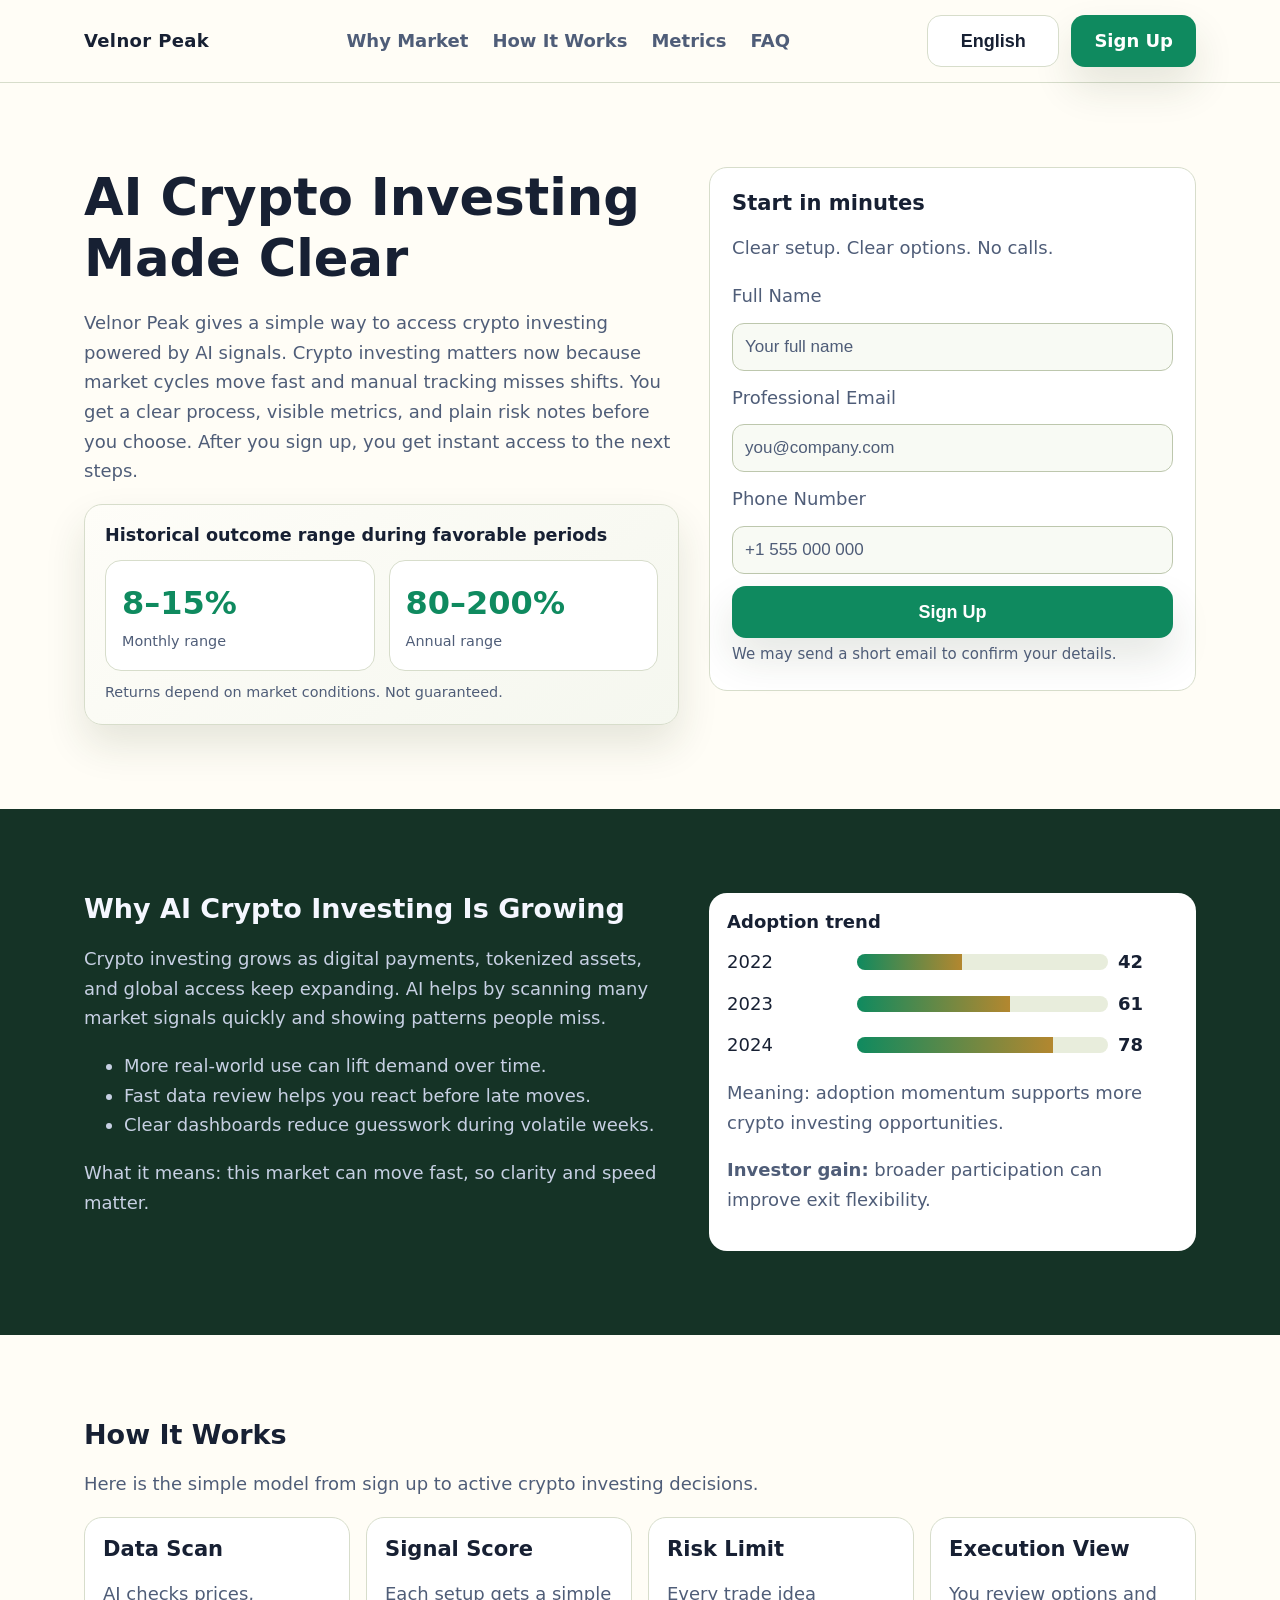
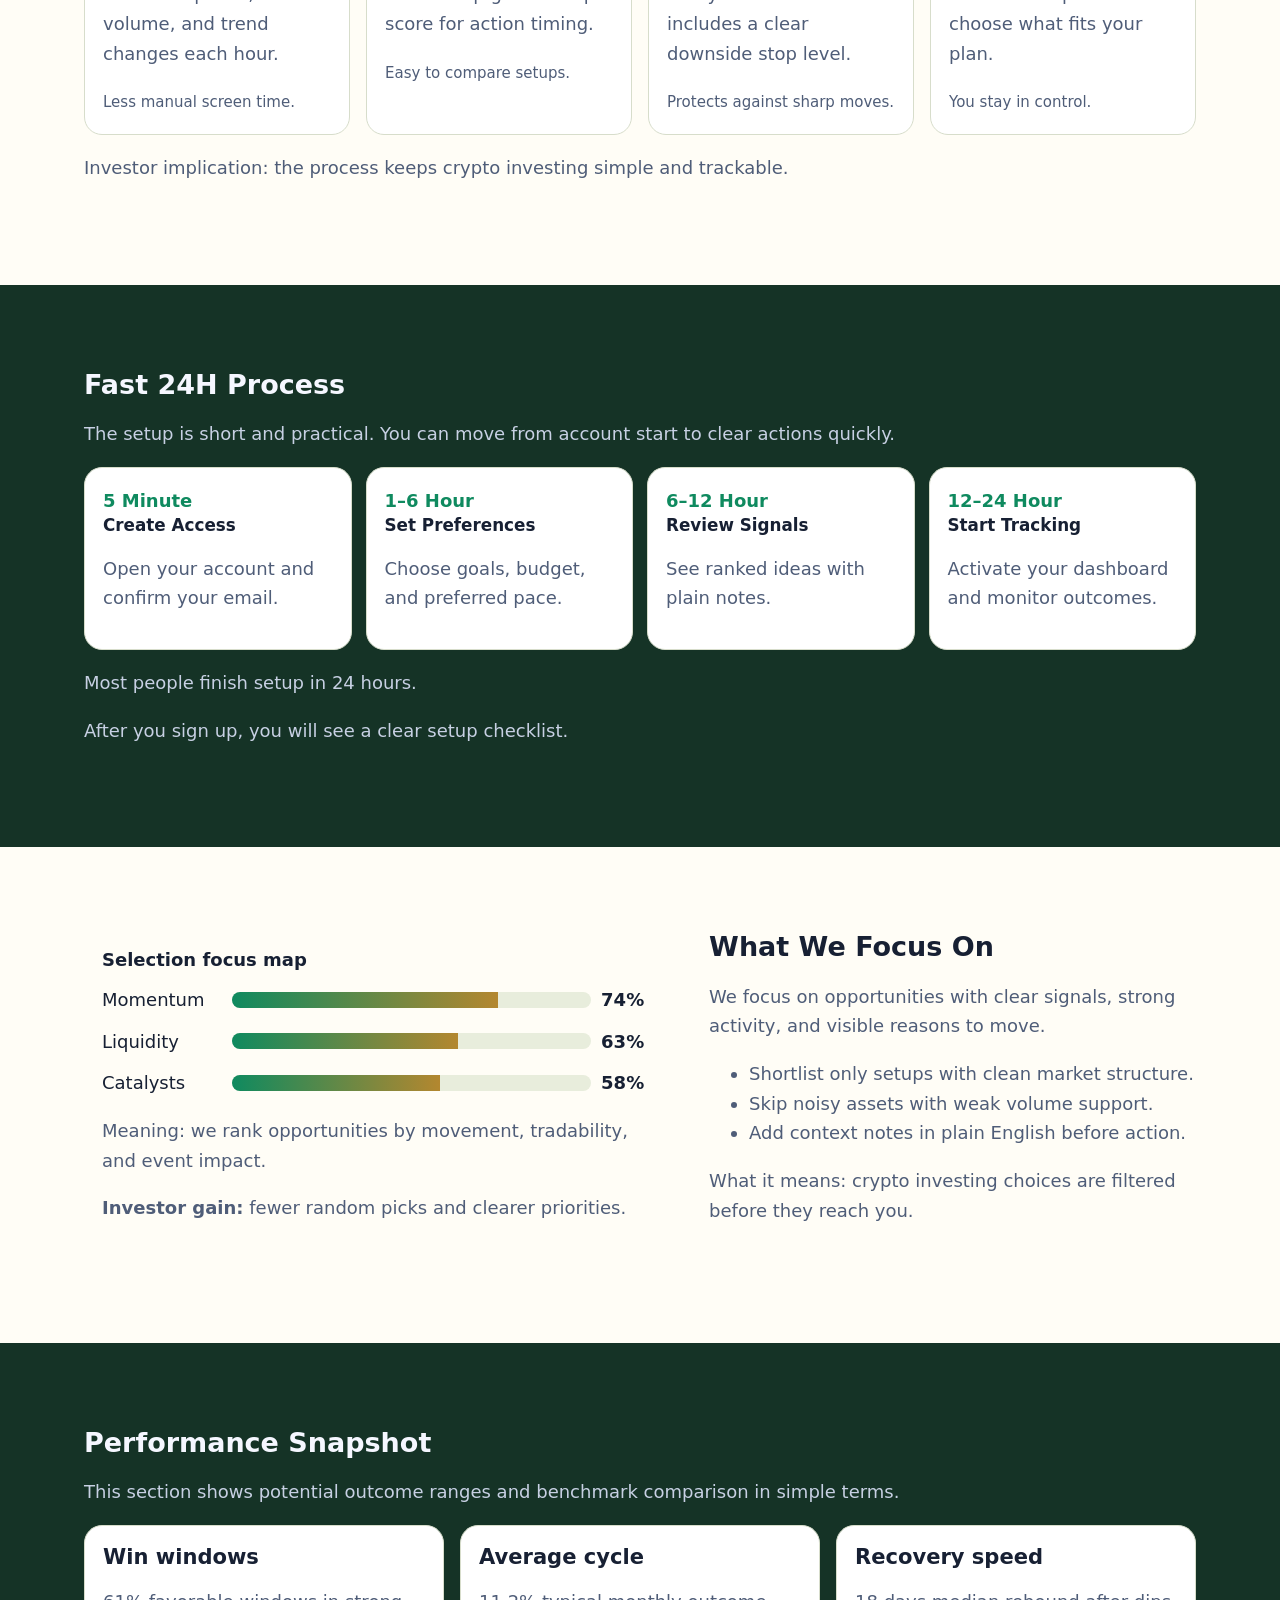
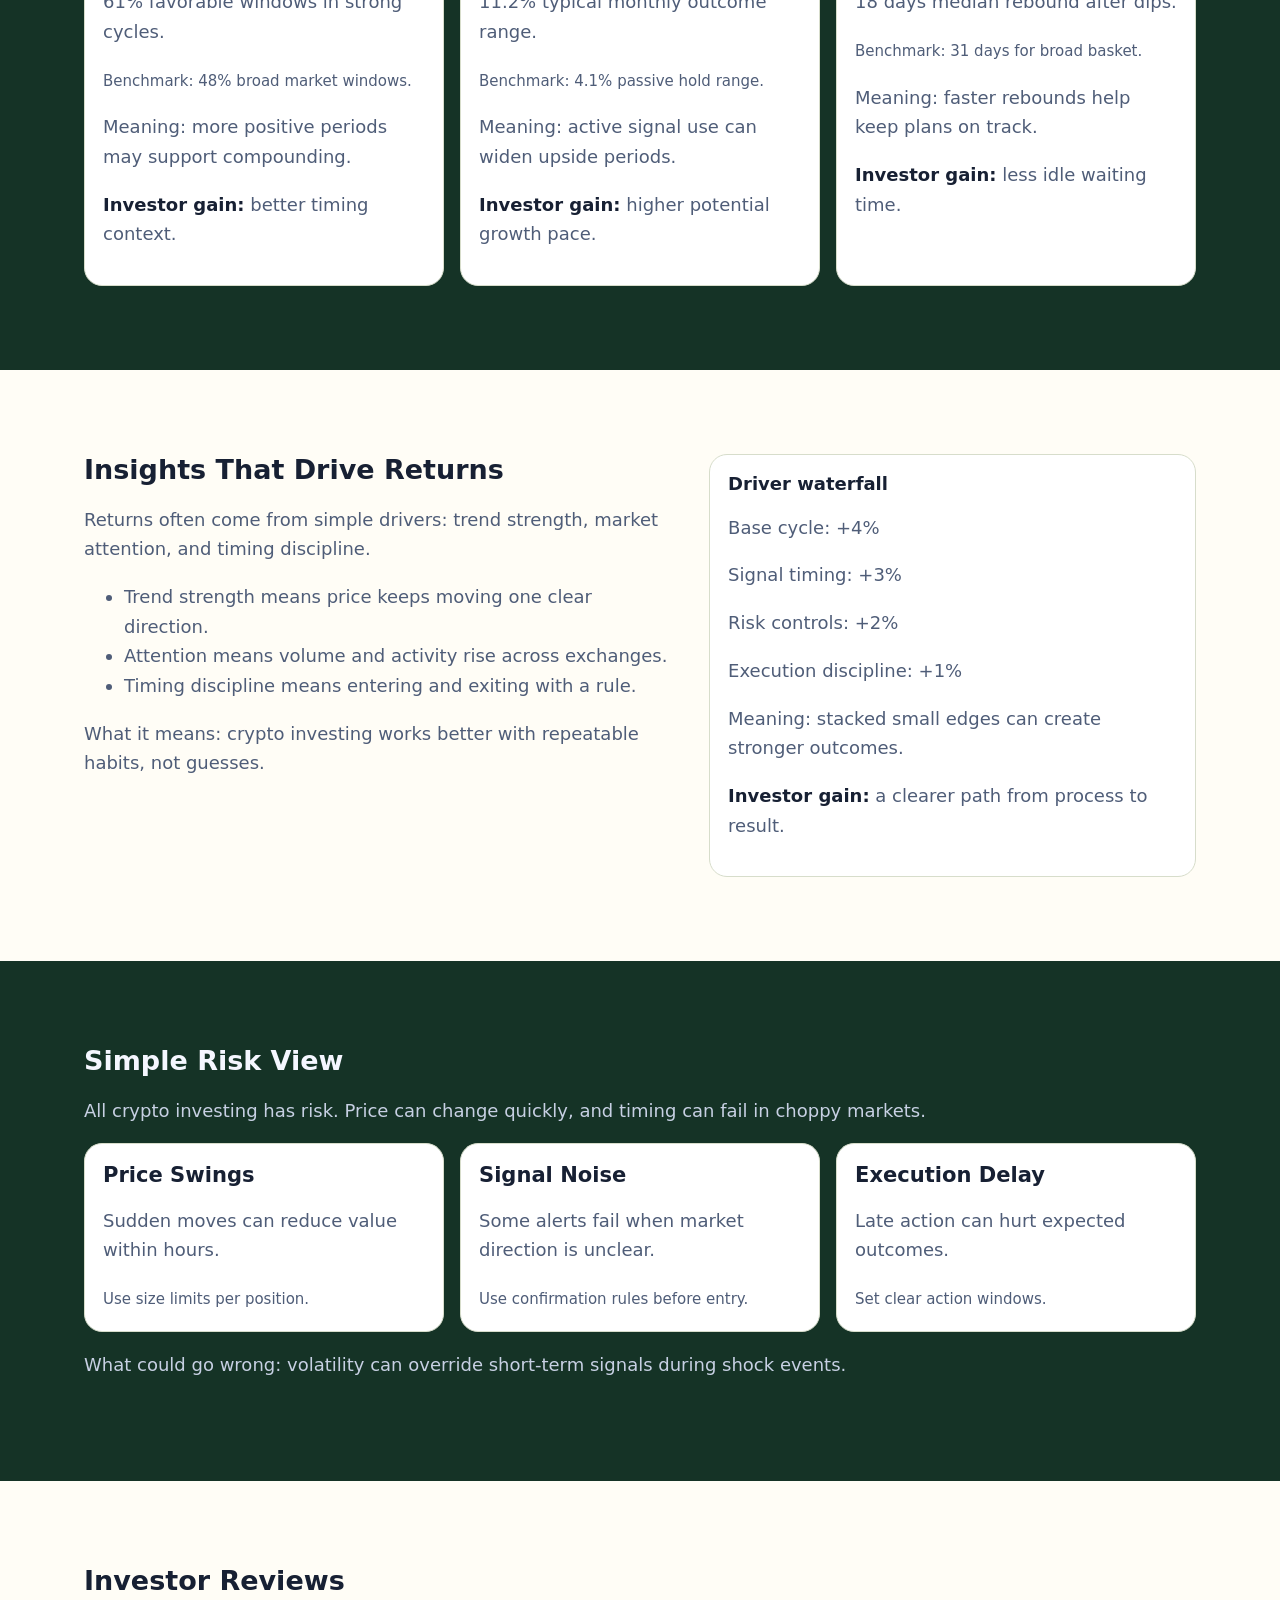
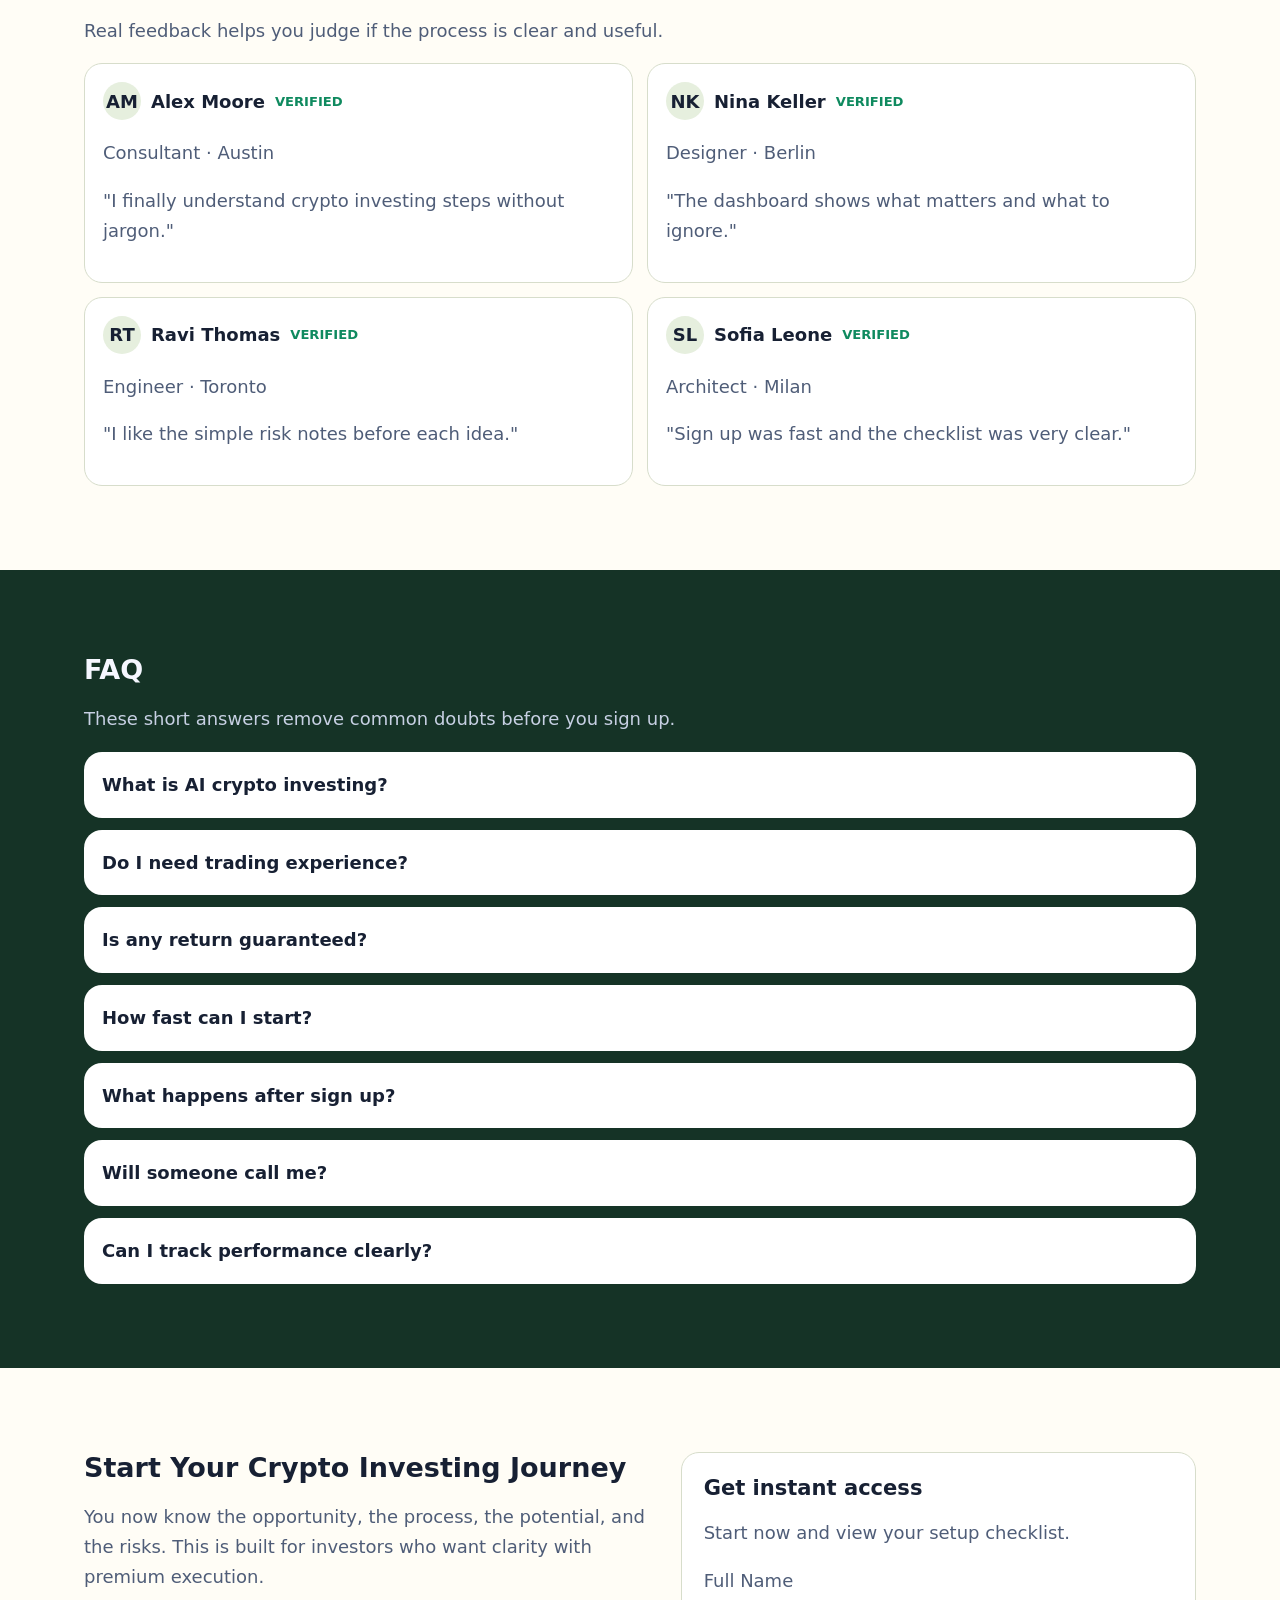
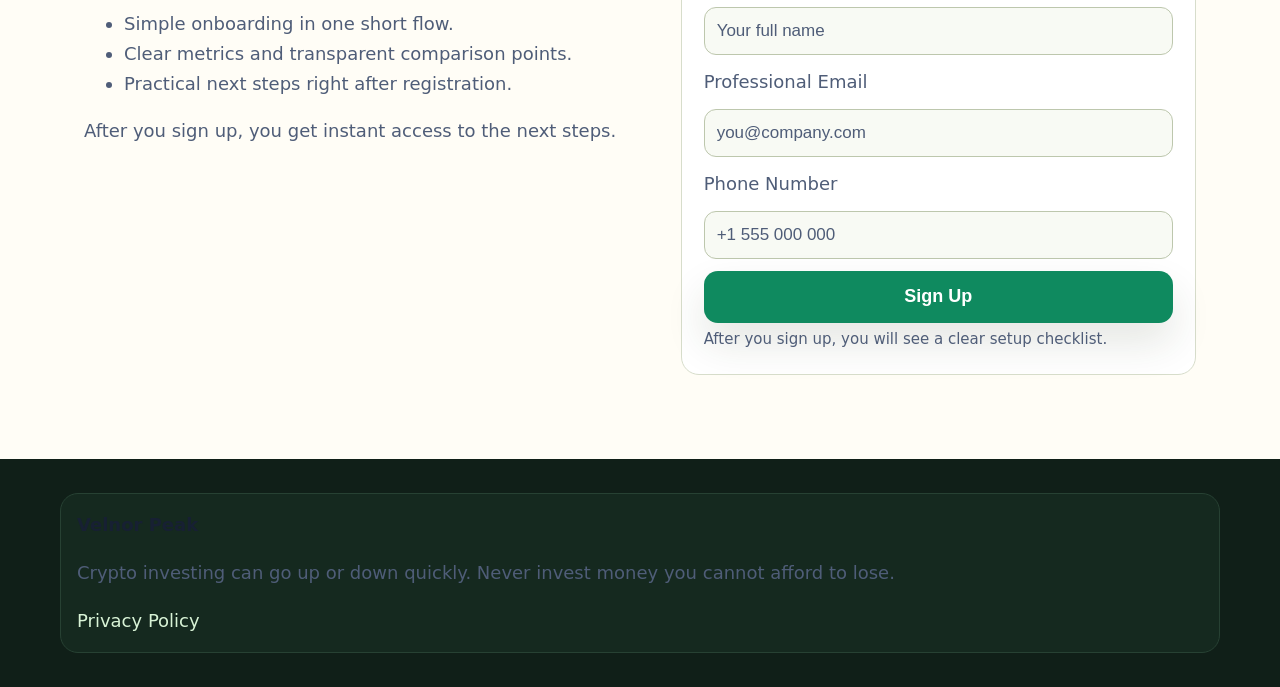
<file: index.html>
<!doctype html>
<html lang="en">
<head>
  <meta charset="UTF-8">
  <meta name="viewport" content="width=device-width, initial-scale=1.0">
  <title>Velnor Peak | AI Crypto Investing for Clear Growth (English)</title>
  <meta name="description" content="English page in English: clear crypto investing steps, risks, metrics, and sign up flow within 24 hours.">
  <link rel="canonical" href="https://velnorpeak.com/">
  <link rel="alternate" hreflang="en" href="https://velnorpeak.com/index.html">
  <link rel="alternate" hreflang="de" href="https://velnorpeak.com/de/index.html">
  <link rel="alternate" hreflang="fr" href="https://velnorpeak.com/fr/index.html">
  <link rel="alternate" hreflang="es" href="https://velnorpeak.com/es/index.html">
  <link rel="alternate" hreflang="it" href="https://velnorpeak.com/it/index.html">
  <link rel="alternate" hreflang="tr" href="https://velnorpeak.com/tr/index.html">
  <link rel="alternate" hreflang="pt" href="https://velnorpeak.com/pt/index.html">
  <link rel="alternate" hreflang="ja" href="https://velnorpeak.com/jp/index.html">
  <link rel="alternate" hreflang="sk" href="https://velnorpeak.com/sk/index.html">
  <link rel="alternate" hreflang="nl-BE" href="https://velnorpeak.com/be/index.html">
  <link rel="alternate" hreflang="x-default" href="https://velnorpeak.com/index.html">
  <meta property="og:title" content="Velnor Peak | AI Crypto Investing for Clear Growth (English)">
  <meta property="og:description" content="English page in English: clear crypto investing steps, risks, metrics, and sign up flow within 24 hours.">
  <meta property="og:type" content="website">
  <meta property="og:url" content="https://velnorpeak.com/">
  <meta property="twitter:card" content="summary_large_image">
  <meta property="twitter:title" content="Velnor Peak | AI Crypto Investing for Clear Growth (English)">
  <meta property="twitter:description" content="English page in English: clear crypto investing steps, risks, metrics, and sign up flow within 24 hours.">
  <link rel="stylesheet" href="assets/style.css">
</head>
<body>
<header class="header">
  <div class="container header-inner">
    <a class="brand" href="index.html">Velnor Peak</a>
    <nav class="nav" aria-label="Primary navigation">
      <a href="#market">Why Market</a><a href="#model">How It Works</a><a href="#metrics">Metrics</a><a href="#faq">FAQ</a>
    </nav>
    <div class="right-tools">
      <div class="lang-wrap">
        <button class="lang-current" aria-expanded="false">English</button>
        <div class="lang-menu">
<a href="index.html"><svg class="flag" viewBox="0 0 20 14" aria-hidden="true"><rect width="20" height="14" fill="#012169"/><rect y="6" width="20" height="2" fill="#fff"/><rect x="9" width="2" height="14" fill="#fff"/></svg>English</a>
<a href="de/index.html"><svg class="flag" viewBox="0 0 20 14" aria-hidden="true"><rect width="20" height="4.7" fill="#111"/><rect y="4.7" width="20" height="4.7" fill="#d00"/><rect y="9.4" width="20" height="4.6" fill="#ffce00"/></svg>Deutsch</a>
<a href="fr/index.html"><svg class="flag" viewBox="0 0 20 14" aria-hidden="true"><rect width="6.6" height="14" fill="#0055a4"/><rect x="6.6" width="6.8" height="14" fill="#fff"/><rect x="13.4" width="6.6" height="14" fill="#ef4135"/></svg>Français</a>
<a href="es/index.html"><svg class="flag" viewBox="0 0 20 14" aria-hidden="true"><rect width="20" height="14" fill="#aa151b"/><rect y="4" width="20" height="6" fill="#f1bf00"/></svg>Español</a>
<a href="it/index.html"><svg class="flag" viewBox="0 0 20 14" aria-hidden="true"><rect width="6.6" height="14" fill="#009246"/><rect x="6.6" width="6.8" height="14" fill="#fff"/><rect x="13.4" width="6.6" height="14" fill="#ce2b37"/></svg>Italiano</a>
<a href="tr/index.html"><svg class="flag" viewBox="0 0 20 14" aria-hidden="true"><rect width="20" height="14" fill="#e30a17"/><circle cx="8" cy="7" r="3.2" fill="#fff"/><circle cx="8.8" cy="7" r="2.5" fill="#e30a17"/></svg>Türkçe</a>
<a href="pt/index.html"><svg class="flag" viewBox="0 0 20 14" aria-hidden="true"><rect width="8" height="14" fill="#046a38"/><rect x="8" width="12" height="14" fill="#da291c"/></svg>Português</a>
<a href="jp/index.html"><svg class="flag" viewBox="0 0 20 14" aria-hidden="true"><rect width="20" height="14" fill="#fff"/><circle cx="10" cy="7" r="3.2" fill="#bc002d"/></svg>日本語</a>
<a href="sk/index.html"><svg class="flag" viewBox="0 0 20 14" aria-hidden="true"><rect width="20" height="4.7" fill="#fff"/><rect y="4.7" width="20" height="4.7" fill="#0b4ea2"/><rect y="9.4" width="20" height="4.6" fill="#ee1c25"/></svg>Slovak</a>
<a href="be/index.html"><svg class="flag" viewBox="0 0 20 14" aria-hidden="true"><rect width="6.6" height="14" fill="#000"/><rect x="6.6" width="6.8" height="14" fill="#ffd90c"/><rect x="13.4" width="6.6" height="14" fill="#ef3340"/></svg>Nederlands (BE)</a>
</div>
      </div>
      <a class="btn" href="#signup-final">Sign Up</a>
      <button id="mobileToggle" class="btn mobile-toggle" aria-label="Open menu">☰</button>
    </div>
  </div>
</header>

<div id="mobileDrawer" class="drawer" aria-hidden="true">
  <div class="drawer-backdrop"></div>
  <div class="drawer-panel">
    <button id="drawerClose" class="icon-btn" aria-label="Close menu">×</button>
    <nav class="drawer-nav" aria-label="Mobile navigation">
      <a href="#market">Why Market</a><a href="#model">How It Works</a><a href="#focus">Focus</a><a href="#metrics">Metrics</a><a href="#reviews">Reviews</a><a href="#faq">FAQ</a>
    </nav>
    <div class="lang-wrap">
      <button class="lang-current" aria-expanded="false">English</button>
      <div class="lang-menu">
<a href="index.html"><svg class="flag" viewBox="0 0 20 14" aria-hidden="true"><rect width="20" height="14" fill="#012169"/><rect y="6" width="20" height="2" fill="#fff"/><rect x="9" width="2" height="14" fill="#fff"/></svg>English</a>
<a href="de/index.html"><svg class="flag" viewBox="0 0 20 14" aria-hidden="true"><rect width="20" height="4.7" fill="#111"/><rect y="4.7" width="20" height="4.7" fill="#d00"/><rect y="9.4" width="20" height="4.6" fill="#ffce00"/></svg>Deutsch</a>
<a href="fr/index.html"><svg class="flag" viewBox="0 0 20 14" aria-hidden="true"><rect width="6.6" height="14" fill="#0055a4"/><rect x="6.6" width="6.8" height="14" fill="#fff"/><rect x="13.4" width="6.6" height="14" fill="#ef4135"/></svg>Français</a>
<a href="es/index.html"><svg class="flag" viewBox="0 0 20 14" aria-hidden="true"><rect width="20" height="14" fill="#aa151b"/><rect y="4" width="20" height="6" fill="#f1bf00"/></svg>Español</a>
<a href="it/index.html"><svg class="flag" viewBox="0 0 20 14" aria-hidden="true"><rect width="6.6" height="14" fill="#009246"/><rect x="6.6" width="6.8" height="14" fill="#fff"/><rect x="13.4" width="6.6" height="14" fill="#ce2b37"/></svg>Italiano</a>
<a href="tr/index.html"><svg class="flag" viewBox="0 0 20 14" aria-hidden="true"><rect width="20" height="14" fill="#e30a17"/><circle cx="8" cy="7" r="3.2" fill="#fff"/><circle cx="8.8" cy="7" r="2.5" fill="#e30a17"/></svg>Türkçe</a>
<a href="pt/index.html"><svg class="flag" viewBox="0 0 20 14" aria-hidden="true"><rect width="8" height="14" fill="#046a38"/><rect x="8" width="12" height="14" fill="#da291c"/></svg>Português</a>
<a href="jp/index.html"><svg class="flag" viewBox="0 0 20 14" aria-hidden="true"><rect width="20" height="14" fill="#fff"/><circle cx="10" cy="7" r="3.2" fill="#bc002d"/></svg>日本語</a>
<a href="sk/index.html"><svg class="flag" viewBox="0 0 20 14" aria-hidden="true"><rect width="20" height="4.7" fill="#fff"/><rect y="4.7" width="20" height="4.7" fill="#0b4ea2"/><rect y="9.4" width="20" height="4.6" fill="#ee1c25"/></svg>Slovak</a>
<a href="be/index.html"><svg class="flag" viewBox="0 0 20 14" aria-hidden="true"><rect width="6.6" height="14" fill="#000"/><rect x="6.6" width="6.8" height="14" fill="#ffd90c"/><rect x="13.4" width="6.6" height="14" fill="#ef3340"/></svg>Nederlands (BE)</a>
</div>
    </div>
    <p></p>
    <a class="btn" href="#signup-final">Sign Up</a>
  </div>
</div>

<main>
<section class="section light hero">
  <div class="container hero-grid reveal">
    <div>
      <h1>AI Crypto Investing Made Clear</h1>
      <p>Velnor Peak gives a simple way to access crypto investing powered by AI signals. Crypto investing matters now because market cycles move fast and manual tracking misses shifts. You get a clear process, visible metrics, and plain risk notes before you choose. After you sign up, you get instant access to the next steps.</p>
      <div class="hero-panel">
        <h4>Historical outcome range during favorable periods</h4>
        <div class="range">
          <div class="range-box"><div class="range-num">8–15%</div><div class="range-label">Monthly range</div></div>
          <div class="range-box"><div class="range-num">80–200%</div><div class="range-label">Annual range</div></div>
        </div>
        <div class="disclaimer">Returns depend on market conditions. Not guaranteed.</div>
      </div>
    </div>
    <form class="form-card" aria-label="Hero signup form">
      <h3 class="form-title">Start in minutes</h3>
      <p class="form-sub">Clear setup. Clear options. No calls.</p>
      <div class="form-stack">
        <label for="name-top">Full Name</label><input id="name-top" name="name" placeholder="Your full name" required>
        <label for="mail-top">Professional Email</label><input id="mail-top" type="email" name="email" placeholder="you@company.com" required>
        <label for="phone-top">Phone Number</label><input id="phone-top" type="tel" name="phone" placeholder="+1 555 000 000" required>
        <button class="btn" type="submit">Sign Up</button>
      </div>
      <small>We may send a short email to confirm your details.</small>
    </form>
  </div>
</section>

<section id="market" class="section dark">
  <div class="container two-col reveal">
    <div>
      <h2>Why AI Crypto Investing Is Growing</h2>
      <p>Crypto investing grows as digital payments, tokenized assets, and global access keep expanding. AI helps by scanning many market signals quickly and showing patterns people miss.</p>
      <ul>
        <li>More real-world use can lift demand over time.</li>
        <li>Fast data review helps you react before late moves.</li>
        <li>Clear dashboards reduce guesswork during volatile weeks.</li>
      </ul>
      <p>What it means: this market can move fast, so clarity and speed matter.</p>
    </div>
    <div class="visual-card">
      <h4>Adoption trend</h4>
      <div class="visual-bars">
        <div class="bar-row"><span>2022</span><div class="bar-track"><div class="bar-fill" style="width:42%"></div></div><strong>42</strong></div>
        <div class="bar-row"><span>2023</span><div class="bar-track"><div class="bar-fill" style="width:61%"></div></div><strong>61</strong></div>
        <div class="bar-row"><span>2024</span><div class="bar-track"><div class="bar-fill" style="width:78%"></div></div><strong>78</strong></div>
      </div>
      <p>Meaning: adoption momentum supports more crypto investing opportunities.</p>
      <p><strong>Investor gain:</strong> broader participation can improve exit flexibility.</p>
    </div>
  </div>
</section>

<section id="model" class="section light">
  <div class="container reveal">
    <h2>How It Works</h2>
    <p>Here is the simple model from sign up to active crypto investing decisions.</p>
    <div class="grid-4">
      <article class="card"><h3>Data Scan</h3><p>AI checks prices, volume, and trend changes each hour.</p><small class="muted">Less manual screen time.</small></article>
      <article class="card"><h3>Signal Score</h3><p>Each setup gets a simple score for action timing.</p><small class="muted">Easy to compare setups.</small></article>
      <article class="card"><h3>Risk Limit</h3><p>Every trade idea includes a clear downside stop level.</p><small class="muted">Protects against sharp moves.</small></article>
      <article class="card"><h3>Execution View</h3><p>You review options and choose what fits your plan.</p><small class="muted">You stay in control.</small></article>
    </div>
    <p>Investor implication: the process keeps crypto investing simple and trackable.</p>
  </div>
</section>

<section class="section dark">
  <div class="container reveal">
    <h2>Fast 24H Process</h2>
    <p>The setup is short and practical. You can move from account start to clear actions quickly.</p>
    <div class="process-grid">
      <article class="process-card card"><div class="time">5 Minute</div><h4>Create Access</h4><p>Open your account and confirm your email.</p></article>
      <article class="process-card card"><div class="time">1–6 Hour</div><h4>Set Preferences</h4><p>Choose goals, budget, and preferred pace.</p></article>
      <article class="process-card card"><div class="time">6–12 Hour</div><h4>Review Signals</h4><p>See ranked ideas with plain notes.</p></article>
      <article class="process-card card"><div class="time">12–24 Hour</div><h4>Start Tracking</h4><p>Activate your dashboard and monitor outcomes.</p></article>
    </div>
    <p>Most people finish setup in 24 hours.</p>
    <p>After you sign up, you will see a clear setup checklist.</p>
  </div>
</section>

<section id="focus" class="section light">
  <div class="container two-col reveal">
    <div class="visual-card">
      <h4>Selection focus map</h4>
      <div class="visual-bars">
        <div class="bar-row"><span>Momentum</span><div class="bar-track"><div class="bar-fill" style="width:74%"></div></div><strong>74%</strong></div>
        <div class="bar-row"><span>Liquidity</span><div class="bar-track"><div class="bar-fill" style="width:63%"></div></div><strong>63%</strong></div>
        <div class="bar-row"><span>Catalysts</span><div class="bar-track"><div class="bar-fill" style="width:58%"></div></div><strong>58%</strong></div>
      </div>
      <p>Meaning: we rank opportunities by movement, tradability, and event impact.</p>
      <p><strong>Investor gain:</strong> fewer random picks and clearer priorities.</p>
    </div>
    <div>
      <h2>What We Focus On</h2>
      <p>We focus on opportunities with clear signals, strong activity, and visible reasons to move.</p>
      <ul>
        <li>Shortlist only setups with clean market structure.</li>
        <li>Skip noisy assets with weak volume support.</li>
        <li>Add context notes in plain English before action.</li>
      </ul>
      <p>What it means: crypto investing choices are filtered before they reach you.</p>
    </div>
  </div>
</section>

<section id="metrics" class="section dark">
  <div class="container reveal">
    <h2>Performance Snapshot</h2>
    <p>This section shows potential outcome ranges and benchmark comparison in simple terms.</p>
    <div class="grid-3">
      <article class="kpi-card card"><h3>Win windows</h3><p>61% favorable windows in strong cycles.</p><small>Benchmark: 48% broad market windows.</small><p>Meaning: more positive periods may support compounding.</p><p><strong>Investor gain:</strong> better timing context.</p></article>
      <article class="kpi-card card"><h3>Average cycle</h3><p>11.2% typical monthly outcome range.</p><small>Benchmark: 4.1% passive hold range.</small><p>Meaning: active signal use can widen upside periods.</p><p><strong>Investor gain:</strong> higher potential growth pace.</p></article>
      <article class="kpi-card card"><h3>Recovery speed</h3><p>18 days median rebound after dips.</p><small>Benchmark: 31 days for broad basket.</small><p>Meaning: faster rebounds help keep plans on track.</p><p><strong>Investor gain:</strong> less idle waiting time.</p></article>
    </div>
  </div>
</section>

<section class="section light">
  <div class="container two-col reveal">
    <div>
      <h2>Insights That Drive Returns</h2>
      <p>Returns often come from simple drivers: trend strength, market attention, and timing discipline.</p>
      <ul>
        <li>Trend strength means price keeps moving one clear direction.</li>
        <li>Attention means volume and activity rise across exchanges.</li>
        <li>Timing discipline means entering and exiting with a rule.</li>
      </ul>
      <p>What it means: crypto investing works better with repeatable habits, not guesses.</p>
    </div>
    <div class="card">
      <h4>Driver waterfall</h4>
      <p>Base cycle: +4%</p>
      <p>Signal timing: +3%</p>
      <p>Risk controls: +2%</p>
      <p>Execution discipline: +1%</p>
      <p>Meaning: stacked small edges can create stronger outcomes.</p>
      <p><strong>Investor gain:</strong> a clearer path from process to result.</p>
    </div>
  </div>
</section>

<section class="section dark">
  <div class="container reveal">
    <h2>Simple Risk View</h2>
    <p>All crypto investing has risk. Price can change quickly, and timing can fail in choppy markets.</p>
    <div class="grid-3">
      <article class="card"><h3>Price Swings</h3><p>Sudden moves can reduce value within hours.</p><small>Use size limits per position.</small></article>
      <article class="card"><h3>Signal Noise</h3><p>Some alerts fail when market direction is unclear.</p><small>Use confirmation rules before entry.</small></article>
      <article class="card"><h3>Execution Delay</h3><p>Late action can hurt expected outcomes.</p><small>Set clear action windows.</small></article>
    </div>
    <p>What could go wrong: volatility can override short-term signals during shock events.</p>
  </div>
</section>

<section id="reviews" class="section light">
  <div class="container reveal">
    <h2>Investor Reviews</h2>
    <p>Real feedback helps you judge if the process is clear and useful.</p>
    <div class="reviews">
      <article class="review-card card"><div class="review-head"><div class="avatar">AM</div><strong>Alex Moore</strong><span class="verified">VERIFIED</span></div><p>Consultant · Austin</p><p>"I finally understand crypto investing steps without jargon."</p></article>
      <article class="review-card card"><div class="review-head"><div class="avatar">NK</div><strong>Nina Keller</strong><span class="verified">VERIFIED</span></div><p>Designer · Berlin</p><p>"The dashboard shows what matters and what to ignore."</p></article>
      <article class="review-card card"><div class="review-head"><div class="avatar">RT</div><strong>Ravi Thomas</strong><span class="verified">VERIFIED</span></div><p>Engineer · Toronto</p><p>"I like the simple risk notes before each idea."</p></article>
      <article class="review-card card"><div class="review-head"><div class="avatar">SL</div><strong>Sofia Leone</strong><span class="verified">VERIFIED</span></div><p>Architect · Milan</p><p>"Sign up was fast and the checklist was very clear."</p></article>
    </div>
  </div>
</section>

<section id="faq" class="section dark">
  <div class="container reveal">
    <h2>FAQ</h2>
    <p>These short answers remove common doubts before you sign up.</p>
    <div class="faq-list">
      <details class="faq-item"><summary>What is AI crypto investing?</summary><div class="faq-content"><p>It uses software to read market data and highlight possible crypto investing moves.</p></div></details>
      <details class="faq-item"><summary>Do I need trading experience?</summary><div class="faq-content"><p>No. The flow is guided and each step uses simple language.</p></div></details>
      <details class="faq-item"><summary>Is any return guaranteed?</summary><div class="faq-content"><p>No. Returns depend on market conditions. Not guaranteed.</p></div></details>
      <details class="faq-item"><summary>How fast can I start?</summary><div class="faq-content"><p>Most people complete setup in 24 hours and can review options right away.</p></div></details>
      <details class="faq-item"><summary>What happens after sign up?</summary><div class="faq-content"><p>After you sign up, you can review the options and choose what to do next.</p></div></details>
      <details class="faq-item"><summary>Will someone call me?</summary><div class="faq-content"><p>No calls are required. We may send a short email to confirm your details.</p></div></details>
      <details class="faq-item"><summary>Can I track performance clearly?</summary><div class="faq-content"><p>Yes. You see transparent metrics, comparisons, and plain-language notes.</p></div></details>
    </div>
  </div>
</section>

<section id="signup-final" class="section light">
  <div class="container final-wrap reveal">
    <div>
      <h2>Start Your Crypto Investing Journey</h2>
      <p>You now know the opportunity, the process, the potential, and the risks. This is built for investors who want clarity with premium execution.</p>
      <ul>
        <li>Simple onboarding in one short flow.</li>
        <li>Clear metrics and transparent comparison points.</li>
        <li>Practical next steps right after registration.</li>
      </ul>
      <p>After you sign up, you get instant access to the next steps.</p>
    </div>
    <form class="form-card" aria-label="Final signup form">
      <h3>Get instant access</h3>
      <p>Start now and view your setup checklist.</p>
      <div class="form-stack">
        <label for="name-bottom">Full Name</label><input id="name-bottom" name="name" placeholder="Your full name" required>
        <label for="mail-bottom">Professional Email</label><input id="mail-bottom" type="email" name="email" placeholder="you@company.com" required>
        <label for="phone-bottom">Phone Number</label><input id="phone-bottom" type="tel" name="phone" placeholder="+1 555 000 000" required>
        <button class="btn" type="submit">Sign Up</button>
      </div>
      <small>After you sign up, you will see a clear setup checklist.</small>
    </form>
  </div>
</section>
</main>

<footer class="footer">
  <div class="container footer-panel">
    <strong>Velnor Peak</strong>
    <p>Crypto investing can go up or down quickly. Never invest money you cannot afford to lose.</p>
    <a href="#" data-open-privacy>Privacy Policy</a>
  </div>
</footer>

<div id="privacyModal" class="modal" role="dialog" aria-modal="true" aria-labelledby="privacyTitle">
  <div class="modal-card">
    <div class="modal-head"><h3 id="privacyTitle">Privacy Policy</h3><button id="privacyCloseX" class="icon-btn" aria-label="Close privacy modal">×</button></div>
    <p><strong>Introduction:</strong> We explain clearly how your data is used and protected.</p>
    <p><strong>Data collection:</strong> We collect your name, email, phone number, and basic usage logs.</p>
    <p><strong>Legal basis:</strong> We process data to provide access, support your account, and meet legal duties.</p>
    <p><strong>Cookies:</strong> Cookies help keep sessions active, remember settings, and measure page performance.</p>
    <p><strong>Retention:</strong> We keep personal data only as long as needed for service and legal obligations.</p>
    <p><strong>Third-party sharing:</strong> We share limited data with trusted providers for hosting, analytics, and email delivery.</p>
    <p><strong>Security:</strong> We use encryption, access controls, and monitoring to reduce unauthorized access risks.</p>
    <p><strong>User rights:</strong> You can request access, correction, deletion, restriction, or portability of your personal data.</p>
    <p><strong>International transfers:</strong> Data may move across countries with safeguards for equivalent protection levels.</p>
    <p><strong>Industry risk disclosure:</strong> Investment data may include market volatility indicators and scenario outcomes.</p>
    <p><strong>Contact:</strong> privacy@velnorpeak.com for any privacy request or complaint.</p>
    <div class="modal-footer"><button id="privacyCloseBtn" class="btn" type="button">Close</button></div>
  </div>
</div>

<script type="application/ld+json">{"@context":"https://schema.org","@type":"Organization","name":"Velnor Peak","url":"https://velnorpeak.com","email":"hello@velnorpeak.com"}</script>
<script type="application/ld+json">{"@context":"https://schema.org","@type":"WebSite","name":"Velnor Peak","url":"https://velnorpeak.com"}</script>
<script type="application/ld+json">{"@context":"https://schema.org","@type":"FAQPage","mainEntity":[{"@type":"Question","name":"What is AI crypto investing?","acceptedAnswer":{"@type":"Answer","text":"It uses software to read market data and highlight possible crypto investing moves."}},{"@type":"Question","name":"Is any return guaranteed?","acceptedAnswer":{"@type":"Answer","text":"No. Returns depend on market conditions. Not guaranteed."}}]}</script>
<script type="application/ld+json">{"@context":"https://schema.org","@type":"Review","itemReviewed":{"@type":"Service","name":"Velnor Peak"},"author":{"@type":"Person","name":"Alex Moore"},"reviewBody":"I finally understand crypto investing steps without jargon."}</script>
<script src="assets/app.js" defer></script>
</body>
</html>
</file>
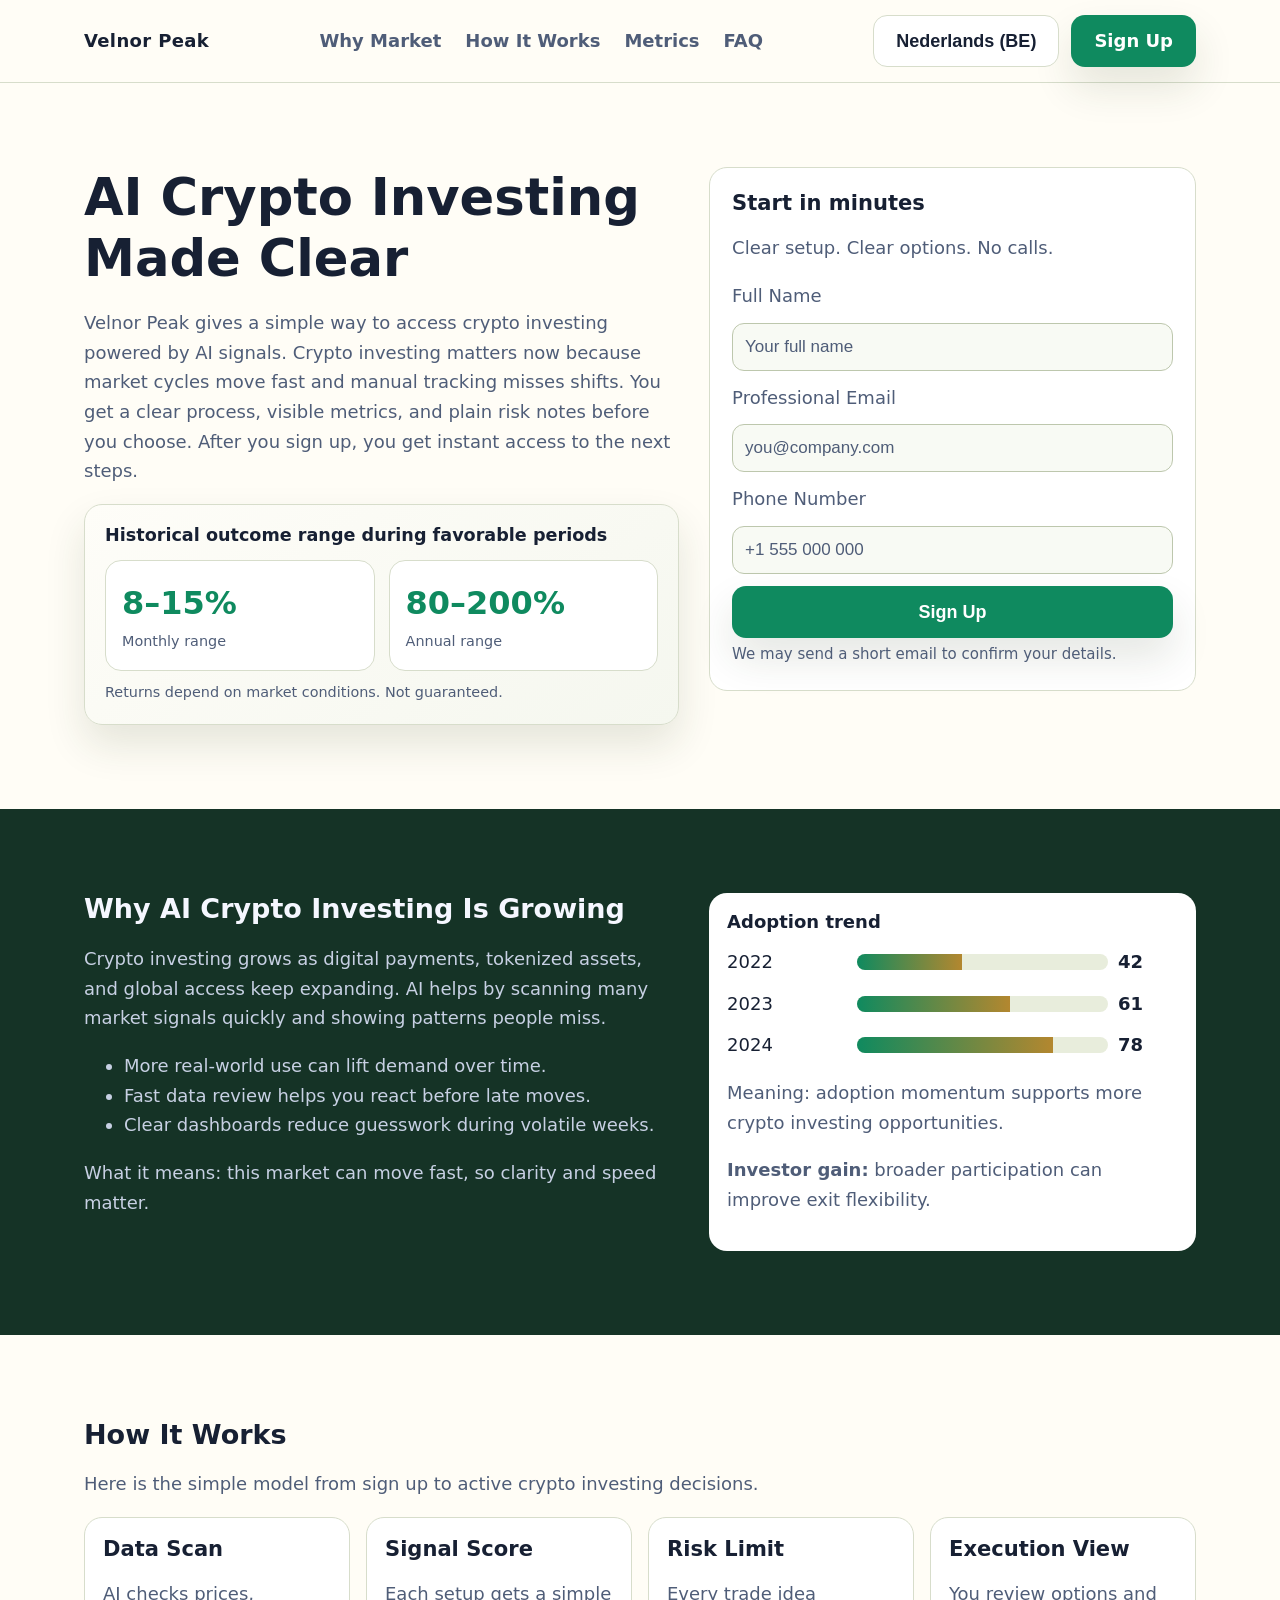
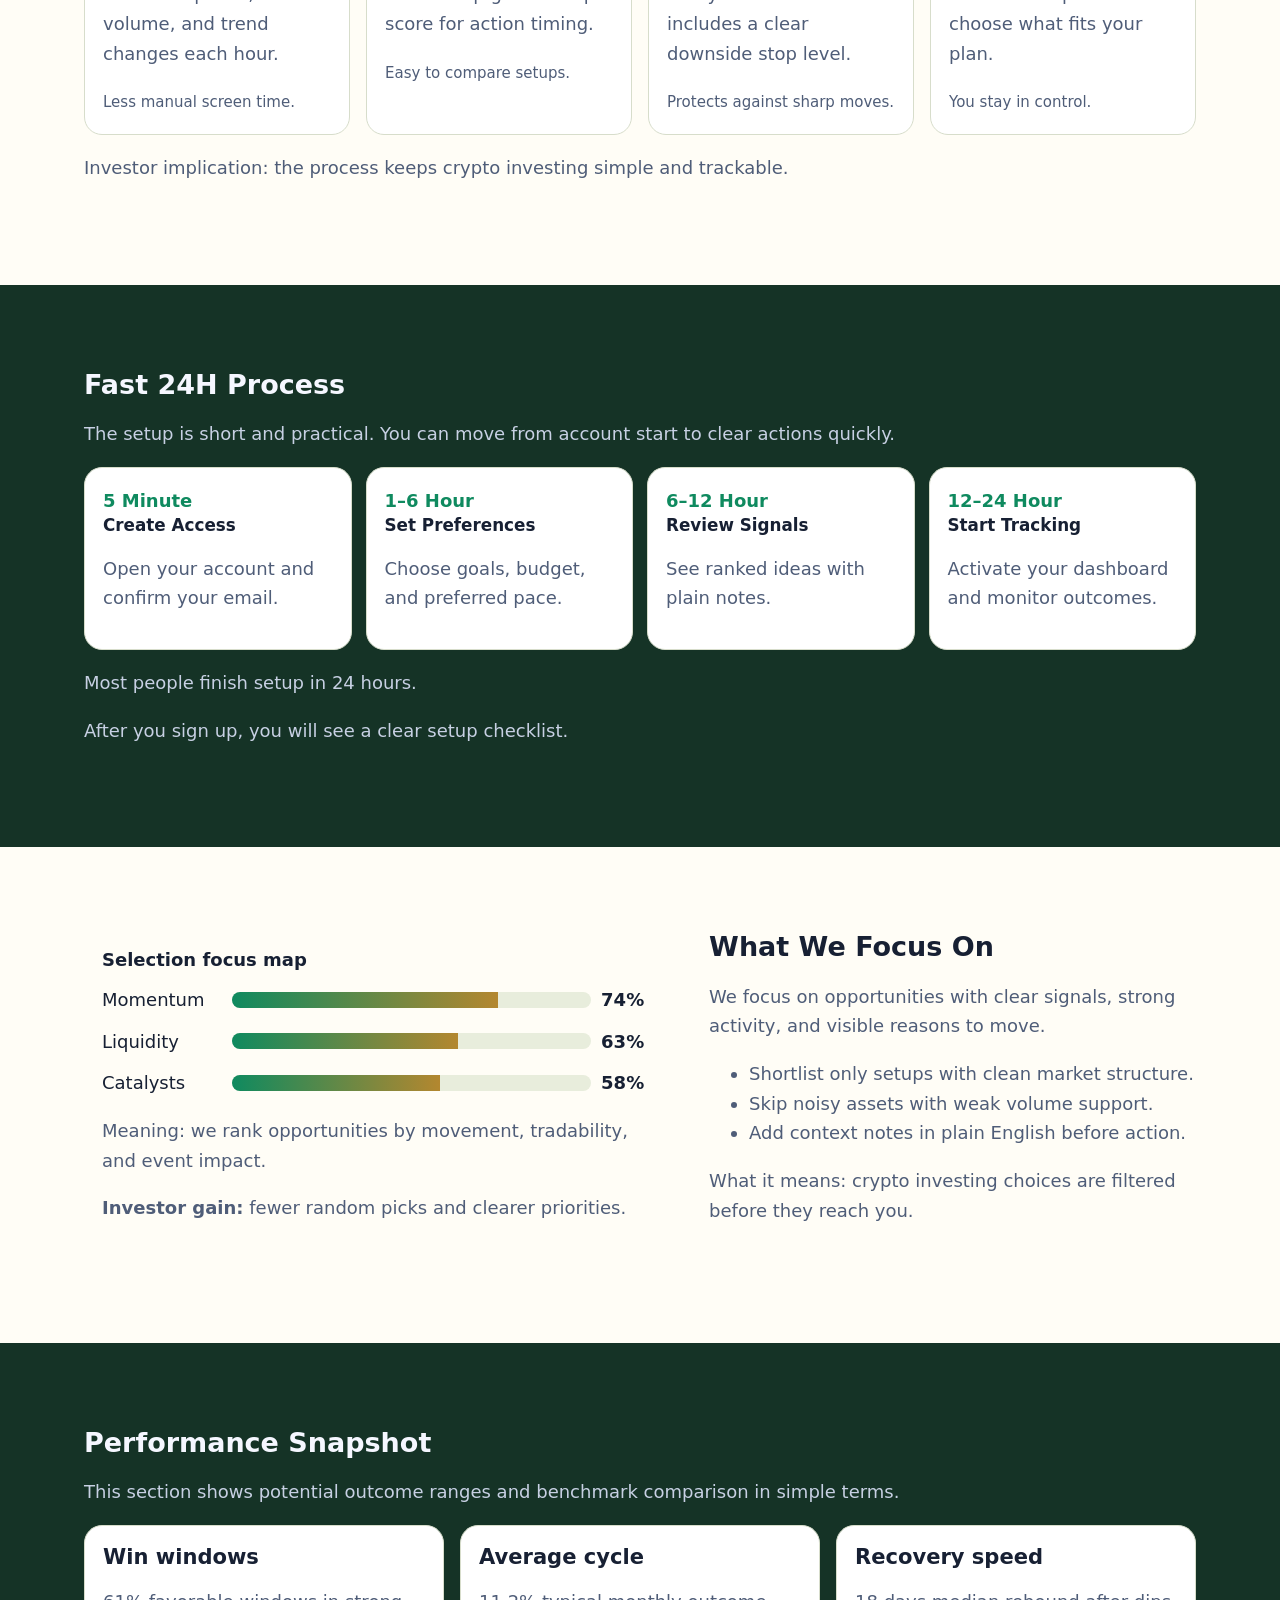
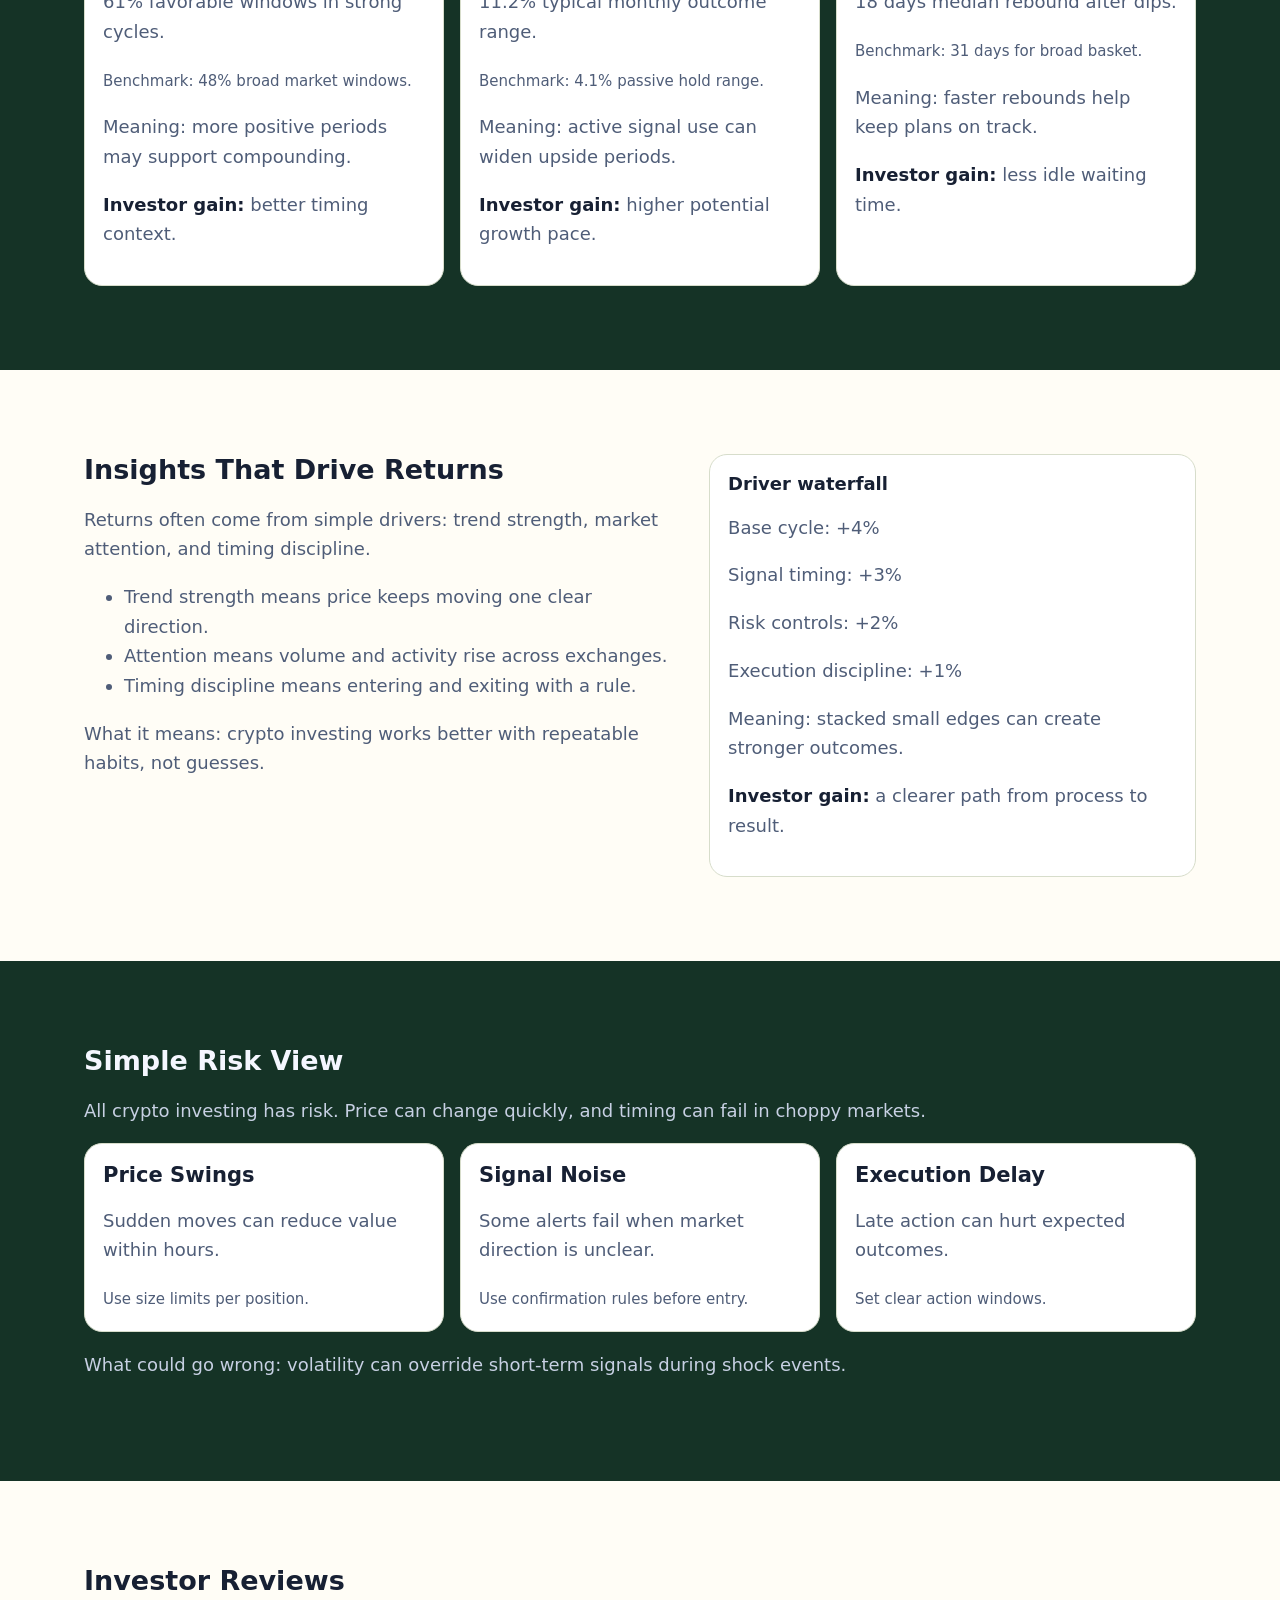
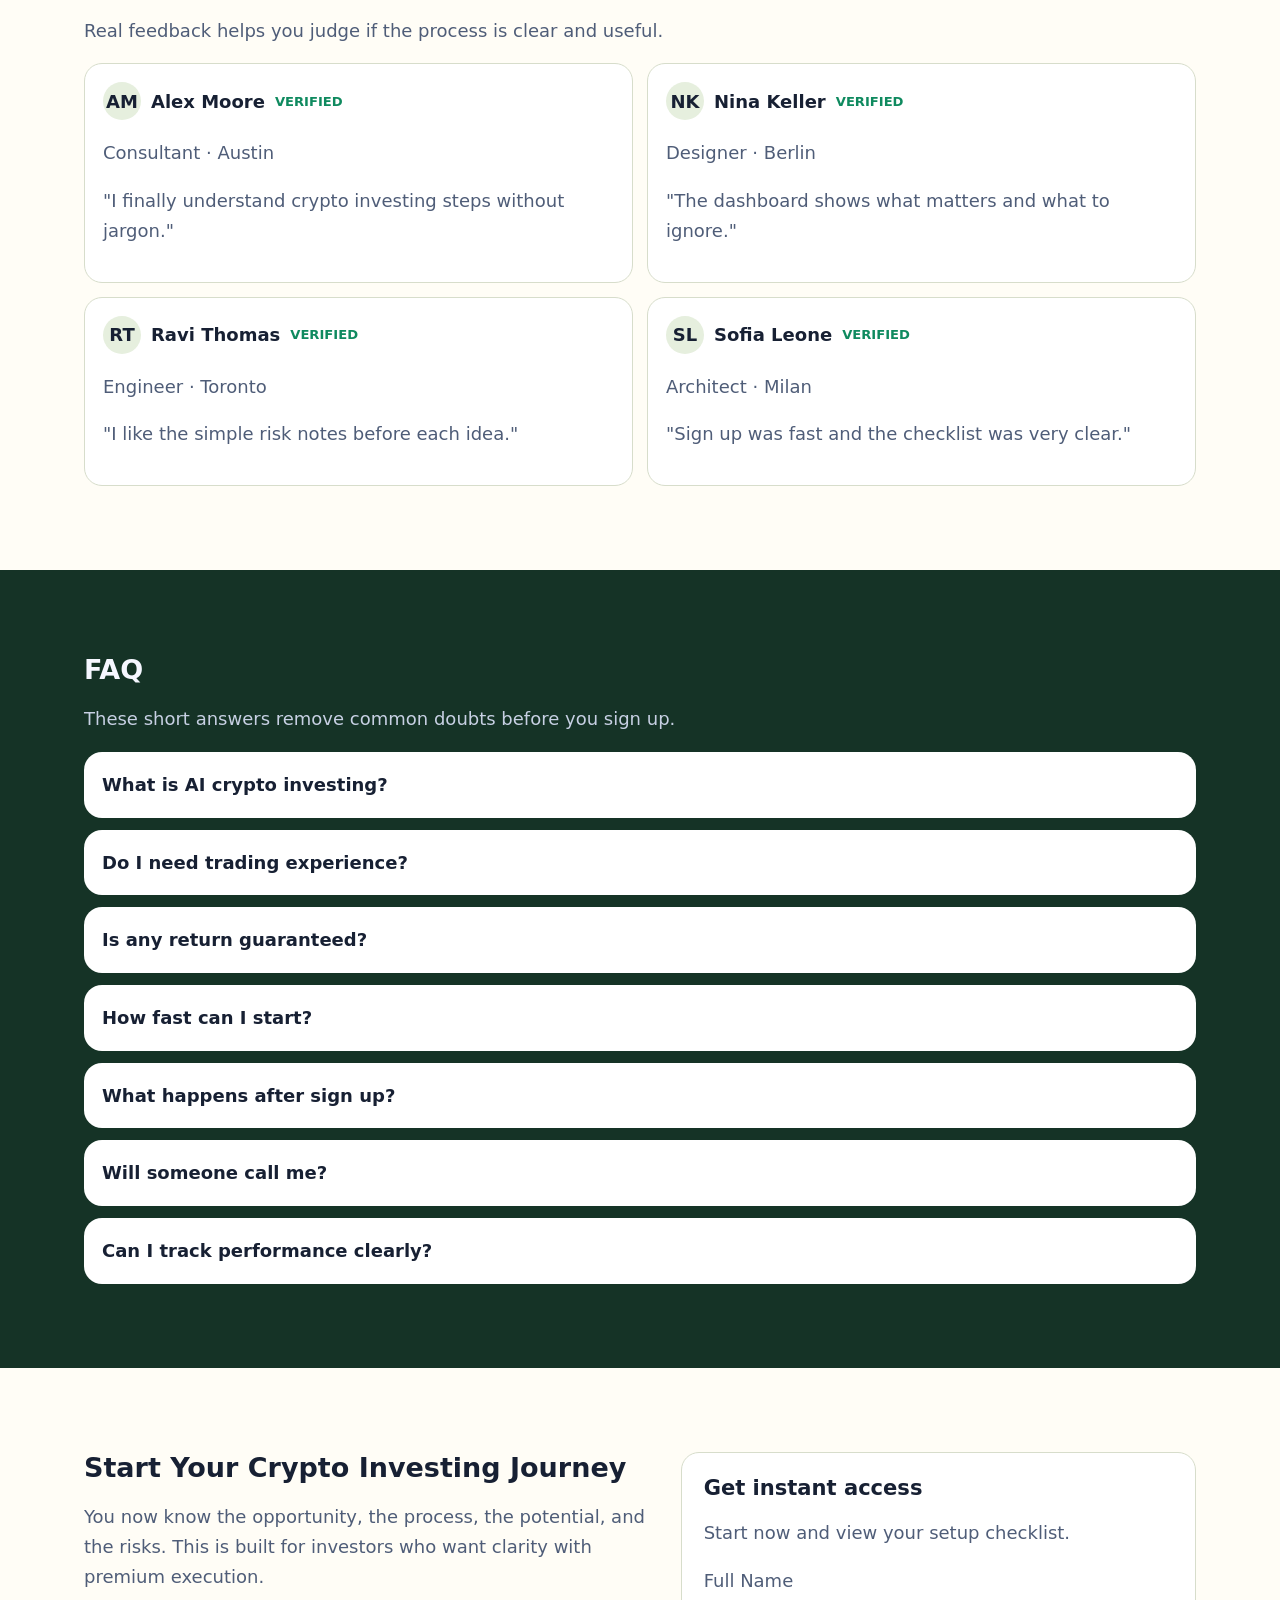
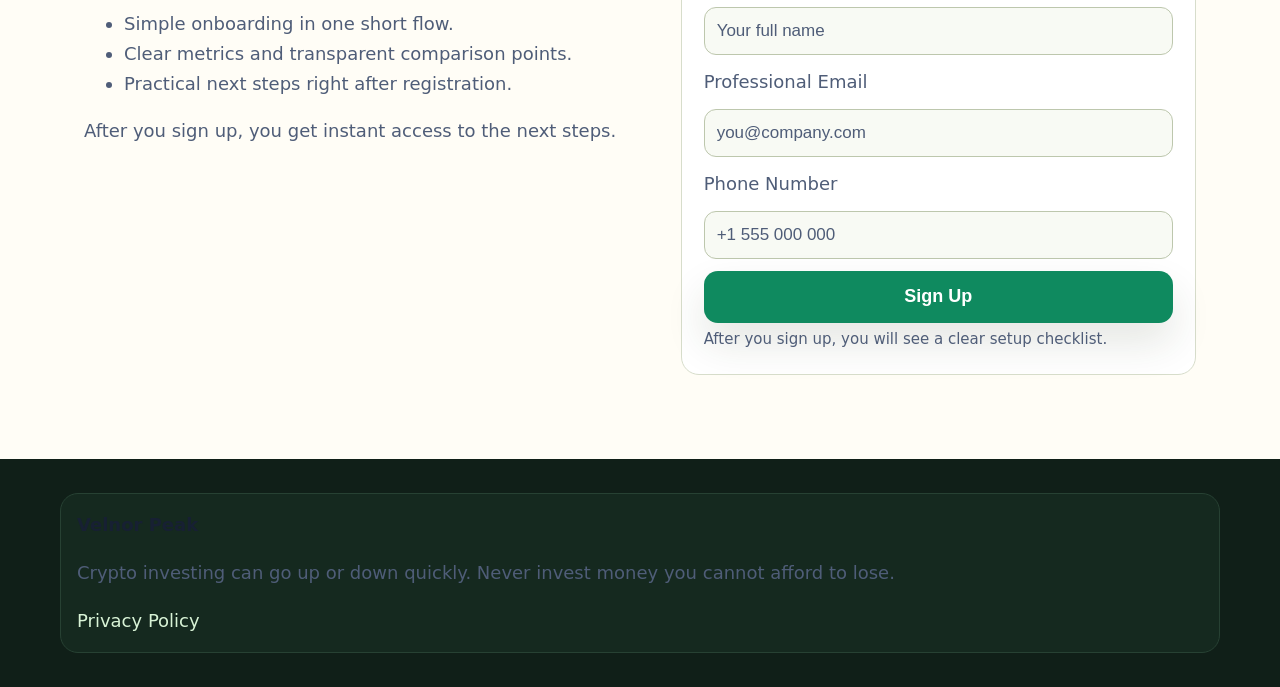
<file: be/index.html>
<!doctype html>
<html lang="en">
<head>
  <meta charset="UTF-8">
  <meta name="viewport" content="width=device-width, initial-scale=1.0">
  <title>Velnor Peak | AI Crypto Investing for Clear Growth (Nederlands (BE))</title>
  <meta name="description" content="Nederlands (BE) page in English: clear crypto investing steps, risks, metrics, and sign up flow within 24 hours.">
  <link rel="canonical" href="https://velnorpeak.com/be/index.html">
  <link rel="alternate" hreflang="en" href="https://velnorpeak.com/index.html">
  <link rel="alternate" hreflang="de" href="https://velnorpeak.com/de/index.html">
  <link rel="alternate" hreflang="fr" href="https://velnorpeak.com/fr/index.html">
  <link rel="alternate" hreflang="es" href="https://velnorpeak.com/es/index.html">
  <link rel="alternate" hreflang="it" href="https://velnorpeak.com/it/index.html">
  <link rel="alternate" hreflang="tr" href="https://velnorpeak.com/tr/index.html">
  <link rel="alternate" hreflang="pt" href="https://velnorpeak.com/pt/index.html">
  <link rel="alternate" hreflang="ja" href="https://velnorpeak.com/jp/index.html">
  <link rel="alternate" hreflang="sk" href="https://velnorpeak.com/sk/index.html">
  <link rel="alternate" hreflang="nl-BE" href="https://velnorpeak.com/be/index.html">
  <link rel="alternate" hreflang="x-default" href="https://velnorpeak.com/index.html">
  <meta property="og:title" content="Velnor Peak | AI Crypto Investing for Clear Growth (Nederlands (BE))">
  <meta property="og:description" content="Nederlands (BE) page in English: clear crypto investing steps, risks, metrics, and sign up flow within 24 hours.">
  <meta property="og:type" content="website">
  <meta property="og:url" content="https://velnorpeak.com/be/index.html">
  <meta property="twitter:card" content="summary_large_image">
  <meta property="twitter:title" content="Velnor Peak | AI Crypto Investing for Clear Growth (Nederlands (BE))">
  <meta property="twitter:description" content="Nederlands (BE) page in English: clear crypto investing steps, risks, metrics, and sign up flow within 24 hours.">
  <link rel="stylesheet" href="../assets/style.css">
</head>
<body>
<header class="header">
  <div class="container header-inner">
    <a class="brand" href="../index.html">Velnor Peak</a>
    <nav class="nav" aria-label="Primary navigation">
      <a href="#market">Why Market</a><a href="#model">How It Works</a><a href="#metrics">Metrics</a><a href="#faq">FAQ</a>
    </nav>
    <div class="right-tools">
      <div class="lang-wrap">
        <button class="lang-current" aria-expanded="false">Nederlands (BE)</button>
        <div class="lang-menu">
<a href="../index.html"><svg class="flag" viewBox="0 0 20 14" aria-hidden="true"><rect width="20" height="14" fill="#012169"/><rect y="6" width="20" height="2" fill="#fff"/><rect x="9" width="2" height="14" fill="#fff"/></svg>English</a>
<a href="../de/index.html"><svg class="flag" viewBox="0 0 20 14" aria-hidden="true"><rect width="20" height="4.7" fill="#111"/><rect y="4.7" width="20" height="4.7" fill="#d00"/><rect y="9.4" width="20" height="4.6" fill="#ffce00"/></svg>Deutsch</a>
<a href="../fr/index.html"><svg class="flag" viewBox="0 0 20 14" aria-hidden="true"><rect width="6.6" height="14" fill="#0055a4"/><rect x="6.6" width="6.8" height="14" fill="#fff"/><rect x="13.4" width="6.6" height="14" fill="#ef4135"/></svg>Français</a>
<a href="../es/index.html"><svg class="flag" viewBox="0 0 20 14" aria-hidden="true"><rect width="20" height="14" fill="#aa151b"/><rect y="4" width="20" height="6" fill="#f1bf00"/></svg>Español</a>
<a href="../it/index.html"><svg class="flag" viewBox="0 0 20 14" aria-hidden="true"><rect width="6.6" height="14" fill="#009246"/><rect x="6.6" width="6.8" height="14" fill="#fff"/><rect x="13.4" width="6.6" height="14" fill="#ce2b37"/></svg>Italiano</a>
<a href="../tr/index.html"><svg class="flag" viewBox="0 0 20 14" aria-hidden="true"><rect width="20" height="14" fill="#e30a17"/><circle cx="8" cy="7" r="3.2" fill="#fff"/><circle cx="8.8" cy="7" r="2.5" fill="#e30a17"/></svg>Türkçe</a>
<a href="../pt/index.html"><svg class="flag" viewBox="0 0 20 14" aria-hidden="true"><rect width="8" height="14" fill="#046a38"/><rect x="8" width="12" height="14" fill="#da291c"/></svg>Português</a>
<a href="../jp/index.html"><svg class="flag" viewBox="0 0 20 14" aria-hidden="true"><rect width="20" height="14" fill="#fff"/><circle cx="10" cy="7" r="3.2" fill="#bc002d"/></svg>日本語</a>
<a href="../sk/index.html"><svg class="flag" viewBox="0 0 20 14" aria-hidden="true"><rect width="20" height="4.7" fill="#fff"/><rect y="4.7" width="20" height="4.7" fill="#0b4ea2"/><rect y="9.4" width="20" height="4.6" fill="#ee1c25"/></svg>Slovak</a>
<a href="../be/index.html"><svg class="flag" viewBox="0 0 20 14" aria-hidden="true"><rect width="6.6" height="14" fill="#000"/><rect x="6.6" width="6.8" height="14" fill="#ffd90c"/><rect x="13.4" width="6.6" height="14" fill="#ef3340"/></svg>Nederlands (BE)</a>
</div>
      </div>
      <a class="btn" href="#signup-final">Sign Up</a>
      <button id="mobileToggle" class="btn mobile-toggle" aria-label="Open menu">☰</button>
    </div>
  </div>
</header>

<div id="mobileDrawer" class="drawer" aria-hidden="true">
  <div class="drawer-backdrop"></div>
  <div class="drawer-panel">
    <button id="drawerClose" class="icon-btn" aria-label="Close menu">×</button>
    <nav class="drawer-nav" aria-label="Mobile navigation">
      <a href="#market">Why Market</a><a href="#model">How It Works</a><a href="#focus">Focus</a><a href="#metrics">Metrics</a><a href="#reviews">Reviews</a><a href="#faq">FAQ</a>
    </nav>
    <div class="lang-wrap">
      <button class="lang-current" aria-expanded="false">Nederlands (BE)</button>
      <div class="lang-menu">
<a href="../index.html"><svg class="flag" viewBox="0 0 20 14" aria-hidden="true"><rect width="20" height="14" fill="#012169"/><rect y="6" width="20" height="2" fill="#fff"/><rect x="9" width="2" height="14" fill="#fff"/></svg>English</a>
<a href="../de/index.html"><svg class="flag" viewBox="0 0 20 14" aria-hidden="true"><rect width="20" height="4.7" fill="#111"/><rect y="4.7" width="20" height="4.7" fill="#d00"/><rect y="9.4" width="20" height="4.6" fill="#ffce00"/></svg>Deutsch</a>
<a href="../fr/index.html"><svg class="flag" viewBox="0 0 20 14" aria-hidden="true"><rect width="6.6" height="14" fill="#0055a4"/><rect x="6.6" width="6.8" height="14" fill="#fff"/><rect x="13.4" width="6.6" height="14" fill="#ef4135"/></svg>Français</a>
<a href="../es/index.html"><svg class="flag" viewBox="0 0 20 14" aria-hidden="true"><rect width="20" height="14" fill="#aa151b"/><rect y="4" width="20" height="6" fill="#f1bf00"/></svg>Español</a>
<a href="../it/index.html"><svg class="flag" viewBox="0 0 20 14" aria-hidden="true"><rect width="6.6" height="14" fill="#009246"/><rect x="6.6" width="6.8" height="14" fill="#fff"/><rect x="13.4" width="6.6" height="14" fill="#ce2b37"/></svg>Italiano</a>
<a href="../tr/index.html"><svg class="flag" viewBox="0 0 20 14" aria-hidden="true"><rect width="20" height="14" fill="#e30a17"/><circle cx="8" cy="7" r="3.2" fill="#fff"/><circle cx="8.8" cy="7" r="2.5" fill="#e30a17"/></svg>Türkçe</a>
<a href="../pt/index.html"><svg class="flag" viewBox="0 0 20 14" aria-hidden="true"><rect width="8" height="14" fill="#046a38"/><rect x="8" width="12" height="14" fill="#da291c"/></svg>Português</a>
<a href="../jp/index.html"><svg class="flag" viewBox="0 0 20 14" aria-hidden="true"><rect width="20" height="14" fill="#fff"/><circle cx="10" cy="7" r="3.2" fill="#bc002d"/></svg>日本語</a>
<a href="../sk/index.html"><svg class="flag" viewBox="0 0 20 14" aria-hidden="true"><rect width="20" height="4.7" fill="#fff"/><rect y="4.7" width="20" height="4.7" fill="#0b4ea2"/><rect y="9.4" width="20" height="4.6" fill="#ee1c25"/></svg>Slovak</a>
<a href="../be/index.html"><svg class="flag" viewBox="0 0 20 14" aria-hidden="true"><rect width="6.6" height="14" fill="#000"/><rect x="6.6" width="6.8" height="14" fill="#ffd90c"/><rect x="13.4" width="6.6" height="14" fill="#ef3340"/></svg>Nederlands (BE)</a>
</div>
    </div>
    <p></p>
    <a class="btn" href="#signup-final">Sign Up</a>
  </div>
</div>

<main>
<section class="section light hero">
  <div class="container hero-grid reveal">
    <div>
      <h1>AI Crypto Investing Made Clear</h1>
      <p>Velnor Peak gives a simple way to access crypto investing powered by AI signals. Crypto investing matters now because market cycles move fast and manual tracking misses shifts. You get a clear process, visible metrics, and plain risk notes before you choose. After you sign up, you get instant access to the next steps.</p>
      <div class="hero-panel">
        <h4>Historical outcome range during favorable periods</h4>
        <div class="range">
          <div class="range-box"><div class="range-num">8–15%</div><div class="range-label">Monthly range</div></div>
          <div class="range-box"><div class="range-num">80–200%</div><div class="range-label">Annual range</div></div>
        </div>
        <div class="disclaimer">Returns depend on market conditions. Not guaranteed.</div>
      </div>
    </div>
    <form class="form-card" aria-label="Hero signup form">
      <h3 class="form-title">Start in minutes</h3>
      <p class="form-sub">Clear setup. Clear options. No calls.</p>
      <div class="form-stack">
        <label for="name-top">Full Name</label><input id="name-top" name="name" placeholder="Your full name" required>
        <label for="mail-top">Professional Email</label><input id="mail-top" type="email" name="email" placeholder="you@company.com" required>
        <label for="phone-top">Phone Number</label><input id="phone-top" type="tel" name="phone" placeholder="+1 555 000 000" required>
        <button class="btn" type="submit">Sign Up</button>
      </div>
      <small>We may send a short email to confirm your details.</small>
    </form>
  </div>
</section>

<section id="market" class="section dark">
  <div class="container two-col reveal">
    <div>
      <h2>Why AI Crypto Investing Is Growing</h2>
      <p>Crypto investing grows as digital payments, tokenized assets, and global access keep expanding. AI helps by scanning many market signals quickly and showing patterns people miss.</p>
      <ul>
        <li>More real-world use can lift demand over time.</li>
        <li>Fast data review helps you react before late moves.</li>
        <li>Clear dashboards reduce guesswork during volatile weeks.</li>
      </ul>
      <p>What it means: this market can move fast, so clarity and speed matter.</p>
    </div>
    <div class="visual-card">
      <h4>Adoption trend</h4>
      <div class="visual-bars">
        <div class="bar-row"><span>2022</span><div class="bar-track"><div class="bar-fill" style="width:42%"></div></div><strong>42</strong></div>
        <div class="bar-row"><span>2023</span><div class="bar-track"><div class="bar-fill" style="width:61%"></div></div><strong>61</strong></div>
        <div class="bar-row"><span>2024</span><div class="bar-track"><div class="bar-fill" style="width:78%"></div></div><strong>78</strong></div>
      </div>
      <p>Meaning: adoption momentum supports more crypto investing opportunities.</p>
      <p><strong>Investor gain:</strong> broader participation can improve exit flexibility.</p>
    </div>
  </div>
</section>

<section id="model" class="section light">
  <div class="container reveal">
    <h2>How It Works</h2>
    <p>Here is the simple model from sign up to active crypto investing decisions.</p>
    <div class="grid-4">
      <article class="card"><h3>Data Scan</h3><p>AI checks prices, volume, and trend changes each hour.</p><small class="muted">Less manual screen time.</small></article>
      <article class="card"><h3>Signal Score</h3><p>Each setup gets a simple score for action timing.</p><small class="muted">Easy to compare setups.</small></article>
      <article class="card"><h3>Risk Limit</h3><p>Every trade idea includes a clear downside stop level.</p><small class="muted">Protects against sharp moves.</small></article>
      <article class="card"><h3>Execution View</h3><p>You review options and choose what fits your plan.</p><small class="muted">You stay in control.</small></article>
    </div>
    <p>Investor implication: the process keeps crypto investing simple and trackable.</p>
  </div>
</section>

<section class="section dark">
  <div class="container reveal">
    <h2>Fast 24H Process</h2>
    <p>The setup is short and practical. You can move from account start to clear actions quickly.</p>
    <div class="process-grid">
      <article class="process-card card"><div class="time">5 Minute</div><h4>Create Access</h4><p>Open your account and confirm your email.</p></article>
      <article class="process-card card"><div class="time">1–6 Hour</div><h4>Set Preferences</h4><p>Choose goals, budget, and preferred pace.</p></article>
      <article class="process-card card"><div class="time">6–12 Hour</div><h4>Review Signals</h4><p>See ranked ideas with plain notes.</p></article>
      <article class="process-card card"><div class="time">12–24 Hour</div><h4>Start Tracking</h4><p>Activate your dashboard and monitor outcomes.</p></article>
    </div>
    <p>Most people finish setup in 24 hours.</p>
    <p>After you sign up, you will see a clear setup checklist.</p>
  </div>
</section>

<section id="focus" class="section light">
  <div class="container two-col reveal">
    <div class="visual-card">
      <h4>Selection focus map</h4>
      <div class="visual-bars">
        <div class="bar-row"><span>Momentum</span><div class="bar-track"><div class="bar-fill" style="width:74%"></div></div><strong>74%</strong></div>
        <div class="bar-row"><span>Liquidity</span><div class="bar-track"><div class="bar-fill" style="width:63%"></div></div><strong>63%</strong></div>
        <div class="bar-row"><span>Catalysts</span><div class="bar-track"><div class="bar-fill" style="width:58%"></div></div><strong>58%</strong></div>
      </div>
      <p>Meaning: we rank opportunities by movement, tradability, and event impact.</p>
      <p><strong>Investor gain:</strong> fewer random picks and clearer priorities.</p>
    </div>
    <div>
      <h2>What We Focus On</h2>
      <p>We focus on opportunities with clear signals, strong activity, and visible reasons to move.</p>
      <ul>
        <li>Shortlist only setups with clean market structure.</li>
        <li>Skip noisy assets with weak volume support.</li>
        <li>Add context notes in plain English before action.</li>
      </ul>
      <p>What it means: crypto investing choices are filtered before they reach you.</p>
    </div>
  </div>
</section>

<section id="metrics" class="section dark">
  <div class="container reveal">
    <h2>Performance Snapshot</h2>
    <p>This section shows potential outcome ranges and benchmark comparison in simple terms.</p>
    <div class="grid-3">
      <article class="kpi-card card"><h3>Win windows</h3><p>61% favorable windows in strong cycles.</p><small>Benchmark: 48% broad market windows.</small><p>Meaning: more positive periods may support compounding.</p><p><strong>Investor gain:</strong> better timing context.</p></article>
      <article class="kpi-card card"><h3>Average cycle</h3><p>11.2% typical monthly outcome range.</p><small>Benchmark: 4.1% passive hold range.</small><p>Meaning: active signal use can widen upside periods.</p><p><strong>Investor gain:</strong> higher potential growth pace.</p></article>
      <article class="kpi-card card"><h3>Recovery speed</h3><p>18 days median rebound after dips.</p><small>Benchmark: 31 days for broad basket.</small><p>Meaning: faster rebounds help keep plans on track.</p><p><strong>Investor gain:</strong> less idle waiting time.</p></article>
    </div>
  </div>
</section>

<section class="section light">
  <div class="container two-col reveal">
    <div>
      <h2>Insights That Drive Returns</h2>
      <p>Returns often come from simple drivers: trend strength, market attention, and timing discipline.</p>
      <ul>
        <li>Trend strength means price keeps moving one clear direction.</li>
        <li>Attention means volume and activity rise across exchanges.</li>
        <li>Timing discipline means entering and exiting with a rule.</li>
      </ul>
      <p>What it means: crypto investing works better with repeatable habits, not guesses.</p>
    </div>
    <div class="card">
      <h4>Driver waterfall</h4>
      <p>Base cycle: +4%</p>
      <p>Signal timing: +3%</p>
      <p>Risk controls: +2%</p>
      <p>Execution discipline: +1%</p>
      <p>Meaning: stacked small edges can create stronger outcomes.</p>
      <p><strong>Investor gain:</strong> a clearer path from process to result.</p>
    </div>
  </div>
</section>

<section class="section dark">
  <div class="container reveal">
    <h2>Simple Risk View</h2>
    <p>All crypto investing has risk. Price can change quickly, and timing can fail in choppy markets.</p>
    <div class="grid-3">
      <article class="card"><h3>Price Swings</h3><p>Sudden moves can reduce value within hours.</p><small>Use size limits per position.</small></article>
      <article class="card"><h3>Signal Noise</h3><p>Some alerts fail when market direction is unclear.</p><small>Use confirmation rules before entry.</small></article>
      <article class="card"><h3>Execution Delay</h3><p>Late action can hurt expected outcomes.</p><small>Set clear action windows.</small></article>
    </div>
    <p>What could go wrong: volatility can override short-term signals during shock events.</p>
  </div>
</section>

<section id="reviews" class="section light">
  <div class="container reveal">
    <h2>Investor Reviews</h2>
    <p>Real feedback helps you judge if the process is clear and useful.</p>
    <div class="reviews">
      <article class="review-card card"><div class="review-head"><div class="avatar">AM</div><strong>Alex Moore</strong><span class="verified">VERIFIED</span></div><p>Consultant · Austin</p><p>"I finally understand crypto investing steps without jargon."</p></article>
      <article class="review-card card"><div class="review-head"><div class="avatar">NK</div><strong>Nina Keller</strong><span class="verified">VERIFIED</span></div><p>Designer · Berlin</p><p>"The dashboard shows what matters and what to ignore."</p></article>
      <article class="review-card card"><div class="review-head"><div class="avatar">RT</div><strong>Ravi Thomas</strong><span class="verified">VERIFIED</span></div><p>Engineer · Toronto</p><p>"I like the simple risk notes before each idea."</p></article>
      <article class="review-card card"><div class="review-head"><div class="avatar">SL</div><strong>Sofia Leone</strong><span class="verified">VERIFIED</span></div><p>Architect · Milan</p><p>"Sign up was fast and the checklist was very clear."</p></article>
    </div>
  </div>
</section>

<section id="faq" class="section dark">
  <div class="container reveal">
    <h2>FAQ</h2>
    <p>These short answers remove common doubts before you sign up.</p>
    <div class="faq-list">
      <details class="faq-item"><summary>What is AI crypto investing?</summary><div class="faq-content"><p>It uses software to read market data and highlight possible crypto investing moves.</p></div></details>
      <details class="faq-item"><summary>Do I need trading experience?</summary><div class="faq-content"><p>No. The flow is guided and each step uses simple language.</p></div></details>
      <details class="faq-item"><summary>Is any return guaranteed?</summary><div class="faq-content"><p>No. Returns depend on market conditions. Not guaranteed.</p></div></details>
      <details class="faq-item"><summary>How fast can I start?</summary><div class="faq-content"><p>Most people complete setup in 24 hours and can review options right away.</p></div></details>
      <details class="faq-item"><summary>What happens after sign up?</summary><div class="faq-content"><p>After you sign up, you can review the options and choose what to do next.</p></div></details>
      <details class="faq-item"><summary>Will someone call me?</summary><div class="faq-content"><p>No calls are required. We may send a short email to confirm your details.</p></div></details>
      <details class="faq-item"><summary>Can I track performance clearly?</summary><div class="faq-content"><p>Yes. You see transparent metrics, comparisons, and plain-language notes.</p></div></details>
    </div>
  </div>
</section>

<section id="signup-final" class="section light">
  <div class="container final-wrap reveal">
    <div>
      <h2>Start Your Crypto Investing Journey</h2>
      <p>You now know the opportunity, the process, the potential, and the risks. This is built for investors who want clarity with premium execution.</p>
      <ul>
        <li>Simple onboarding in one short flow.</li>
        <li>Clear metrics and transparent comparison points.</li>
        <li>Practical next steps right after registration.</li>
      </ul>
      <p>After you sign up, you get instant access to the next steps.</p>
    </div>
    <form class="form-card" aria-label="Final signup form">
      <h3>Get instant access</h3>
      <p>Start now and view your setup checklist.</p>
      <div class="form-stack">
        <label for="name-bottom">Full Name</label><input id="name-bottom" name="name" placeholder="Your full name" required>
        <label for="mail-bottom">Professional Email</label><input id="mail-bottom" type="email" name="email" placeholder="you@company.com" required>
        <label for="phone-bottom">Phone Number</label><input id="phone-bottom" type="tel" name="phone" placeholder="+1 555 000 000" required>
        <button class="btn" type="submit">Sign Up</button>
      </div>
      <small>After you sign up, you will see a clear setup checklist.</small>
    </form>
  </div>
</section>
</main>

<footer class="footer">
  <div class="container footer-panel">
    <strong>Velnor Peak</strong>
    <p>Crypto investing can go up or down quickly. Never invest money you cannot afford to lose.</p>
    <a href="#" data-open-privacy>Privacy Policy</a>
  </div>
</footer>

<div id="privacyModal" class="modal" role="dialog" aria-modal="true" aria-labelledby="privacyTitle">
  <div class="modal-card">
    <div class="modal-head"><h3 id="privacyTitle">Privacy Policy</h3><button id="privacyCloseX" class="icon-btn" aria-label="Close privacy modal">×</button></div>
    <p><strong>Introduction:</strong> We explain clearly how your data is used and protected.</p>
    <p><strong>Data collection:</strong> We collect your name, email, phone number, and basic usage logs.</p>
    <p><strong>Legal basis:</strong> We process data to provide access, support your account, and meet legal duties.</p>
    <p><strong>Cookies:</strong> Cookies help keep sessions active, remember settings, and measure page performance.</p>
    <p><strong>Retention:</strong> We keep personal data only as long as needed for service and legal obligations.</p>
    <p><strong>Third-party sharing:</strong> We share limited data with trusted providers for hosting, analytics, and email delivery.</p>
    <p><strong>Security:</strong> We use encryption, access controls, and monitoring to reduce unauthorized access risks.</p>
    <p><strong>User rights:</strong> You can request access, correction, deletion, restriction, or portability of your personal data.</p>
    <p><strong>International transfers:</strong> Data may move across countries with safeguards for equivalent protection levels.</p>
    <p><strong>Industry risk disclosure:</strong> Investment data may include market volatility indicators and scenario outcomes.</p>
    <p><strong>Contact:</strong> privacy@velnorpeak.com for any privacy request or complaint.</p>
    <div class="modal-footer"><button id="privacyCloseBtn" class="btn" type="button">Close</button></div>
  </div>
</div>

<script type="application/ld+json">{"@context":"https://schema.org","@type":"Organization","name":"Velnor Peak","url":"https://velnorpeak.com","email":"hello@velnorpeak.com"}</script>
<script type="application/ld+json">{"@context":"https://schema.org","@type":"WebSite","name":"Velnor Peak","url":"https://velnorpeak.com"}</script>
<script type="application/ld+json">{"@context":"https://schema.org","@type":"FAQPage","mainEntity":[{"@type":"Question","name":"What is AI crypto investing?","acceptedAnswer":{"@type":"Answer","text":"It uses software to read market data and highlight possible crypto investing moves."}},{"@type":"Question","name":"Is any return guaranteed?","acceptedAnswer":{"@type":"Answer","text":"No. Returns depend on market conditions. Not guaranteed."}}]}</script>
<script type="application/ld+json">{"@context":"https://schema.org","@type":"Review","itemReviewed":{"@type":"Service","name":"Velnor Peak"},"author":{"@type":"Person","name":"Alex Moore"},"reviewBody":"I finally understand crypto investing steps without jargon."}</script>
<script src="../assets/app.js" defer></script>
</body>
</html>
</file>
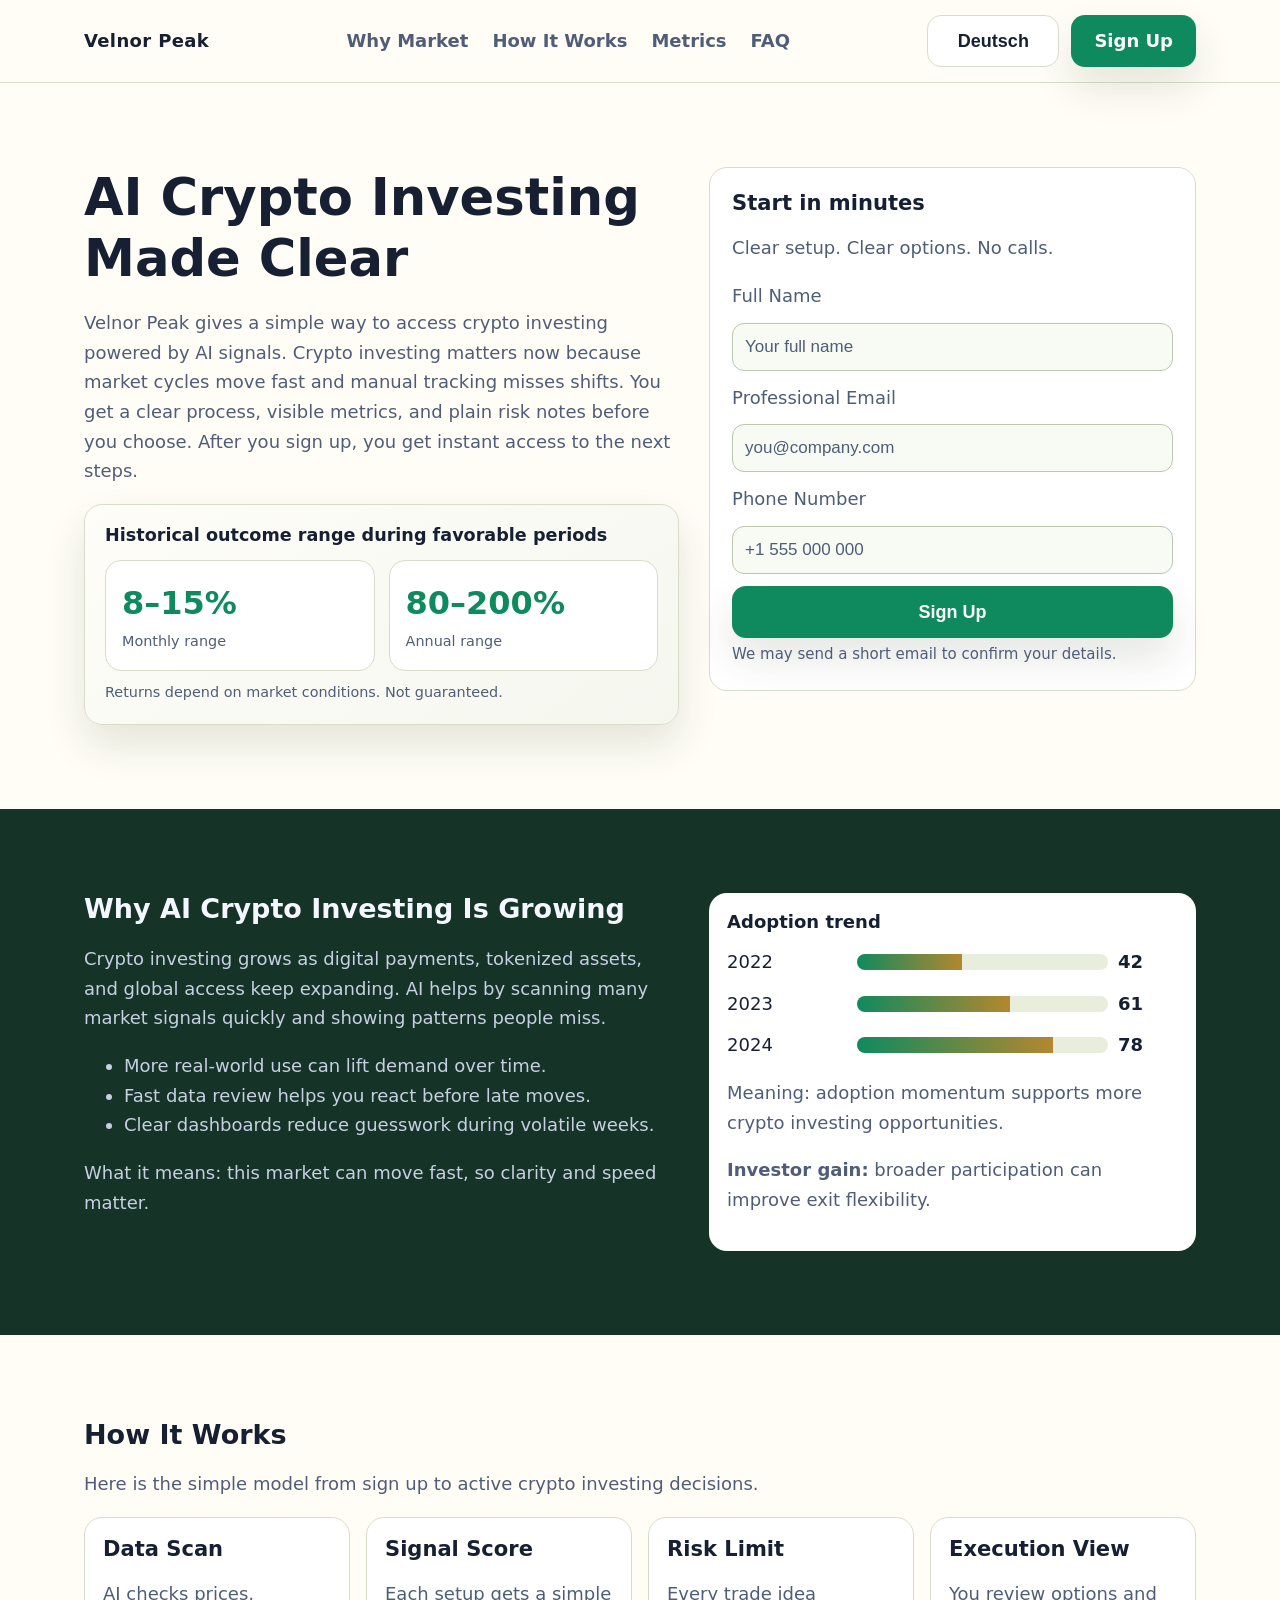
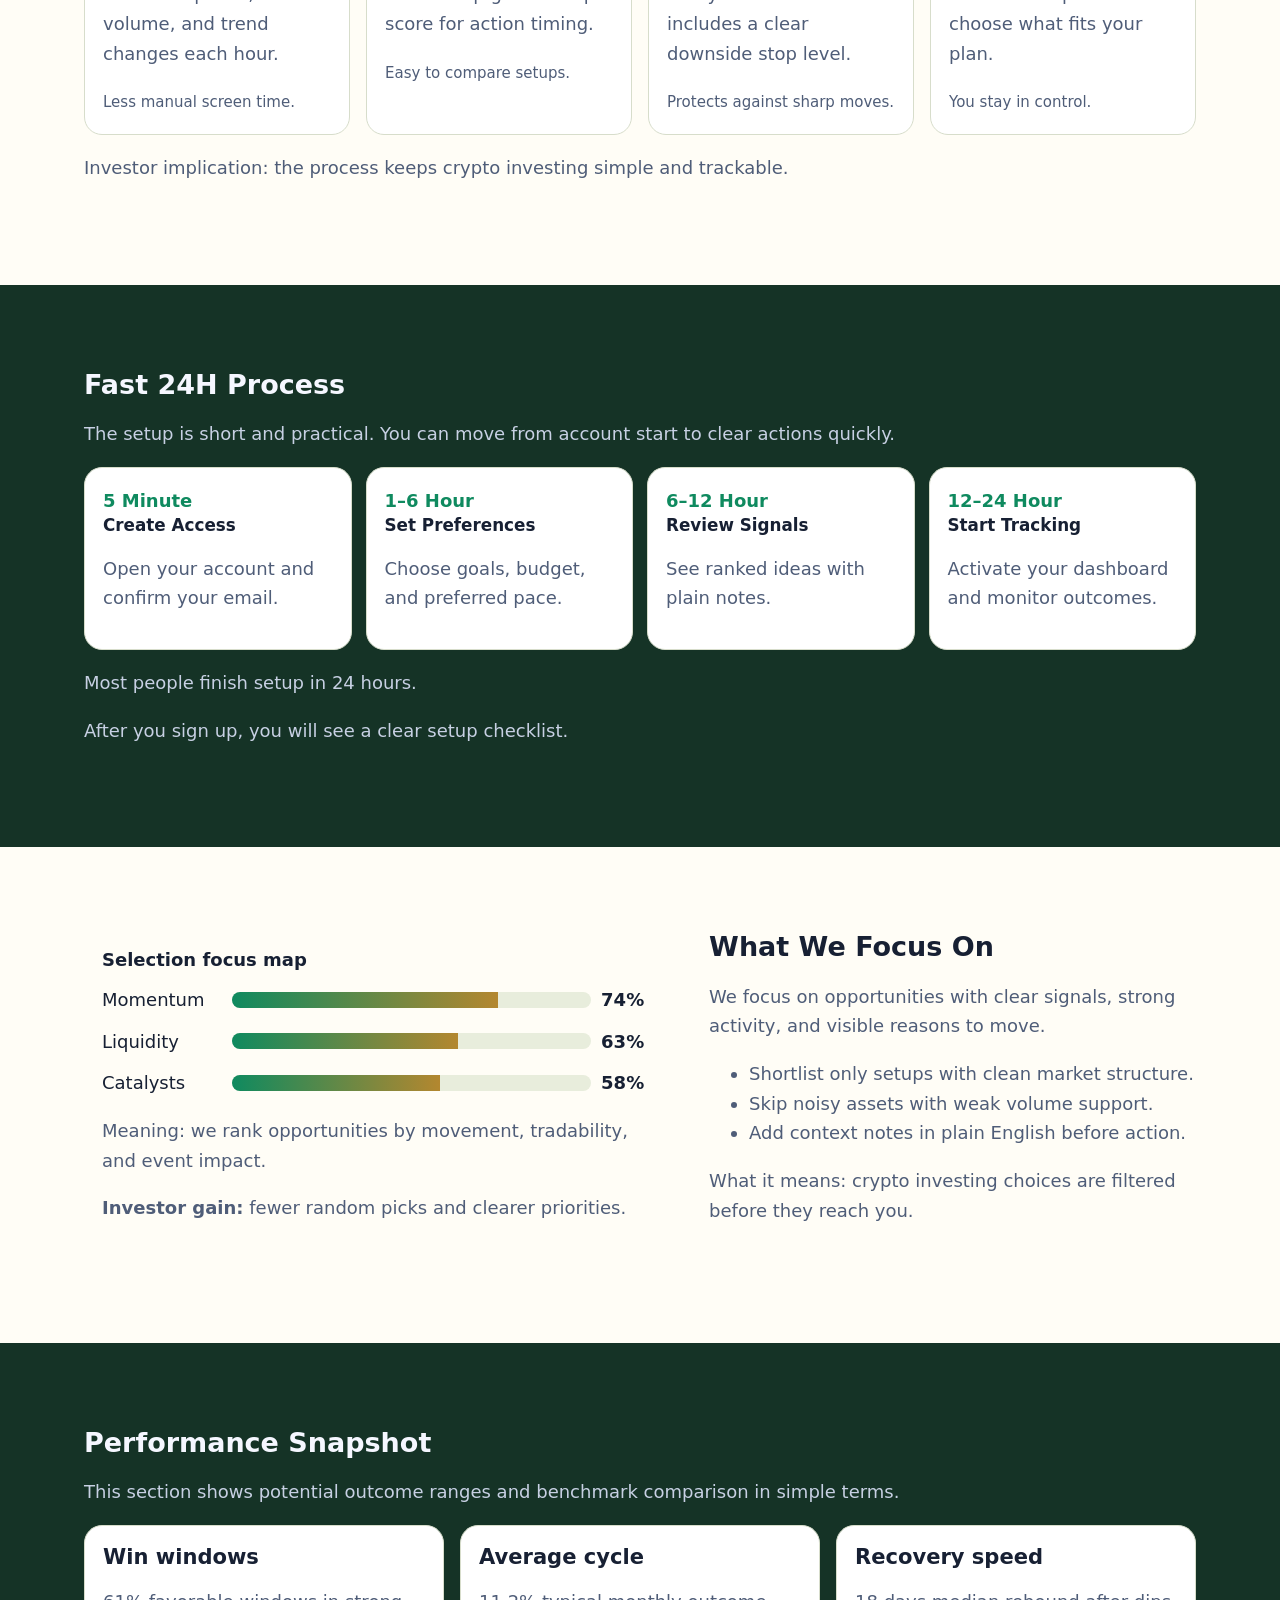
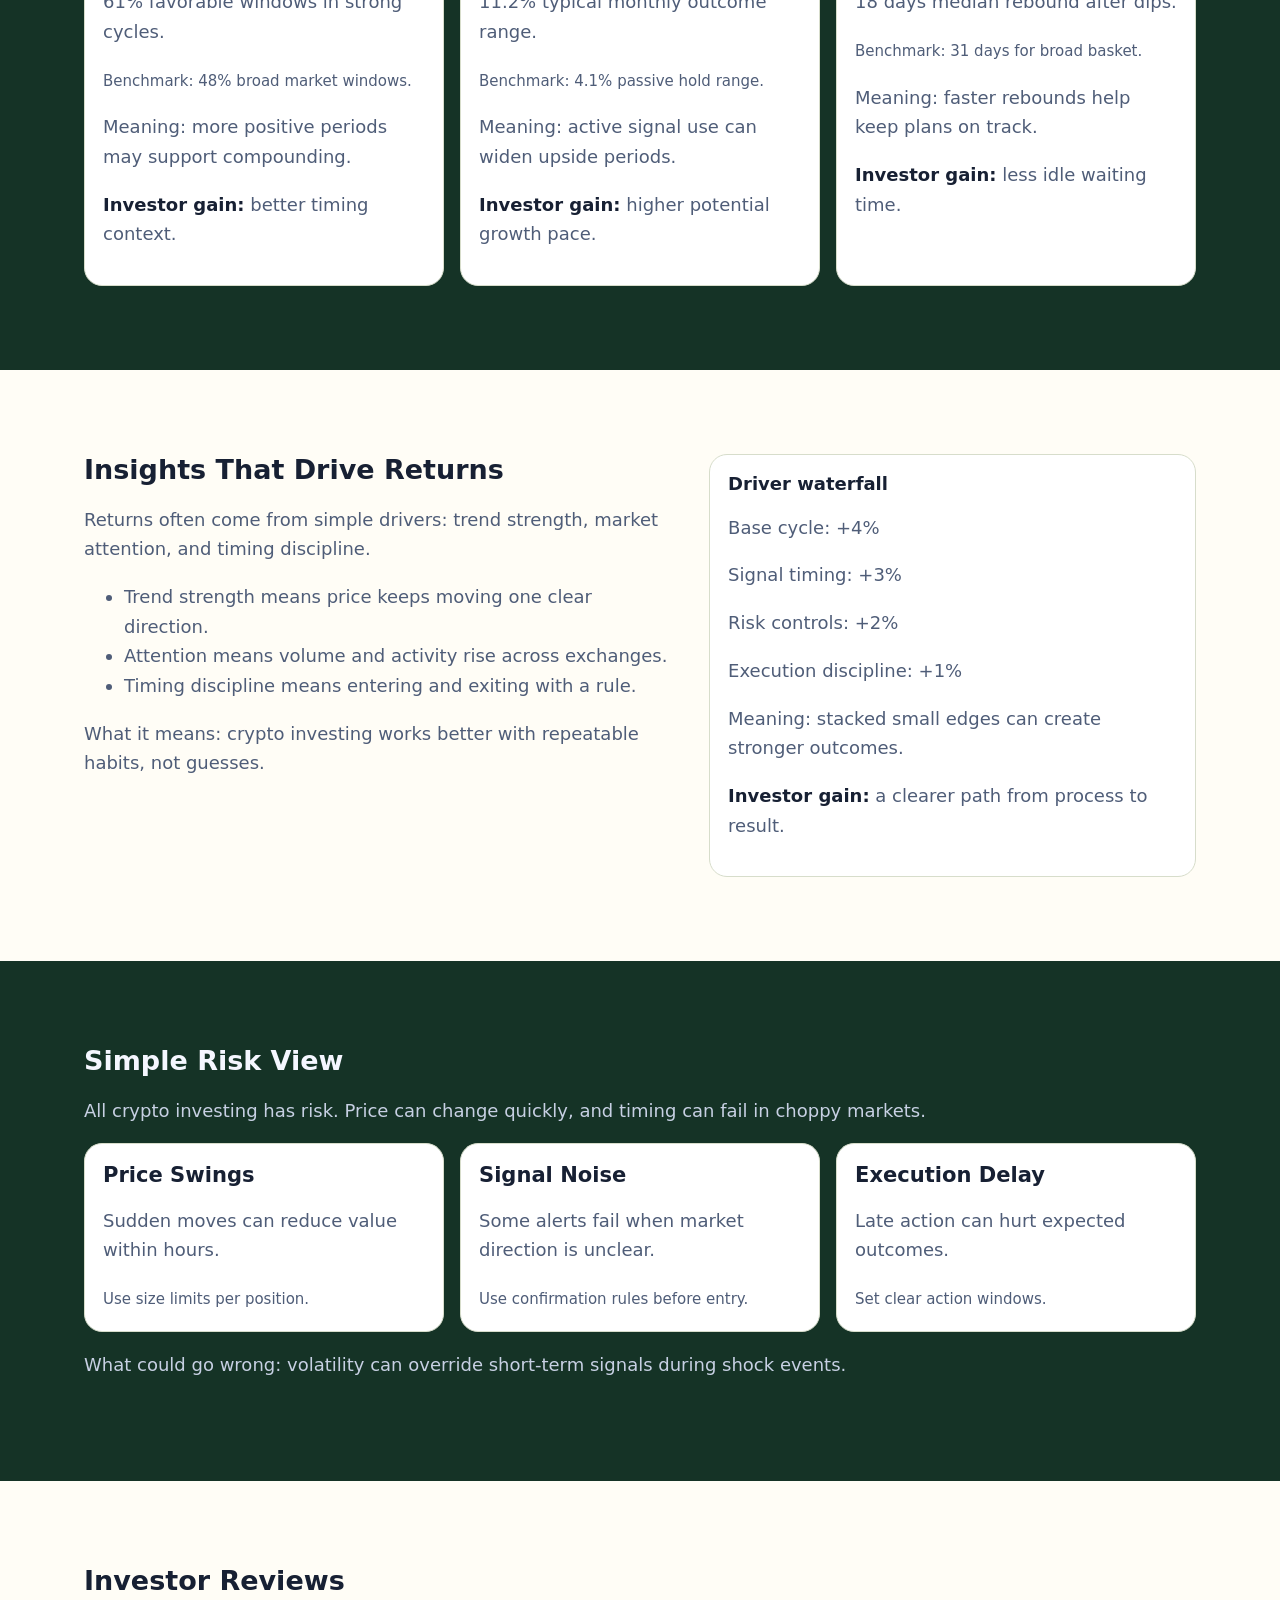
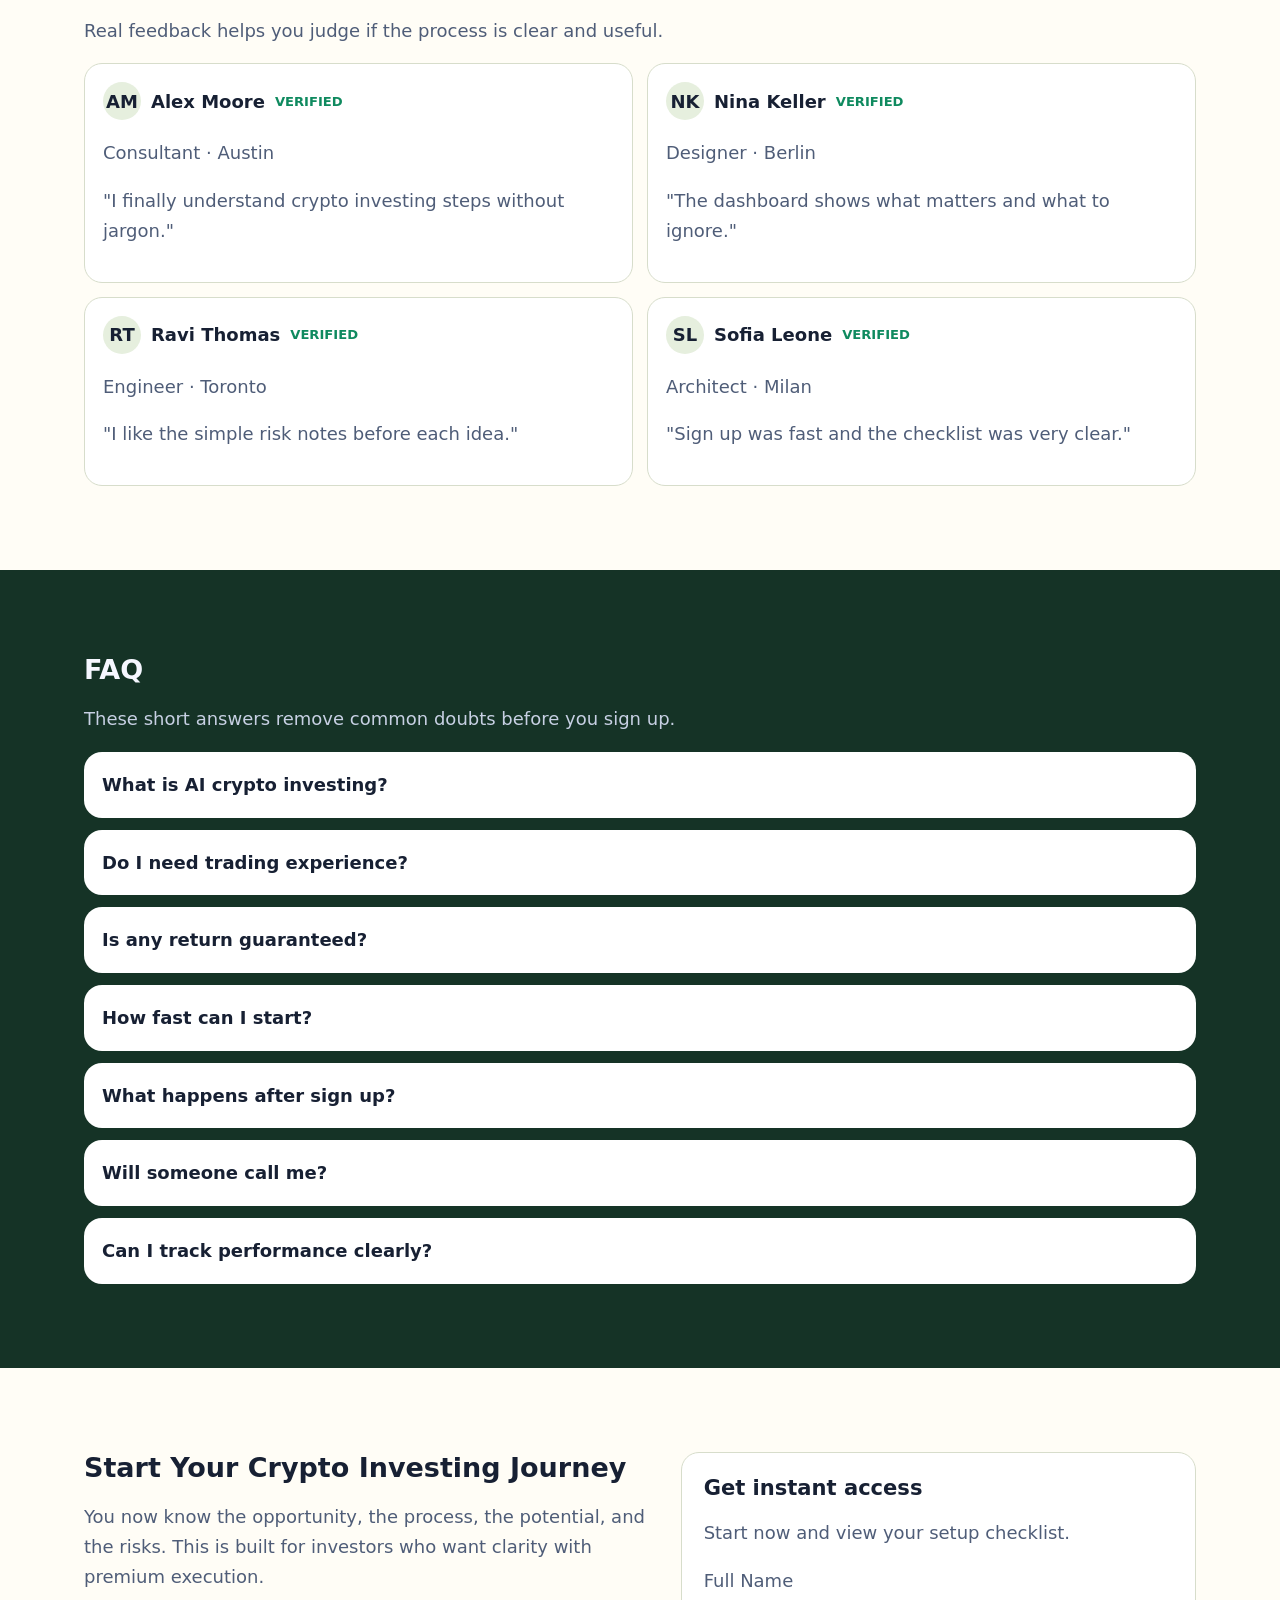
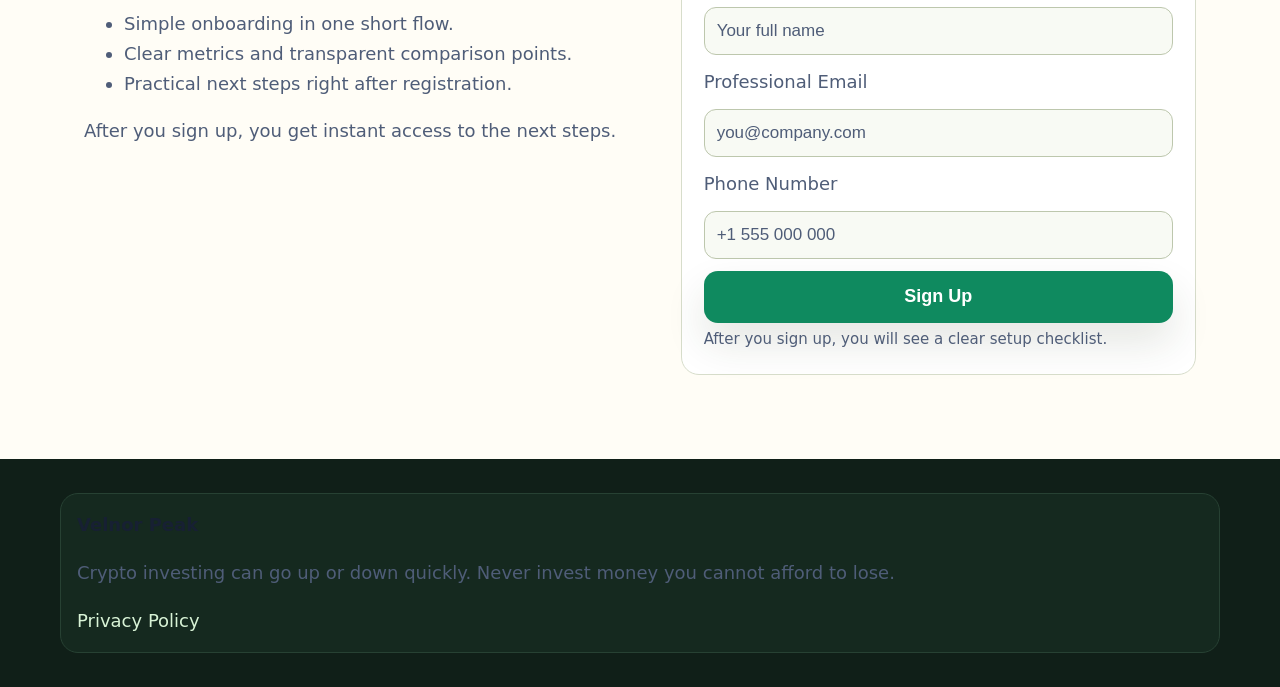
<file: de/index.html>
<!doctype html>
<html lang="en">
<head>
  <meta charset="UTF-8">
  <meta name="viewport" content="width=device-width, initial-scale=1.0">
  <title>Velnor Peak | AI Crypto Investing for Clear Growth (Deutsch)</title>
  <meta name="description" content="Deutsch page in English: clear crypto investing steps, risks, metrics, and sign up flow within 24 hours.">
  <link rel="canonical" href="https://velnorpeak.com/de/index.html">
  <link rel="alternate" hreflang="en" href="https://velnorpeak.com/index.html">
  <link rel="alternate" hreflang="de" href="https://velnorpeak.com/de/index.html">
  <link rel="alternate" hreflang="fr" href="https://velnorpeak.com/fr/index.html">
  <link rel="alternate" hreflang="es" href="https://velnorpeak.com/es/index.html">
  <link rel="alternate" hreflang="it" href="https://velnorpeak.com/it/index.html">
  <link rel="alternate" hreflang="tr" href="https://velnorpeak.com/tr/index.html">
  <link rel="alternate" hreflang="pt" href="https://velnorpeak.com/pt/index.html">
  <link rel="alternate" hreflang="ja" href="https://velnorpeak.com/jp/index.html">
  <link rel="alternate" hreflang="sk" href="https://velnorpeak.com/sk/index.html">
  <link rel="alternate" hreflang="nl-BE" href="https://velnorpeak.com/be/index.html">
  <link rel="alternate" hreflang="x-default" href="https://velnorpeak.com/index.html">
  <meta property="og:title" content="Velnor Peak | AI Crypto Investing for Clear Growth (Deutsch)">
  <meta property="og:description" content="Deutsch page in English: clear crypto investing steps, risks, metrics, and sign up flow within 24 hours.">
  <meta property="og:type" content="website">
  <meta property="og:url" content="https://velnorpeak.com/de/index.html">
  <meta property="twitter:card" content="summary_large_image">
  <meta property="twitter:title" content="Velnor Peak | AI Crypto Investing for Clear Growth (Deutsch)">
  <meta property="twitter:description" content="Deutsch page in English: clear crypto investing steps, risks, metrics, and sign up flow within 24 hours.">
  <link rel="stylesheet" href="../assets/style.css">
</head>
<body>
<header class="header">
  <div class="container header-inner">
    <a class="brand" href="../index.html">Velnor Peak</a>
    <nav class="nav" aria-label="Primary navigation">
      <a href="#market">Why Market</a><a href="#model">How It Works</a><a href="#metrics">Metrics</a><a href="#faq">FAQ</a>
    </nav>
    <div class="right-tools">
      <div class="lang-wrap">
        <button class="lang-current" aria-expanded="false">Deutsch</button>
        <div class="lang-menu">
<a href="../index.html"><svg class="flag" viewBox="0 0 20 14" aria-hidden="true"><rect width="20" height="14" fill="#012169"/><rect y="6" width="20" height="2" fill="#fff"/><rect x="9" width="2" height="14" fill="#fff"/></svg>English</a>
<a href="../de/index.html"><svg class="flag" viewBox="0 0 20 14" aria-hidden="true"><rect width="20" height="4.7" fill="#111"/><rect y="4.7" width="20" height="4.7" fill="#d00"/><rect y="9.4" width="20" height="4.6" fill="#ffce00"/></svg>Deutsch</a>
<a href="../fr/index.html"><svg class="flag" viewBox="0 0 20 14" aria-hidden="true"><rect width="6.6" height="14" fill="#0055a4"/><rect x="6.6" width="6.8" height="14" fill="#fff"/><rect x="13.4" width="6.6" height="14" fill="#ef4135"/></svg>Français</a>
<a href="../es/index.html"><svg class="flag" viewBox="0 0 20 14" aria-hidden="true"><rect width="20" height="14" fill="#aa151b"/><rect y="4" width="20" height="6" fill="#f1bf00"/></svg>Español</a>
<a href="../it/index.html"><svg class="flag" viewBox="0 0 20 14" aria-hidden="true"><rect width="6.6" height="14" fill="#009246"/><rect x="6.6" width="6.8" height="14" fill="#fff"/><rect x="13.4" width="6.6" height="14" fill="#ce2b37"/></svg>Italiano</a>
<a href="../tr/index.html"><svg class="flag" viewBox="0 0 20 14" aria-hidden="true"><rect width="20" height="14" fill="#e30a17"/><circle cx="8" cy="7" r="3.2" fill="#fff"/><circle cx="8.8" cy="7" r="2.5" fill="#e30a17"/></svg>Türkçe</a>
<a href="../pt/index.html"><svg class="flag" viewBox="0 0 20 14" aria-hidden="true"><rect width="8" height="14" fill="#046a38"/><rect x="8" width="12" height="14" fill="#da291c"/></svg>Português</a>
<a href="../jp/index.html"><svg class="flag" viewBox="0 0 20 14" aria-hidden="true"><rect width="20" height="14" fill="#fff"/><circle cx="10" cy="7" r="3.2" fill="#bc002d"/></svg>日本語</a>
<a href="../sk/index.html"><svg class="flag" viewBox="0 0 20 14" aria-hidden="true"><rect width="20" height="4.7" fill="#fff"/><rect y="4.7" width="20" height="4.7" fill="#0b4ea2"/><rect y="9.4" width="20" height="4.6" fill="#ee1c25"/></svg>Slovak</a>
<a href="../be/index.html"><svg class="flag" viewBox="0 0 20 14" aria-hidden="true"><rect width="6.6" height="14" fill="#000"/><rect x="6.6" width="6.8" height="14" fill="#ffd90c"/><rect x="13.4" width="6.6" height="14" fill="#ef3340"/></svg>Nederlands (BE)</a>
</div>
      </div>
      <a class="btn" href="#signup-final">Sign Up</a>
      <button id="mobileToggle" class="btn mobile-toggle" aria-label="Open menu">☰</button>
    </div>
  </div>
</header>

<div id="mobileDrawer" class="drawer" aria-hidden="true">
  <div class="drawer-backdrop"></div>
  <div class="drawer-panel">
    <button id="drawerClose" class="icon-btn" aria-label="Close menu">×</button>
    <nav class="drawer-nav" aria-label="Mobile navigation">
      <a href="#market">Why Market</a><a href="#model">How It Works</a><a href="#focus">Focus</a><a href="#metrics">Metrics</a><a href="#reviews">Reviews</a><a href="#faq">FAQ</a>
    </nav>
    <div class="lang-wrap">
      <button class="lang-current" aria-expanded="false">Deutsch</button>
      <div class="lang-menu">
<a href="../index.html"><svg class="flag" viewBox="0 0 20 14" aria-hidden="true"><rect width="20" height="14" fill="#012169"/><rect y="6" width="20" height="2" fill="#fff"/><rect x="9" width="2" height="14" fill="#fff"/></svg>English</a>
<a href="../de/index.html"><svg class="flag" viewBox="0 0 20 14" aria-hidden="true"><rect width="20" height="4.7" fill="#111"/><rect y="4.7" width="20" height="4.7" fill="#d00"/><rect y="9.4" width="20" height="4.6" fill="#ffce00"/></svg>Deutsch</a>
<a href="../fr/index.html"><svg class="flag" viewBox="0 0 20 14" aria-hidden="true"><rect width="6.6" height="14" fill="#0055a4"/><rect x="6.6" width="6.8" height="14" fill="#fff"/><rect x="13.4" width="6.6" height="14" fill="#ef4135"/></svg>Français</a>
<a href="../es/index.html"><svg class="flag" viewBox="0 0 20 14" aria-hidden="true"><rect width="20" height="14" fill="#aa151b"/><rect y="4" width="20" height="6" fill="#f1bf00"/></svg>Español</a>
<a href="../it/index.html"><svg class="flag" viewBox="0 0 20 14" aria-hidden="true"><rect width="6.6" height="14" fill="#009246"/><rect x="6.6" width="6.8" height="14" fill="#fff"/><rect x="13.4" width="6.6" height="14" fill="#ce2b37"/></svg>Italiano</a>
<a href="../tr/index.html"><svg class="flag" viewBox="0 0 20 14" aria-hidden="true"><rect width="20" height="14" fill="#e30a17"/><circle cx="8" cy="7" r="3.2" fill="#fff"/><circle cx="8.8" cy="7" r="2.5" fill="#e30a17"/></svg>Türkçe</a>
<a href="../pt/index.html"><svg class="flag" viewBox="0 0 20 14" aria-hidden="true"><rect width="8" height="14" fill="#046a38"/><rect x="8" width="12" height="14" fill="#da291c"/></svg>Português</a>
<a href="../jp/index.html"><svg class="flag" viewBox="0 0 20 14" aria-hidden="true"><rect width="20" height="14" fill="#fff"/><circle cx="10" cy="7" r="3.2" fill="#bc002d"/></svg>日本語</a>
<a href="../sk/index.html"><svg class="flag" viewBox="0 0 20 14" aria-hidden="true"><rect width="20" height="4.7" fill="#fff"/><rect y="4.7" width="20" height="4.7" fill="#0b4ea2"/><rect y="9.4" width="20" height="4.6" fill="#ee1c25"/></svg>Slovak</a>
<a href="../be/index.html"><svg class="flag" viewBox="0 0 20 14" aria-hidden="true"><rect width="6.6" height="14" fill="#000"/><rect x="6.6" width="6.8" height="14" fill="#ffd90c"/><rect x="13.4" width="6.6" height="14" fill="#ef3340"/></svg>Nederlands (BE)</a>
</div>
    </div>
    <p></p>
    <a class="btn" href="#signup-final">Sign Up</a>
  </div>
</div>

<main>
<section class="section light hero">
  <div class="container hero-grid reveal">
    <div>
      <h1>AI Crypto Investing Made Clear</h1>
      <p>Velnor Peak gives a simple way to access crypto investing powered by AI signals. Crypto investing matters now because market cycles move fast and manual tracking misses shifts. You get a clear process, visible metrics, and plain risk notes before you choose. After you sign up, you get instant access to the next steps.</p>
      <div class="hero-panel">
        <h4>Historical outcome range during favorable periods</h4>
        <div class="range">
          <div class="range-box"><div class="range-num">8–15%</div><div class="range-label">Monthly range</div></div>
          <div class="range-box"><div class="range-num">80–200%</div><div class="range-label">Annual range</div></div>
        </div>
        <div class="disclaimer">Returns depend on market conditions. Not guaranteed.</div>
      </div>
    </div>
    <form class="form-card" aria-label="Hero signup form">
      <h3 class="form-title">Start in minutes</h3>
      <p class="form-sub">Clear setup. Clear options. No calls.</p>
      <div class="form-stack">
        <label for="name-top">Full Name</label><input id="name-top" name="name" placeholder="Your full name" required>
        <label for="mail-top">Professional Email</label><input id="mail-top" type="email" name="email" placeholder="you@company.com" required>
        <label for="phone-top">Phone Number</label><input id="phone-top" type="tel" name="phone" placeholder="+1 555 000 000" required>
        <button class="btn" type="submit">Sign Up</button>
      </div>
      <small>We may send a short email to confirm your details.</small>
    </form>
  </div>
</section>

<section id="market" class="section dark">
  <div class="container two-col reveal">
    <div>
      <h2>Why AI Crypto Investing Is Growing</h2>
      <p>Crypto investing grows as digital payments, tokenized assets, and global access keep expanding. AI helps by scanning many market signals quickly and showing patterns people miss.</p>
      <ul>
        <li>More real-world use can lift demand over time.</li>
        <li>Fast data review helps you react before late moves.</li>
        <li>Clear dashboards reduce guesswork during volatile weeks.</li>
      </ul>
      <p>What it means: this market can move fast, so clarity and speed matter.</p>
    </div>
    <div class="visual-card">
      <h4>Adoption trend</h4>
      <div class="visual-bars">
        <div class="bar-row"><span>2022</span><div class="bar-track"><div class="bar-fill" style="width:42%"></div></div><strong>42</strong></div>
        <div class="bar-row"><span>2023</span><div class="bar-track"><div class="bar-fill" style="width:61%"></div></div><strong>61</strong></div>
        <div class="bar-row"><span>2024</span><div class="bar-track"><div class="bar-fill" style="width:78%"></div></div><strong>78</strong></div>
      </div>
      <p>Meaning: adoption momentum supports more crypto investing opportunities.</p>
      <p><strong>Investor gain:</strong> broader participation can improve exit flexibility.</p>
    </div>
  </div>
</section>

<section id="model" class="section light">
  <div class="container reveal">
    <h2>How It Works</h2>
    <p>Here is the simple model from sign up to active crypto investing decisions.</p>
    <div class="grid-4">
      <article class="card"><h3>Data Scan</h3><p>AI checks prices, volume, and trend changes each hour.</p><small class="muted">Less manual screen time.</small></article>
      <article class="card"><h3>Signal Score</h3><p>Each setup gets a simple score for action timing.</p><small class="muted">Easy to compare setups.</small></article>
      <article class="card"><h3>Risk Limit</h3><p>Every trade idea includes a clear downside stop level.</p><small class="muted">Protects against sharp moves.</small></article>
      <article class="card"><h3>Execution View</h3><p>You review options and choose what fits your plan.</p><small class="muted">You stay in control.</small></article>
    </div>
    <p>Investor implication: the process keeps crypto investing simple and trackable.</p>
  </div>
</section>

<section class="section dark">
  <div class="container reveal">
    <h2>Fast 24H Process</h2>
    <p>The setup is short and practical. You can move from account start to clear actions quickly.</p>
    <div class="process-grid">
      <article class="process-card card"><div class="time">5 Minute</div><h4>Create Access</h4><p>Open your account and confirm your email.</p></article>
      <article class="process-card card"><div class="time">1–6 Hour</div><h4>Set Preferences</h4><p>Choose goals, budget, and preferred pace.</p></article>
      <article class="process-card card"><div class="time">6–12 Hour</div><h4>Review Signals</h4><p>See ranked ideas with plain notes.</p></article>
      <article class="process-card card"><div class="time">12–24 Hour</div><h4>Start Tracking</h4><p>Activate your dashboard and monitor outcomes.</p></article>
    </div>
    <p>Most people finish setup in 24 hours.</p>
    <p>After you sign up, you will see a clear setup checklist.</p>
  </div>
</section>

<section id="focus" class="section light">
  <div class="container two-col reveal">
    <div class="visual-card">
      <h4>Selection focus map</h4>
      <div class="visual-bars">
        <div class="bar-row"><span>Momentum</span><div class="bar-track"><div class="bar-fill" style="width:74%"></div></div><strong>74%</strong></div>
        <div class="bar-row"><span>Liquidity</span><div class="bar-track"><div class="bar-fill" style="width:63%"></div></div><strong>63%</strong></div>
        <div class="bar-row"><span>Catalysts</span><div class="bar-track"><div class="bar-fill" style="width:58%"></div></div><strong>58%</strong></div>
      </div>
      <p>Meaning: we rank opportunities by movement, tradability, and event impact.</p>
      <p><strong>Investor gain:</strong> fewer random picks and clearer priorities.</p>
    </div>
    <div>
      <h2>What We Focus On</h2>
      <p>We focus on opportunities with clear signals, strong activity, and visible reasons to move.</p>
      <ul>
        <li>Shortlist only setups with clean market structure.</li>
        <li>Skip noisy assets with weak volume support.</li>
        <li>Add context notes in plain English before action.</li>
      </ul>
      <p>What it means: crypto investing choices are filtered before they reach you.</p>
    </div>
  </div>
</section>

<section id="metrics" class="section dark">
  <div class="container reveal">
    <h2>Performance Snapshot</h2>
    <p>This section shows potential outcome ranges and benchmark comparison in simple terms.</p>
    <div class="grid-3">
      <article class="kpi-card card"><h3>Win windows</h3><p>61% favorable windows in strong cycles.</p><small>Benchmark: 48% broad market windows.</small><p>Meaning: more positive periods may support compounding.</p><p><strong>Investor gain:</strong> better timing context.</p></article>
      <article class="kpi-card card"><h3>Average cycle</h3><p>11.2% typical monthly outcome range.</p><small>Benchmark: 4.1% passive hold range.</small><p>Meaning: active signal use can widen upside periods.</p><p><strong>Investor gain:</strong> higher potential growth pace.</p></article>
      <article class="kpi-card card"><h3>Recovery speed</h3><p>18 days median rebound after dips.</p><small>Benchmark: 31 days for broad basket.</small><p>Meaning: faster rebounds help keep plans on track.</p><p><strong>Investor gain:</strong> less idle waiting time.</p></article>
    </div>
  </div>
</section>

<section class="section light">
  <div class="container two-col reveal">
    <div>
      <h2>Insights That Drive Returns</h2>
      <p>Returns often come from simple drivers: trend strength, market attention, and timing discipline.</p>
      <ul>
        <li>Trend strength means price keeps moving one clear direction.</li>
        <li>Attention means volume and activity rise across exchanges.</li>
        <li>Timing discipline means entering and exiting with a rule.</li>
      </ul>
      <p>What it means: crypto investing works better with repeatable habits, not guesses.</p>
    </div>
    <div class="card">
      <h4>Driver waterfall</h4>
      <p>Base cycle: +4%</p>
      <p>Signal timing: +3%</p>
      <p>Risk controls: +2%</p>
      <p>Execution discipline: +1%</p>
      <p>Meaning: stacked small edges can create stronger outcomes.</p>
      <p><strong>Investor gain:</strong> a clearer path from process to result.</p>
    </div>
  </div>
</section>

<section class="section dark">
  <div class="container reveal">
    <h2>Simple Risk View</h2>
    <p>All crypto investing has risk. Price can change quickly, and timing can fail in choppy markets.</p>
    <div class="grid-3">
      <article class="card"><h3>Price Swings</h3><p>Sudden moves can reduce value within hours.</p><small>Use size limits per position.</small></article>
      <article class="card"><h3>Signal Noise</h3><p>Some alerts fail when market direction is unclear.</p><small>Use confirmation rules before entry.</small></article>
      <article class="card"><h3>Execution Delay</h3><p>Late action can hurt expected outcomes.</p><small>Set clear action windows.</small></article>
    </div>
    <p>What could go wrong: volatility can override short-term signals during shock events.</p>
  </div>
</section>

<section id="reviews" class="section light">
  <div class="container reveal">
    <h2>Investor Reviews</h2>
    <p>Real feedback helps you judge if the process is clear and useful.</p>
    <div class="reviews">
      <article class="review-card card"><div class="review-head"><div class="avatar">AM</div><strong>Alex Moore</strong><span class="verified">VERIFIED</span></div><p>Consultant · Austin</p><p>"I finally understand crypto investing steps without jargon."</p></article>
      <article class="review-card card"><div class="review-head"><div class="avatar">NK</div><strong>Nina Keller</strong><span class="verified">VERIFIED</span></div><p>Designer · Berlin</p><p>"The dashboard shows what matters and what to ignore."</p></article>
      <article class="review-card card"><div class="review-head"><div class="avatar">RT</div><strong>Ravi Thomas</strong><span class="verified">VERIFIED</span></div><p>Engineer · Toronto</p><p>"I like the simple risk notes before each idea."</p></article>
      <article class="review-card card"><div class="review-head"><div class="avatar">SL</div><strong>Sofia Leone</strong><span class="verified">VERIFIED</span></div><p>Architect · Milan</p><p>"Sign up was fast and the checklist was very clear."</p></article>
    </div>
  </div>
</section>

<section id="faq" class="section dark">
  <div class="container reveal">
    <h2>FAQ</h2>
    <p>These short answers remove common doubts before you sign up.</p>
    <div class="faq-list">
      <details class="faq-item"><summary>What is AI crypto investing?</summary><div class="faq-content"><p>It uses software to read market data and highlight possible crypto investing moves.</p></div></details>
      <details class="faq-item"><summary>Do I need trading experience?</summary><div class="faq-content"><p>No. The flow is guided and each step uses simple language.</p></div></details>
      <details class="faq-item"><summary>Is any return guaranteed?</summary><div class="faq-content"><p>No. Returns depend on market conditions. Not guaranteed.</p></div></details>
      <details class="faq-item"><summary>How fast can I start?</summary><div class="faq-content"><p>Most people complete setup in 24 hours and can review options right away.</p></div></details>
      <details class="faq-item"><summary>What happens after sign up?</summary><div class="faq-content"><p>After you sign up, you can review the options and choose what to do next.</p></div></details>
      <details class="faq-item"><summary>Will someone call me?</summary><div class="faq-content"><p>No calls are required. We may send a short email to confirm your details.</p></div></details>
      <details class="faq-item"><summary>Can I track performance clearly?</summary><div class="faq-content"><p>Yes. You see transparent metrics, comparisons, and plain-language notes.</p></div></details>
    </div>
  </div>
</section>

<section id="signup-final" class="section light">
  <div class="container final-wrap reveal">
    <div>
      <h2>Start Your Crypto Investing Journey</h2>
      <p>You now know the opportunity, the process, the potential, and the risks. This is built for investors who want clarity with premium execution.</p>
      <ul>
        <li>Simple onboarding in one short flow.</li>
        <li>Clear metrics and transparent comparison points.</li>
        <li>Practical next steps right after registration.</li>
      </ul>
      <p>After you sign up, you get instant access to the next steps.</p>
    </div>
    <form class="form-card" aria-label="Final signup form">
      <h3>Get instant access</h3>
      <p>Start now and view your setup checklist.</p>
      <div class="form-stack">
        <label for="name-bottom">Full Name</label><input id="name-bottom" name="name" placeholder="Your full name" required>
        <label for="mail-bottom">Professional Email</label><input id="mail-bottom" type="email" name="email" placeholder="you@company.com" required>
        <label for="phone-bottom">Phone Number</label><input id="phone-bottom" type="tel" name="phone" placeholder="+1 555 000 000" required>
        <button class="btn" type="submit">Sign Up</button>
      </div>
      <small>After you sign up, you will see a clear setup checklist.</small>
    </form>
  </div>
</section>
</main>

<footer class="footer">
  <div class="container footer-panel">
    <strong>Velnor Peak</strong>
    <p>Crypto investing can go up or down quickly. Never invest money you cannot afford to lose.</p>
    <a href="#" data-open-privacy>Privacy Policy</a>
  </div>
</footer>

<div id="privacyModal" class="modal" role="dialog" aria-modal="true" aria-labelledby="privacyTitle">
  <div class="modal-card">
    <div class="modal-head"><h3 id="privacyTitle">Privacy Policy</h3><button id="privacyCloseX" class="icon-btn" aria-label="Close privacy modal">×</button></div>
    <p><strong>Introduction:</strong> We explain clearly how your data is used and protected.</p>
    <p><strong>Data collection:</strong> We collect your name, email, phone number, and basic usage logs.</p>
    <p><strong>Legal basis:</strong> We process data to provide access, support your account, and meet legal duties.</p>
    <p><strong>Cookies:</strong> Cookies help keep sessions active, remember settings, and measure page performance.</p>
    <p><strong>Retention:</strong> We keep personal data only as long as needed for service and legal obligations.</p>
    <p><strong>Third-party sharing:</strong> We share limited data with trusted providers for hosting, analytics, and email delivery.</p>
    <p><strong>Security:</strong> We use encryption, access controls, and monitoring to reduce unauthorized access risks.</p>
    <p><strong>User rights:</strong> You can request access, correction, deletion, restriction, or portability of your personal data.</p>
    <p><strong>International transfers:</strong> Data may move across countries with safeguards for equivalent protection levels.</p>
    <p><strong>Industry risk disclosure:</strong> Investment data may include market volatility indicators and scenario outcomes.</p>
    <p><strong>Contact:</strong> privacy@velnorpeak.com for any privacy request or complaint.</p>
    <div class="modal-footer"><button id="privacyCloseBtn" class="btn" type="button">Close</button></div>
  </div>
</div>

<script type="application/ld+json">{"@context":"https://schema.org","@type":"Organization","name":"Velnor Peak","url":"https://velnorpeak.com","email":"hello@velnorpeak.com"}</script>
<script type="application/ld+json">{"@context":"https://schema.org","@type":"WebSite","name":"Velnor Peak","url":"https://velnorpeak.com"}</script>
<script type="application/ld+json">{"@context":"https://schema.org","@type":"FAQPage","mainEntity":[{"@type":"Question","name":"What is AI crypto investing?","acceptedAnswer":{"@type":"Answer","text":"It uses software to read market data and highlight possible crypto investing moves."}},{"@type":"Question","name":"Is any return guaranteed?","acceptedAnswer":{"@type":"Answer","text":"No. Returns depend on market conditions. Not guaranteed."}}]}</script>
<script type="application/ld+json">{"@context":"https://schema.org","@type":"Review","itemReviewed":{"@type":"Service","name":"Velnor Peak"},"author":{"@type":"Person","name":"Alex Moore"},"reviewBody":"I finally understand crypto investing steps without jargon."}</script>
<script src="../assets/app.js" defer></script>
</body>
</html>
</file>
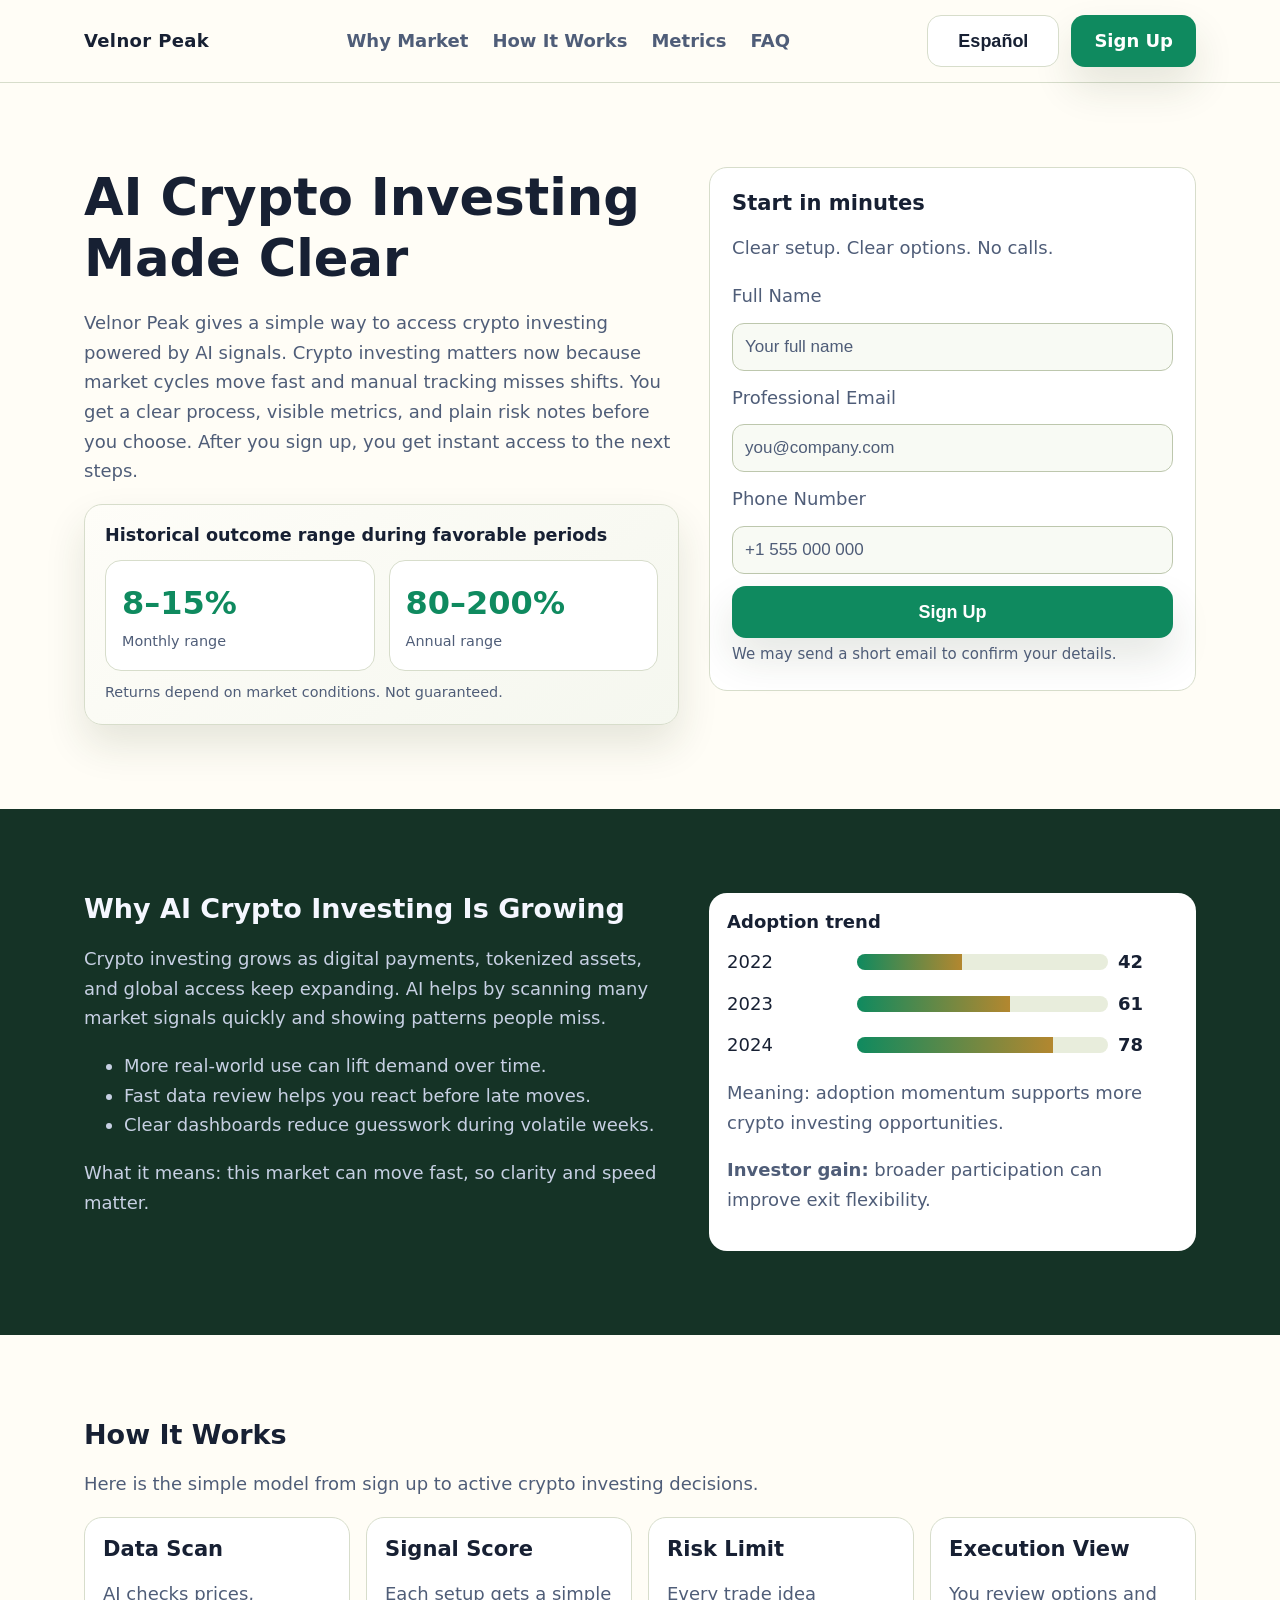
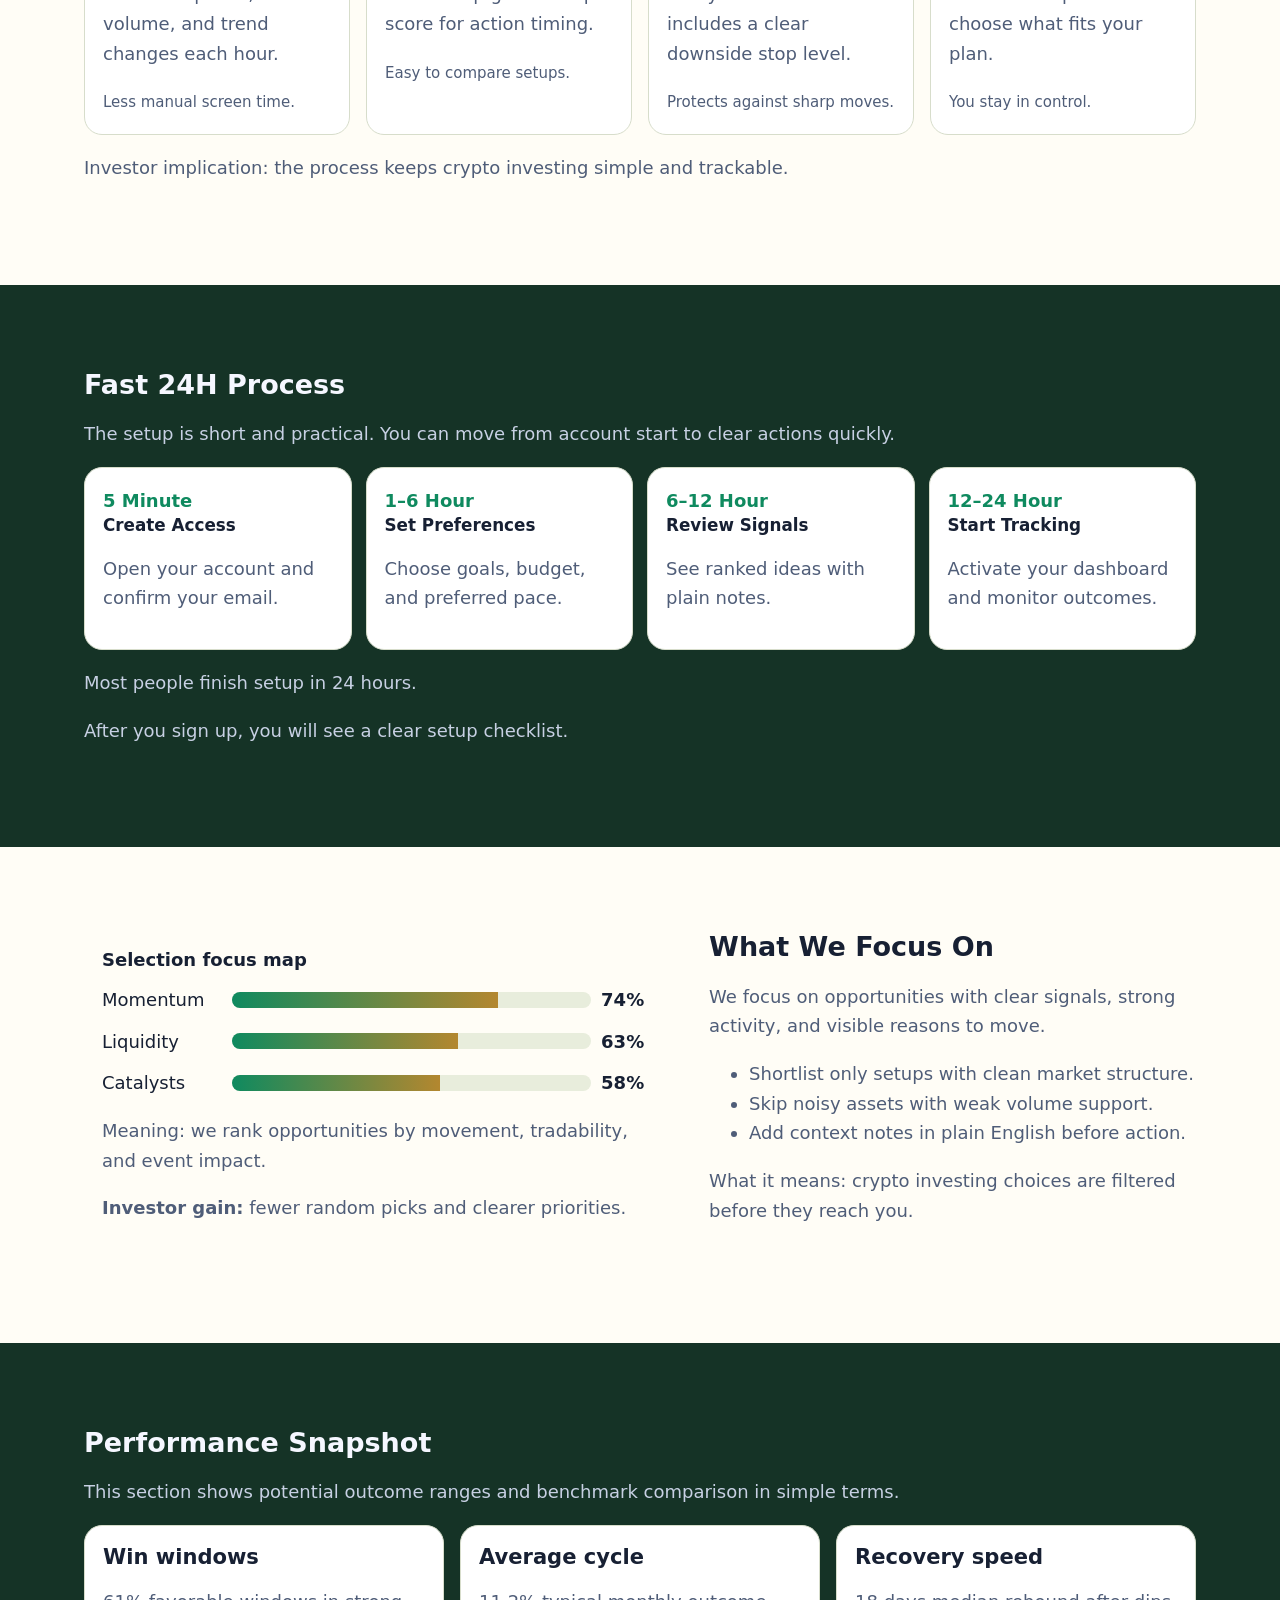
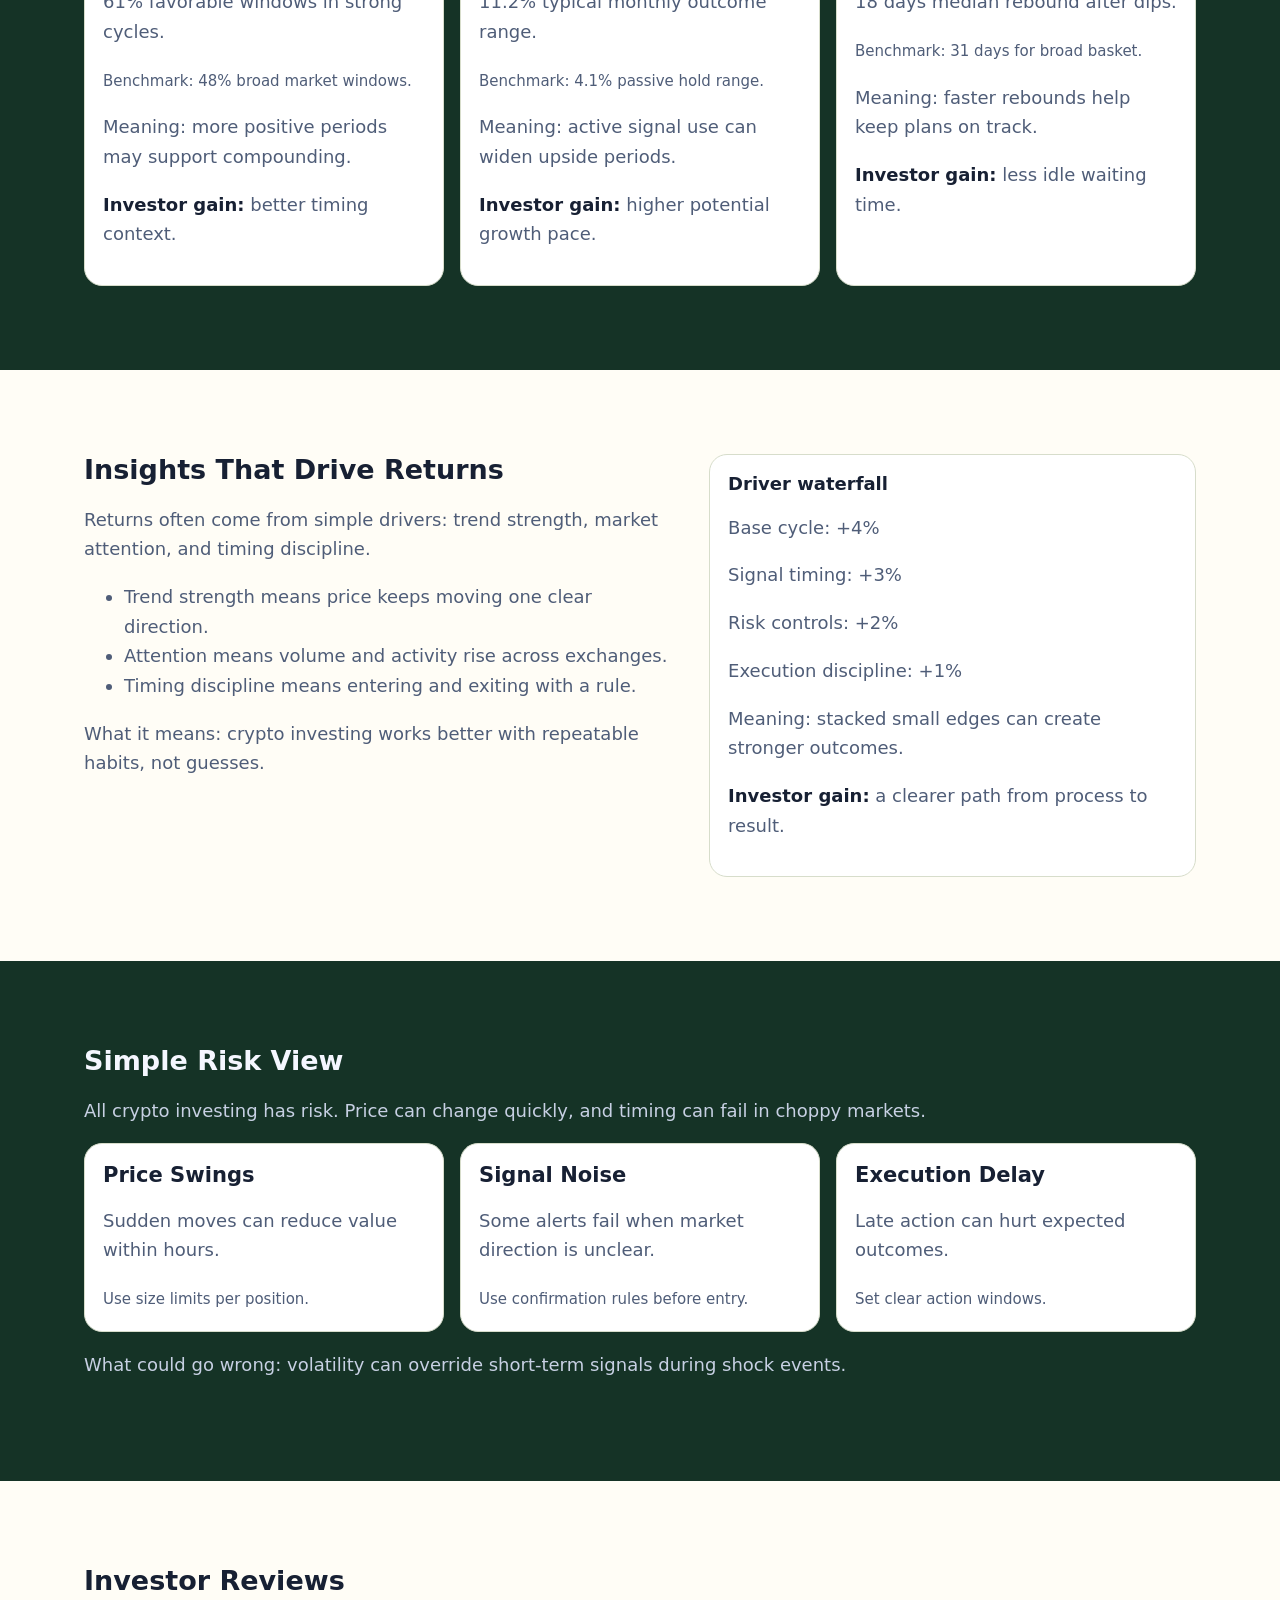
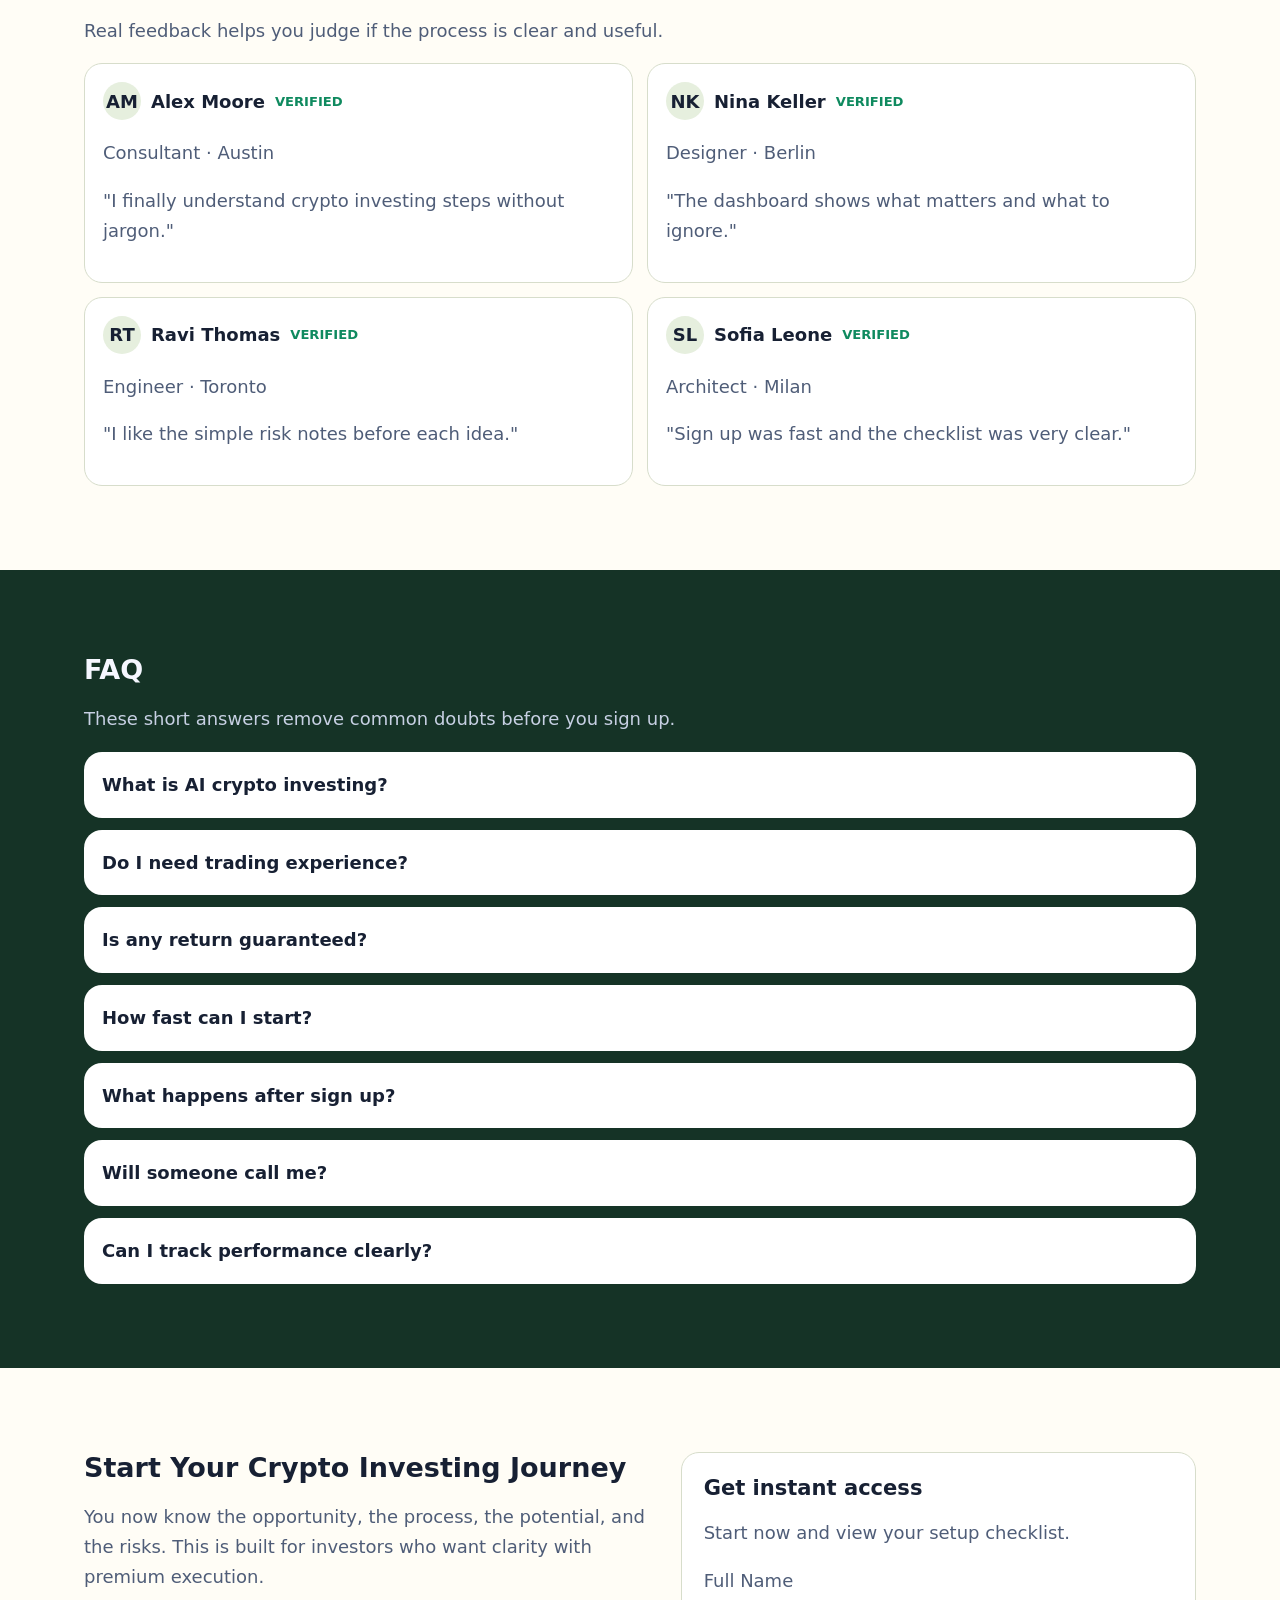
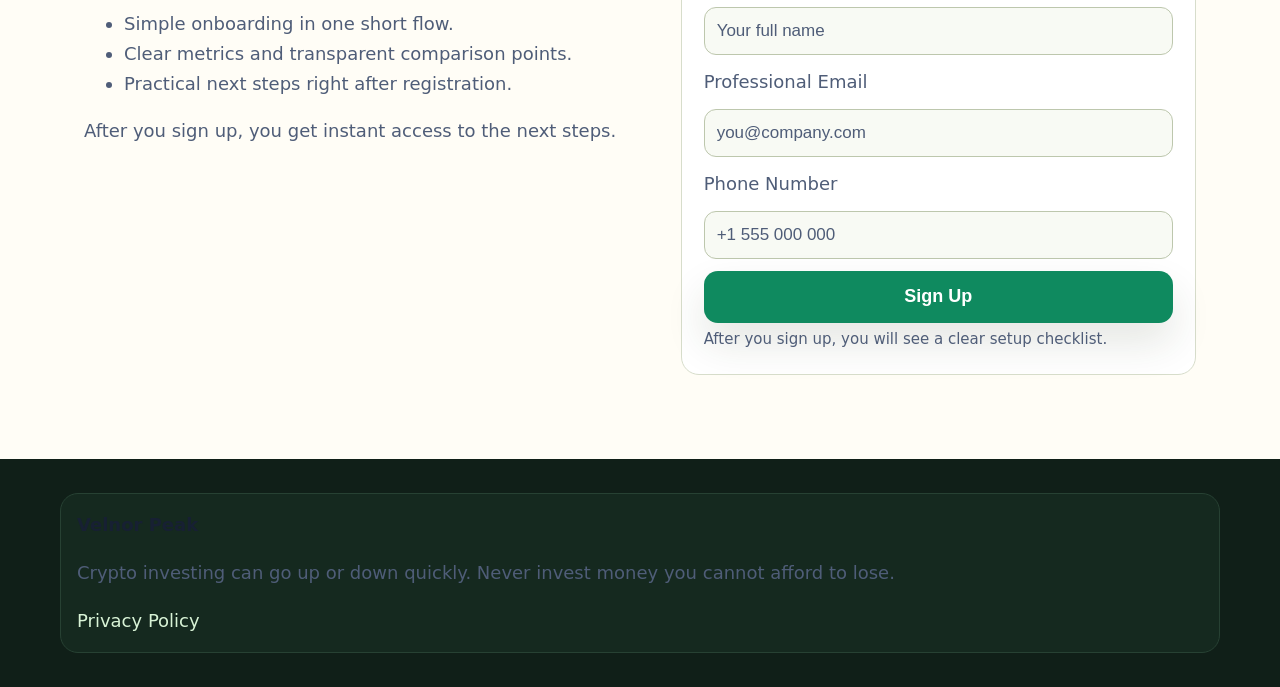
<file: es/index.html>
<!doctype html>
<html lang="en">
<head>
  <meta charset="UTF-8">
  <meta name="viewport" content="width=device-width, initial-scale=1.0">
  <title>Velnor Peak | AI Crypto Investing for Clear Growth (Español)</title>
  <meta name="description" content="Español page in English: clear crypto investing steps, risks, metrics, and sign up flow within 24 hours.">
  <link rel="canonical" href="https://velnorpeak.com/es/index.html">
  <link rel="alternate" hreflang="en" href="https://velnorpeak.com/index.html">
  <link rel="alternate" hreflang="de" href="https://velnorpeak.com/de/index.html">
  <link rel="alternate" hreflang="fr" href="https://velnorpeak.com/fr/index.html">
  <link rel="alternate" hreflang="es" href="https://velnorpeak.com/es/index.html">
  <link rel="alternate" hreflang="it" href="https://velnorpeak.com/it/index.html">
  <link rel="alternate" hreflang="tr" href="https://velnorpeak.com/tr/index.html">
  <link rel="alternate" hreflang="pt" href="https://velnorpeak.com/pt/index.html">
  <link rel="alternate" hreflang="ja" href="https://velnorpeak.com/jp/index.html">
  <link rel="alternate" hreflang="sk" href="https://velnorpeak.com/sk/index.html">
  <link rel="alternate" hreflang="nl-BE" href="https://velnorpeak.com/be/index.html">
  <link rel="alternate" hreflang="x-default" href="https://velnorpeak.com/index.html">
  <meta property="og:title" content="Velnor Peak | AI Crypto Investing for Clear Growth (Español)">
  <meta property="og:description" content="Español page in English: clear crypto investing steps, risks, metrics, and sign up flow within 24 hours.">
  <meta property="og:type" content="website">
  <meta property="og:url" content="https://velnorpeak.com/es/index.html">
  <meta property="twitter:card" content="summary_large_image">
  <meta property="twitter:title" content="Velnor Peak | AI Crypto Investing for Clear Growth (Español)">
  <meta property="twitter:description" content="Español page in English: clear crypto investing steps, risks, metrics, and sign up flow within 24 hours.">
  <link rel="stylesheet" href="../assets/style.css">
</head>
<body>
<header class="header">
  <div class="container header-inner">
    <a class="brand" href="../index.html">Velnor Peak</a>
    <nav class="nav" aria-label="Primary navigation">
      <a href="#market">Why Market</a><a href="#model">How It Works</a><a href="#metrics">Metrics</a><a href="#faq">FAQ</a>
    </nav>
    <div class="right-tools">
      <div class="lang-wrap">
        <button class="lang-current" aria-expanded="false">Español</button>
        <div class="lang-menu">
<a href="../index.html"><svg class="flag" viewBox="0 0 20 14" aria-hidden="true"><rect width="20" height="14" fill="#012169"/><rect y="6" width="20" height="2" fill="#fff"/><rect x="9" width="2" height="14" fill="#fff"/></svg>English</a>
<a href="../de/index.html"><svg class="flag" viewBox="0 0 20 14" aria-hidden="true"><rect width="20" height="4.7" fill="#111"/><rect y="4.7" width="20" height="4.7" fill="#d00"/><rect y="9.4" width="20" height="4.6" fill="#ffce00"/></svg>Deutsch</a>
<a href="../fr/index.html"><svg class="flag" viewBox="0 0 20 14" aria-hidden="true"><rect width="6.6" height="14" fill="#0055a4"/><rect x="6.6" width="6.8" height="14" fill="#fff"/><rect x="13.4" width="6.6" height="14" fill="#ef4135"/></svg>Français</a>
<a href="../es/index.html"><svg class="flag" viewBox="0 0 20 14" aria-hidden="true"><rect width="20" height="14" fill="#aa151b"/><rect y="4" width="20" height="6" fill="#f1bf00"/></svg>Español</a>
<a href="../it/index.html"><svg class="flag" viewBox="0 0 20 14" aria-hidden="true"><rect width="6.6" height="14" fill="#009246"/><rect x="6.6" width="6.8" height="14" fill="#fff"/><rect x="13.4" width="6.6" height="14" fill="#ce2b37"/></svg>Italiano</a>
<a href="../tr/index.html"><svg class="flag" viewBox="0 0 20 14" aria-hidden="true"><rect width="20" height="14" fill="#e30a17"/><circle cx="8" cy="7" r="3.2" fill="#fff"/><circle cx="8.8" cy="7" r="2.5" fill="#e30a17"/></svg>Türkçe</a>
<a href="../pt/index.html"><svg class="flag" viewBox="0 0 20 14" aria-hidden="true"><rect width="8" height="14" fill="#046a38"/><rect x="8" width="12" height="14" fill="#da291c"/></svg>Português</a>
<a href="../jp/index.html"><svg class="flag" viewBox="0 0 20 14" aria-hidden="true"><rect width="20" height="14" fill="#fff"/><circle cx="10" cy="7" r="3.2" fill="#bc002d"/></svg>日本語</a>
<a href="../sk/index.html"><svg class="flag" viewBox="0 0 20 14" aria-hidden="true"><rect width="20" height="4.7" fill="#fff"/><rect y="4.7" width="20" height="4.7" fill="#0b4ea2"/><rect y="9.4" width="20" height="4.6" fill="#ee1c25"/></svg>Slovak</a>
<a href="../be/index.html"><svg class="flag" viewBox="0 0 20 14" aria-hidden="true"><rect width="6.6" height="14" fill="#000"/><rect x="6.6" width="6.8" height="14" fill="#ffd90c"/><rect x="13.4" width="6.6" height="14" fill="#ef3340"/></svg>Nederlands (BE)</a>
</div>
      </div>
      <a class="btn" href="#signup-final">Sign Up</a>
      <button id="mobileToggle" class="btn mobile-toggle" aria-label="Open menu">☰</button>
    </div>
  </div>
</header>

<div id="mobileDrawer" class="drawer" aria-hidden="true">
  <div class="drawer-backdrop"></div>
  <div class="drawer-panel">
    <button id="drawerClose" class="icon-btn" aria-label="Close menu">×</button>
    <nav class="drawer-nav" aria-label="Mobile navigation">
      <a href="#market">Why Market</a><a href="#model">How It Works</a><a href="#focus">Focus</a><a href="#metrics">Metrics</a><a href="#reviews">Reviews</a><a href="#faq">FAQ</a>
    </nav>
    <div class="lang-wrap">
      <button class="lang-current" aria-expanded="false">Español</button>
      <div class="lang-menu">
<a href="../index.html"><svg class="flag" viewBox="0 0 20 14" aria-hidden="true"><rect width="20" height="14" fill="#012169"/><rect y="6" width="20" height="2" fill="#fff"/><rect x="9" width="2" height="14" fill="#fff"/></svg>English</a>
<a href="../de/index.html"><svg class="flag" viewBox="0 0 20 14" aria-hidden="true"><rect width="20" height="4.7" fill="#111"/><rect y="4.7" width="20" height="4.7" fill="#d00"/><rect y="9.4" width="20" height="4.6" fill="#ffce00"/></svg>Deutsch</a>
<a href="../fr/index.html"><svg class="flag" viewBox="0 0 20 14" aria-hidden="true"><rect width="6.6" height="14" fill="#0055a4"/><rect x="6.6" width="6.8" height="14" fill="#fff"/><rect x="13.4" width="6.6" height="14" fill="#ef4135"/></svg>Français</a>
<a href="../es/index.html"><svg class="flag" viewBox="0 0 20 14" aria-hidden="true"><rect width="20" height="14" fill="#aa151b"/><rect y="4" width="20" height="6" fill="#f1bf00"/></svg>Español</a>
<a href="../it/index.html"><svg class="flag" viewBox="0 0 20 14" aria-hidden="true"><rect width="6.6" height="14" fill="#009246"/><rect x="6.6" width="6.8" height="14" fill="#fff"/><rect x="13.4" width="6.6" height="14" fill="#ce2b37"/></svg>Italiano</a>
<a href="../tr/index.html"><svg class="flag" viewBox="0 0 20 14" aria-hidden="true"><rect width="20" height="14" fill="#e30a17"/><circle cx="8" cy="7" r="3.2" fill="#fff"/><circle cx="8.8" cy="7" r="2.5" fill="#e30a17"/></svg>Türkçe</a>
<a href="../pt/index.html"><svg class="flag" viewBox="0 0 20 14" aria-hidden="true"><rect width="8" height="14" fill="#046a38"/><rect x="8" width="12" height="14" fill="#da291c"/></svg>Português</a>
<a href="../jp/index.html"><svg class="flag" viewBox="0 0 20 14" aria-hidden="true"><rect width="20" height="14" fill="#fff"/><circle cx="10" cy="7" r="3.2" fill="#bc002d"/></svg>日本語</a>
<a href="../sk/index.html"><svg class="flag" viewBox="0 0 20 14" aria-hidden="true"><rect width="20" height="4.7" fill="#fff"/><rect y="4.7" width="20" height="4.7" fill="#0b4ea2"/><rect y="9.4" width="20" height="4.6" fill="#ee1c25"/></svg>Slovak</a>
<a href="../be/index.html"><svg class="flag" viewBox="0 0 20 14" aria-hidden="true"><rect width="6.6" height="14" fill="#000"/><rect x="6.6" width="6.8" height="14" fill="#ffd90c"/><rect x="13.4" width="6.6" height="14" fill="#ef3340"/></svg>Nederlands (BE)</a>
</div>
    </div>
    <p></p>
    <a class="btn" href="#signup-final">Sign Up</a>
  </div>
</div>

<main>
<section class="section light hero">
  <div class="container hero-grid reveal">
    <div>
      <h1>AI Crypto Investing Made Clear</h1>
      <p>Velnor Peak gives a simple way to access crypto investing powered by AI signals. Crypto investing matters now because market cycles move fast and manual tracking misses shifts. You get a clear process, visible metrics, and plain risk notes before you choose. After you sign up, you get instant access to the next steps.</p>
      <div class="hero-panel">
        <h4>Historical outcome range during favorable periods</h4>
        <div class="range">
          <div class="range-box"><div class="range-num">8–15%</div><div class="range-label">Monthly range</div></div>
          <div class="range-box"><div class="range-num">80–200%</div><div class="range-label">Annual range</div></div>
        </div>
        <div class="disclaimer">Returns depend on market conditions. Not guaranteed.</div>
      </div>
    </div>
    <form class="form-card" aria-label="Hero signup form">
      <h3 class="form-title">Start in minutes</h3>
      <p class="form-sub">Clear setup. Clear options. No calls.</p>
      <div class="form-stack">
        <label for="name-top">Full Name</label><input id="name-top" name="name" placeholder="Your full name" required>
        <label for="mail-top">Professional Email</label><input id="mail-top" type="email" name="email" placeholder="you@company.com" required>
        <label for="phone-top">Phone Number</label><input id="phone-top" type="tel" name="phone" placeholder="+1 555 000 000" required>
        <button class="btn" type="submit">Sign Up</button>
      </div>
      <small>We may send a short email to confirm your details.</small>
    </form>
  </div>
</section>

<section id="market" class="section dark">
  <div class="container two-col reveal">
    <div>
      <h2>Why AI Crypto Investing Is Growing</h2>
      <p>Crypto investing grows as digital payments, tokenized assets, and global access keep expanding. AI helps by scanning many market signals quickly and showing patterns people miss.</p>
      <ul>
        <li>More real-world use can lift demand over time.</li>
        <li>Fast data review helps you react before late moves.</li>
        <li>Clear dashboards reduce guesswork during volatile weeks.</li>
      </ul>
      <p>What it means: this market can move fast, so clarity and speed matter.</p>
    </div>
    <div class="visual-card">
      <h4>Adoption trend</h4>
      <div class="visual-bars">
        <div class="bar-row"><span>2022</span><div class="bar-track"><div class="bar-fill" style="width:42%"></div></div><strong>42</strong></div>
        <div class="bar-row"><span>2023</span><div class="bar-track"><div class="bar-fill" style="width:61%"></div></div><strong>61</strong></div>
        <div class="bar-row"><span>2024</span><div class="bar-track"><div class="bar-fill" style="width:78%"></div></div><strong>78</strong></div>
      </div>
      <p>Meaning: adoption momentum supports more crypto investing opportunities.</p>
      <p><strong>Investor gain:</strong> broader participation can improve exit flexibility.</p>
    </div>
  </div>
</section>

<section id="model" class="section light">
  <div class="container reveal">
    <h2>How It Works</h2>
    <p>Here is the simple model from sign up to active crypto investing decisions.</p>
    <div class="grid-4">
      <article class="card"><h3>Data Scan</h3><p>AI checks prices, volume, and trend changes each hour.</p><small class="muted">Less manual screen time.</small></article>
      <article class="card"><h3>Signal Score</h3><p>Each setup gets a simple score for action timing.</p><small class="muted">Easy to compare setups.</small></article>
      <article class="card"><h3>Risk Limit</h3><p>Every trade idea includes a clear downside stop level.</p><small class="muted">Protects against sharp moves.</small></article>
      <article class="card"><h3>Execution View</h3><p>You review options and choose what fits your plan.</p><small class="muted">You stay in control.</small></article>
    </div>
    <p>Investor implication: the process keeps crypto investing simple and trackable.</p>
  </div>
</section>

<section class="section dark">
  <div class="container reveal">
    <h2>Fast 24H Process</h2>
    <p>The setup is short and practical. You can move from account start to clear actions quickly.</p>
    <div class="process-grid">
      <article class="process-card card"><div class="time">5 Minute</div><h4>Create Access</h4><p>Open your account and confirm your email.</p></article>
      <article class="process-card card"><div class="time">1–6 Hour</div><h4>Set Preferences</h4><p>Choose goals, budget, and preferred pace.</p></article>
      <article class="process-card card"><div class="time">6–12 Hour</div><h4>Review Signals</h4><p>See ranked ideas with plain notes.</p></article>
      <article class="process-card card"><div class="time">12–24 Hour</div><h4>Start Tracking</h4><p>Activate your dashboard and monitor outcomes.</p></article>
    </div>
    <p>Most people finish setup in 24 hours.</p>
    <p>After you sign up, you will see a clear setup checklist.</p>
  </div>
</section>

<section id="focus" class="section light">
  <div class="container two-col reveal">
    <div class="visual-card">
      <h4>Selection focus map</h4>
      <div class="visual-bars">
        <div class="bar-row"><span>Momentum</span><div class="bar-track"><div class="bar-fill" style="width:74%"></div></div><strong>74%</strong></div>
        <div class="bar-row"><span>Liquidity</span><div class="bar-track"><div class="bar-fill" style="width:63%"></div></div><strong>63%</strong></div>
        <div class="bar-row"><span>Catalysts</span><div class="bar-track"><div class="bar-fill" style="width:58%"></div></div><strong>58%</strong></div>
      </div>
      <p>Meaning: we rank opportunities by movement, tradability, and event impact.</p>
      <p><strong>Investor gain:</strong> fewer random picks and clearer priorities.</p>
    </div>
    <div>
      <h2>What We Focus On</h2>
      <p>We focus on opportunities with clear signals, strong activity, and visible reasons to move.</p>
      <ul>
        <li>Shortlist only setups with clean market structure.</li>
        <li>Skip noisy assets with weak volume support.</li>
        <li>Add context notes in plain English before action.</li>
      </ul>
      <p>What it means: crypto investing choices are filtered before they reach you.</p>
    </div>
  </div>
</section>

<section id="metrics" class="section dark">
  <div class="container reveal">
    <h2>Performance Snapshot</h2>
    <p>This section shows potential outcome ranges and benchmark comparison in simple terms.</p>
    <div class="grid-3">
      <article class="kpi-card card"><h3>Win windows</h3><p>61% favorable windows in strong cycles.</p><small>Benchmark: 48% broad market windows.</small><p>Meaning: more positive periods may support compounding.</p><p><strong>Investor gain:</strong> better timing context.</p></article>
      <article class="kpi-card card"><h3>Average cycle</h3><p>11.2% typical monthly outcome range.</p><small>Benchmark: 4.1% passive hold range.</small><p>Meaning: active signal use can widen upside periods.</p><p><strong>Investor gain:</strong> higher potential growth pace.</p></article>
      <article class="kpi-card card"><h3>Recovery speed</h3><p>18 days median rebound after dips.</p><small>Benchmark: 31 days for broad basket.</small><p>Meaning: faster rebounds help keep plans on track.</p><p><strong>Investor gain:</strong> less idle waiting time.</p></article>
    </div>
  </div>
</section>

<section class="section light">
  <div class="container two-col reveal">
    <div>
      <h2>Insights That Drive Returns</h2>
      <p>Returns often come from simple drivers: trend strength, market attention, and timing discipline.</p>
      <ul>
        <li>Trend strength means price keeps moving one clear direction.</li>
        <li>Attention means volume and activity rise across exchanges.</li>
        <li>Timing discipline means entering and exiting with a rule.</li>
      </ul>
      <p>What it means: crypto investing works better with repeatable habits, not guesses.</p>
    </div>
    <div class="card">
      <h4>Driver waterfall</h4>
      <p>Base cycle: +4%</p>
      <p>Signal timing: +3%</p>
      <p>Risk controls: +2%</p>
      <p>Execution discipline: +1%</p>
      <p>Meaning: stacked small edges can create stronger outcomes.</p>
      <p><strong>Investor gain:</strong> a clearer path from process to result.</p>
    </div>
  </div>
</section>

<section class="section dark">
  <div class="container reveal">
    <h2>Simple Risk View</h2>
    <p>All crypto investing has risk. Price can change quickly, and timing can fail in choppy markets.</p>
    <div class="grid-3">
      <article class="card"><h3>Price Swings</h3><p>Sudden moves can reduce value within hours.</p><small>Use size limits per position.</small></article>
      <article class="card"><h3>Signal Noise</h3><p>Some alerts fail when market direction is unclear.</p><small>Use confirmation rules before entry.</small></article>
      <article class="card"><h3>Execution Delay</h3><p>Late action can hurt expected outcomes.</p><small>Set clear action windows.</small></article>
    </div>
    <p>What could go wrong: volatility can override short-term signals during shock events.</p>
  </div>
</section>

<section id="reviews" class="section light">
  <div class="container reveal">
    <h2>Investor Reviews</h2>
    <p>Real feedback helps you judge if the process is clear and useful.</p>
    <div class="reviews">
      <article class="review-card card"><div class="review-head"><div class="avatar">AM</div><strong>Alex Moore</strong><span class="verified">VERIFIED</span></div><p>Consultant · Austin</p><p>"I finally understand crypto investing steps without jargon."</p></article>
      <article class="review-card card"><div class="review-head"><div class="avatar">NK</div><strong>Nina Keller</strong><span class="verified">VERIFIED</span></div><p>Designer · Berlin</p><p>"The dashboard shows what matters and what to ignore."</p></article>
      <article class="review-card card"><div class="review-head"><div class="avatar">RT</div><strong>Ravi Thomas</strong><span class="verified">VERIFIED</span></div><p>Engineer · Toronto</p><p>"I like the simple risk notes before each idea."</p></article>
      <article class="review-card card"><div class="review-head"><div class="avatar">SL</div><strong>Sofia Leone</strong><span class="verified">VERIFIED</span></div><p>Architect · Milan</p><p>"Sign up was fast and the checklist was very clear."</p></article>
    </div>
  </div>
</section>

<section id="faq" class="section dark">
  <div class="container reveal">
    <h2>FAQ</h2>
    <p>These short answers remove common doubts before you sign up.</p>
    <div class="faq-list">
      <details class="faq-item"><summary>What is AI crypto investing?</summary><div class="faq-content"><p>It uses software to read market data and highlight possible crypto investing moves.</p></div></details>
      <details class="faq-item"><summary>Do I need trading experience?</summary><div class="faq-content"><p>No. The flow is guided and each step uses simple language.</p></div></details>
      <details class="faq-item"><summary>Is any return guaranteed?</summary><div class="faq-content"><p>No. Returns depend on market conditions. Not guaranteed.</p></div></details>
      <details class="faq-item"><summary>How fast can I start?</summary><div class="faq-content"><p>Most people complete setup in 24 hours and can review options right away.</p></div></details>
      <details class="faq-item"><summary>What happens after sign up?</summary><div class="faq-content"><p>After you sign up, you can review the options and choose what to do next.</p></div></details>
      <details class="faq-item"><summary>Will someone call me?</summary><div class="faq-content"><p>No calls are required. We may send a short email to confirm your details.</p></div></details>
      <details class="faq-item"><summary>Can I track performance clearly?</summary><div class="faq-content"><p>Yes. You see transparent metrics, comparisons, and plain-language notes.</p></div></details>
    </div>
  </div>
</section>

<section id="signup-final" class="section light">
  <div class="container final-wrap reveal">
    <div>
      <h2>Start Your Crypto Investing Journey</h2>
      <p>You now know the opportunity, the process, the potential, and the risks. This is built for investors who want clarity with premium execution.</p>
      <ul>
        <li>Simple onboarding in one short flow.</li>
        <li>Clear metrics and transparent comparison points.</li>
        <li>Practical next steps right after registration.</li>
      </ul>
      <p>After you sign up, you get instant access to the next steps.</p>
    </div>
    <form class="form-card" aria-label="Final signup form">
      <h3>Get instant access</h3>
      <p>Start now and view your setup checklist.</p>
      <div class="form-stack">
        <label for="name-bottom">Full Name</label><input id="name-bottom" name="name" placeholder="Your full name" required>
        <label for="mail-bottom">Professional Email</label><input id="mail-bottom" type="email" name="email" placeholder="you@company.com" required>
        <label for="phone-bottom">Phone Number</label><input id="phone-bottom" type="tel" name="phone" placeholder="+1 555 000 000" required>
        <button class="btn" type="submit">Sign Up</button>
      </div>
      <small>After you sign up, you will see a clear setup checklist.</small>
    </form>
  </div>
</section>
</main>

<footer class="footer">
  <div class="container footer-panel">
    <strong>Velnor Peak</strong>
    <p>Crypto investing can go up or down quickly. Never invest money you cannot afford to lose.</p>
    <a href="#" data-open-privacy>Privacy Policy</a>
  </div>
</footer>

<div id="privacyModal" class="modal" role="dialog" aria-modal="true" aria-labelledby="privacyTitle">
  <div class="modal-card">
    <div class="modal-head"><h3 id="privacyTitle">Privacy Policy</h3><button id="privacyCloseX" class="icon-btn" aria-label="Close privacy modal">×</button></div>
    <p><strong>Introduction:</strong> We explain clearly how your data is used and protected.</p>
    <p><strong>Data collection:</strong> We collect your name, email, phone number, and basic usage logs.</p>
    <p><strong>Legal basis:</strong> We process data to provide access, support your account, and meet legal duties.</p>
    <p><strong>Cookies:</strong> Cookies help keep sessions active, remember settings, and measure page performance.</p>
    <p><strong>Retention:</strong> We keep personal data only as long as needed for service and legal obligations.</p>
    <p><strong>Third-party sharing:</strong> We share limited data with trusted providers for hosting, analytics, and email delivery.</p>
    <p><strong>Security:</strong> We use encryption, access controls, and monitoring to reduce unauthorized access risks.</p>
    <p><strong>User rights:</strong> You can request access, correction, deletion, restriction, or portability of your personal data.</p>
    <p><strong>International transfers:</strong> Data may move across countries with safeguards for equivalent protection levels.</p>
    <p><strong>Industry risk disclosure:</strong> Investment data may include market volatility indicators and scenario outcomes.</p>
    <p><strong>Contact:</strong> privacy@velnorpeak.com for any privacy request or complaint.</p>
    <div class="modal-footer"><button id="privacyCloseBtn" class="btn" type="button">Close</button></div>
  </div>
</div>

<script type="application/ld+json">{"@context":"https://schema.org","@type":"Organization","name":"Velnor Peak","url":"https://velnorpeak.com","email":"hello@velnorpeak.com"}</script>
<script type="application/ld+json">{"@context":"https://schema.org","@type":"WebSite","name":"Velnor Peak","url":"https://velnorpeak.com"}</script>
<script type="application/ld+json">{"@context":"https://schema.org","@type":"FAQPage","mainEntity":[{"@type":"Question","name":"What is AI crypto investing?","acceptedAnswer":{"@type":"Answer","text":"It uses software to read market data and highlight possible crypto investing moves."}},{"@type":"Question","name":"Is any return guaranteed?","acceptedAnswer":{"@type":"Answer","text":"No. Returns depend on market conditions. Not guaranteed."}}]}</script>
<script type="application/ld+json">{"@context":"https://schema.org","@type":"Review","itemReviewed":{"@type":"Service","name":"Velnor Peak"},"author":{"@type":"Person","name":"Alex Moore"},"reviewBody":"I finally understand crypto investing steps without jargon."}</script>
<script src="../assets/app.js" defer></script>
</body>
</html>
</file>
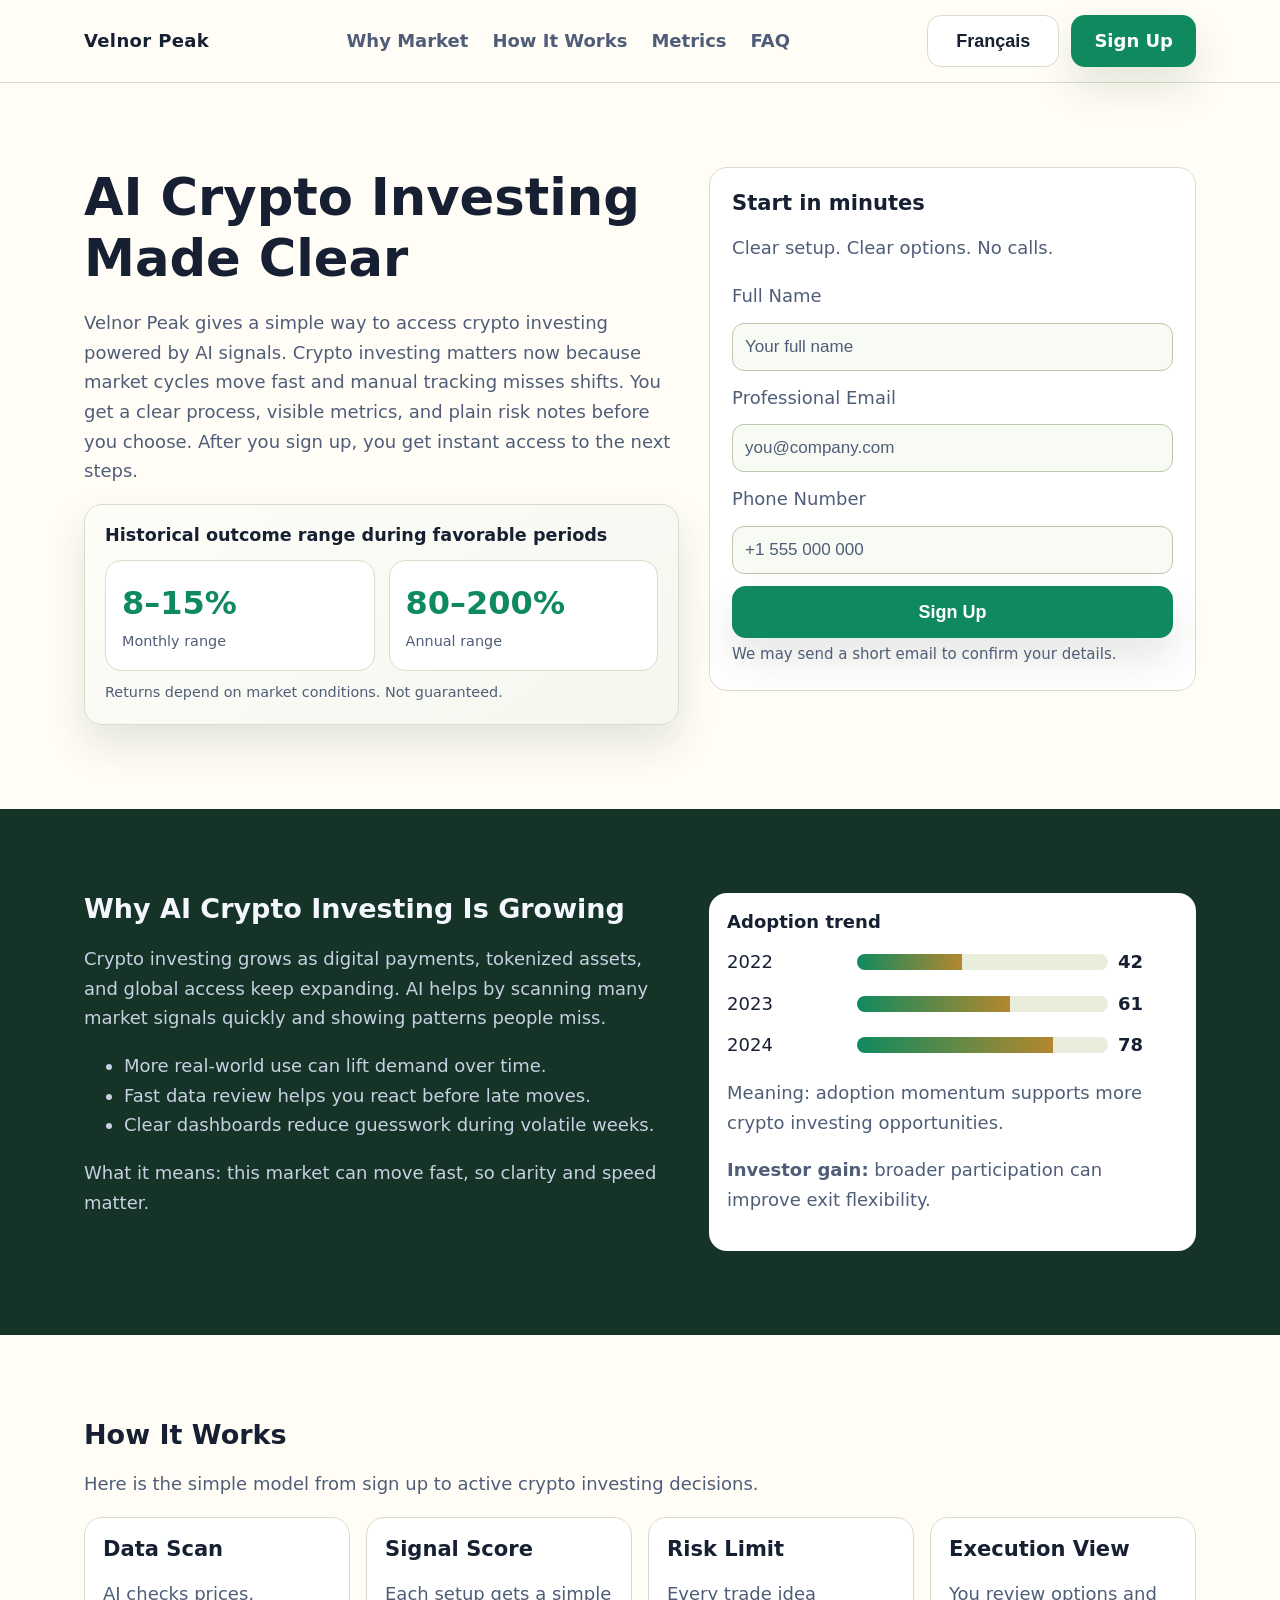
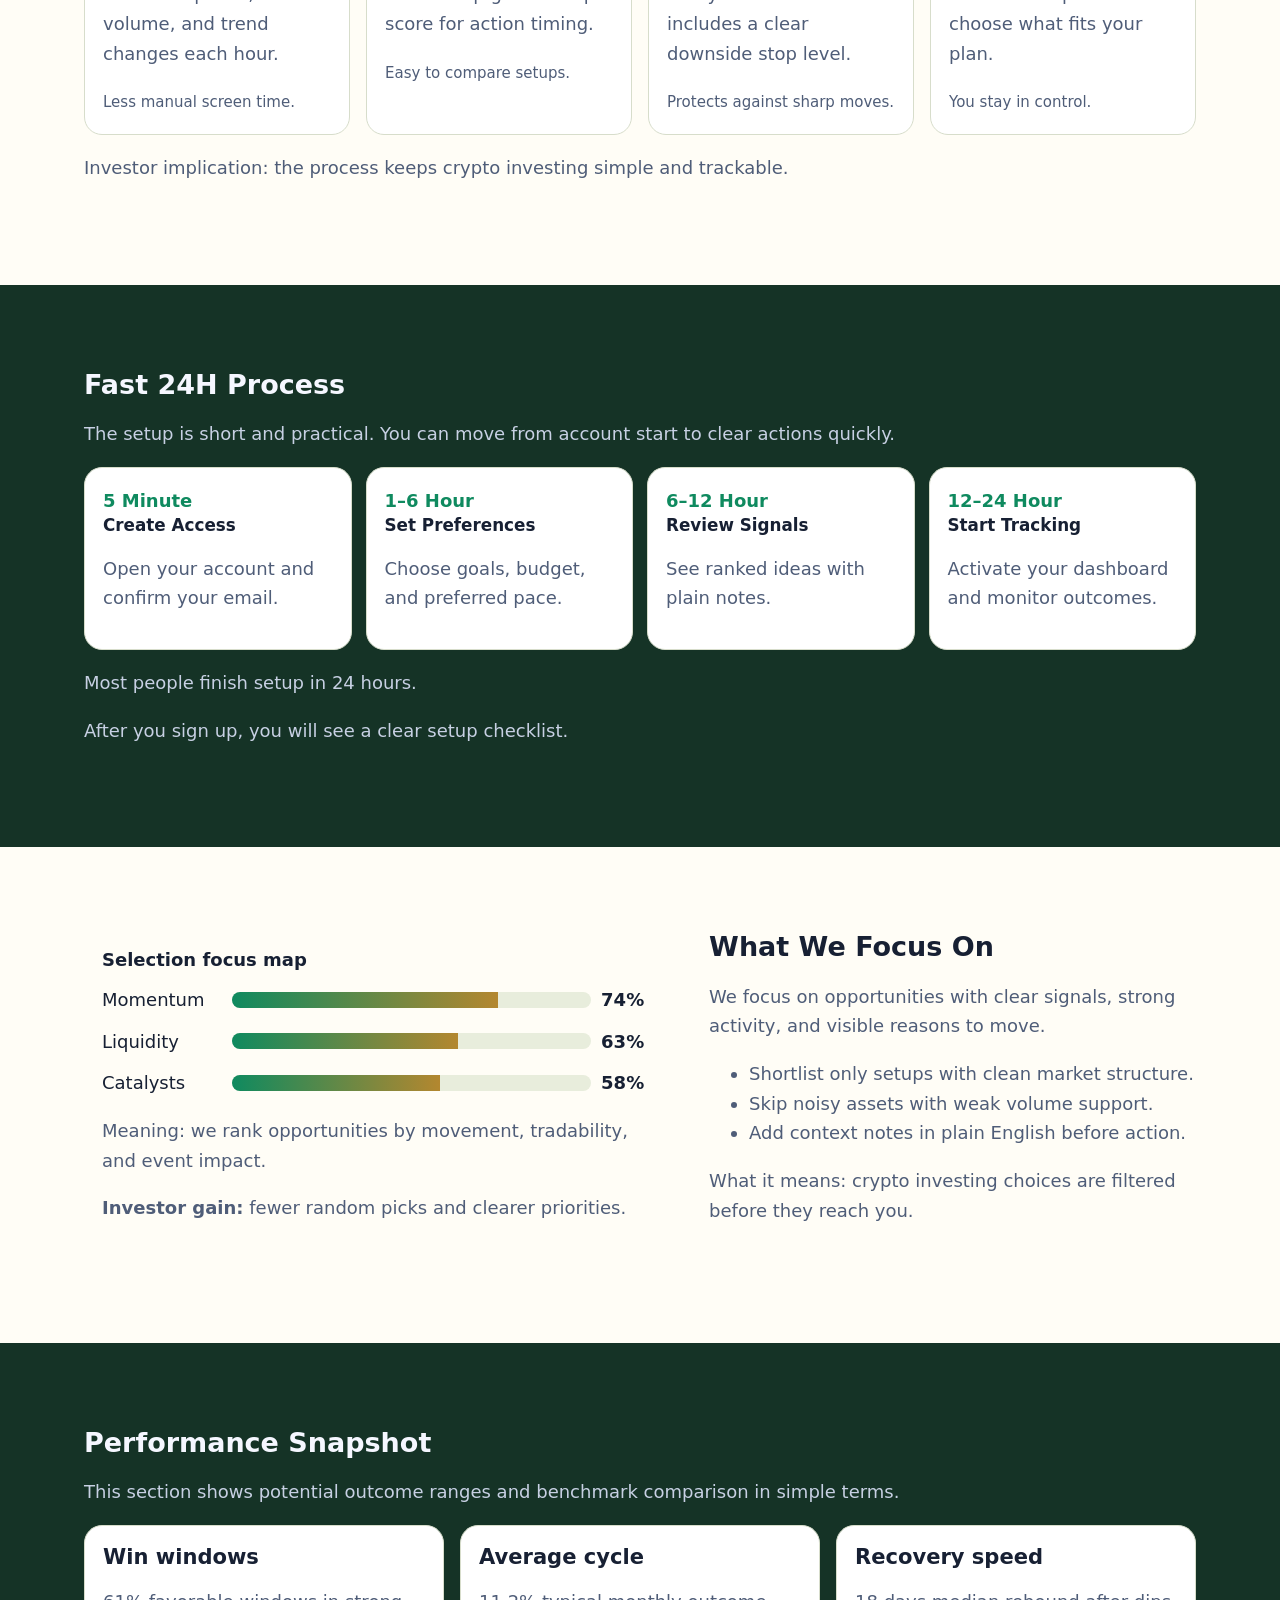
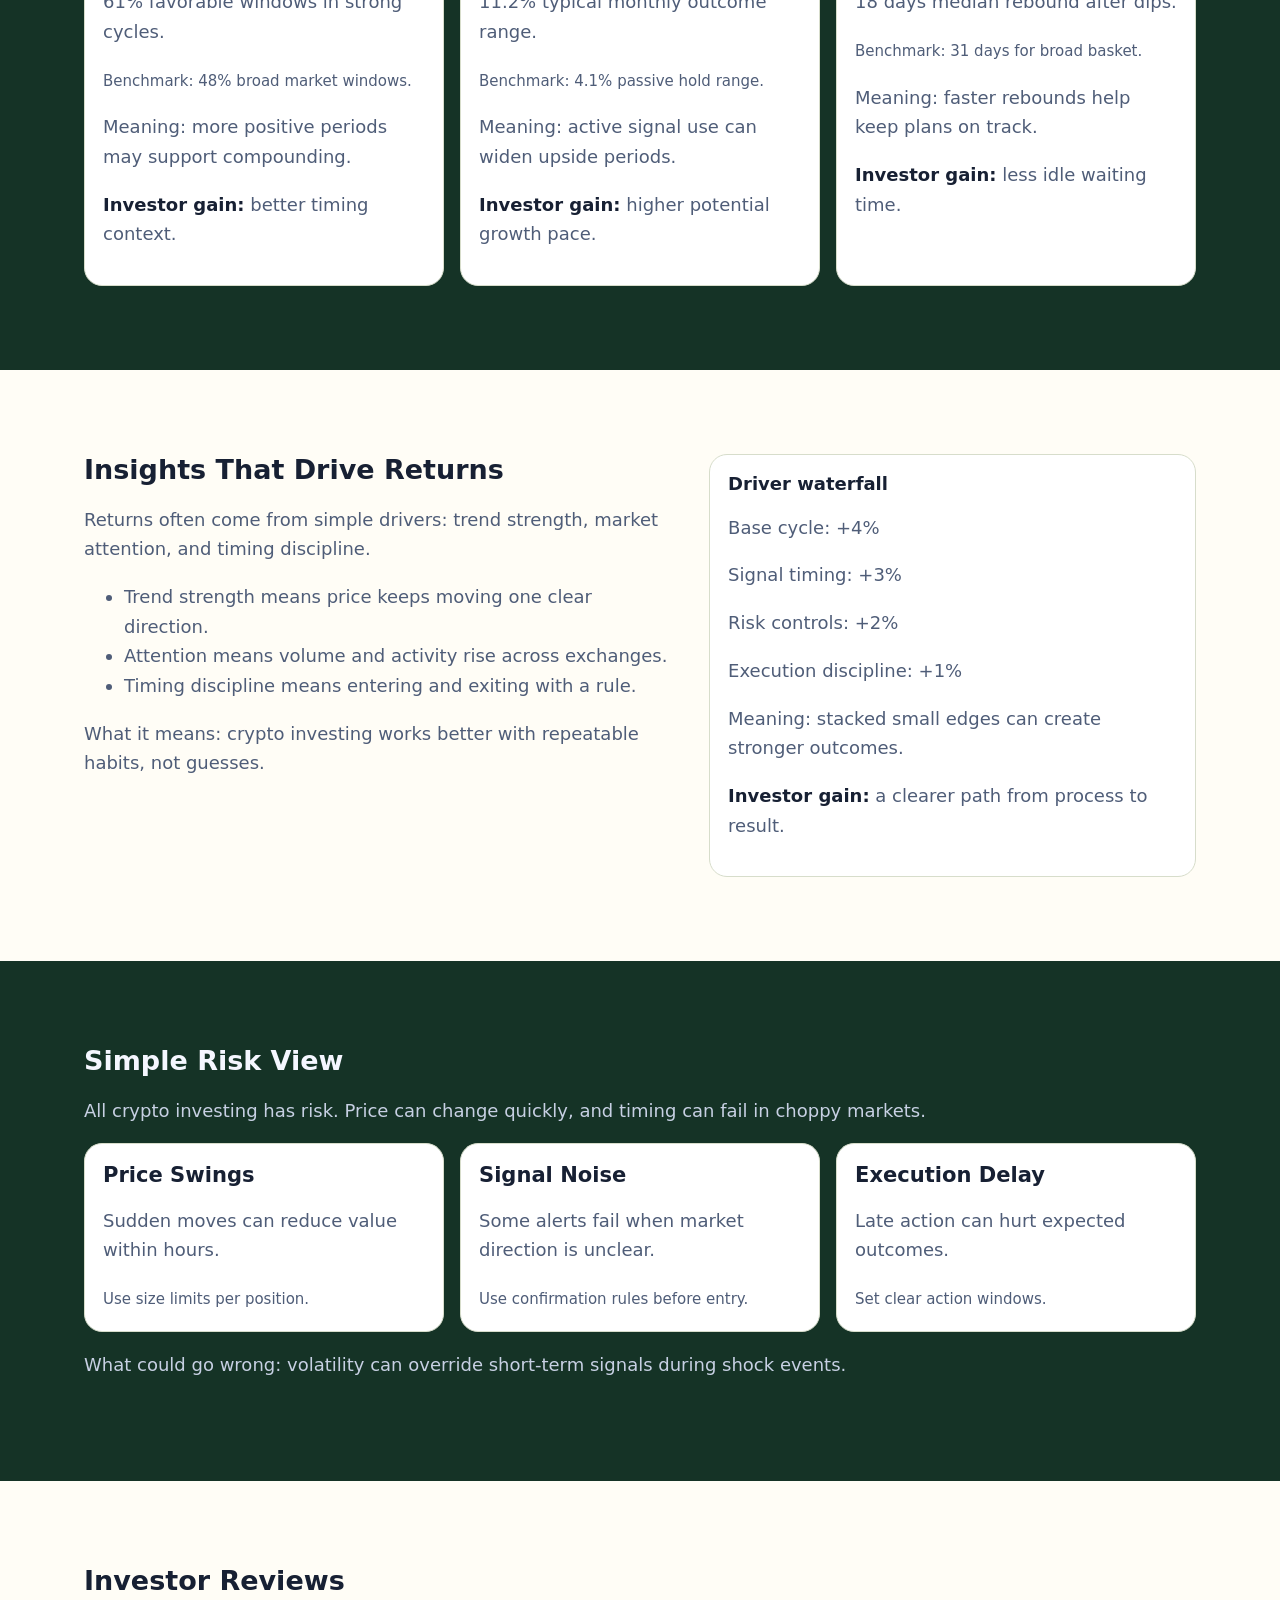
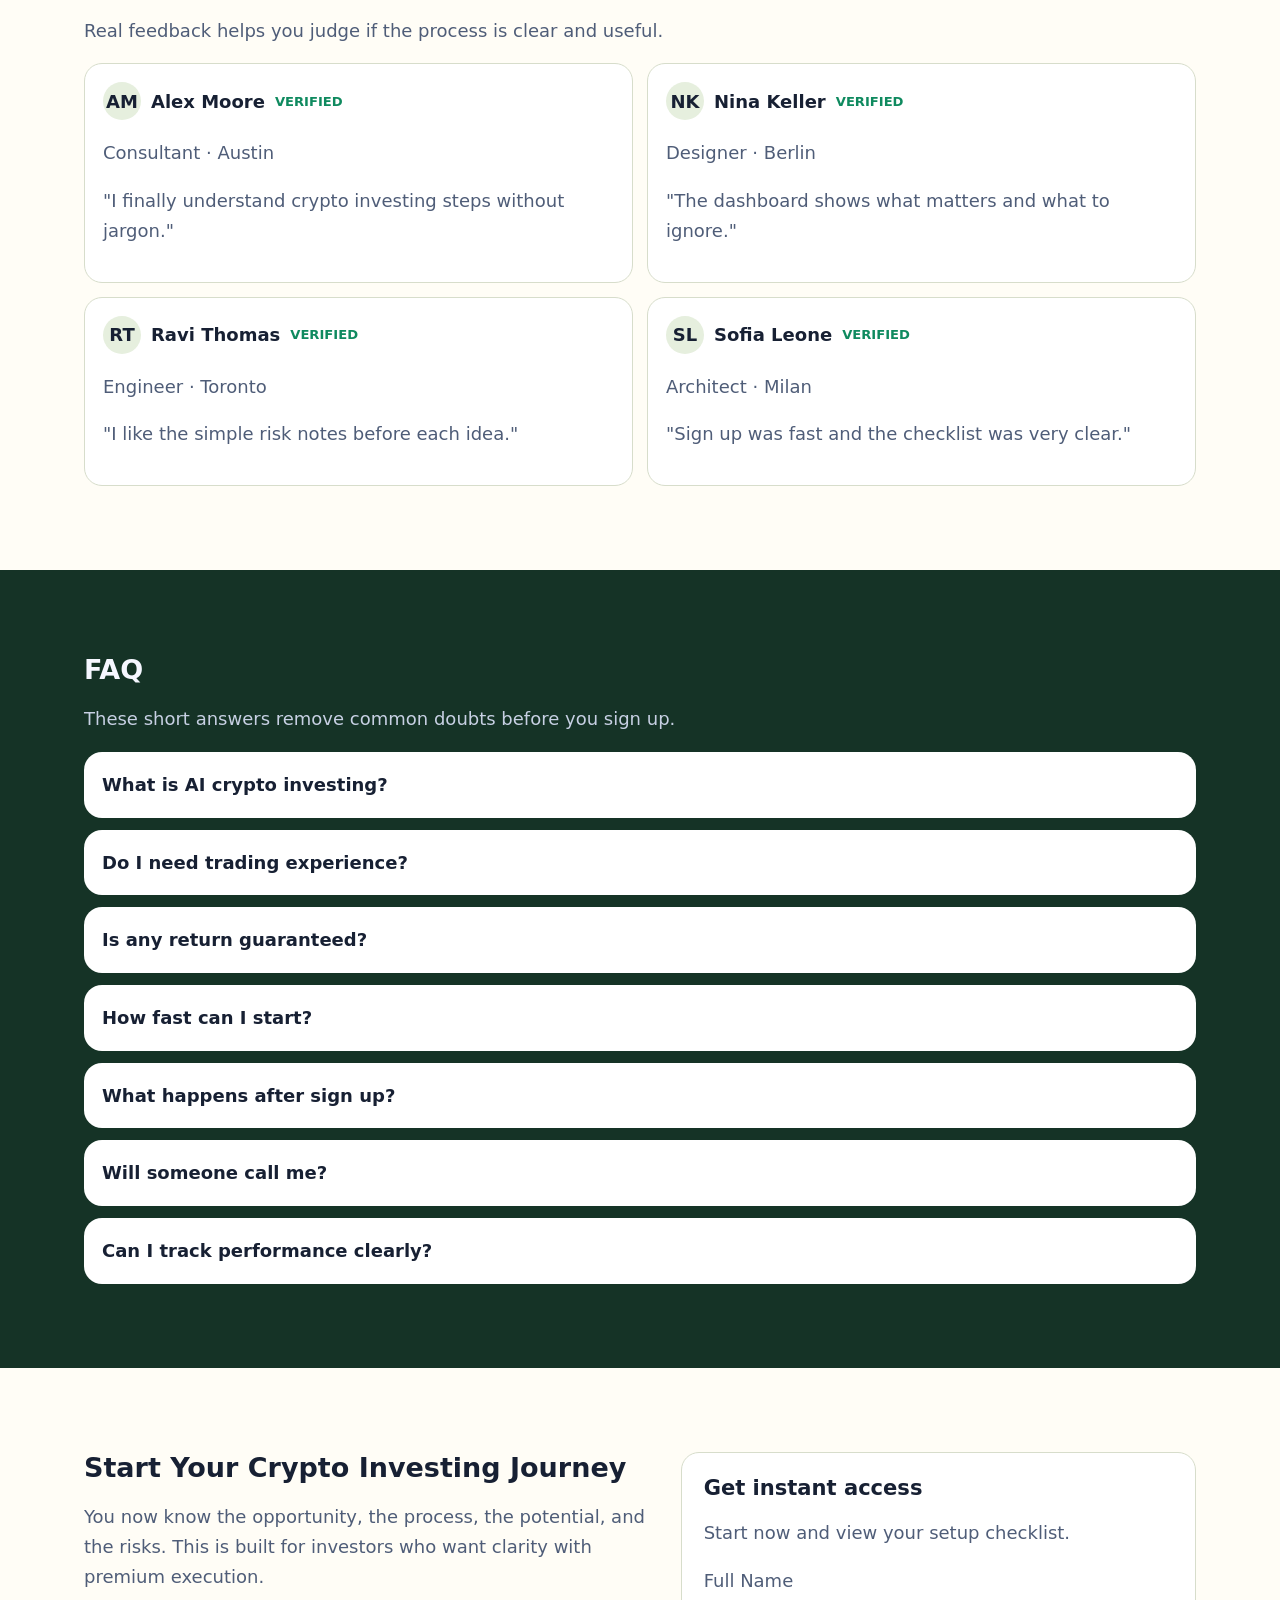
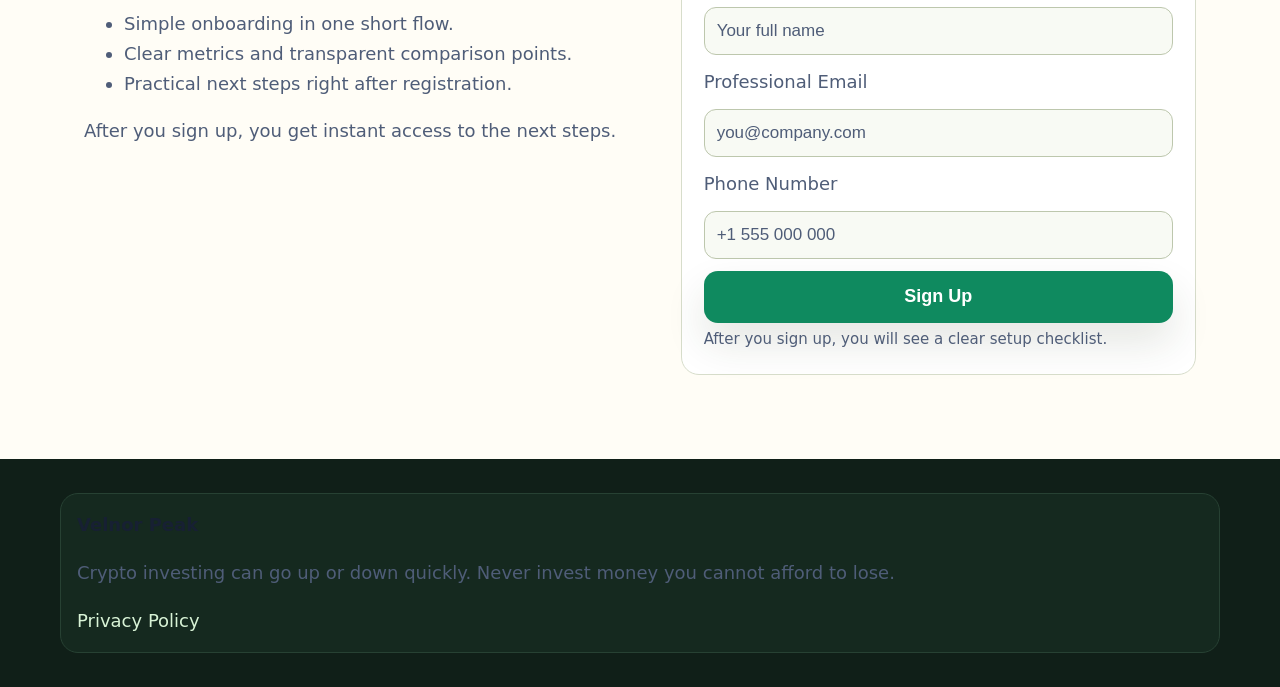
<file: fr/index.html>
<!doctype html>
<html lang="en">
<head>
  <meta charset="UTF-8">
  <meta name="viewport" content="width=device-width, initial-scale=1.0">
  <title>Velnor Peak | AI Crypto Investing for Clear Growth (Français)</title>
  <meta name="description" content="Français page in English: clear crypto investing steps, risks, metrics, and sign up flow within 24 hours.">
  <link rel="canonical" href="https://velnorpeak.com/fr/index.html">
  <link rel="alternate" hreflang="en" href="https://velnorpeak.com/index.html">
  <link rel="alternate" hreflang="de" href="https://velnorpeak.com/de/index.html">
  <link rel="alternate" hreflang="fr" href="https://velnorpeak.com/fr/index.html">
  <link rel="alternate" hreflang="es" href="https://velnorpeak.com/es/index.html">
  <link rel="alternate" hreflang="it" href="https://velnorpeak.com/it/index.html">
  <link rel="alternate" hreflang="tr" href="https://velnorpeak.com/tr/index.html">
  <link rel="alternate" hreflang="pt" href="https://velnorpeak.com/pt/index.html">
  <link rel="alternate" hreflang="ja" href="https://velnorpeak.com/jp/index.html">
  <link rel="alternate" hreflang="sk" href="https://velnorpeak.com/sk/index.html">
  <link rel="alternate" hreflang="nl-BE" href="https://velnorpeak.com/be/index.html">
  <link rel="alternate" hreflang="x-default" href="https://velnorpeak.com/index.html">
  <meta property="og:title" content="Velnor Peak | AI Crypto Investing for Clear Growth (Français)">
  <meta property="og:description" content="Français page in English: clear crypto investing steps, risks, metrics, and sign up flow within 24 hours.">
  <meta property="og:type" content="website">
  <meta property="og:url" content="https://velnorpeak.com/fr/index.html">
  <meta property="twitter:card" content="summary_large_image">
  <meta property="twitter:title" content="Velnor Peak | AI Crypto Investing for Clear Growth (Français)">
  <meta property="twitter:description" content="Français page in English: clear crypto investing steps, risks, metrics, and sign up flow within 24 hours.">
  <link rel="stylesheet" href="../assets/style.css">
</head>
<body>
<header class="header">
  <div class="container header-inner">
    <a class="brand" href="../index.html">Velnor Peak</a>
    <nav class="nav" aria-label="Primary navigation">
      <a href="#market">Why Market</a><a href="#model">How It Works</a><a href="#metrics">Metrics</a><a href="#faq">FAQ</a>
    </nav>
    <div class="right-tools">
      <div class="lang-wrap">
        <button class="lang-current" aria-expanded="false">Français</button>
        <div class="lang-menu">
<a href="../index.html"><svg class="flag" viewBox="0 0 20 14" aria-hidden="true"><rect width="20" height="14" fill="#012169"/><rect y="6" width="20" height="2" fill="#fff"/><rect x="9" width="2" height="14" fill="#fff"/></svg>English</a>
<a href="../de/index.html"><svg class="flag" viewBox="0 0 20 14" aria-hidden="true"><rect width="20" height="4.7" fill="#111"/><rect y="4.7" width="20" height="4.7" fill="#d00"/><rect y="9.4" width="20" height="4.6" fill="#ffce00"/></svg>Deutsch</a>
<a href="../fr/index.html"><svg class="flag" viewBox="0 0 20 14" aria-hidden="true"><rect width="6.6" height="14" fill="#0055a4"/><rect x="6.6" width="6.8" height="14" fill="#fff"/><rect x="13.4" width="6.6" height="14" fill="#ef4135"/></svg>Français</a>
<a href="../es/index.html"><svg class="flag" viewBox="0 0 20 14" aria-hidden="true"><rect width="20" height="14" fill="#aa151b"/><rect y="4" width="20" height="6" fill="#f1bf00"/></svg>Español</a>
<a href="../it/index.html"><svg class="flag" viewBox="0 0 20 14" aria-hidden="true"><rect width="6.6" height="14" fill="#009246"/><rect x="6.6" width="6.8" height="14" fill="#fff"/><rect x="13.4" width="6.6" height="14" fill="#ce2b37"/></svg>Italiano</a>
<a href="../tr/index.html"><svg class="flag" viewBox="0 0 20 14" aria-hidden="true"><rect width="20" height="14" fill="#e30a17"/><circle cx="8" cy="7" r="3.2" fill="#fff"/><circle cx="8.8" cy="7" r="2.5" fill="#e30a17"/></svg>Türkçe</a>
<a href="../pt/index.html"><svg class="flag" viewBox="0 0 20 14" aria-hidden="true"><rect width="8" height="14" fill="#046a38"/><rect x="8" width="12" height="14" fill="#da291c"/></svg>Português</a>
<a href="../jp/index.html"><svg class="flag" viewBox="0 0 20 14" aria-hidden="true"><rect width="20" height="14" fill="#fff"/><circle cx="10" cy="7" r="3.2" fill="#bc002d"/></svg>日本語</a>
<a href="../sk/index.html"><svg class="flag" viewBox="0 0 20 14" aria-hidden="true"><rect width="20" height="4.7" fill="#fff"/><rect y="4.7" width="20" height="4.7" fill="#0b4ea2"/><rect y="9.4" width="20" height="4.6" fill="#ee1c25"/></svg>Slovak</a>
<a href="../be/index.html"><svg class="flag" viewBox="0 0 20 14" aria-hidden="true"><rect width="6.6" height="14" fill="#000"/><rect x="6.6" width="6.8" height="14" fill="#ffd90c"/><rect x="13.4" width="6.6" height="14" fill="#ef3340"/></svg>Nederlands (BE)</a>
</div>
      </div>
      <a class="btn" href="#signup-final">Sign Up</a>
      <button id="mobileToggle" class="btn mobile-toggle" aria-label="Open menu">☰</button>
    </div>
  </div>
</header>

<div id="mobileDrawer" class="drawer" aria-hidden="true">
  <div class="drawer-backdrop"></div>
  <div class="drawer-panel">
    <button id="drawerClose" class="icon-btn" aria-label="Close menu">×</button>
    <nav class="drawer-nav" aria-label="Mobile navigation">
      <a href="#market">Why Market</a><a href="#model">How It Works</a><a href="#focus">Focus</a><a href="#metrics">Metrics</a><a href="#reviews">Reviews</a><a href="#faq">FAQ</a>
    </nav>
    <div class="lang-wrap">
      <button class="lang-current" aria-expanded="false">Français</button>
      <div class="lang-menu">
<a href="../index.html"><svg class="flag" viewBox="0 0 20 14" aria-hidden="true"><rect width="20" height="14" fill="#012169"/><rect y="6" width="20" height="2" fill="#fff"/><rect x="9" width="2" height="14" fill="#fff"/></svg>English</a>
<a href="../de/index.html"><svg class="flag" viewBox="0 0 20 14" aria-hidden="true"><rect width="20" height="4.7" fill="#111"/><rect y="4.7" width="20" height="4.7" fill="#d00"/><rect y="9.4" width="20" height="4.6" fill="#ffce00"/></svg>Deutsch</a>
<a href="../fr/index.html"><svg class="flag" viewBox="0 0 20 14" aria-hidden="true"><rect width="6.6" height="14" fill="#0055a4"/><rect x="6.6" width="6.8" height="14" fill="#fff"/><rect x="13.4" width="6.6" height="14" fill="#ef4135"/></svg>Français</a>
<a href="../es/index.html"><svg class="flag" viewBox="0 0 20 14" aria-hidden="true"><rect width="20" height="14" fill="#aa151b"/><rect y="4" width="20" height="6" fill="#f1bf00"/></svg>Español</a>
<a href="../it/index.html"><svg class="flag" viewBox="0 0 20 14" aria-hidden="true"><rect width="6.6" height="14" fill="#009246"/><rect x="6.6" width="6.8" height="14" fill="#fff"/><rect x="13.4" width="6.6" height="14" fill="#ce2b37"/></svg>Italiano</a>
<a href="../tr/index.html"><svg class="flag" viewBox="0 0 20 14" aria-hidden="true"><rect width="20" height="14" fill="#e30a17"/><circle cx="8" cy="7" r="3.2" fill="#fff"/><circle cx="8.8" cy="7" r="2.5" fill="#e30a17"/></svg>Türkçe</a>
<a href="../pt/index.html"><svg class="flag" viewBox="0 0 20 14" aria-hidden="true"><rect width="8" height="14" fill="#046a38"/><rect x="8" width="12" height="14" fill="#da291c"/></svg>Português</a>
<a href="../jp/index.html"><svg class="flag" viewBox="0 0 20 14" aria-hidden="true"><rect width="20" height="14" fill="#fff"/><circle cx="10" cy="7" r="3.2" fill="#bc002d"/></svg>日本語</a>
<a href="../sk/index.html"><svg class="flag" viewBox="0 0 20 14" aria-hidden="true"><rect width="20" height="4.7" fill="#fff"/><rect y="4.7" width="20" height="4.7" fill="#0b4ea2"/><rect y="9.4" width="20" height="4.6" fill="#ee1c25"/></svg>Slovak</a>
<a href="../be/index.html"><svg class="flag" viewBox="0 0 20 14" aria-hidden="true"><rect width="6.6" height="14" fill="#000"/><rect x="6.6" width="6.8" height="14" fill="#ffd90c"/><rect x="13.4" width="6.6" height="14" fill="#ef3340"/></svg>Nederlands (BE)</a>
</div>
    </div>
    <p></p>
    <a class="btn" href="#signup-final">Sign Up</a>
  </div>
</div>

<main>
<section class="section light hero">
  <div class="container hero-grid reveal">
    <div>
      <h1>AI Crypto Investing Made Clear</h1>
      <p>Velnor Peak gives a simple way to access crypto investing powered by AI signals. Crypto investing matters now because market cycles move fast and manual tracking misses shifts. You get a clear process, visible metrics, and plain risk notes before you choose. After you sign up, you get instant access to the next steps.</p>
      <div class="hero-panel">
        <h4>Historical outcome range during favorable periods</h4>
        <div class="range">
          <div class="range-box"><div class="range-num">8–15%</div><div class="range-label">Monthly range</div></div>
          <div class="range-box"><div class="range-num">80–200%</div><div class="range-label">Annual range</div></div>
        </div>
        <div class="disclaimer">Returns depend on market conditions. Not guaranteed.</div>
      </div>
    </div>
    <form class="form-card" aria-label="Hero signup form">
      <h3 class="form-title">Start in minutes</h3>
      <p class="form-sub">Clear setup. Clear options. No calls.</p>
      <div class="form-stack">
        <label for="name-top">Full Name</label><input id="name-top" name="name" placeholder="Your full name" required>
        <label for="mail-top">Professional Email</label><input id="mail-top" type="email" name="email" placeholder="you@company.com" required>
        <label for="phone-top">Phone Number</label><input id="phone-top" type="tel" name="phone" placeholder="+1 555 000 000" required>
        <button class="btn" type="submit">Sign Up</button>
      </div>
      <small>We may send a short email to confirm your details.</small>
    </form>
  </div>
</section>

<section id="market" class="section dark">
  <div class="container two-col reveal">
    <div>
      <h2>Why AI Crypto Investing Is Growing</h2>
      <p>Crypto investing grows as digital payments, tokenized assets, and global access keep expanding. AI helps by scanning many market signals quickly and showing patterns people miss.</p>
      <ul>
        <li>More real-world use can lift demand over time.</li>
        <li>Fast data review helps you react before late moves.</li>
        <li>Clear dashboards reduce guesswork during volatile weeks.</li>
      </ul>
      <p>What it means: this market can move fast, so clarity and speed matter.</p>
    </div>
    <div class="visual-card">
      <h4>Adoption trend</h4>
      <div class="visual-bars">
        <div class="bar-row"><span>2022</span><div class="bar-track"><div class="bar-fill" style="width:42%"></div></div><strong>42</strong></div>
        <div class="bar-row"><span>2023</span><div class="bar-track"><div class="bar-fill" style="width:61%"></div></div><strong>61</strong></div>
        <div class="bar-row"><span>2024</span><div class="bar-track"><div class="bar-fill" style="width:78%"></div></div><strong>78</strong></div>
      </div>
      <p>Meaning: adoption momentum supports more crypto investing opportunities.</p>
      <p><strong>Investor gain:</strong> broader participation can improve exit flexibility.</p>
    </div>
  </div>
</section>

<section id="model" class="section light">
  <div class="container reveal">
    <h2>How It Works</h2>
    <p>Here is the simple model from sign up to active crypto investing decisions.</p>
    <div class="grid-4">
      <article class="card"><h3>Data Scan</h3><p>AI checks prices, volume, and trend changes each hour.</p><small class="muted">Less manual screen time.</small></article>
      <article class="card"><h3>Signal Score</h3><p>Each setup gets a simple score for action timing.</p><small class="muted">Easy to compare setups.</small></article>
      <article class="card"><h3>Risk Limit</h3><p>Every trade idea includes a clear downside stop level.</p><small class="muted">Protects against sharp moves.</small></article>
      <article class="card"><h3>Execution View</h3><p>You review options and choose what fits your plan.</p><small class="muted">You stay in control.</small></article>
    </div>
    <p>Investor implication: the process keeps crypto investing simple and trackable.</p>
  </div>
</section>

<section class="section dark">
  <div class="container reveal">
    <h2>Fast 24H Process</h2>
    <p>The setup is short and practical. You can move from account start to clear actions quickly.</p>
    <div class="process-grid">
      <article class="process-card card"><div class="time">5 Minute</div><h4>Create Access</h4><p>Open your account and confirm your email.</p></article>
      <article class="process-card card"><div class="time">1–6 Hour</div><h4>Set Preferences</h4><p>Choose goals, budget, and preferred pace.</p></article>
      <article class="process-card card"><div class="time">6–12 Hour</div><h4>Review Signals</h4><p>See ranked ideas with plain notes.</p></article>
      <article class="process-card card"><div class="time">12–24 Hour</div><h4>Start Tracking</h4><p>Activate your dashboard and monitor outcomes.</p></article>
    </div>
    <p>Most people finish setup in 24 hours.</p>
    <p>After you sign up, you will see a clear setup checklist.</p>
  </div>
</section>

<section id="focus" class="section light">
  <div class="container two-col reveal">
    <div class="visual-card">
      <h4>Selection focus map</h4>
      <div class="visual-bars">
        <div class="bar-row"><span>Momentum</span><div class="bar-track"><div class="bar-fill" style="width:74%"></div></div><strong>74%</strong></div>
        <div class="bar-row"><span>Liquidity</span><div class="bar-track"><div class="bar-fill" style="width:63%"></div></div><strong>63%</strong></div>
        <div class="bar-row"><span>Catalysts</span><div class="bar-track"><div class="bar-fill" style="width:58%"></div></div><strong>58%</strong></div>
      </div>
      <p>Meaning: we rank opportunities by movement, tradability, and event impact.</p>
      <p><strong>Investor gain:</strong> fewer random picks and clearer priorities.</p>
    </div>
    <div>
      <h2>What We Focus On</h2>
      <p>We focus on opportunities with clear signals, strong activity, and visible reasons to move.</p>
      <ul>
        <li>Shortlist only setups with clean market structure.</li>
        <li>Skip noisy assets with weak volume support.</li>
        <li>Add context notes in plain English before action.</li>
      </ul>
      <p>What it means: crypto investing choices are filtered before they reach you.</p>
    </div>
  </div>
</section>

<section id="metrics" class="section dark">
  <div class="container reveal">
    <h2>Performance Snapshot</h2>
    <p>This section shows potential outcome ranges and benchmark comparison in simple terms.</p>
    <div class="grid-3">
      <article class="kpi-card card"><h3>Win windows</h3><p>61% favorable windows in strong cycles.</p><small>Benchmark: 48% broad market windows.</small><p>Meaning: more positive periods may support compounding.</p><p><strong>Investor gain:</strong> better timing context.</p></article>
      <article class="kpi-card card"><h3>Average cycle</h3><p>11.2% typical monthly outcome range.</p><small>Benchmark: 4.1% passive hold range.</small><p>Meaning: active signal use can widen upside periods.</p><p><strong>Investor gain:</strong> higher potential growth pace.</p></article>
      <article class="kpi-card card"><h3>Recovery speed</h3><p>18 days median rebound after dips.</p><small>Benchmark: 31 days for broad basket.</small><p>Meaning: faster rebounds help keep plans on track.</p><p><strong>Investor gain:</strong> less idle waiting time.</p></article>
    </div>
  </div>
</section>

<section class="section light">
  <div class="container two-col reveal">
    <div>
      <h2>Insights That Drive Returns</h2>
      <p>Returns often come from simple drivers: trend strength, market attention, and timing discipline.</p>
      <ul>
        <li>Trend strength means price keeps moving one clear direction.</li>
        <li>Attention means volume and activity rise across exchanges.</li>
        <li>Timing discipline means entering and exiting with a rule.</li>
      </ul>
      <p>What it means: crypto investing works better with repeatable habits, not guesses.</p>
    </div>
    <div class="card">
      <h4>Driver waterfall</h4>
      <p>Base cycle: +4%</p>
      <p>Signal timing: +3%</p>
      <p>Risk controls: +2%</p>
      <p>Execution discipline: +1%</p>
      <p>Meaning: stacked small edges can create stronger outcomes.</p>
      <p><strong>Investor gain:</strong> a clearer path from process to result.</p>
    </div>
  </div>
</section>

<section class="section dark">
  <div class="container reveal">
    <h2>Simple Risk View</h2>
    <p>All crypto investing has risk. Price can change quickly, and timing can fail in choppy markets.</p>
    <div class="grid-3">
      <article class="card"><h3>Price Swings</h3><p>Sudden moves can reduce value within hours.</p><small>Use size limits per position.</small></article>
      <article class="card"><h3>Signal Noise</h3><p>Some alerts fail when market direction is unclear.</p><small>Use confirmation rules before entry.</small></article>
      <article class="card"><h3>Execution Delay</h3><p>Late action can hurt expected outcomes.</p><small>Set clear action windows.</small></article>
    </div>
    <p>What could go wrong: volatility can override short-term signals during shock events.</p>
  </div>
</section>

<section id="reviews" class="section light">
  <div class="container reveal">
    <h2>Investor Reviews</h2>
    <p>Real feedback helps you judge if the process is clear and useful.</p>
    <div class="reviews">
      <article class="review-card card"><div class="review-head"><div class="avatar">AM</div><strong>Alex Moore</strong><span class="verified">VERIFIED</span></div><p>Consultant · Austin</p><p>"I finally understand crypto investing steps without jargon."</p></article>
      <article class="review-card card"><div class="review-head"><div class="avatar">NK</div><strong>Nina Keller</strong><span class="verified">VERIFIED</span></div><p>Designer · Berlin</p><p>"The dashboard shows what matters and what to ignore."</p></article>
      <article class="review-card card"><div class="review-head"><div class="avatar">RT</div><strong>Ravi Thomas</strong><span class="verified">VERIFIED</span></div><p>Engineer · Toronto</p><p>"I like the simple risk notes before each idea."</p></article>
      <article class="review-card card"><div class="review-head"><div class="avatar">SL</div><strong>Sofia Leone</strong><span class="verified">VERIFIED</span></div><p>Architect · Milan</p><p>"Sign up was fast and the checklist was very clear."</p></article>
    </div>
  </div>
</section>

<section id="faq" class="section dark">
  <div class="container reveal">
    <h2>FAQ</h2>
    <p>These short answers remove common doubts before you sign up.</p>
    <div class="faq-list">
      <details class="faq-item"><summary>What is AI crypto investing?</summary><div class="faq-content"><p>It uses software to read market data and highlight possible crypto investing moves.</p></div></details>
      <details class="faq-item"><summary>Do I need trading experience?</summary><div class="faq-content"><p>No. The flow is guided and each step uses simple language.</p></div></details>
      <details class="faq-item"><summary>Is any return guaranteed?</summary><div class="faq-content"><p>No. Returns depend on market conditions. Not guaranteed.</p></div></details>
      <details class="faq-item"><summary>How fast can I start?</summary><div class="faq-content"><p>Most people complete setup in 24 hours and can review options right away.</p></div></details>
      <details class="faq-item"><summary>What happens after sign up?</summary><div class="faq-content"><p>After you sign up, you can review the options and choose what to do next.</p></div></details>
      <details class="faq-item"><summary>Will someone call me?</summary><div class="faq-content"><p>No calls are required. We may send a short email to confirm your details.</p></div></details>
      <details class="faq-item"><summary>Can I track performance clearly?</summary><div class="faq-content"><p>Yes. You see transparent metrics, comparisons, and plain-language notes.</p></div></details>
    </div>
  </div>
</section>

<section id="signup-final" class="section light">
  <div class="container final-wrap reveal">
    <div>
      <h2>Start Your Crypto Investing Journey</h2>
      <p>You now know the opportunity, the process, the potential, and the risks. This is built for investors who want clarity with premium execution.</p>
      <ul>
        <li>Simple onboarding in one short flow.</li>
        <li>Clear metrics and transparent comparison points.</li>
        <li>Practical next steps right after registration.</li>
      </ul>
      <p>After you sign up, you get instant access to the next steps.</p>
    </div>
    <form class="form-card" aria-label="Final signup form">
      <h3>Get instant access</h3>
      <p>Start now and view your setup checklist.</p>
      <div class="form-stack">
        <label for="name-bottom">Full Name</label><input id="name-bottom" name="name" placeholder="Your full name" required>
        <label for="mail-bottom">Professional Email</label><input id="mail-bottom" type="email" name="email" placeholder="you@company.com" required>
        <label for="phone-bottom">Phone Number</label><input id="phone-bottom" type="tel" name="phone" placeholder="+1 555 000 000" required>
        <button class="btn" type="submit">Sign Up</button>
      </div>
      <small>After you sign up, you will see a clear setup checklist.</small>
    </form>
  </div>
</section>
</main>

<footer class="footer">
  <div class="container footer-panel">
    <strong>Velnor Peak</strong>
    <p>Crypto investing can go up or down quickly. Never invest money you cannot afford to lose.</p>
    <a href="#" data-open-privacy>Privacy Policy</a>
  </div>
</footer>

<div id="privacyModal" class="modal" role="dialog" aria-modal="true" aria-labelledby="privacyTitle">
  <div class="modal-card">
    <div class="modal-head"><h3 id="privacyTitle">Privacy Policy</h3><button id="privacyCloseX" class="icon-btn" aria-label="Close privacy modal">×</button></div>
    <p><strong>Introduction:</strong> We explain clearly how your data is used and protected.</p>
    <p><strong>Data collection:</strong> We collect your name, email, phone number, and basic usage logs.</p>
    <p><strong>Legal basis:</strong> We process data to provide access, support your account, and meet legal duties.</p>
    <p><strong>Cookies:</strong> Cookies help keep sessions active, remember settings, and measure page performance.</p>
    <p><strong>Retention:</strong> We keep personal data only as long as needed for service and legal obligations.</p>
    <p><strong>Third-party sharing:</strong> We share limited data with trusted providers for hosting, analytics, and email delivery.</p>
    <p><strong>Security:</strong> We use encryption, access controls, and monitoring to reduce unauthorized access risks.</p>
    <p><strong>User rights:</strong> You can request access, correction, deletion, restriction, or portability of your personal data.</p>
    <p><strong>International transfers:</strong> Data may move across countries with safeguards for equivalent protection levels.</p>
    <p><strong>Industry risk disclosure:</strong> Investment data may include market volatility indicators and scenario outcomes.</p>
    <p><strong>Contact:</strong> privacy@velnorpeak.com for any privacy request or complaint.</p>
    <div class="modal-footer"><button id="privacyCloseBtn" class="btn" type="button">Close</button></div>
  </div>
</div>

<script type="application/ld+json">{"@context":"https://schema.org","@type":"Organization","name":"Velnor Peak","url":"https://velnorpeak.com","email":"hello@velnorpeak.com"}</script>
<script type="application/ld+json">{"@context":"https://schema.org","@type":"WebSite","name":"Velnor Peak","url":"https://velnorpeak.com"}</script>
<script type="application/ld+json">{"@context":"https://schema.org","@type":"FAQPage","mainEntity":[{"@type":"Question","name":"What is AI crypto investing?","acceptedAnswer":{"@type":"Answer","text":"It uses software to read market data and highlight possible crypto investing moves."}},{"@type":"Question","name":"Is any return guaranteed?","acceptedAnswer":{"@type":"Answer","text":"No. Returns depend on market conditions. Not guaranteed."}}]}</script>
<script type="application/ld+json">{"@context":"https://schema.org","@type":"Review","itemReviewed":{"@type":"Service","name":"Velnor Peak"},"author":{"@type":"Person","name":"Alex Moore"},"reviewBody":"I finally understand crypto investing steps without jargon."}</script>
<script src="../assets/app.js" defer></script>
</body>
</html>
</file>
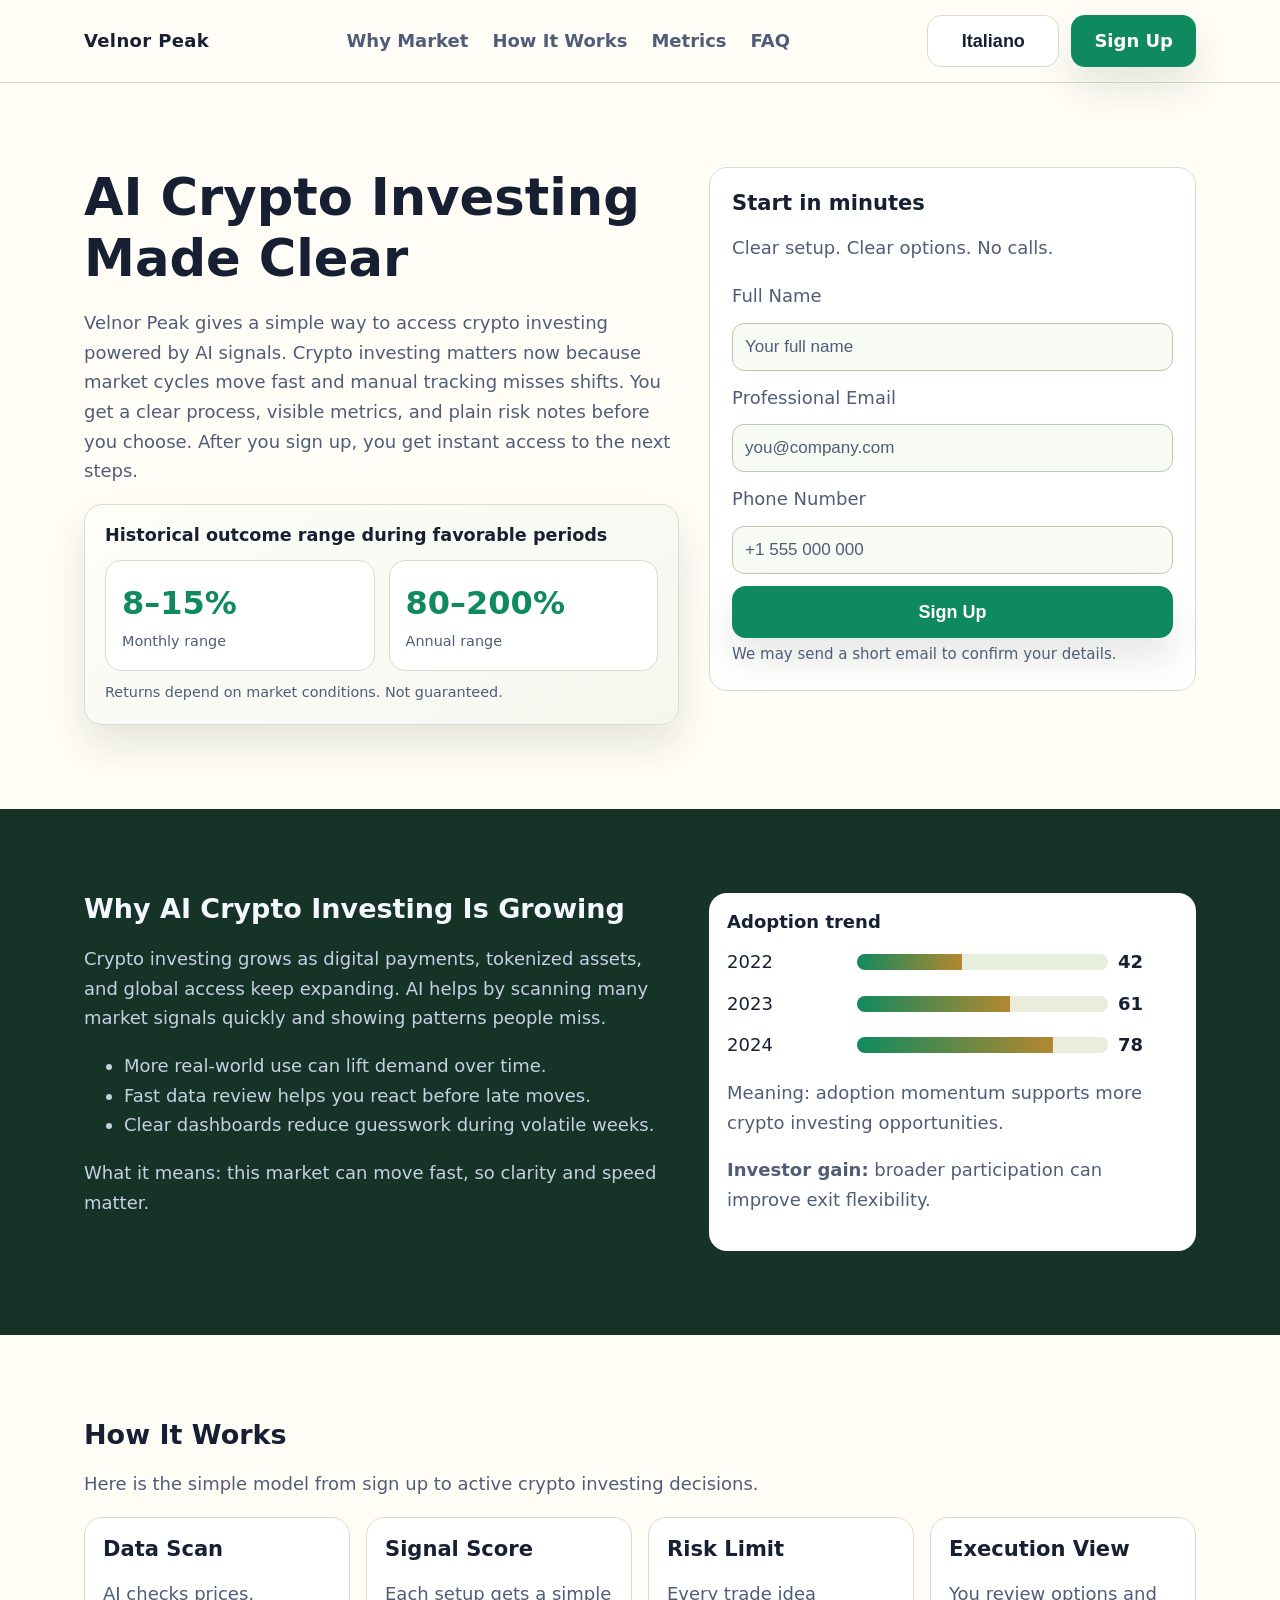
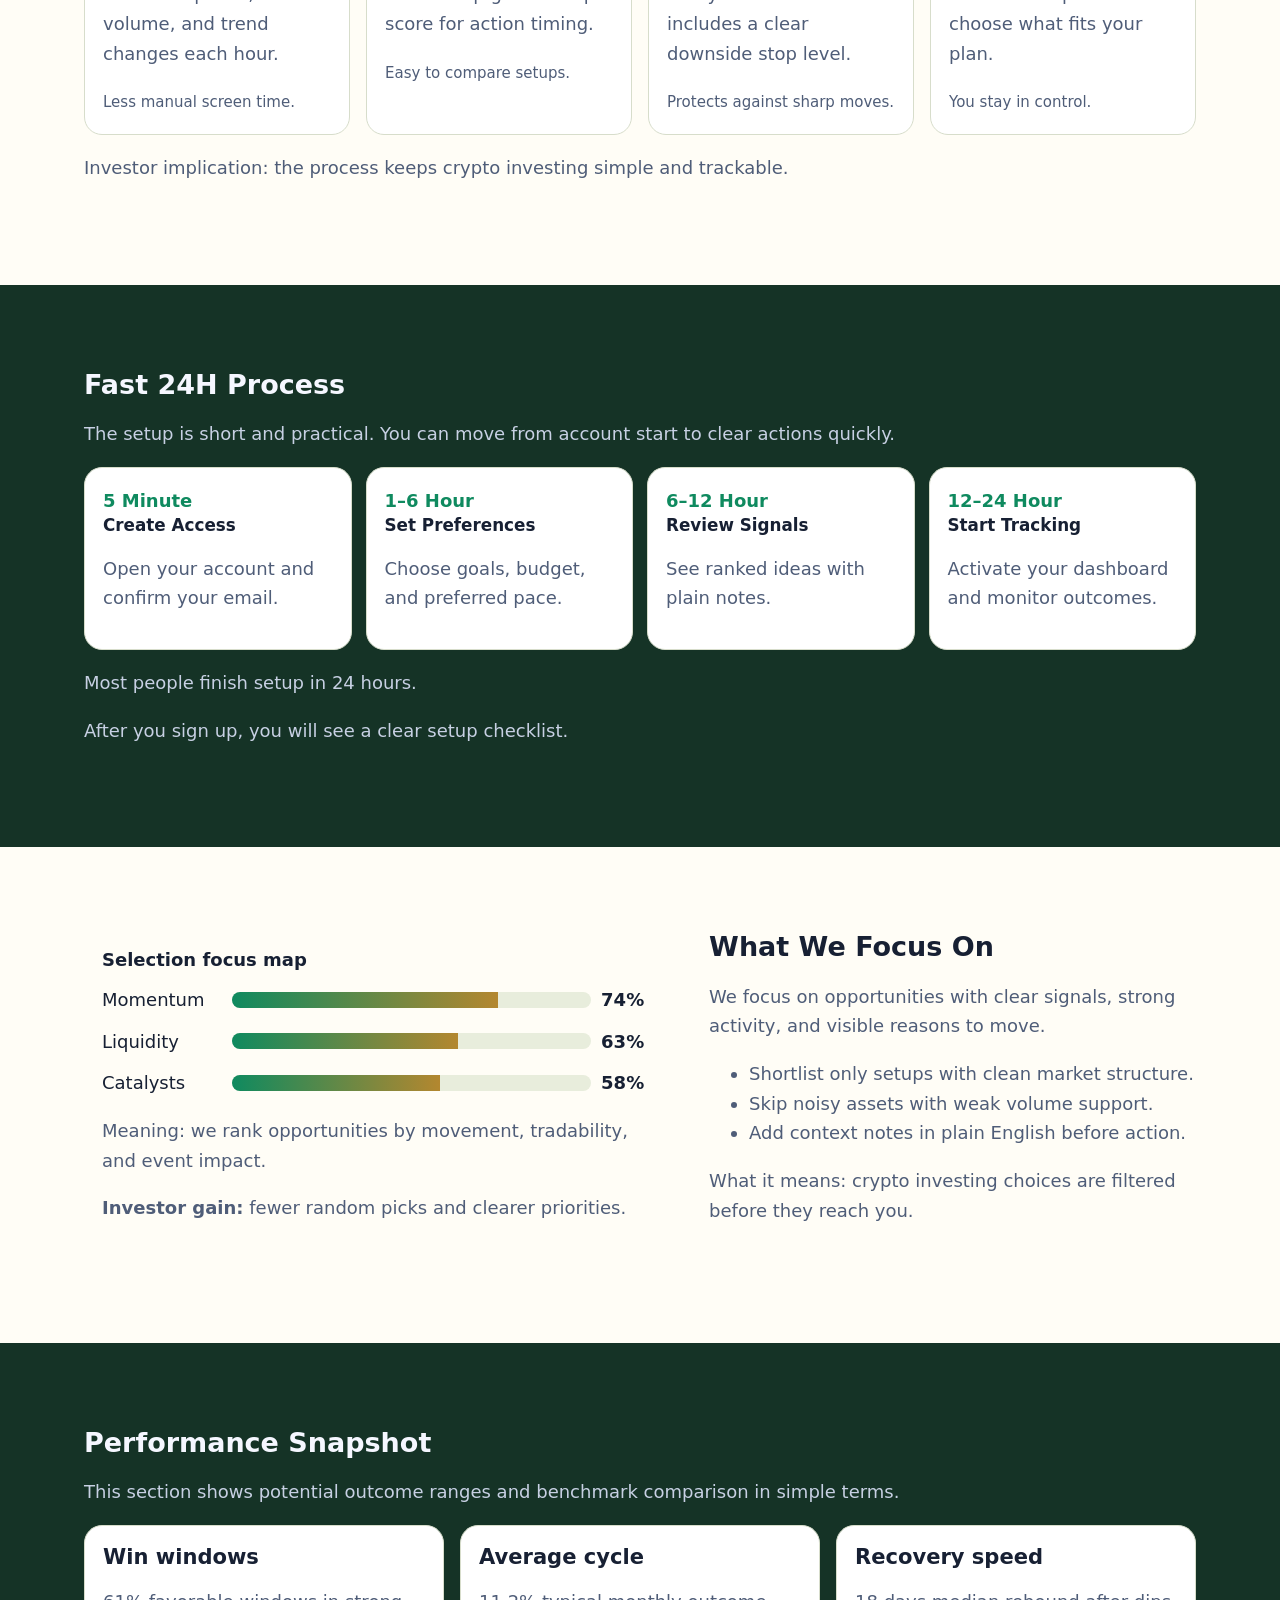
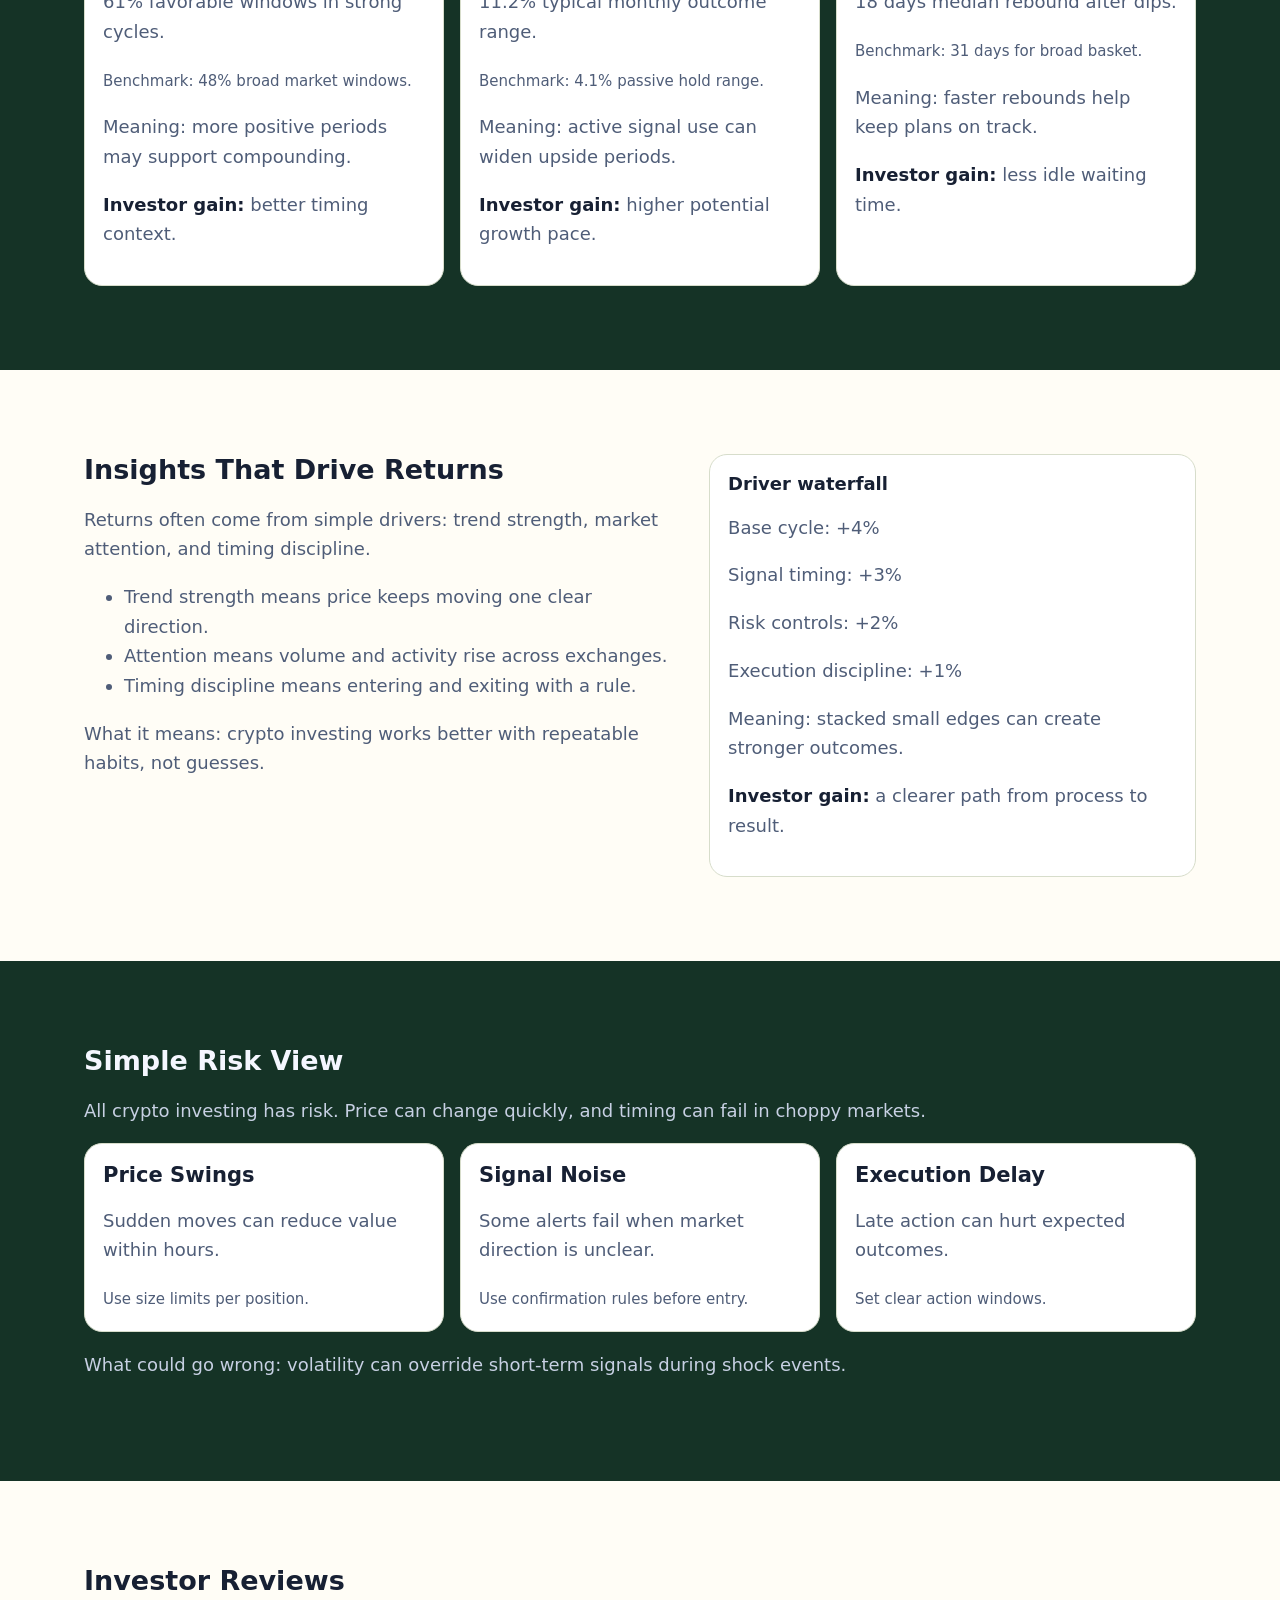
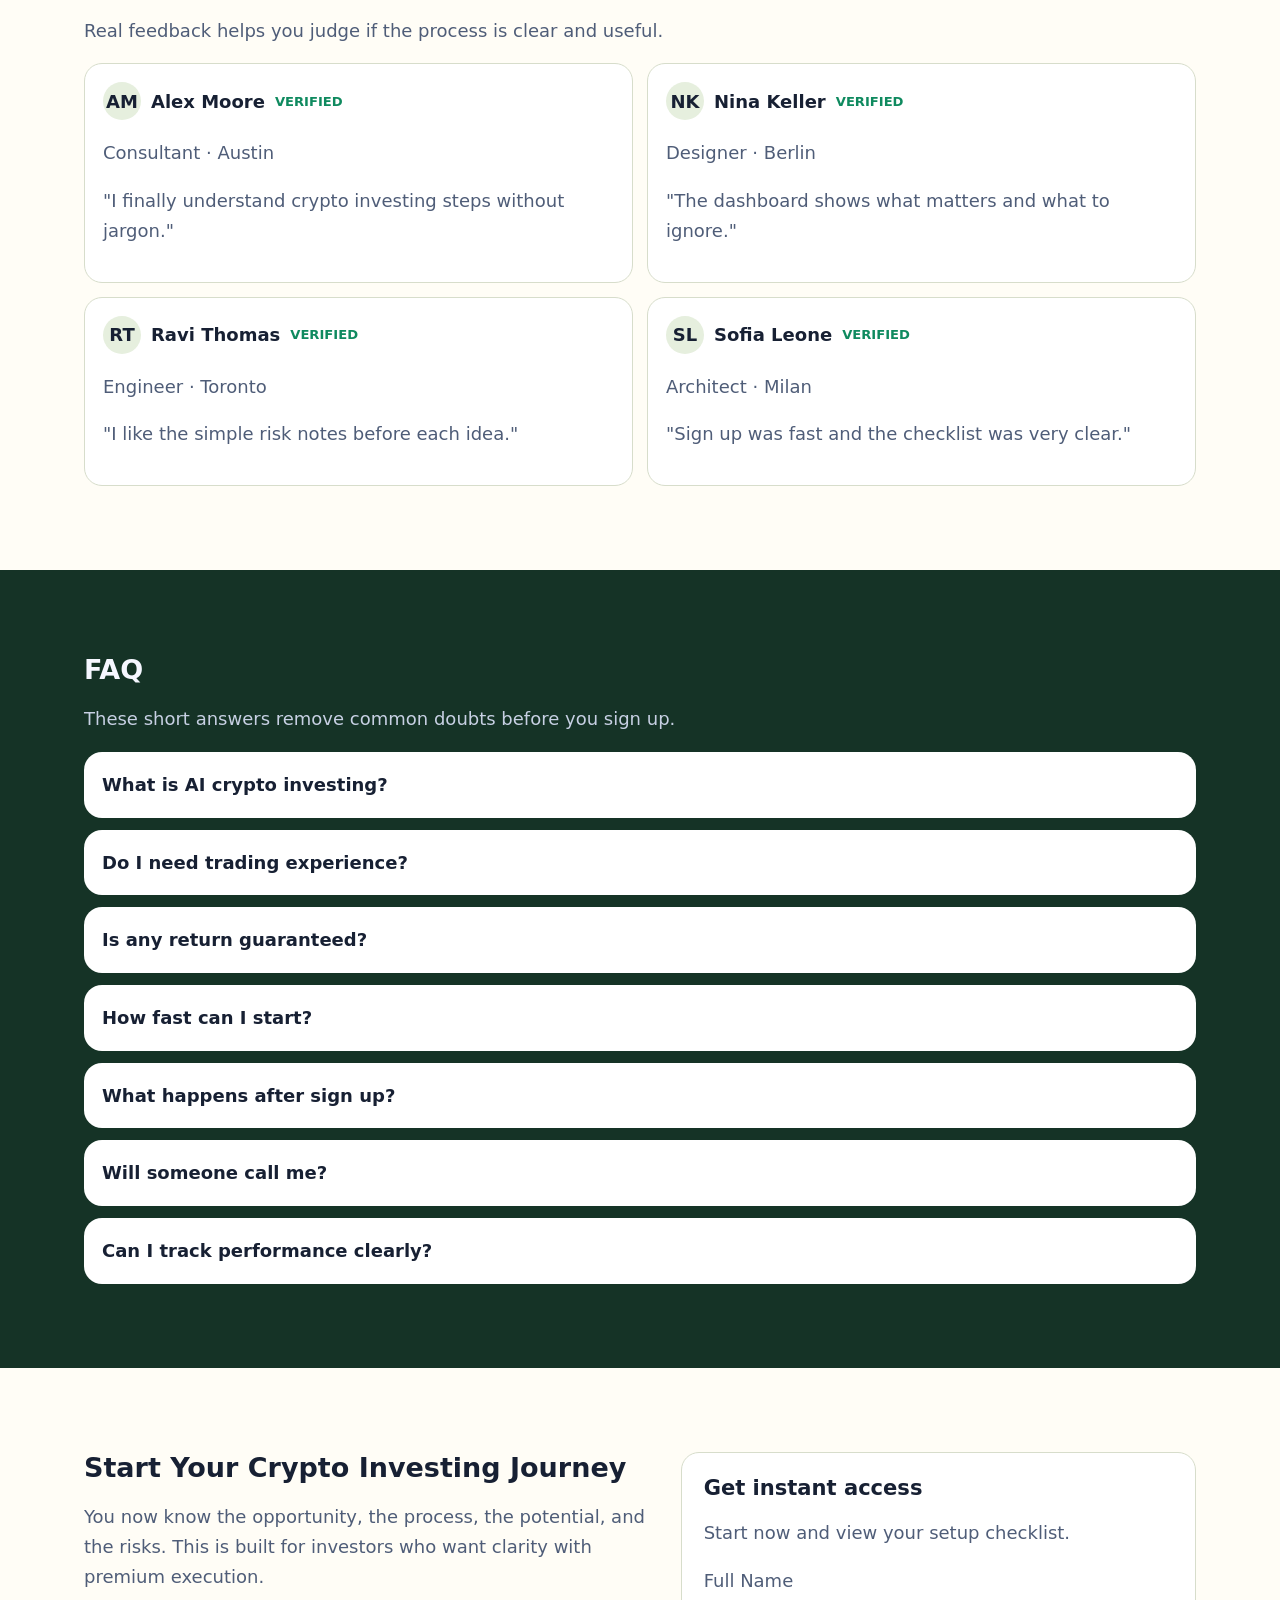
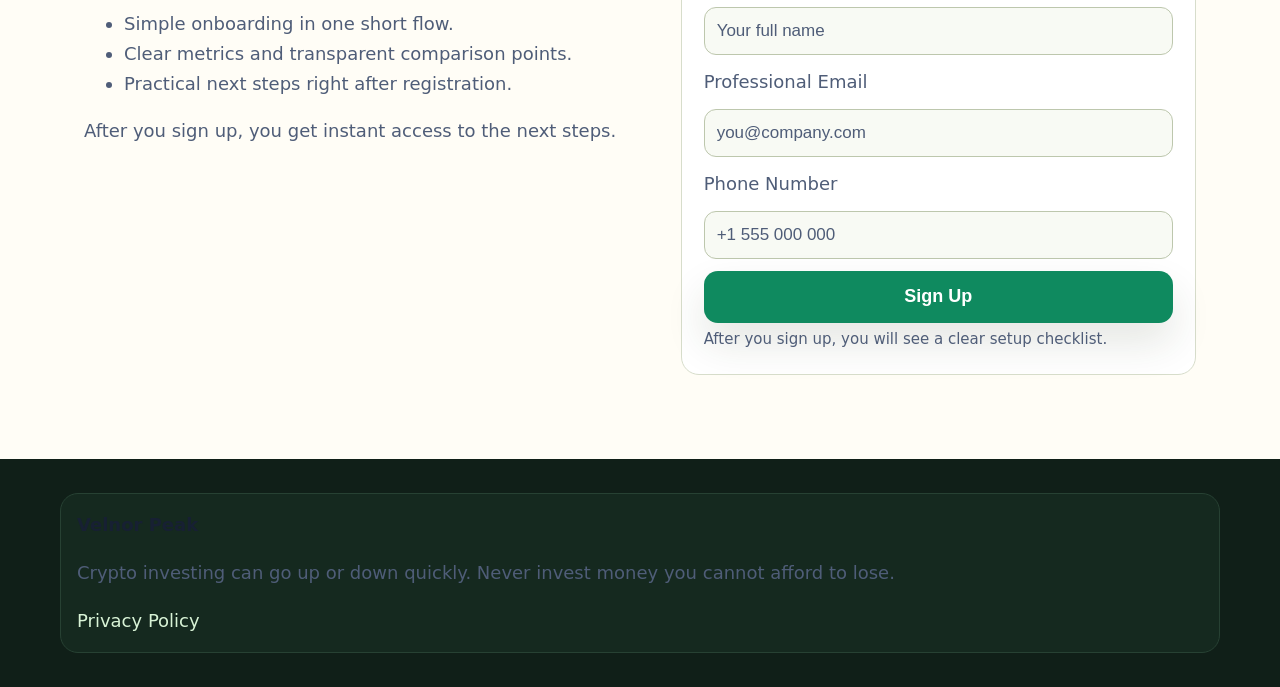
<file: it/index.html>
<!doctype html>
<html lang="en">
<head>
  <meta charset="UTF-8">
  <meta name="viewport" content="width=device-width, initial-scale=1.0">
  <title>Velnor Peak | AI Crypto Investing for Clear Growth (Italiano)</title>
  <meta name="description" content="Italiano page in English: clear crypto investing steps, risks, metrics, and sign up flow within 24 hours.">
  <link rel="canonical" href="https://velnorpeak.com/it/index.html">
  <link rel="alternate" hreflang="en" href="https://velnorpeak.com/index.html">
  <link rel="alternate" hreflang="de" href="https://velnorpeak.com/de/index.html">
  <link rel="alternate" hreflang="fr" href="https://velnorpeak.com/fr/index.html">
  <link rel="alternate" hreflang="es" href="https://velnorpeak.com/es/index.html">
  <link rel="alternate" hreflang="it" href="https://velnorpeak.com/it/index.html">
  <link rel="alternate" hreflang="tr" href="https://velnorpeak.com/tr/index.html">
  <link rel="alternate" hreflang="pt" href="https://velnorpeak.com/pt/index.html">
  <link rel="alternate" hreflang="ja" href="https://velnorpeak.com/jp/index.html">
  <link rel="alternate" hreflang="sk" href="https://velnorpeak.com/sk/index.html">
  <link rel="alternate" hreflang="nl-BE" href="https://velnorpeak.com/be/index.html">
  <link rel="alternate" hreflang="x-default" href="https://velnorpeak.com/index.html">
  <meta property="og:title" content="Velnor Peak | AI Crypto Investing for Clear Growth (Italiano)">
  <meta property="og:description" content="Italiano page in English: clear crypto investing steps, risks, metrics, and sign up flow within 24 hours.">
  <meta property="og:type" content="website">
  <meta property="og:url" content="https://velnorpeak.com/it/index.html">
  <meta property="twitter:card" content="summary_large_image">
  <meta property="twitter:title" content="Velnor Peak | AI Crypto Investing for Clear Growth (Italiano)">
  <meta property="twitter:description" content="Italiano page in English: clear crypto investing steps, risks, metrics, and sign up flow within 24 hours.">
  <link rel="stylesheet" href="../assets/style.css">
</head>
<body>
<header class="header">
  <div class="container header-inner">
    <a class="brand" href="../index.html">Velnor Peak</a>
    <nav class="nav" aria-label="Primary navigation">
      <a href="#market">Why Market</a><a href="#model">How It Works</a><a href="#metrics">Metrics</a><a href="#faq">FAQ</a>
    </nav>
    <div class="right-tools">
      <div class="lang-wrap">
        <button class="lang-current" aria-expanded="false">Italiano</button>
        <div class="lang-menu">
<a href="../index.html"><svg class="flag" viewBox="0 0 20 14" aria-hidden="true"><rect width="20" height="14" fill="#012169"/><rect y="6" width="20" height="2" fill="#fff"/><rect x="9" width="2" height="14" fill="#fff"/></svg>English</a>
<a href="../de/index.html"><svg class="flag" viewBox="0 0 20 14" aria-hidden="true"><rect width="20" height="4.7" fill="#111"/><rect y="4.7" width="20" height="4.7" fill="#d00"/><rect y="9.4" width="20" height="4.6" fill="#ffce00"/></svg>Deutsch</a>
<a href="../fr/index.html"><svg class="flag" viewBox="0 0 20 14" aria-hidden="true"><rect width="6.6" height="14" fill="#0055a4"/><rect x="6.6" width="6.8" height="14" fill="#fff"/><rect x="13.4" width="6.6" height="14" fill="#ef4135"/></svg>Français</a>
<a href="../es/index.html"><svg class="flag" viewBox="0 0 20 14" aria-hidden="true"><rect width="20" height="14" fill="#aa151b"/><rect y="4" width="20" height="6" fill="#f1bf00"/></svg>Español</a>
<a href="../it/index.html"><svg class="flag" viewBox="0 0 20 14" aria-hidden="true"><rect width="6.6" height="14" fill="#009246"/><rect x="6.6" width="6.8" height="14" fill="#fff"/><rect x="13.4" width="6.6" height="14" fill="#ce2b37"/></svg>Italiano</a>
<a href="../tr/index.html"><svg class="flag" viewBox="0 0 20 14" aria-hidden="true"><rect width="20" height="14" fill="#e30a17"/><circle cx="8" cy="7" r="3.2" fill="#fff"/><circle cx="8.8" cy="7" r="2.5" fill="#e30a17"/></svg>Türkçe</a>
<a href="../pt/index.html"><svg class="flag" viewBox="0 0 20 14" aria-hidden="true"><rect width="8" height="14" fill="#046a38"/><rect x="8" width="12" height="14" fill="#da291c"/></svg>Português</a>
<a href="../jp/index.html"><svg class="flag" viewBox="0 0 20 14" aria-hidden="true"><rect width="20" height="14" fill="#fff"/><circle cx="10" cy="7" r="3.2" fill="#bc002d"/></svg>日本語</a>
<a href="../sk/index.html"><svg class="flag" viewBox="0 0 20 14" aria-hidden="true"><rect width="20" height="4.7" fill="#fff"/><rect y="4.7" width="20" height="4.7" fill="#0b4ea2"/><rect y="9.4" width="20" height="4.6" fill="#ee1c25"/></svg>Slovak</a>
<a href="../be/index.html"><svg class="flag" viewBox="0 0 20 14" aria-hidden="true"><rect width="6.6" height="14" fill="#000"/><rect x="6.6" width="6.8" height="14" fill="#ffd90c"/><rect x="13.4" width="6.6" height="14" fill="#ef3340"/></svg>Nederlands (BE)</a>
</div>
      </div>
      <a class="btn" href="#signup-final">Sign Up</a>
      <button id="mobileToggle" class="btn mobile-toggle" aria-label="Open menu">☰</button>
    </div>
  </div>
</header>

<div id="mobileDrawer" class="drawer" aria-hidden="true">
  <div class="drawer-backdrop"></div>
  <div class="drawer-panel">
    <button id="drawerClose" class="icon-btn" aria-label="Close menu">×</button>
    <nav class="drawer-nav" aria-label="Mobile navigation">
      <a href="#market">Why Market</a><a href="#model">How It Works</a><a href="#focus">Focus</a><a href="#metrics">Metrics</a><a href="#reviews">Reviews</a><a href="#faq">FAQ</a>
    </nav>
    <div class="lang-wrap">
      <button class="lang-current" aria-expanded="false">Italiano</button>
      <div class="lang-menu">
<a href="../index.html"><svg class="flag" viewBox="0 0 20 14" aria-hidden="true"><rect width="20" height="14" fill="#012169"/><rect y="6" width="20" height="2" fill="#fff"/><rect x="9" width="2" height="14" fill="#fff"/></svg>English</a>
<a href="../de/index.html"><svg class="flag" viewBox="0 0 20 14" aria-hidden="true"><rect width="20" height="4.7" fill="#111"/><rect y="4.7" width="20" height="4.7" fill="#d00"/><rect y="9.4" width="20" height="4.6" fill="#ffce00"/></svg>Deutsch</a>
<a href="../fr/index.html"><svg class="flag" viewBox="0 0 20 14" aria-hidden="true"><rect width="6.6" height="14" fill="#0055a4"/><rect x="6.6" width="6.8" height="14" fill="#fff"/><rect x="13.4" width="6.6" height="14" fill="#ef4135"/></svg>Français</a>
<a href="../es/index.html"><svg class="flag" viewBox="0 0 20 14" aria-hidden="true"><rect width="20" height="14" fill="#aa151b"/><rect y="4" width="20" height="6" fill="#f1bf00"/></svg>Español</a>
<a href="../it/index.html"><svg class="flag" viewBox="0 0 20 14" aria-hidden="true"><rect width="6.6" height="14" fill="#009246"/><rect x="6.6" width="6.8" height="14" fill="#fff"/><rect x="13.4" width="6.6" height="14" fill="#ce2b37"/></svg>Italiano</a>
<a href="../tr/index.html"><svg class="flag" viewBox="0 0 20 14" aria-hidden="true"><rect width="20" height="14" fill="#e30a17"/><circle cx="8" cy="7" r="3.2" fill="#fff"/><circle cx="8.8" cy="7" r="2.5" fill="#e30a17"/></svg>Türkçe</a>
<a href="../pt/index.html"><svg class="flag" viewBox="0 0 20 14" aria-hidden="true"><rect width="8" height="14" fill="#046a38"/><rect x="8" width="12" height="14" fill="#da291c"/></svg>Português</a>
<a href="../jp/index.html"><svg class="flag" viewBox="0 0 20 14" aria-hidden="true"><rect width="20" height="14" fill="#fff"/><circle cx="10" cy="7" r="3.2" fill="#bc002d"/></svg>日本語</a>
<a href="../sk/index.html"><svg class="flag" viewBox="0 0 20 14" aria-hidden="true"><rect width="20" height="4.7" fill="#fff"/><rect y="4.7" width="20" height="4.7" fill="#0b4ea2"/><rect y="9.4" width="20" height="4.6" fill="#ee1c25"/></svg>Slovak</a>
<a href="../be/index.html"><svg class="flag" viewBox="0 0 20 14" aria-hidden="true"><rect width="6.6" height="14" fill="#000"/><rect x="6.6" width="6.8" height="14" fill="#ffd90c"/><rect x="13.4" width="6.6" height="14" fill="#ef3340"/></svg>Nederlands (BE)</a>
</div>
    </div>
    <p></p>
    <a class="btn" href="#signup-final">Sign Up</a>
  </div>
</div>

<main>
<section class="section light hero">
  <div class="container hero-grid reveal">
    <div>
      <h1>AI Crypto Investing Made Clear</h1>
      <p>Velnor Peak gives a simple way to access crypto investing powered by AI signals. Crypto investing matters now because market cycles move fast and manual tracking misses shifts. You get a clear process, visible metrics, and plain risk notes before you choose. After you sign up, you get instant access to the next steps.</p>
      <div class="hero-panel">
        <h4>Historical outcome range during favorable periods</h4>
        <div class="range">
          <div class="range-box"><div class="range-num">8–15%</div><div class="range-label">Monthly range</div></div>
          <div class="range-box"><div class="range-num">80–200%</div><div class="range-label">Annual range</div></div>
        </div>
        <div class="disclaimer">Returns depend on market conditions. Not guaranteed.</div>
      </div>
    </div>
    <form class="form-card" aria-label="Hero signup form">
      <h3 class="form-title">Start in minutes</h3>
      <p class="form-sub">Clear setup. Clear options. No calls.</p>
      <div class="form-stack">
        <label for="name-top">Full Name</label><input id="name-top" name="name" placeholder="Your full name" required>
        <label for="mail-top">Professional Email</label><input id="mail-top" type="email" name="email" placeholder="you@company.com" required>
        <label for="phone-top">Phone Number</label><input id="phone-top" type="tel" name="phone" placeholder="+1 555 000 000" required>
        <button class="btn" type="submit">Sign Up</button>
      </div>
      <small>We may send a short email to confirm your details.</small>
    </form>
  </div>
</section>

<section id="market" class="section dark">
  <div class="container two-col reveal">
    <div>
      <h2>Why AI Crypto Investing Is Growing</h2>
      <p>Crypto investing grows as digital payments, tokenized assets, and global access keep expanding. AI helps by scanning many market signals quickly and showing patterns people miss.</p>
      <ul>
        <li>More real-world use can lift demand over time.</li>
        <li>Fast data review helps you react before late moves.</li>
        <li>Clear dashboards reduce guesswork during volatile weeks.</li>
      </ul>
      <p>What it means: this market can move fast, so clarity and speed matter.</p>
    </div>
    <div class="visual-card">
      <h4>Adoption trend</h4>
      <div class="visual-bars">
        <div class="bar-row"><span>2022</span><div class="bar-track"><div class="bar-fill" style="width:42%"></div></div><strong>42</strong></div>
        <div class="bar-row"><span>2023</span><div class="bar-track"><div class="bar-fill" style="width:61%"></div></div><strong>61</strong></div>
        <div class="bar-row"><span>2024</span><div class="bar-track"><div class="bar-fill" style="width:78%"></div></div><strong>78</strong></div>
      </div>
      <p>Meaning: adoption momentum supports more crypto investing opportunities.</p>
      <p><strong>Investor gain:</strong> broader participation can improve exit flexibility.</p>
    </div>
  </div>
</section>

<section id="model" class="section light">
  <div class="container reveal">
    <h2>How It Works</h2>
    <p>Here is the simple model from sign up to active crypto investing decisions.</p>
    <div class="grid-4">
      <article class="card"><h3>Data Scan</h3><p>AI checks prices, volume, and trend changes each hour.</p><small class="muted">Less manual screen time.</small></article>
      <article class="card"><h3>Signal Score</h3><p>Each setup gets a simple score for action timing.</p><small class="muted">Easy to compare setups.</small></article>
      <article class="card"><h3>Risk Limit</h3><p>Every trade idea includes a clear downside stop level.</p><small class="muted">Protects against sharp moves.</small></article>
      <article class="card"><h3>Execution View</h3><p>You review options and choose what fits your plan.</p><small class="muted">You stay in control.</small></article>
    </div>
    <p>Investor implication: the process keeps crypto investing simple and trackable.</p>
  </div>
</section>

<section class="section dark">
  <div class="container reveal">
    <h2>Fast 24H Process</h2>
    <p>The setup is short and practical. You can move from account start to clear actions quickly.</p>
    <div class="process-grid">
      <article class="process-card card"><div class="time">5 Minute</div><h4>Create Access</h4><p>Open your account and confirm your email.</p></article>
      <article class="process-card card"><div class="time">1–6 Hour</div><h4>Set Preferences</h4><p>Choose goals, budget, and preferred pace.</p></article>
      <article class="process-card card"><div class="time">6–12 Hour</div><h4>Review Signals</h4><p>See ranked ideas with plain notes.</p></article>
      <article class="process-card card"><div class="time">12–24 Hour</div><h4>Start Tracking</h4><p>Activate your dashboard and monitor outcomes.</p></article>
    </div>
    <p>Most people finish setup in 24 hours.</p>
    <p>After you sign up, you will see a clear setup checklist.</p>
  </div>
</section>

<section id="focus" class="section light">
  <div class="container two-col reveal">
    <div class="visual-card">
      <h4>Selection focus map</h4>
      <div class="visual-bars">
        <div class="bar-row"><span>Momentum</span><div class="bar-track"><div class="bar-fill" style="width:74%"></div></div><strong>74%</strong></div>
        <div class="bar-row"><span>Liquidity</span><div class="bar-track"><div class="bar-fill" style="width:63%"></div></div><strong>63%</strong></div>
        <div class="bar-row"><span>Catalysts</span><div class="bar-track"><div class="bar-fill" style="width:58%"></div></div><strong>58%</strong></div>
      </div>
      <p>Meaning: we rank opportunities by movement, tradability, and event impact.</p>
      <p><strong>Investor gain:</strong> fewer random picks and clearer priorities.</p>
    </div>
    <div>
      <h2>What We Focus On</h2>
      <p>We focus on opportunities with clear signals, strong activity, and visible reasons to move.</p>
      <ul>
        <li>Shortlist only setups with clean market structure.</li>
        <li>Skip noisy assets with weak volume support.</li>
        <li>Add context notes in plain English before action.</li>
      </ul>
      <p>What it means: crypto investing choices are filtered before they reach you.</p>
    </div>
  </div>
</section>

<section id="metrics" class="section dark">
  <div class="container reveal">
    <h2>Performance Snapshot</h2>
    <p>This section shows potential outcome ranges and benchmark comparison in simple terms.</p>
    <div class="grid-3">
      <article class="kpi-card card"><h3>Win windows</h3><p>61% favorable windows in strong cycles.</p><small>Benchmark: 48% broad market windows.</small><p>Meaning: more positive periods may support compounding.</p><p><strong>Investor gain:</strong> better timing context.</p></article>
      <article class="kpi-card card"><h3>Average cycle</h3><p>11.2% typical monthly outcome range.</p><small>Benchmark: 4.1% passive hold range.</small><p>Meaning: active signal use can widen upside periods.</p><p><strong>Investor gain:</strong> higher potential growth pace.</p></article>
      <article class="kpi-card card"><h3>Recovery speed</h3><p>18 days median rebound after dips.</p><small>Benchmark: 31 days for broad basket.</small><p>Meaning: faster rebounds help keep plans on track.</p><p><strong>Investor gain:</strong> less idle waiting time.</p></article>
    </div>
  </div>
</section>

<section class="section light">
  <div class="container two-col reveal">
    <div>
      <h2>Insights That Drive Returns</h2>
      <p>Returns often come from simple drivers: trend strength, market attention, and timing discipline.</p>
      <ul>
        <li>Trend strength means price keeps moving one clear direction.</li>
        <li>Attention means volume and activity rise across exchanges.</li>
        <li>Timing discipline means entering and exiting with a rule.</li>
      </ul>
      <p>What it means: crypto investing works better with repeatable habits, not guesses.</p>
    </div>
    <div class="card">
      <h4>Driver waterfall</h4>
      <p>Base cycle: +4%</p>
      <p>Signal timing: +3%</p>
      <p>Risk controls: +2%</p>
      <p>Execution discipline: +1%</p>
      <p>Meaning: stacked small edges can create stronger outcomes.</p>
      <p><strong>Investor gain:</strong> a clearer path from process to result.</p>
    </div>
  </div>
</section>

<section class="section dark">
  <div class="container reveal">
    <h2>Simple Risk View</h2>
    <p>All crypto investing has risk. Price can change quickly, and timing can fail in choppy markets.</p>
    <div class="grid-3">
      <article class="card"><h3>Price Swings</h3><p>Sudden moves can reduce value within hours.</p><small>Use size limits per position.</small></article>
      <article class="card"><h3>Signal Noise</h3><p>Some alerts fail when market direction is unclear.</p><small>Use confirmation rules before entry.</small></article>
      <article class="card"><h3>Execution Delay</h3><p>Late action can hurt expected outcomes.</p><small>Set clear action windows.</small></article>
    </div>
    <p>What could go wrong: volatility can override short-term signals during shock events.</p>
  </div>
</section>

<section id="reviews" class="section light">
  <div class="container reveal">
    <h2>Investor Reviews</h2>
    <p>Real feedback helps you judge if the process is clear and useful.</p>
    <div class="reviews">
      <article class="review-card card"><div class="review-head"><div class="avatar">AM</div><strong>Alex Moore</strong><span class="verified">VERIFIED</span></div><p>Consultant · Austin</p><p>"I finally understand crypto investing steps without jargon."</p></article>
      <article class="review-card card"><div class="review-head"><div class="avatar">NK</div><strong>Nina Keller</strong><span class="verified">VERIFIED</span></div><p>Designer · Berlin</p><p>"The dashboard shows what matters and what to ignore."</p></article>
      <article class="review-card card"><div class="review-head"><div class="avatar">RT</div><strong>Ravi Thomas</strong><span class="verified">VERIFIED</span></div><p>Engineer · Toronto</p><p>"I like the simple risk notes before each idea."</p></article>
      <article class="review-card card"><div class="review-head"><div class="avatar">SL</div><strong>Sofia Leone</strong><span class="verified">VERIFIED</span></div><p>Architect · Milan</p><p>"Sign up was fast and the checklist was very clear."</p></article>
    </div>
  </div>
</section>

<section id="faq" class="section dark">
  <div class="container reveal">
    <h2>FAQ</h2>
    <p>These short answers remove common doubts before you sign up.</p>
    <div class="faq-list">
      <details class="faq-item"><summary>What is AI crypto investing?</summary><div class="faq-content"><p>It uses software to read market data and highlight possible crypto investing moves.</p></div></details>
      <details class="faq-item"><summary>Do I need trading experience?</summary><div class="faq-content"><p>No. The flow is guided and each step uses simple language.</p></div></details>
      <details class="faq-item"><summary>Is any return guaranteed?</summary><div class="faq-content"><p>No. Returns depend on market conditions. Not guaranteed.</p></div></details>
      <details class="faq-item"><summary>How fast can I start?</summary><div class="faq-content"><p>Most people complete setup in 24 hours and can review options right away.</p></div></details>
      <details class="faq-item"><summary>What happens after sign up?</summary><div class="faq-content"><p>After you sign up, you can review the options and choose what to do next.</p></div></details>
      <details class="faq-item"><summary>Will someone call me?</summary><div class="faq-content"><p>No calls are required. We may send a short email to confirm your details.</p></div></details>
      <details class="faq-item"><summary>Can I track performance clearly?</summary><div class="faq-content"><p>Yes. You see transparent metrics, comparisons, and plain-language notes.</p></div></details>
    </div>
  </div>
</section>

<section id="signup-final" class="section light">
  <div class="container final-wrap reveal">
    <div>
      <h2>Start Your Crypto Investing Journey</h2>
      <p>You now know the opportunity, the process, the potential, and the risks. This is built for investors who want clarity with premium execution.</p>
      <ul>
        <li>Simple onboarding in one short flow.</li>
        <li>Clear metrics and transparent comparison points.</li>
        <li>Practical next steps right after registration.</li>
      </ul>
      <p>After you sign up, you get instant access to the next steps.</p>
    </div>
    <form class="form-card" aria-label="Final signup form">
      <h3>Get instant access</h3>
      <p>Start now and view your setup checklist.</p>
      <div class="form-stack">
        <label for="name-bottom">Full Name</label><input id="name-bottom" name="name" placeholder="Your full name" required>
        <label for="mail-bottom">Professional Email</label><input id="mail-bottom" type="email" name="email" placeholder="you@company.com" required>
        <label for="phone-bottom">Phone Number</label><input id="phone-bottom" type="tel" name="phone" placeholder="+1 555 000 000" required>
        <button class="btn" type="submit">Sign Up</button>
      </div>
      <small>After you sign up, you will see a clear setup checklist.</small>
    </form>
  </div>
</section>
</main>

<footer class="footer">
  <div class="container footer-panel">
    <strong>Velnor Peak</strong>
    <p>Crypto investing can go up or down quickly. Never invest money you cannot afford to lose.</p>
    <a href="#" data-open-privacy>Privacy Policy</a>
  </div>
</footer>

<div id="privacyModal" class="modal" role="dialog" aria-modal="true" aria-labelledby="privacyTitle">
  <div class="modal-card">
    <div class="modal-head"><h3 id="privacyTitle">Privacy Policy</h3><button id="privacyCloseX" class="icon-btn" aria-label="Close privacy modal">×</button></div>
    <p><strong>Introduction:</strong> We explain clearly how your data is used and protected.</p>
    <p><strong>Data collection:</strong> We collect your name, email, phone number, and basic usage logs.</p>
    <p><strong>Legal basis:</strong> We process data to provide access, support your account, and meet legal duties.</p>
    <p><strong>Cookies:</strong> Cookies help keep sessions active, remember settings, and measure page performance.</p>
    <p><strong>Retention:</strong> We keep personal data only as long as needed for service and legal obligations.</p>
    <p><strong>Third-party sharing:</strong> We share limited data with trusted providers for hosting, analytics, and email delivery.</p>
    <p><strong>Security:</strong> We use encryption, access controls, and monitoring to reduce unauthorized access risks.</p>
    <p><strong>User rights:</strong> You can request access, correction, deletion, restriction, or portability of your personal data.</p>
    <p><strong>International transfers:</strong> Data may move across countries with safeguards for equivalent protection levels.</p>
    <p><strong>Industry risk disclosure:</strong> Investment data may include market volatility indicators and scenario outcomes.</p>
    <p><strong>Contact:</strong> privacy@velnorpeak.com for any privacy request or complaint.</p>
    <div class="modal-footer"><button id="privacyCloseBtn" class="btn" type="button">Close</button></div>
  </div>
</div>

<script type="application/ld+json">{"@context":"https://schema.org","@type":"Organization","name":"Velnor Peak","url":"https://velnorpeak.com","email":"hello@velnorpeak.com"}</script>
<script type="application/ld+json">{"@context":"https://schema.org","@type":"WebSite","name":"Velnor Peak","url":"https://velnorpeak.com"}</script>
<script type="application/ld+json">{"@context":"https://schema.org","@type":"FAQPage","mainEntity":[{"@type":"Question","name":"What is AI crypto investing?","acceptedAnswer":{"@type":"Answer","text":"It uses software to read market data and highlight possible crypto investing moves."}},{"@type":"Question","name":"Is any return guaranteed?","acceptedAnswer":{"@type":"Answer","text":"No. Returns depend on market conditions. Not guaranteed."}}]}</script>
<script type="application/ld+json">{"@context":"https://schema.org","@type":"Review","itemReviewed":{"@type":"Service","name":"Velnor Peak"},"author":{"@type":"Person","name":"Alex Moore"},"reviewBody":"I finally understand crypto investing steps without jargon."}</script>
<script src="../assets/app.js" defer></script>
</body>
</html>
</file>
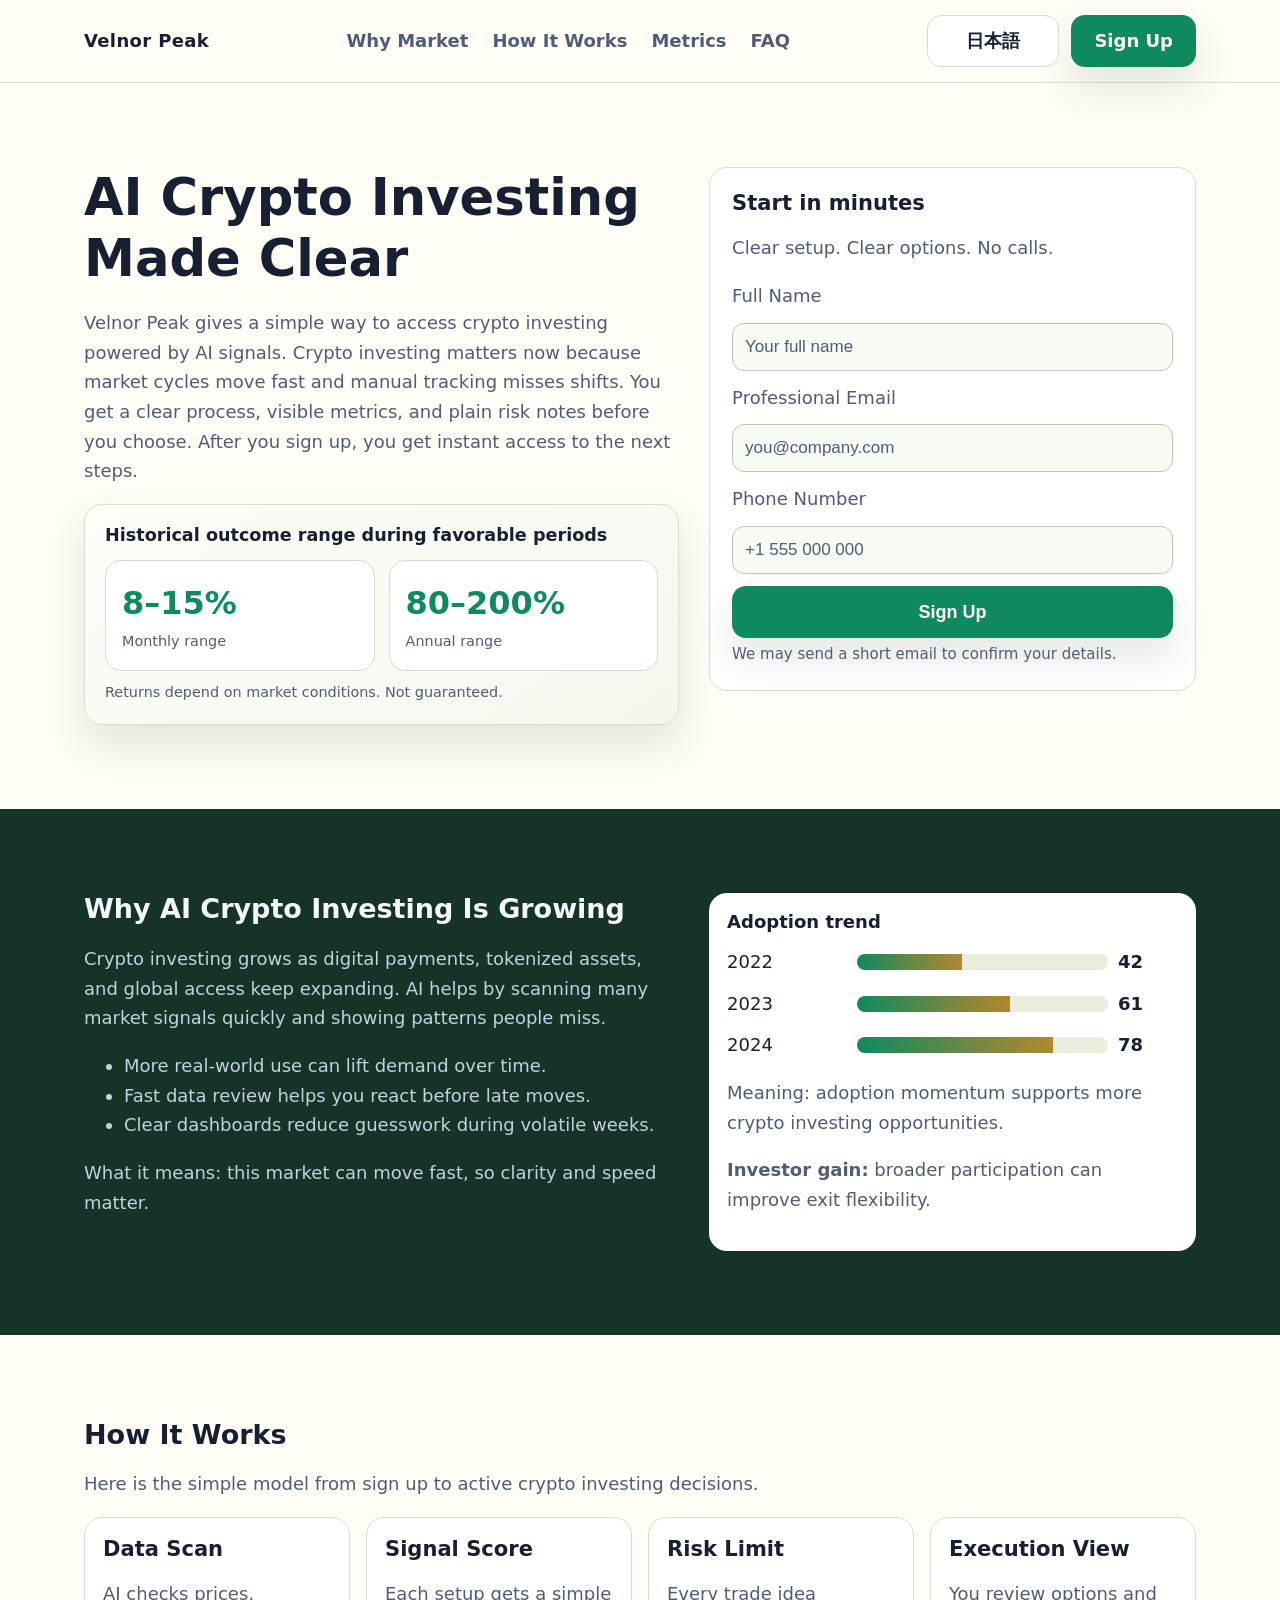
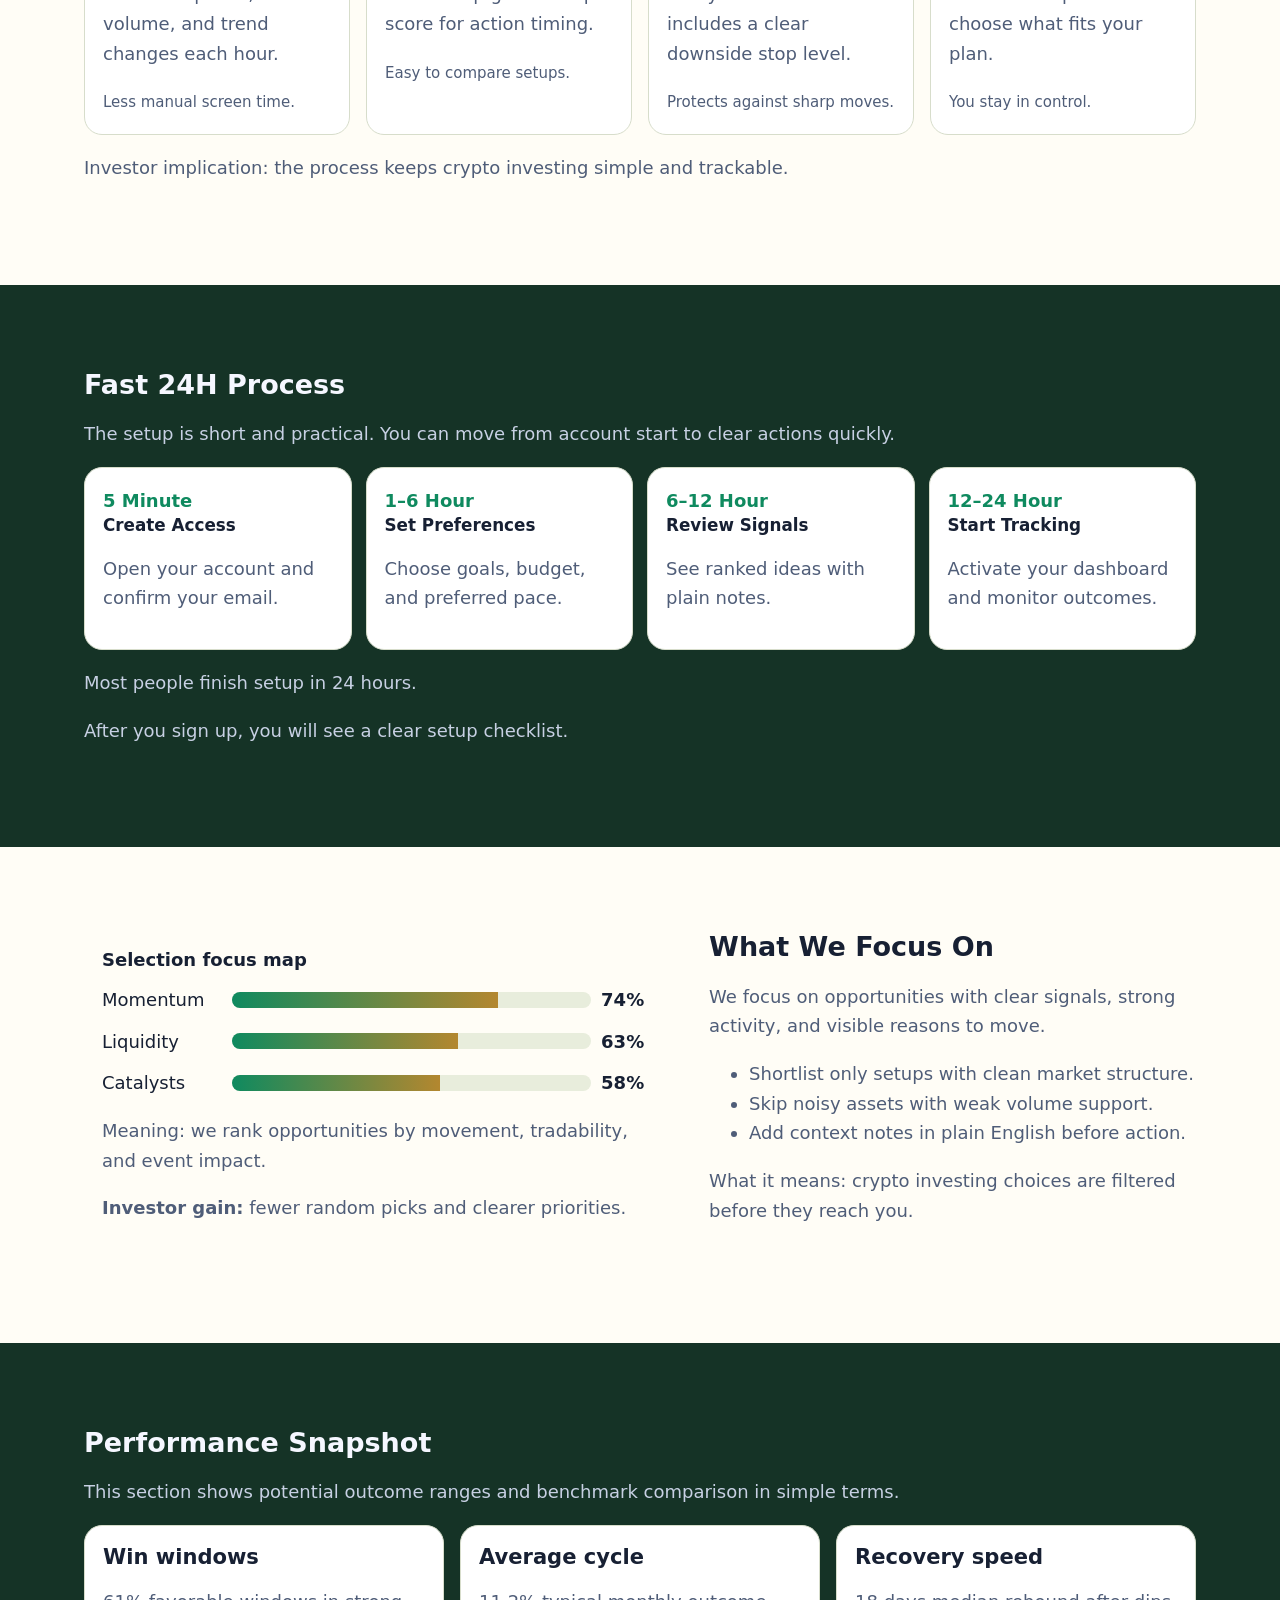
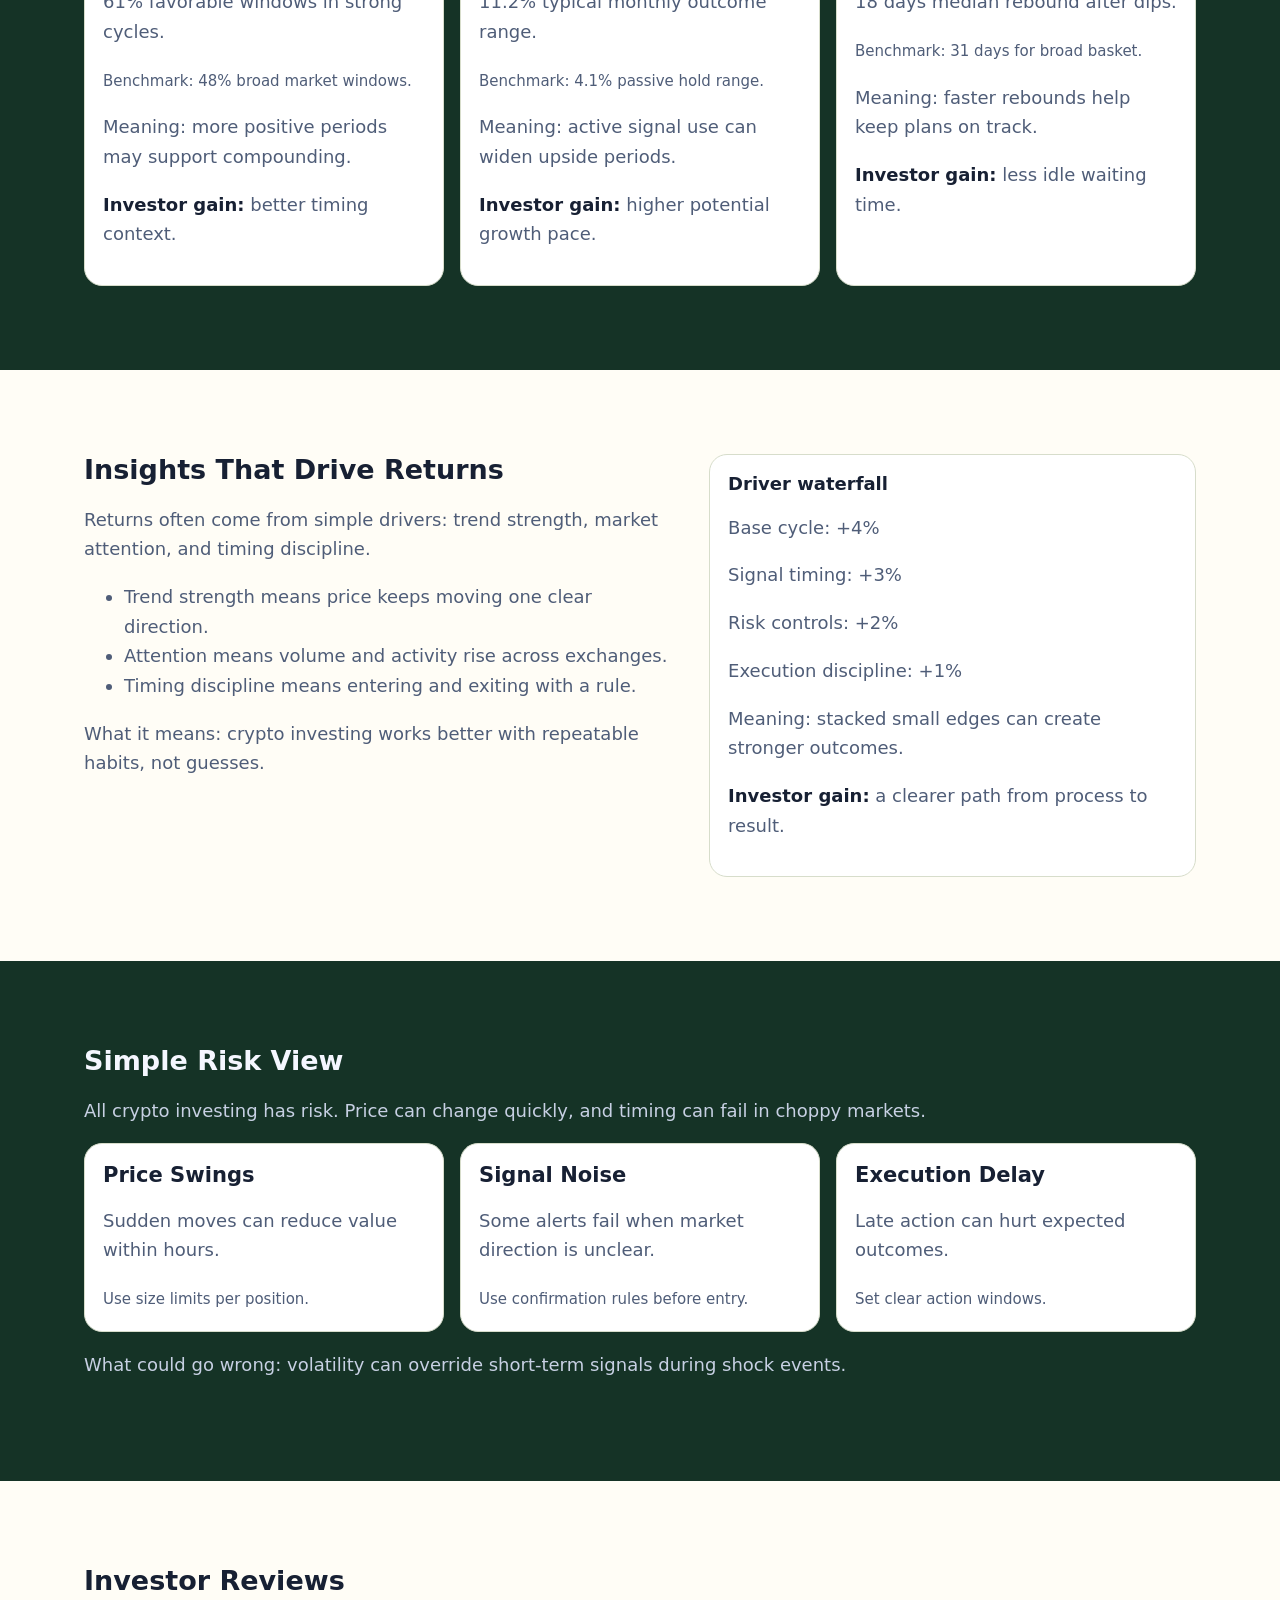
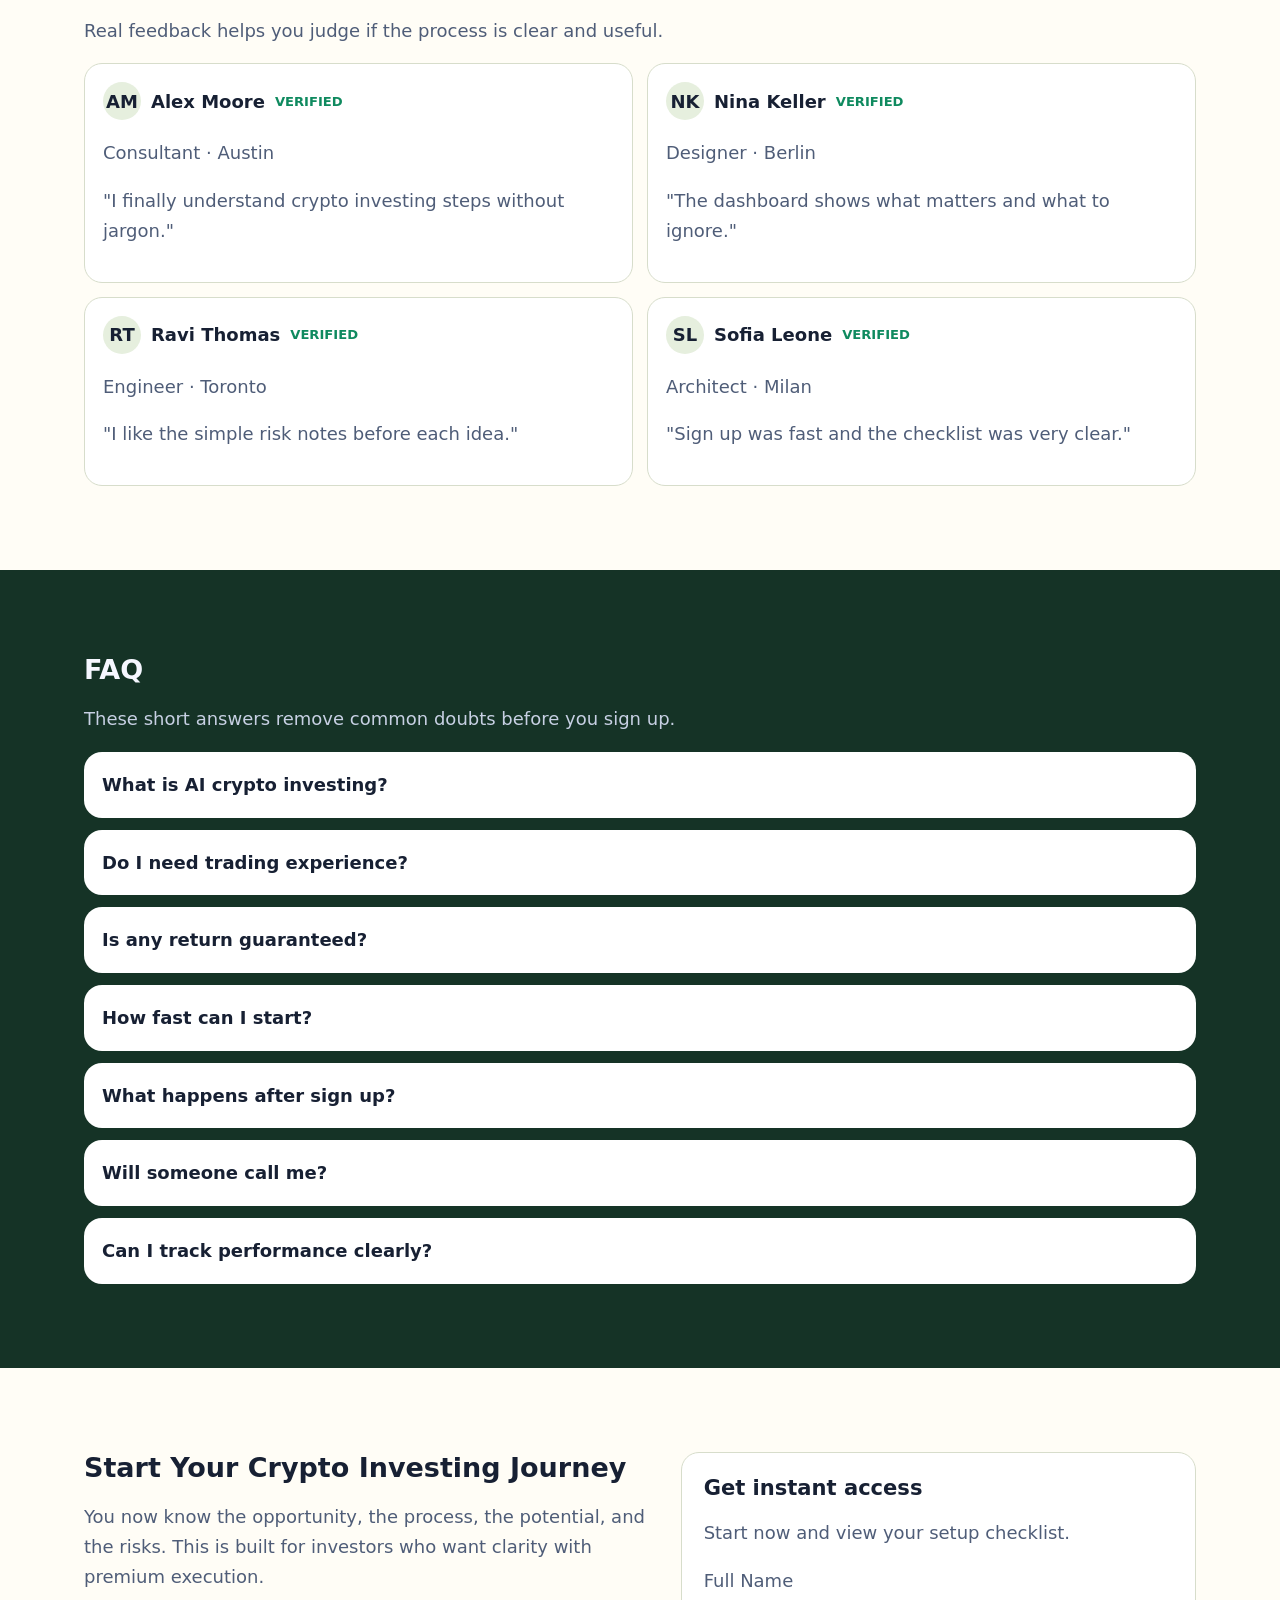
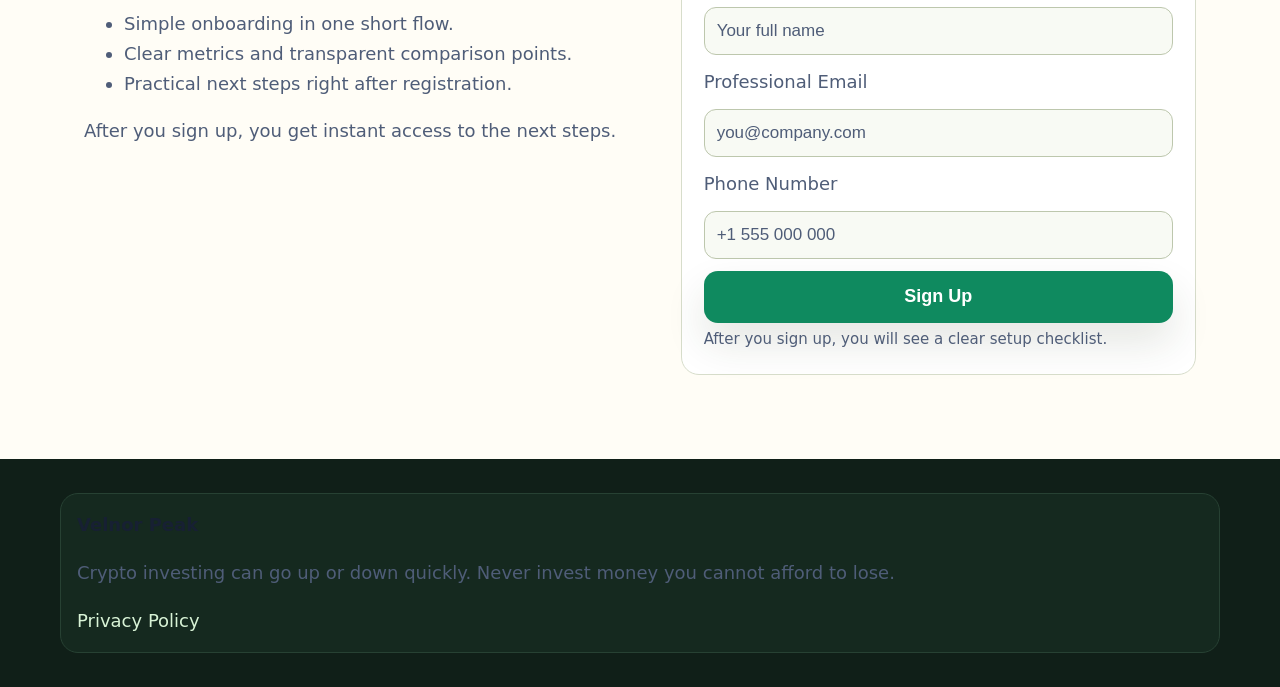
<file: jp/index.html>
<!doctype html>
<html lang="en">
<head>
  <meta charset="UTF-8">
  <meta name="viewport" content="width=device-width, initial-scale=1.0">
  <title>Velnor Peak | AI Crypto Investing for Clear Growth (日本語)</title>
  <meta name="description" content="日本語 page in English: clear crypto investing steps, risks, metrics, and sign up flow within 24 hours.">
  <link rel="canonical" href="https://velnorpeak.com/jp/index.html">
  <link rel="alternate" hreflang="en" href="https://velnorpeak.com/index.html">
  <link rel="alternate" hreflang="de" href="https://velnorpeak.com/de/index.html">
  <link rel="alternate" hreflang="fr" href="https://velnorpeak.com/fr/index.html">
  <link rel="alternate" hreflang="es" href="https://velnorpeak.com/es/index.html">
  <link rel="alternate" hreflang="it" href="https://velnorpeak.com/it/index.html">
  <link rel="alternate" hreflang="tr" href="https://velnorpeak.com/tr/index.html">
  <link rel="alternate" hreflang="pt" href="https://velnorpeak.com/pt/index.html">
  <link rel="alternate" hreflang="ja" href="https://velnorpeak.com/jp/index.html">
  <link rel="alternate" hreflang="sk" href="https://velnorpeak.com/sk/index.html">
  <link rel="alternate" hreflang="nl-BE" href="https://velnorpeak.com/be/index.html">
  <link rel="alternate" hreflang="x-default" href="https://velnorpeak.com/index.html">
  <meta property="og:title" content="Velnor Peak | AI Crypto Investing for Clear Growth (日本語)">
  <meta property="og:description" content="日本語 page in English: clear crypto investing steps, risks, metrics, and sign up flow within 24 hours.">
  <meta property="og:type" content="website">
  <meta property="og:url" content="https://velnorpeak.com/jp/index.html">
  <meta property="twitter:card" content="summary_large_image">
  <meta property="twitter:title" content="Velnor Peak | AI Crypto Investing for Clear Growth (日本語)">
  <meta property="twitter:description" content="日本語 page in English: clear crypto investing steps, risks, metrics, and sign up flow within 24 hours.">
  <link rel="stylesheet" href="../assets/style.css">
</head>
<body>
<header class="header">
  <div class="container header-inner">
    <a class="brand" href="../index.html">Velnor Peak</a>
    <nav class="nav" aria-label="Primary navigation">
      <a href="#market">Why Market</a><a href="#model">How It Works</a><a href="#metrics">Metrics</a><a href="#faq">FAQ</a>
    </nav>
    <div class="right-tools">
      <div class="lang-wrap">
        <button class="lang-current" aria-expanded="false">日本語</button>
        <div class="lang-menu">
<a href="../index.html"><svg class="flag" viewBox="0 0 20 14" aria-hidden="true"><rect width="20" height="14" fill="#012169"/><rect y="6" width="20" height="2" fill="#fff"/><rect x="9" width="2" height="14" fill="#fff"/></svg>English</a>
<a href="../de/index.html"><svg class="flag" viewBox="0 0 20 14" aria-hidden="true"><rect width="20" height="4.7" fill="#111"/><rect y="4.7" width="20" height="4.7" fill="#d00"/><rect y="9.4" width="20" height="4.6" fill="#ffce00"/></svg>Deutsch</a>
<a href="../fr/index.html"><svg class="flag" viewBox="0 0 20 14" aria-hidden="true"><rect width="6.6" height="14" fill="#0055a4"/><rect x="6.6" width="6.8" height="14" fill="#fff"/><rect x="13.4" width="6.6" height="14" fill="#ef4135"/></svg>Français</a>
<a href="../es/index.html"><svg class="flag" viewBox="0 0 20 14" aria-hidden="true"><rect width="20" height="14" fill="#aa151b"/><rect y="4" width="20" height="6" fill="#f1bf00"/></svg>Español</a>
<a href="../it/index.html"><svg class="flag" viewBox="0 0 20 14" aria-hidden="true"><rect width="6.6" height="14" fill="#009246"/><rect x="6.6" width="6.8" height="14" fill="#fff"/><rect x="13.4" width="6.6" height="14" fill="#ce2b37"/></svg>Italiano</a>
<a href="../tr/index.html"><svg class="flag" viewBox="0 0 20 14" aria-hidden="true"><rect width="20" height="14" fill="#e30a17"/><circle cx="8" cy="7" r="3.2" fill="#fff"/><circle cx="8.8" cy="7" r="2.5" fill="#e30a17"/></svg>Türkçe</a>
<a href="../pt/index.html"><svg class="flag" viewBox="0 0 20 14" aria-hidden="true"><rect width="8" height="14" fill="#046a38"/><rect x="8" width="12" height="14" fill="#da291c"/></svg>Português</a>
<a href="../jp/index.html"><svg class="flag" viewBox="0 0 20 14" aria-hidden="true"><rect width="20" height="14" fill="#fff"/><circle cx="10" cy="7" r="3.2" fill="#bc002d"/></svg>日本語</a>
<a href="../sk/index.html"><svg class="flag" viewBox="0 0 20 14" aria-hidden="true"><rect width="20" height="4.7" fill="#fff"/><rect y="4.7" width="20" height="4.7" fill="#0b4ea2"/><rect y="9.4" width="20" height="4.6" fill="#ee1c25"/></svg>Slovak</a>
<a href="../be/index.html"><svg class="flag" viewBox="0 0 20 14" aria-hidden="true"><rect width="6.6" height="14" fill="#000"/><rect x="6.6" width="6.8" height="14" fill="#ffd90c"/><rect x="13.4" width="6.6" height="14" fill="#ef3340"/></svg>Nederlands (BE)</a>
</div>
      </div>
      <a class="btn" href="#signup-final">Sign Up</a>
      <button id="mobileToggle" class="btn mobile-toggle" aria-label="Open menu">☰</button>
    </div>
  </div>
</header>

<div id="mobileDrawer" class="drawer" aria-hidden="true">
  <div class="drawer-backdrop"></div>
  <div class="drawer-panel">
    <button id="drawerClose" class="icon-btn" aria-label="Close menu">×</button>
    <nav class="drawer-nav" aria-label="Mobile navigation">
      <a href="#market">Why Market</a><a href="#model">How It Works</a><a href="#focus">Focus</a><a href="#metrics">Metrics</a><a href="#reviews">Reviews</a><a href="#faq">FAQ</a>
    </nav>
    <div class="lang-wrap">
      <button class="lang-current" aria-expanded="false">日本語</button>
      <div class="lang-menu">
<a href="../index.html"><svg class="flag" viewBox="0 0 20 14" aria-hidden="true"><rect width="20" height="14" fill="#012169"/><rect y="6" width="20" height="2" fill="#fff"/><rect x="9" width="2" height="14" fill="#fff"/></svg>English</a>
<a href="../de/index.html"><svg class="flag" viewBox="0 0 20 14" aria-hidden="true"><rect width="20" height="4.7" fill="#111"/><rect y="4.7" width="20" height="4.7" fill="#d00"/><rect y="9.4" width="20" height="4.6" fill="#ffce00"/></svg>Deutsch</a>
<a href="../fr/index.html"><svg class="flag" viewBox="0 0 20 14" aria-hidden="true"><rect width="6.6" height="14" fill="#0055a4"/><rect x="6.6" width="6.8" height="14" fill="#fff"/><rect x="13.4" width="6.6" height="14" fill="#ef4135"/></svg>Français</a>
<a href="../es/index.html"><svg class="flag" viewBox="0 0 20 14" aria-hidden="true"><rect width="20" height="14" fill="#aa151b"/><rect y="4" width="20" height="6" fill="#f1bf00"/></svg>Español</a>
<a href="../it/index.html"><svg class="flag" viewBox="0 0 20 14" aria-hidden="true"><rect width="6.6" height="14" fill="#009246"/><rect x="6.6" width="6.8" height="14" fill="#fff"/><rect x="13.4" width="6.6" height="14" fill="#ce2b37"/></svg>Italiano</a>
<a href="../tr/index.html"><svg class="flag" viewBox="0 0 20 14" aria-hidden="true"><rect width="20" height="14" fill="#e30a17"/><circle cx="8" cy="7" r="3.2" fill="#fff"/><circle cx="8.8" cy="7" r="2.5" fill="#e30a17"/></svg>Türkçe</a>
<a href="../pt/index.html"><svg class="flag" viewBox="0 0 20 14" aria-hidden="true"><rect width="8" height="14" fill="#046a38"/><rect x="8" width="12" height="14" fill="#da291c"/></svg>Português</a>
<a href="../jp/index.html"><svg class="flag" viewBox="0 0 20 14" aria-hidden="true"><rect width="20" height="14" fill="#fff"/><circle cx="10" cy="7" r="3.2" fill="#bc002d"/></svg>日本語</a>
<a href="../sk/index.html"><svg class="flag" viewBox="0 0 20 14" aria-hidden="true"><rect width="20" height="4.7" fill="#fff"/><rect y="4.7" width="20" height="4.7" fill="#0b4ea2"/><rect y="9.4" width="20" height="4.6" fill="#ee1c25"/></svg>Slovak</a>
<a href="../be/index.html"><svg class="flag" viewBox="0 0 20 14" aria-hidden="true"><rect width="6.6" height="14" fill="#000"/><rect x="6.6" width="6.8" height="14" fill="#ffd90c"/><rect x="13.4" width="6.6" height="14" fill="#ef3340"/></svg>Nederlands (BE)</a>
</div>
    </div>
    <p></p>
    <a class="btn" href="#signup-final">Sign Up</a>
  </div>
</div>

<main>
<section class="section light hero">
  <div class="container hero-grid reveal">
    <div>
      <h1>AI Crypto Investing Made Clear</h1>
      <p>Velnor Peak gives a simple way to access crypto investing powered by AI signals. Crypto investing matters now because market cycles move fast and manual tracking misses shifts. You get a clear process, visible metrics, and plain risk notes before you choose. After you sign up, you get instant access to the next steps.</p>
      <div class="hero-panel">
        <h4>Historical outcome range during favorable periods</h4>
        <div class="range">
          <div class="range-box"><div class="range-num">8–15%</div><div class="range-label">Monthly range</div></div>
          <div class="range-box"><div class="range-num">80–200%</div><div class="range-label">Annual range</div></div>
        </div>
        <div class="disclaimer">Returns depend on market conditions. Not guaranteed.</div>
      </div>
    </div>
    <form class="form-card" aria-label="Hero signup form">
      <h3 class="form-title">Start in minutes</h3>
      <p class="form-sub">Clear setup. Clear options. No calls.</p>
      <div class="form-stack">
        <label for="name-top">Full Name</label><input id="name-top" name="name" placeholder="Your full name" required>
        <label for="mail-top">Professional Email</label><input id="mail-top" type="email" name="email" placeholder="you@company.com" required>
        <label for="phone-top">Phone Number</label><input id="phone-top" type="tel" name="phone" placeholder="+1 555 000 000" required>
        <button class="btn" type="submit">Sign Up</button>
      </div>
      <small>We may send a short email to confirm your details.</small>
    </form>
  </div>
</section>

<section id="market" class="section dark">
  <div class="container two-col reveal">
    <div>
      <h2>Why AI Crypto Investing Is Growing</h2>
      <p>Crypto investing grows as digital payments, tokenized assets, and global access keep expanding. AI helps by scanning many market signals quickly and showing patterns people miss.</p>
      <ul>
        <li>More real-world use can lift demand over time.</li>
        <li>Fast data review helps you react before late moves.</li>
        <li>Clear dashboards reduce guesswork during volatile weeks.</li>
      </ul>
      <p>What it means: this market can move fast, so clarity and speed matter.</p>
    </div>
    <div class="visual-card">
      <h4>Adoption trend</h4>
      <div class="visual-bars">
        <div class="bar-row"><span>2022</span><div class="bar-track"><div class="bar-fill" style="width:42%"></div></div><strong>42</strong></div>
        <div class="bar-row"><span>2023</span><div class="bar-track"><div class="bar-fill" style="width:61%"></div></div><strong>61</strong></div>
        <div class="bar-row"><span>2024</span><div class="bar-track"><div class="bar-fill" style="width:78%"></div></div><strong>78</strong></div>
      </div>
      <p>Meaning: adoption momentum supports more crypto investing opportunities.</p>
      <p><strong>Investor gain:</strong> broader participation can improve exit flexibility.</p>
    </div>
  </div>
</section>

<section id="model" class="section light">
  <div class="container reveal">
    <h2>How It Works</h2>
    <p>Here is the simple model from sign up to active crypto investing decisions.</p>
    <div class="grid-4">
      <article class="card"><h3>Data Scan</h3><p>AI checks prices, volume, and trend changes each hour.</p><small class="muted">Less manual screen time.</small></article>
      <article class="card"><h3>Signal Score</h3><p>Each setup gets a simple score for action timing.</p><small class="muted">Easy to compare setups.</small></article>
      <article class="card"><h3>Risk Limit</h3><p>Every trade idea includes a clear downside stop level.</p><small class="muted">Protects against sharp moves.</small></article>
      <article class="card"><h3>Execution View</h3><p>You review options and choose what fits your plan.</p><small class="muted">You stay in control.</small></article>
    </div>
    <p>Investor implication: the process keeps crypto investing simple and trackable.</p>
  </div>
</section>

<section class="section dark">
  <div class="container reveal">
    <h2>Fast 24H Process</h2>
    <p>The setup is short and practical. You can move from account start to clear actions quickly.</p>
    <div class="process-grid">
      <article class="process-card card"><div class="time">5 Minute</div><h4>Create Access</h4><p>Open your account and confirm your email.</p></article>
      <article class="process-card card"><div class="time">1–6 Hour</div><h4>Set Preferences</h4><p>Choose goals, budget, and preferred pace.</p></article>
      <article class="process-card card"><div class="time">6–12 Hour</div><h4>Review Signals</h4><p>See ranked ideas with plain notes.</p></article>
      <article class="process-card card"><div class="time">12–24 Hour</div><h4>Start Tracking</h4><p>Activate your dashboard and monitor outcomes.</p></article>
    </div>
    <p>Most people finish setup in 24 hours.</p>
    <p>After you sign up, you will see a clear setup checklist.</p>
  </div>
</section>

<section id="focus" class="section light">
  <div class="container two-col reveal">
    <div class="visual-card">
      <h4>Selection focus map</h4>
      <div class="visual-bars">
        <div class="bar-row"><span>Momentum</span><div class="bar-track"><div class="bar-fill" style="width:74%"></div></div><strong>74%</strong></div>
        <div class="bar-row"><span>Liquidity</span><div class="bar-track"><div class="bar-fill" style="width:63%"></div></div><strong>63%</strong></div>
        <div class="bar-row"><span>Catalysts</span><div class="bar-track"><div class="bar-fill" style="width:58%"></div></div><strong>58%</strong></div>
      </div>
      <p>Meaning: we rank opportunities by movement, tradability, and event impact.</p>
      <p><strong>Investor gain:</strong> fewer random picks and clearer priorities.</p>
    </div>
    <div>
      <h2>What We Focus On</h2>
      <p>We focus on opportunities with clear signals, strong activity, and visible reasons to move.</p>
      <ul>
        <li>Shortlist only setups with clean market structure.</li>
        <li>Skip noisy assets with weak volume support.</li>
        <li>Add context notes in plain English before action.</li>
      </ul>
      <p>What it means: crypto investing choices are filtered before they reach you.</p>
    </div>
  </div>
</section>

<section id="metrics" class="section dark">
  <div class="container reveal">
    <h2>Performance Snapshot</h2>
    <p>This section shows potential outcome ranges and benchmark comparison in simple terms.</p>
    <div class="grid-3">
      <article class="kpi-card card"><h3>Win windows</h3><p>61% favorable windows in strong cycles.</p><small>Benchmark: 48% broad market windows.</small><p>Meaning: more positive periods may support compounding.</p><p><strong>Investor gain:</strong> better timing context.</p></article>
      <article class="kpi-card card"><h3>Average cycle</h3><p>11.2% typical monthly outcome range.</p><small>Benchmark: 4.1% passive hold range.</small><p>Meaning: active signal use can widen upside periods.</p><p><strong>Investor gain:</strong> higher potential growth pace.</p></article>
      <article class="kpi-card card"><h3>Recovery speed</h3><p>18 days median rebound after dips.</p><small>Benchmark: 31 days for broad basket.</small><p>Meaning: faster rebounds help keep plans on track.</p><p><strong>Investor gain:</strong> less idle waiting time.</p></article>
    </div>
  </div>
</section>

<section class="section light">
  <div class="container two-col reveal">
    <div>
      <h2>Insights That Drive Returns</h2>
      <p>Returns often come from simple drivers: trend strength, market attention, and timing discipline.</p>
      <ul>
        <li>Trend strength means price keeps moving one clear direction.</li>
        <li>Attention means volume and activity rise across exchanges.</li>
        <li>Timing discipline means entering and exiting with a rule.</li>
      </ul>
      <p>What it means: crypto investing works better with repeatable habits, not guesses.</p>
    </div>
    <div class="card">
      <h4>Driver waterfall</h4>
      <p>Base cycle: +4%</p>
      <p>Signal timing: +3%</p>
      <p>Risk controls: +2%</p>
      <p>Execution discipline: +1%</p>
      <p>Meaning: stacked small edges can create stronger outcomes.</p>
      <p><strong>Investor gain:</strong> a clearer path from process to result.</p>
    </div>
  </div>
</section>

<section class="section dark">
  <div class="container reveal">
    <h2>Simple Risk View</h2>
    <p>All crypto investing has risk. Price can change quickly, and timing can fail in choppy markets.</p>
    <div class="grid-3">
      <article class="card"><h3>Price Swings</h3><p>Sudden moves can reduce value within hours.</p><small>Use size limits per position.</small></article>
      <article class="card"><h3>Signal Noise</h3><p>Some alerts fail when market direction is unclear.</p><small>Use confirmation rules before entry.</small></article>
      <article class="card"><h3>Execution Delay</h3><p>Late action can hurt expected outcomes.</p><small>Set clear action windows.</small></article>
    </div>
    <p>What could go wrong: volatility can override short-term signals during shock events.</p>
  </div>
</section>

<section id="reviews" class="section light">
  <div class="container reveal">
    <h2>Investor Reviews</h2>
    <p>Real feedback helps you judge if the process is clear and useful.</p>
    <div class="reviews">
      <article class="review-card card"><div class="review-head"><div class="avatar">AM</div><strong>Alex Moore</strong><span class="verified">VERIFIED</span></div><p>Consultant · Austin</p><p>"I finally understand crypto investing steps without jargon."</p></article>
      <article class="review-card card"><div class="review-head"><div class="avatar">NK</div><strong>Nina Keller</strong><span class="verified">VERIFIED</span></div><p>Designer · Berlin</p><p>"The dashboard shows what matters and what to ignore."</p></article>
      <article class="review-card card"><div class="review-head"><div class="avatar">RT</div><strong>Ravi Thomas</strong><span class="verified">VERIFIED</span></div><p>Engineer · Toronto</p><p>"I like the simple risk notes before each idea."</p></article>
      <article class="review-card card"><div class="review-head"><div class="avatar">SL</div><strong>Sofia Leone</strong><span class="verified">VERIFIED</span></div><p>Architect · Milan</p><p>"Sign up was fast and the checklist was very clear."</p></article>
    </div>
  </div>
</section>

<section id="faq" class="section dark">
  <div class="container reveal">
    <h2>FAQ</h2>
    <p>These short answers remove common doubts before you sign up.</p>
    <div class="faq-list">
      <details class="faq-item"><summary>What is AI crypto investing?</summary><div class="faq-content"><p>It uses software to read market data and highlight possible crypto investing moves.</p></div></details>
      <details class="faq-item"><summary>Do I need trading experience?</summary><div class="faq-content"><p>No. The flow is guided and each step uses simple language.</p></div></details>
      <details class="faq-item"><summary>Is any return guaranteed?</summary><div class="faq-content"><p>No. Returns depend on market conditions. Not guaranteed.</p></div></details>
      <details class="faq-item"><summary>How fast can I start?</summary><div class="faq-content"><p>Most people complete setup in 24 hours and can review options right away.</p></div></details>
      <details class="faq-item"><summary>What happens after sign up?</summary><div class="faq-content"><p>After you sign up, you can review the options and choose what to do next.</p></div></details>
      <details class="faq-item"><summary>Will someone call me?</summary><div class="faq-content"><p>No calls are required. We may send a short email to confirm your details.</p></div></details>
      <details class="faq-item"><summary>Can I track performance clearly?</summary><div class="faq-content"><p>Yes. You see transparent metrics, comparisons, and plain-language notes.</p></div></details>
    </div>
  </div>
</section>

<section id="signup-final" class="section light">
  <div class="container final-wrap reveal">
    <div>
      <h2>Start Your Crypto Investing Journey</h2>
      <p>You now know the opportunity, the process, the potential, and the risks. This is built for investors who want clarity with premium execution.</p>
      <ul>
        <li>Simple onboarding in one short flow.</li>
        <li>Clear metrics and transparent comparison points.</li>
        <li>Practical next steps right after registration.</li>
      </ul>
      <p>After you sign up, you get instant access to the next steps.</p>
    </div>
    <form class="form-card" aria-label="Final signup form">
      <h3>Get instant access</h3>
      <p>Start now and view your setup checklist.</p>
      <div class="form-stack">
        <label for="name-bottom">Full Name</label><input id="name-bottom" name="name" placeholder="Your full name" required>
        <label for="mail-bottom">Professional Email</label><input id="mail-bottom" type="email" name="email" placeholder="you@company.com" required>
        <label for="phone-bottom">Phone Number</label><input id="phone-bottom" type="tel" name="phone" placeholder="+1 555 000 000" required>
        <button class="btn" type="submit">Sign Up</button>
      </div>
      <small>After you sign up, you will see a clear setup checklist.</small>
    </form>
  </div>
</section>
</main>

<footer class="footer">
  <div class="container footer-panel">
    <strong>Velnor Peak</strong>
    <p>Crypto investing can go up or down quickly. Never invest money you cannot afford to lose.</p>
    <a href="#" data-open-privacy>Privacy Policy</a>
  </div>
</footer>

<div id="privacyModal" class="modal" role="dialog" aria-modal="true" aria-labelledby="privacyTitle">
  <div class="modal-card">
    <div class="modal-head"><h3 id="privacyTitle">Privacy Policy</h3><button id="privacyCloseX" class="icon-btn" aria-label="Close privacy modal">×</button></div>
    <p><strong>Introduction:</strong> We explain clearly how your data is used and protected.</p>
    <p><strong>Data collection:</strong> We collect your name, email, phone number, and basic usage logs.</p>
    <p><strong>Legal basis:</strong> We process data to provide access, support your account, and meet legal duties.</p>
    <p><strong>Cookies:</strong> Cookies help keep sessions active, remember settings, and measure page performance.</p>
    <p><strong>Retention:</strong> We keep personal data only as long as needed for service and legal obligations.</p>
    <p><strong>Third-party sharing:</strong> We share limited data with trusted providers for hosting, analytics, and email delivery.</p>
    <p><strong>Security:</strong> We use encryption, access controls, and monitoring to reduce unauthorized access risks.</p>
    <p><strong>User rights:</strong> You can request access, correction, deletion, restriction, or portability of your personal data.</p>
    <p><strong>International transfers:</strong> Data may move across countries with safeguards for equivalent protection levels.</p>
    <p><strong>Industry risk disclosure:</strong> Investment data may include market volatility indicators and scenario outcomes.</p>
    <p><strong>Contact:</strong> privacy@velnorpeak.com for any privacy request or complaint.</p>
    <div class="modal-footer"><button id="privacyCloseBtn" class="btn" type="button">Close</button></div>
  </div>
</div>

<script type="application/ld+json">{"@context":"https://schema.org","@type":"Organization","name":"Velnor Peak","url":"https://velnorpeak.com","email":"hello@velnorpeak.com"}</script>
<script type="application/ld+json">{"@context":"https://schema.org","@type":"WebSite","name":"Velnor Peak","url":"https://velnorpeak.com"}</script>
<script type="application/ld+json">{"@context":"https://schema.org","@type":"FAQPage","mainEntity":[{"@type":"Question","name":"What is AI crypto investing?","acceptedAnswer":{"@type":"Answer","text":"It uses software to read market data and highlight possible crypto investing moves."}},{"@type":"Question","name":"Is any return guaranteed?","acceptedAnswer":{"@type":"Answer","text":"No. Returns depend on market conditions. Not guaranteed."}}]}</script>
<script type="application/ld+json">{"@context":"https://schema.org","@type":"Review","itemReviewed":{"@type":"Service","name":"Velnor Peak"},"author":{"@type":"Person","name":"Alex Moore"},"reviewBody":"I finally understand crypto investing steps without jargon."}</script>
<script src="../assets/app.js" defer></script>
</body>
</html>
</file>
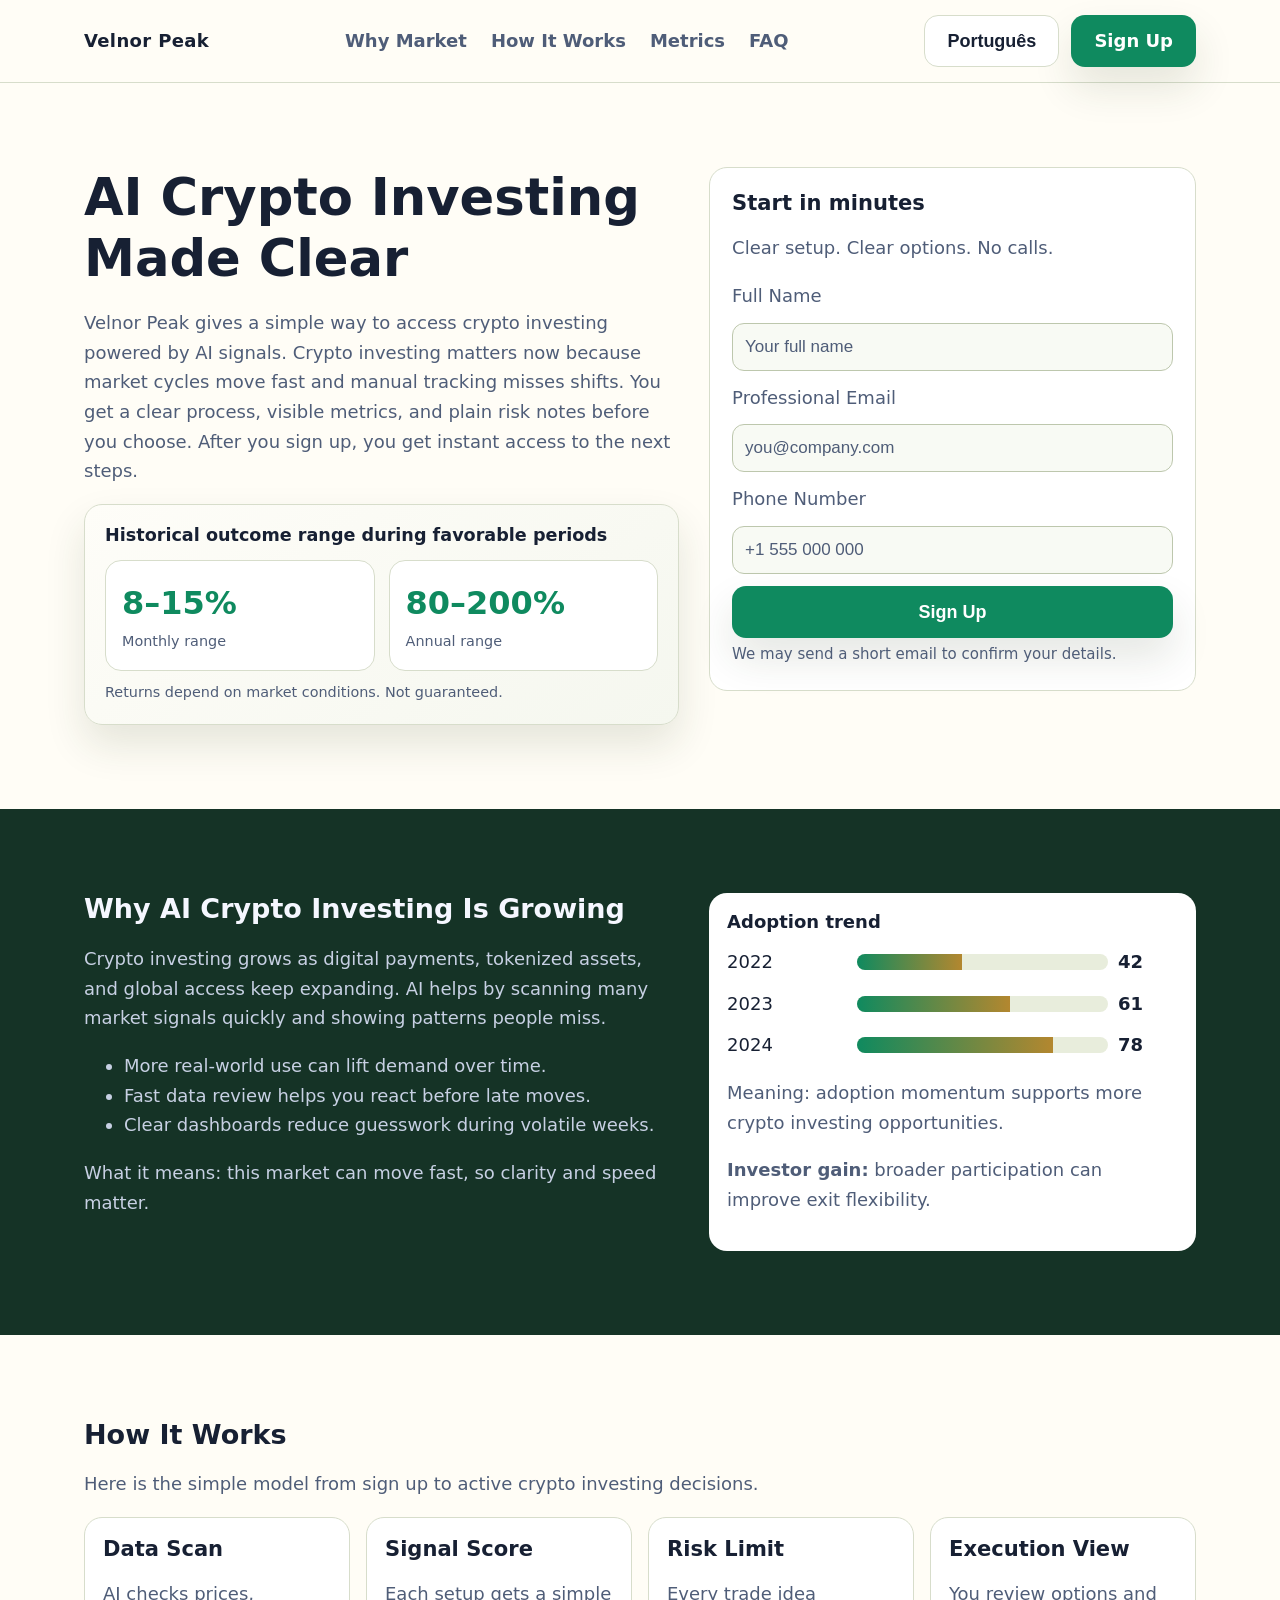
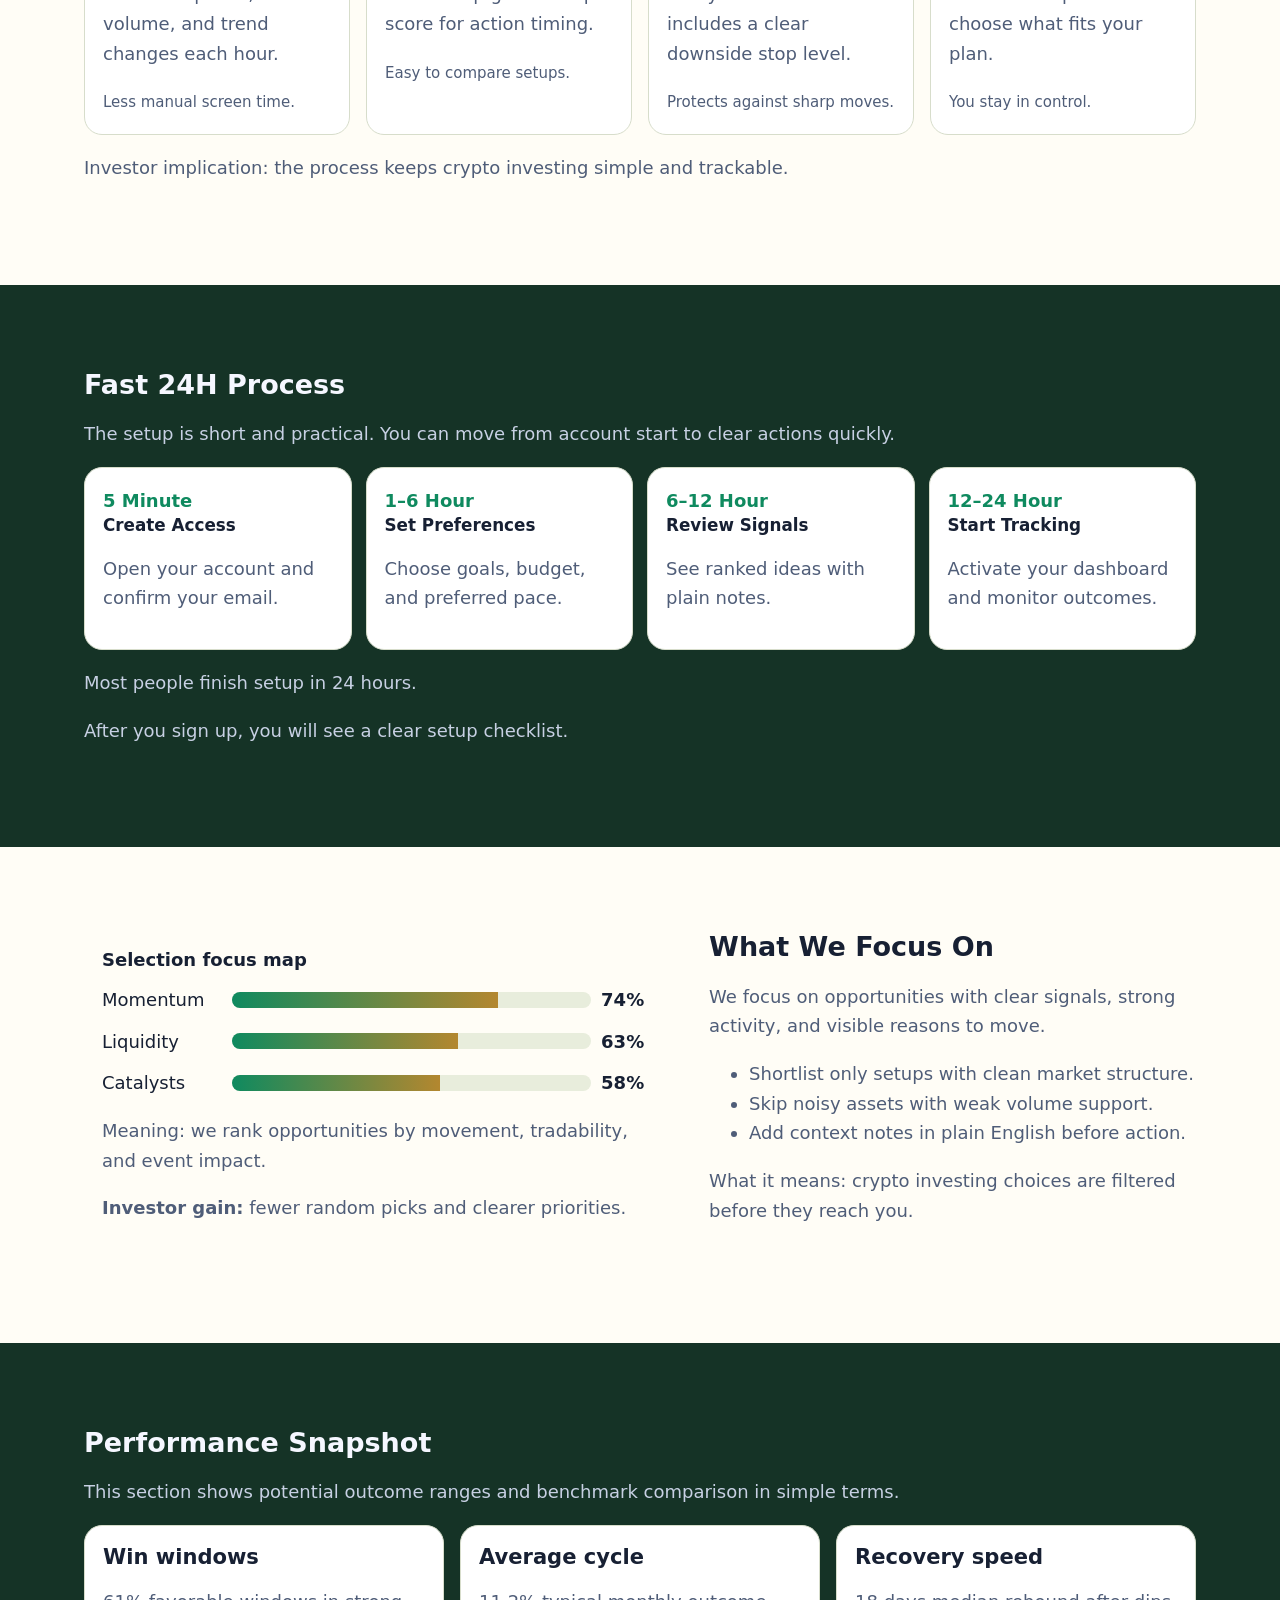
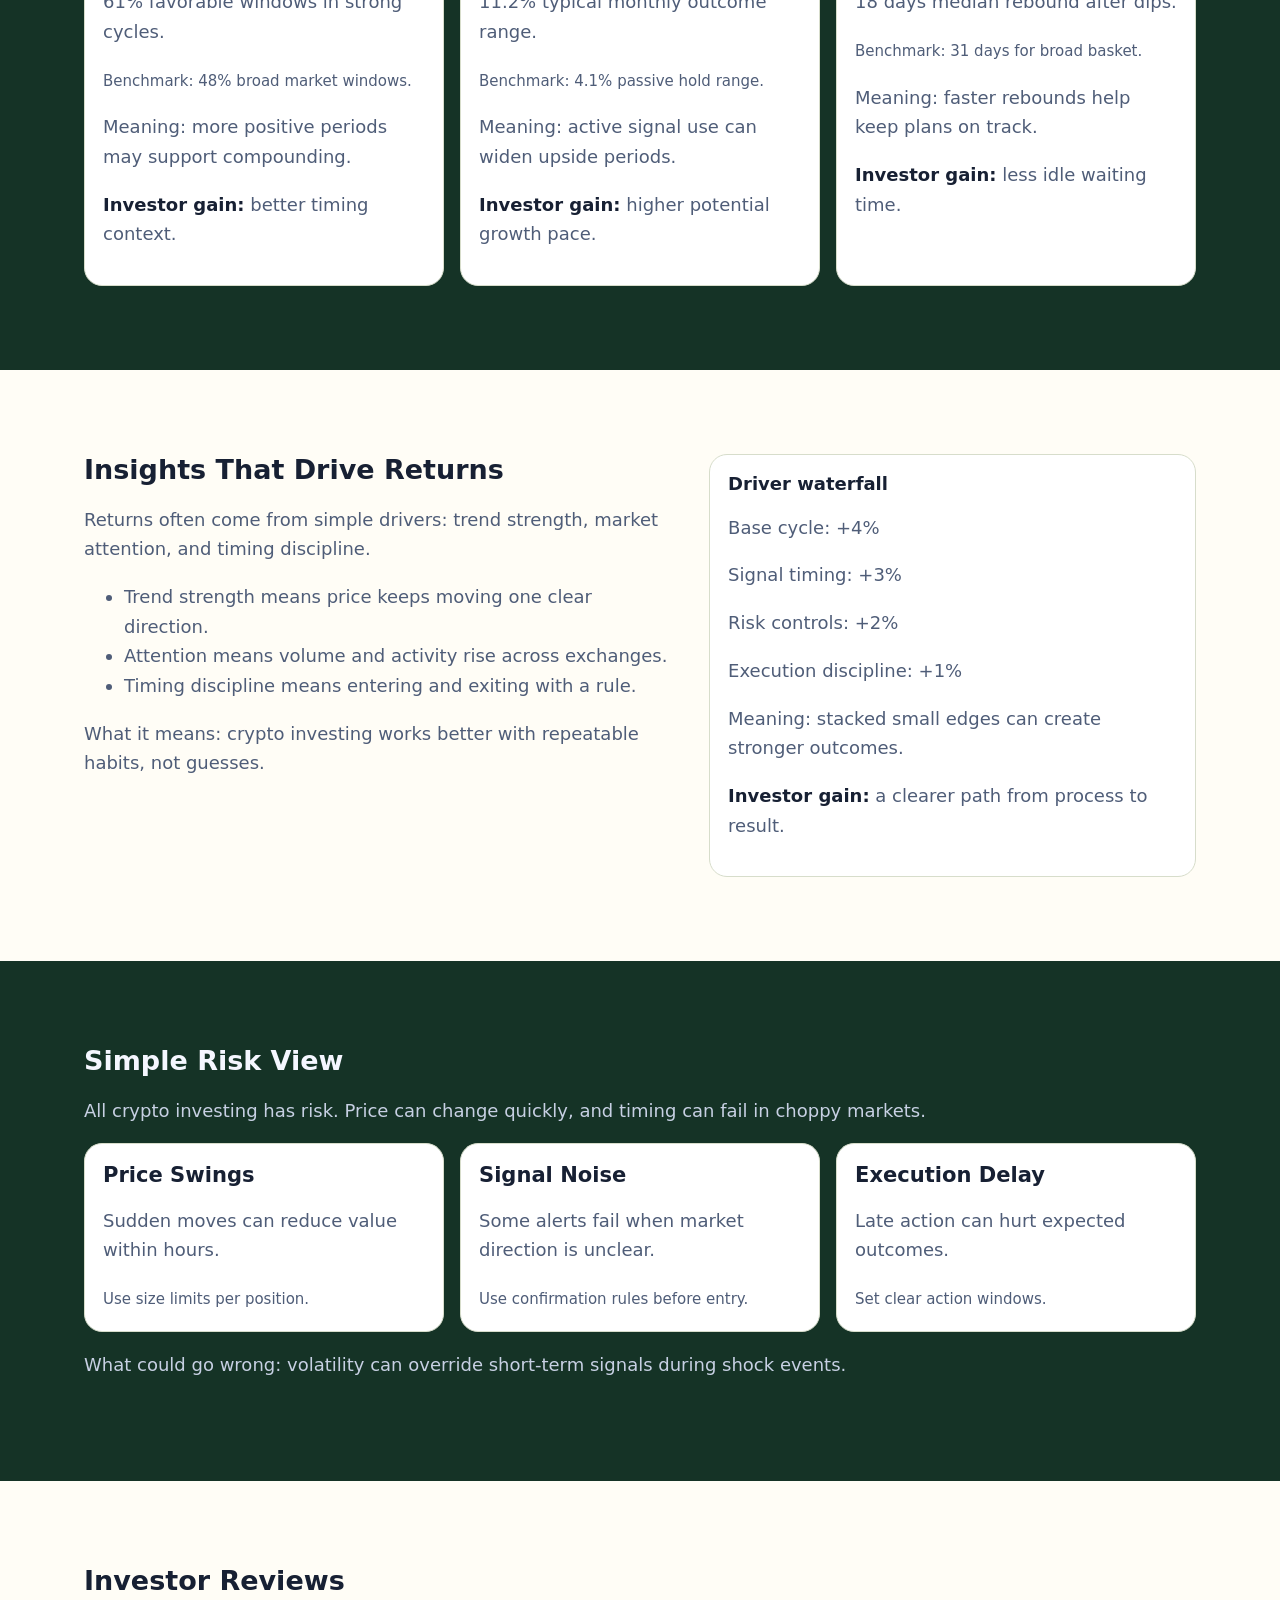
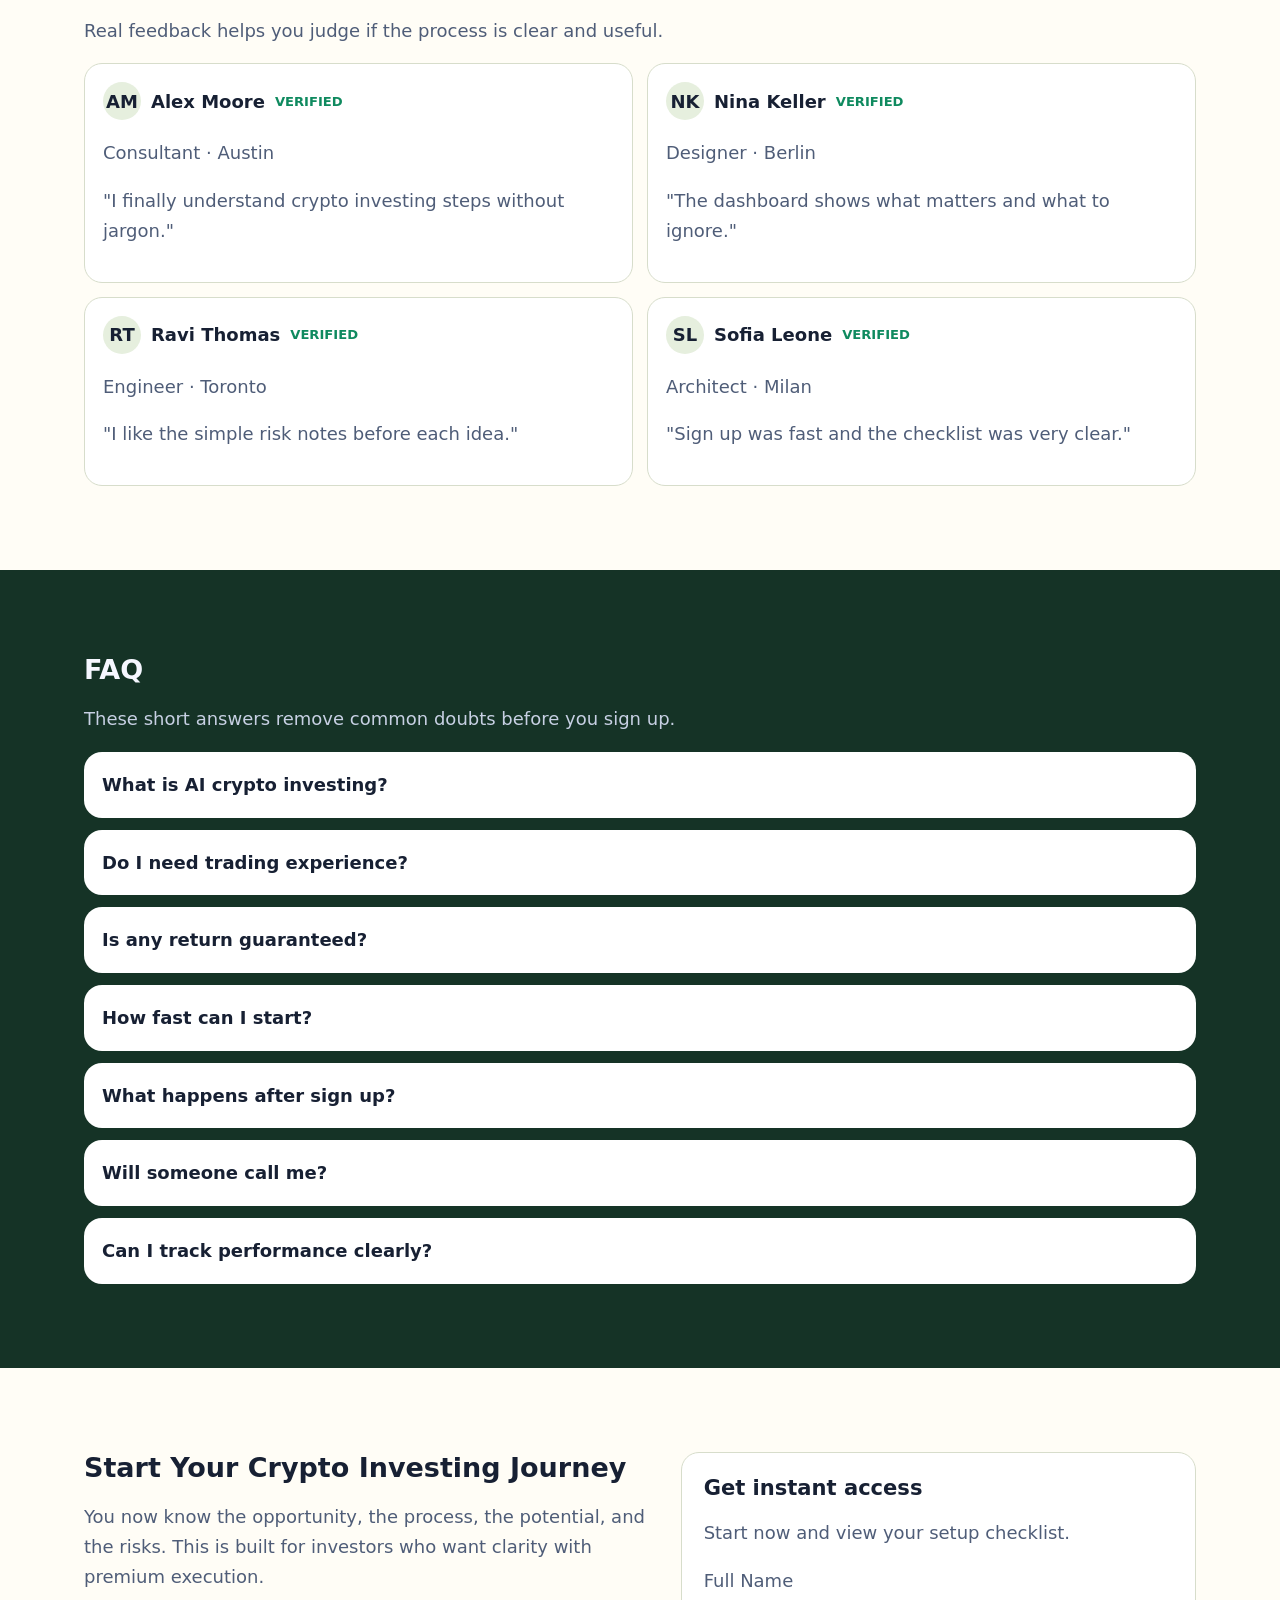
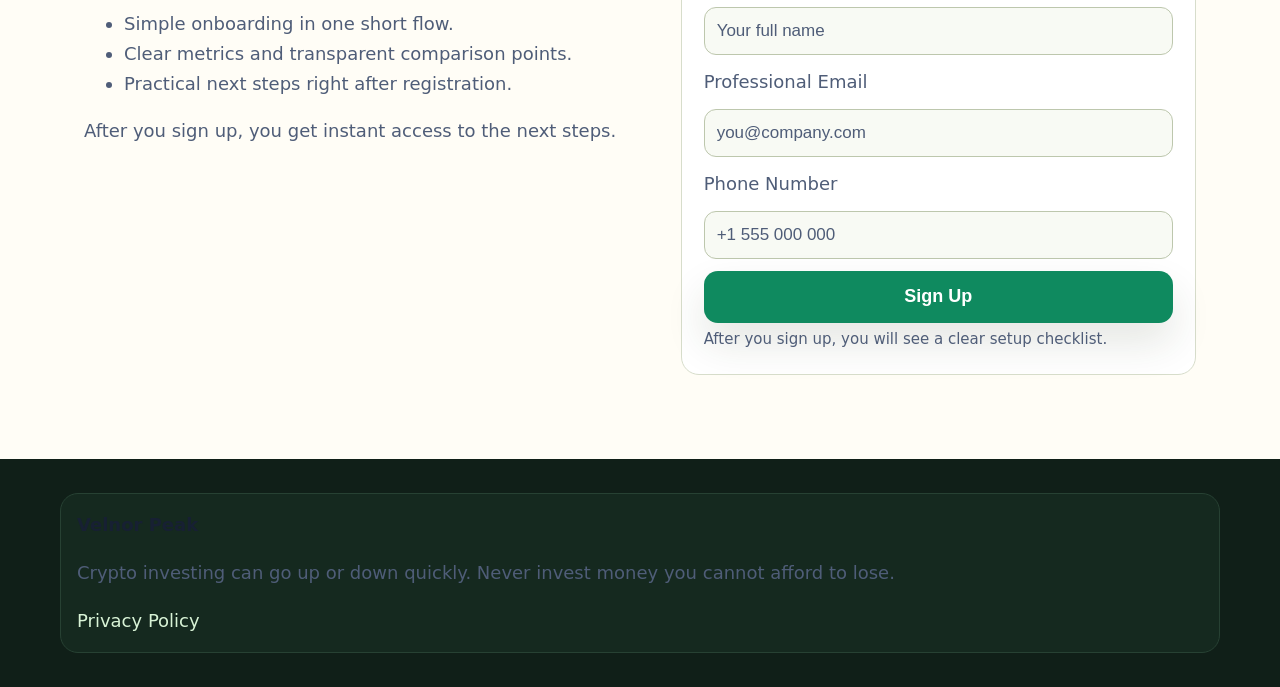
<file: pt/index.html>
<!doctype html>
<html lang="en">
<head>
  <meta charset="UTF-8">
  <meta name="viewport" content="width=device-width, initial-scale=1.0">
  <title>Velnor Peak | AI Crypto Investing for Clear Growth (Português)</title>
  <meta name="description" content="Português page in English: clear crypto investing steps, risks, metrics, and sign up flow within 24 hours.">
  <link rel="canonical" href="https://velnorpeak.com/pt/index.html">
  <link rel="alternate" hreflang="en" href="https://velnorpeak.com/index.html">
  <link rel="alternate" hreflang="de" href="https://velnorpeak.com/de/index.html">
  <link rel="alternate" hreflang="fr" href="https://velnorpeak.com/fr/index.html">
  <link rel="alternate" hreflang="es" href="https://velnorpeak.com/es/index.html">
  <link rel="alternate" hreflang="it" href="https://velnorpeak.com/it/index.html">
  <link rel="alternate" hreflang="tr" href="https://velnorpeak.com/tr/index.html">
  <link rel="alternate" hreflang="pt" href="https://velnorpeak.com/pt/index.html">
  <link rel="alternate" hreflang="ja" href="https://velnorpeak.com/jp/index.html">
  <link rel="alternate" hreflang="sk" href="https://velnorpeak.com/sk/index.html">
  <link rel="alternate" hreflang="nl-BE" href="https://velnorpeak.com/be/index.html">
  <link rel="alternate" hreflang="x-default" href="https://velnorpeak.com/index.html">
  <meta property="og:title" content="Velnor Peak | AI Crypto Investing for Clear Growth (Português)">
  <meta property="og:description" content="Português page in English: clear crypto investing steps, risks, metrics, and sign up flow within 24 hours.">
  <meta property="og:type" content="website">
  <meta property="og:url" content="https://velnorpeak.com/pt/index.html">
  <meta property="twitter:card" content="summary_large_image">
  <meta property="twitter:title" content="Velnor Peak | AI Crypto Investing for Clear Growth (Português)">
  <meta property="twitter:description" content="Português page in English: clear crypto investing steps, risks, metrics, and sign up flow within 24 hours.">
  <link rel="stylesheet" href="../assets/style.css">
</head>
<body>
<header class="header">
  <div class="container header-inner">
    <a class="brand" href="../index.html">Velnor Peak</a>
    <nav class="nav" aria-label="Primary navigation">
      <a href="#market">Why Market</a><a href="#model">How It Works</a><a href="#metrics">Metrics</a><a href="#faq">FAQ</a>
    </nav>
    <div class="right-tools">
      <div class="lang-wrap">
        <button class="lang-current" aria-expanded="false">Português</button>
        <div class="lang-menu">
<a href="../index.html"><svg class="flag" viewBox="0 0 20 14" aria-hidden="true"><rect width="20" height="14" fill="#012169"/><rect y="6" width="20" height="2" fill="#fff"/><rect x="9" width="2" height="14" fill="#fff"/></svg>English</a>
<a href="../de/index.html"><svg class="flag" viewBox="0 0 20 14" aria-hidden="true"><rect width="20" height="4.7" fill="#111"/><rect y="4.7" width="20" height="4.7" fill="#d00"/><rect y="9.4" width="20" height="4.6" fill="#ffce00"/></svg>Deutsch</a>
<a href="../fr/index.html"><svg class="flag" viewBox="0 0 20 14" aria-hidden="true"><rect width="6.6" height="14" fill="#0055a4"/><rect x="6.6" width="6.8" height="14" fill="#fff"/><rect x="13.4" width="6.6" height="14" fill="#ef4135"/></svg>Français</a>
<a href="../es/index.html"><svg class="flag" viewBox="0 0 20 14" aria-hidden="true"><rect width="20" height="14" fill="#aa151b"/><rect y="4" width="20" height="6" fill="#f1bf00"/></svg>Español</a>
<a href="../it/index.html"><svg class="flag" viewBox="0 0 20 14" aria-hidden="true"><rect width="6.6" height="14" fill="#009246"/><rect x="6.6" width="6.8" height="14" fill="#fff"/><rect x="13.4" width="6.6" height="14" fill="#ce2b37"/></svg>Italiano</a>
<a href="../tr/index.html"><svg class="flag" viewBox="0 0 20 14" aria-hidden="true"><rect width="20" height="14" fill="#e30a17"/><circle cx="8" cy="7" r="3.2" fill="#fff"/><circle cx="8.8" cy="7" r="2.5" fill="#e30a17"/></svg>Türkçe</a>
<a href="../pt/index.html"><svg class="flag" viewBox="0 0 20 14" aria-hidden="true"><rect width="8" height="14" fill="#046a38"/><rect x="8" width="12" height="14" fill="#da291c"/></svg>Português</a>
<a href="../jp/index.html"><svg class="flag" viewBox="0 0 20 14" aria-hidden="true"><rect width="20" height="14" fill="#fff"/><circle cx="10" cy="7" r="3.2" fill="#bc002d"/></svg>日本語</a>
<a href="../sk/index.html"><svg class="flag" viewBox="0 0 20 14" aria-hidden="true"><rect width="20" height="4.7" fill="#fff"/><rect y="4.7" width="20" height="4.7" fill="#0b4ea2"/><rect y="9.4" width="20" height="4.6" fill="#ee1c25"/></svg>Slovak</a>
<a href="../be/index.html"><svg class="flag" viewBox="0 0 20 14" aria-hidden="true"><rect width="6.6" height="14" fill="#000"/><rect x="6.6" width="6.8" height="14" fill="#ffd90c"/><rect x="13.4" width="6.6" height="14" fill="#ef3340"/></svg>Nederlands (BE)</a>
</div>
      </div>
      <a class="btn" href="#signup-final">Sign Up</a>
      <button id="mobileToggle" class="btn mobile-toggle" aria-label="Open menu">☰</button>
    </div>
  </div>
</header>

<div id="mobileDrawer" class="drawer" aria-hidden="true">
  <div class="drawer-backdrop"></div>
  <div class="drawer-panel">
    <button id="drawerClose" class="icon-btn" aria-label="Close menu">×</button>
    <nav class="drawer-nav" aria-label="Mobile navigation">
      <a href="#market">Why Market</a><a href="#model">How It Works</a><a href="#focus">Focus</a><a href="#metrics">Metrics</a><a href="#reviews">Reviews</a><a href="#faq">FAQ</a>
    </nav>
    <div class="lang-wrap">
      <button class="lang-current" aria-expanded="false">Português</button>
      <div class="lang-menu">
<a href="../index.html"><svg class="flag" viewBox="0 0 20 14" aria-hidden="true"><rect width="20" height="14" fill="#012169"/><rect y="6" width="20" height="2" fill="#fff"/><rect x="9" width="2" height="14" fill="#fff"/></svg>English</a>
<a href="../de/index.html"><svg class="flag" viewBox="0 0 20 14" aria-hidden="true"><rect width="20" height="4.7" fill="#111"/><rect y="4.7" width="20" height="4.7" fill="#d00"/><rect y="9.4" width="20" height="4.6" fill="#ffce00"/></svg>Deutsch</a>
<a href="../fr/index.html"><svg class="flag" viewBox="0 0 20 14" aria-hidden="true"><rect width="6.6" height="14" fill="#0055a4"/><rect x="6.6" width="6.8" height="14" fill="#fff"/><rect x="13.4" width="6.6" height="14" fill="#ef4135"/></svg>Français</a>
<a href="../es/index.html"><svg class="flag" viewBox="0 0 20 14" aria-hidden="true"><rect width="20" height="14" fill="#aa151b"/><rect y="4" width="20" height="6" fill="#f1bf00"/></svg>Español</a>
<a href="../it/index.html"><svg class="flag" viewBox="0 0 20 14" aria-hidden="true"><rect width="6.6" height="14" fill="#009246"/><rect x="6.6" width="6.8" height="14" fill="#fff"/><rect x="13.4" width="6.6" height="14" fill="#ce2b37"/></svg>Italiano</a>
<a href="../tr/index.html"><svg class="flag" viewBox="0 0 20 14" aria-hidden="true"><rect width="20" height="14" fill="#e30a17"/><circle cx="8" cy="7" r="3.2" fill="#fff"/><circle cx="8.8" cy="7" r="2.5" fill="#e30a17"/></svg>Türkçe</a>
<a href="../pt/index.html"><svg class="flag" viewBox="0 0 20 14" aria-hidden="true"><rect width="8" height="14" fill="#046a38"/><rect x="8" width="12" height="14" fill="#da291c"/></svg>Português</a>
<a href="../jp/index.html"><svg class="flag" viewBox="0 0 20 14" aria-hidden="true"><rect width="20" height="14" fill="#fff"/><circle cx="10" cy="7" r="3.2" fill="#bc002d"/></svg>日本語</a>
<a href="../sk/index.html"><svg class="flag" viewBox="0 0 20 14" aria-hidden="true"><rect width="20" height="4.7" fill="#fff"/><rect y="4.7" width="20" height="4.7" fill="#0b4ea2"/><rect y="9.4" width="20" height="4.6" fill="#ee1c25"/></svg>Slovak</a>
<a href="../be/index.html"><svg class="flag" viewBox="0 0 20 14" aria-hidden="true"><rect width="6.6" height="14" fill="#000"/><rect x="6.6" width="6.8" height="14" fill="#ffd90c"/><rect x="13.4" width="6.6" height="14" fill="#ef3340"/></svg>Nederlands (BE)</a>
</div>
    </div>
    <p></p>
    <a class="btn" href="#signup-final">Sign Up</a>
  </div>
</div>

<main>
<section class="section light hero">
  <div class="container hero-grid reveal">
    <div>
      <h1>AI Crypto Investing Made Clear</h1>
      <p>Velnor Peak gives a simple way to access crypto investing powered by AI signals. Crypto investing matters now because market cycles move fast and manual tracking misses shifts. You get a clear process, visible metrics, and plain risk notes before you choose. After you sign up, you get instant access to the next steps.</p>
      <div class="hero-panel">
        <h4>Historical outcome range during favorable periods</h4>
        <div class="range">
          <div class="range-box"><div class="range-num">8–15%</div><div class="range-label">Monthly range</div></div>
          <div class="range-box"><div class="range-num">80–200%</div><div class="range-label">Annual range</div></div>
        </div>
        <div class="disclaimer">Returns depend on market conditions. Not guaranteed.</div>
      </div>
    </div>
    <form class="form-card" aria-label="Hero signup form">
      <h3 class="form-title">Start in minutes</h3>
      <p class="form-sub">Clear setup. Clear options. No calls.</p>
      <div class="form-stack">
        <label for="name-top">Full Name</label><input id="name-top" name="name" placeholder="Your full name" required>
        <label for="mail-top">Professional Email</label><input id="mail-top" type="email" name="email" placeholder="you@company.com" required>
        <label for="phone-top">Phone Number</label><input id="phone-top" type="tel" name="phone" placeholder="+1 555 000 000" required>
        <button class="btn" type="submit">Sign Up</button>
      </div>
      <small>We may send a short email to confirm your details.</small>
    </form>
  </div>
</section>

<section id="market" class="section dark">
  <div class="container two-col reveal">
    <div>
      <h2>Why AI Crypto Investing Is Growing</h2>
      <p>Crypto investing grows as digital payments, tokenized assets, and global access keep expanding. AI helps by scanning many market signals quickly and showing patterns people miss.</p>
      <ul>
        <li>More real-world use can lift demand over time.</li>
        <li>Fast data review helps you react before late moves.</li>
        <li>Clear dashboards reduce guesswork during volatile weeks.</li>
      </ul>
      <p>What it means: this market can move fast, so clarity and speed matter.</p>
    </div>
    <div class="visual-card">
      <h4>Adoption trend</h4>
      <div class="visual-bars">
        <div class="bar-row"><span>2022</span><div class="bar-track"><div class="bar-fill" style="width:42%"></div></div><strong>42</strong></div>
        <div class="bar-row"><span>2023</span><div class="bar-track"><div class="bar-fill" style="width:61%"></div></div><strong>61</strong></div>
        <div class="bar-row"><span>2024</span><div class="bar-track"><div class="bar-fill" style="width:78%"></div></div><strong>78</strong></div>
      </div>
      <p>Meaning: adoption momentum supports more crypto investing opportunities.</p>
      <p><strong>Investor gain:</strong> broader participation can improve exit flexibility.</p>
    </div>
  </div>
</section>

<section id="model" class="section light">
  <div class="container reveal">
    <h2>How It Works</h2>
    <p>Here is the simple model from sign up to active crypto investing decisions.</p>
    <div class="grid-4">
      <article class="card"><h3>Data Scan</h3><p>AI checks prices, volume, and trend changes each hour.</p><small class="muted">Less manual screen time.</small></article>
      <article class="card"><h3>Signal Score</h3><p>Each setup gets a simple score for action timing.</p><small class="muted">Easy to compare setups.</small></article>
      <article class="card"><h3>Risk Limit</h3><p>Every trade idea includes a clear downside stop level.</p><small class="muted">Protects against sharp moves.</small></article>
      <article class="card"><h3>Execution View</h3><p>You review options and choose what fits your plan.</p><small class="muted">You stay in control.</small></article>
    </div>
    <p>Investor implication: the process keeps crypto investing simple and trackable.</p>
  </div>
</section>

<section class="section dark">
  <div class="container reveal">
    <h2>Fast 24H Process</h2>
    <p>The setup is short and practical. You can move from account start to clear actions quickly.</p>
    <div class="process-grid">
      <article class="process-card card"><div class="time">5 Minute</div><h4>Create Access</h4><p>Open your account and confirm your email.</p></article>
      <article class="process-card card"><div class="time">1–6 Hour</div><h4>Set Preferences</h4><p>Choose goals, budget, and preferred pace.</p></article>
      <article class="process-card card"><div class="time">6–12 Hour</div><h4>Review Signals</h4><p>See ranked ideas with plain notes.</p></article>
      <article class="process-card card"><div class="time">12–24 Hour</div><h4>Start Tracking</h4><p>Activate your dashboard and monitor outcomes.</p></article>
    </div>
    <p>Most people finish setup in 24 hours.</p>
    <p>After you sign up, you will see a clear setup checklist.</p>
  </div>
</section>

<section id="focus" class="section light">
  <div class="container two-col reveal">
    <div class="visual-card">
      <h4>Selection focus map</h4>
      <div class="visual-bars">
        <div class="bar-row"><span>Momentum</span><div class="bar-track"><div class="bar-fill" style="width:74%"></div></div><strong>74%</strong></div>
        <div class="bar-row"><span>Liquidity</span><div class="bar-track"><div class="bar-fill" style="width:63%"></div></div><strong>63%</strong></div>
        <div class="bar-row"><span>Catalysts</span><div class="bar-track"><div class="bar-fill" style="width:58%"></div></div><strong>58%</strong></div>
      </div>
      <p>Meaning: we rank opportunities by movement, tradability, and event impact.</p>
      <p><strong>Investor gain:</strong> fewer random picks and clearer priorities.</p>
    </div>
    <div>
      <h2>What We Focus On</h2>
      <p>We focus on opportunities with clear signals, strong activity, and visible reasons to move.</p>
      <ul>
        <li>Shortlist only setups with clean market structure.</li>
        <li>Skip noisy assets with weak volume support.</li>
        <li>Add context notes in plain English before action.</li>
      </ul>
      <p>What it means: crypto investing choices are filtered before they reach you.</p>
    </div>
  </div>
</section>

<section id="metrics" class="section dark">
  <div class="container reveal">
    <h2>Performance Snapshot</h2>
    <p>This section shows potential outcome ranges and benchmark comparison in simple terms.</p>
    <div class="grid-3">
      <article class="kpi-card card"><h3>Win windows</h3><p>61% favorable windows in strong cycles.</p><small>Benchmark: 48% broad market windows.</small><p>Meaning: more positive periods may support compounding.</p><p><strong>Investor gain:</strong> better timing context.</p></article>
      <article class="kpi-card card"><h3>Average cycle</h3><p>11.2% typical monthly outcome range.</p><small>Benchmark: 4.1% passive hold range.</small><p>Meaning: active signal use can widen upside periods.</p><p><strong>Investor gain:</strong> higher potential growth pace.</p></article>
      <article class="kpi-card card"><h3>Recovery speed</h3><p>18 days median rebound after dips.</p><small>Benchmark: 31 days for broad basket.</small><p>Meaning: faster rebounds help keep plans on track.</p><p><strong>Investor gain:</strong> less idle waiting time.</p></article>
    </div>
  </div>
</section>

<section class="section light">
  <div class="container two-col reveal">
    <div>
      <h2>Insights That Drive Returns</h2>
      <p>Returns often come from simple drivers: trend strength, market attention, and timing discipline.</p>
      <ul>
        <li>Trend strength means price keeps moving one clear direction.</li>
        <li>Attention means volume and activity rise across exchanges.</li>
        <li>Timing discipline means entering and exiting with a rule.</li>
      </ul>
      <p>What it means: crypto investing works better with repeatable habits, not guesses.</p>
    </div>
    <div class="card">
      <h4>Driver waterfall</h4>
      <p>Base cycle: +4%</p>
      <p>Signal timing: +3%</p>
      <p>Risk controls: +2%</p>
      <p>Execution discipline: +1%</p>
      <p>Meaning: stacked small edges can create stronger outcomes.</p>
      <p><strong>Investor gain:</strong> a clearer path from process to result.</p>
    </div>
  </div>
</section>

<section class="section dark">
  <div class="container reveal">
    <h2>Simple Risk View</h2>
    <p>All crypto investing has risk. Price can change quickly, and timing can fail in choppy markets.</p>
    <div class="grid-3">
      <article class="card"><h3>Price Swings</h3><p>Sudden moves can reduce value within hours.</p><small>Use size limits per position.</small></article>
      <article class="card"><h3>Signal Noise</h3><p>Some alerts fail when market direction is unclear.</p><small>Use confirmation rules before entry.</small></article>
      <article class="card"><h3>Execution Delay</h3><p>Late action can hurt expected outcomes.</p><small>Set clear action windows.</small></article>
    </div>
    <p>What could go wrong: volatility can override short-term signals during shock events.</p>
  </div>
</section>

<section id="reviews" class="section light">
  <div class="container reveal">
    <h2>Investor Reviews</h2>
    <p>Real feedback helps you judge if the process is clear and useful.</p>
    <div class="reviews">
      <article class="review-card card"><div class="review-head"><div class="avatar">AM</div><strong>Alex Moore</strong><span class="verified">VERIFIED</span></div><p>Consultant · Austin</p><p>"I finally understand crypto investing steps without jargon."</p></article>
      <article class="review-card card"><div class="review-head"><div class="avatar">NK</div><strong>Nina Keller</strong><span class="verified">VERIFIED</span></div><p>Designer · Berlin</p><p>"The dashboard shows what matters and what to ignore."</p></article>
      <article class="review-card card"><div class="review-head"><div class="avatar">RT</div><strong>Ravi Thomas</strong><span class="verified">VERIFIED</span></div><p>Engineer · Toronto</p><p>"I like the simple risk notes before each idea."</p></article>
      <article class="review-card card"><div class="review-head"><div class="avatar">SL</div><strong>Sofia Leone</strong><span class="verified">VERIFIED</span></div><p>Architect · Milan</p><p>"Sign up was fast and the checklist was very clear."</p></article>
    </div>
  </div>
</section>

<section id="faq" class="section dark">
  <div class="container reveal">
    <h2>FAQ</h2>
    <p>These short answers remove common doubts before you sign up.</p>
    <div class="faq-list">
      <details class="faq-item"><summary>What is AI crypto investing?</summary><div class="faq-content"><p>It uses software to read market data and highlight possible crypto investing moves.</p></div></details>
      <details class="faq-item"><summary>Do I need trading experience?</summary><div class="faq-content"><p>No. The flow is guided and each step uses simple language.</p></div></details>
      <details class="faq-item"><summary>Is any return guaranteed?</summary><div class="faq-content"><p>No. Returns depend on market conditions. Not guaranteed.</p></div></details>
      <details class="faq-item"><summary>How fast can I start?</summary><div class="faq-content"><p>Most people complete setup in 24 hours and can review options right away.</p></div></details>
      <details class="faq-item"><summary>What happens after sign up?</summary><div class="faq-content"><p>After you sign up, you can review the options and choose what to do next.</p></div></details>
      <details class="faq-item"><summary>Will someone call me?</summary><div class="faq-content"><p>No calls are required. We may send a short email to confirm your details.</p></div></details>
      <details class="faq-item"><summary>Can I track performance clearly?</summary><div class="faq-content"><p>Yes. You see transparent metrics, comparisons, and plain-language notes.</p></div></details>
    </div>
  </div>
</section>

<section id="signup-final" class="section light">
  <div class="container final-wrap reveal">
    <div>
      <h2>Start Your Crypto Investing Journey</h2>
      <p>You now know the opportunity, the process, the potential, and the risks. This is built for investors who want clarity with premium execution.</p>
      <ul>
        <li>Simple onboarding in one short flow.</li>
        <li>Clear metrics and transparent comparison points.</li>
        <li>Practical next steps right after registration.</li>
      </ul>
      <p>After you sign up, you get instant access to the next steps.</p>
    </div>
    <form class="form-card" aria-label="Final signup form">
      <h3>Get instant access</h3>
      <p>Start now and view your setup checklist.</p>
      <div class="form-stack">
        <label for="name-bottom">Full Name</label><input id="name-bottom" name="name" placeholder="Your full name" required>
        <label for="mail-bottom">Professional Email</label><input id="mail-bottom" type="email" name="email" placeholder="you@company.com" required>
        <label for="phone-bottom">Phone Number</label><input id="phone-bottom" type="tel" name="phone" placeholder="+1 555 000 000" required>
        <button class="btn" type="submit">Sign Up</button>
      </div>
      <small>After you sign up, you will see a clear setup checklist.</small>
    </form>
  </div>
</section>
</main>

<footer class="footer">
  <div class="container footer-panel">
    <strong>Velnor Peak</strong>
    <p>Crypto investing can go up or down quickly. Never invest money you cannot afford to lose.</p>
    <a href="#" data-open-privacy>Privacy Policy</a>
  </div>
</footer>

<div id="privacyModal" class="modal" role="dialog" aria-modal="true" aria-labelledby="privacyTitle">
  <div class="modal-card">
    <div class="modal-head"><h3 id="privacyTitle">Privacy Policy</h3><button id="privacyCloseX" class="icon-btn" aria-label="Close privacy modal">×</button></div>
    <p><strong>Introduction:</strong> We explain clearly how your data is used and protected.</p>
    <p><strong>Data collection:</strong> We collect your name, email, phone number, and basic usage logs.</p>
    <p><strong>Legal basis:</strong> We process data to provide access, support your account, and meet legal duties.</p>
    <p><strong>Cookies:</strong> Cookies help keep sessions active, remember settings, and measure page performance.</p>
    <p><strong>Retention:</strong> We keep personal data only as long as needed for service and legal obligations.</p>
    <p><strong>Third-party sharing:</strong> We share limited data with trusted providers for hosting, analytics, and email delivery.</p>
    <p><strong>Security:</strong> We use encryption, access controls, and monitoring to reduce unauthorized access risks.</p>
    <p><strong>User rights:</strong> You can request access, correction, deletion, restriction, or portability of your personal data.</p>
    <p><strong>International transfers:</strong> Data may move across countries with safeguards for equivalent protection levels.</p>
    <p><strong>Industry risk disclosure:</strong> Investment data may include market volatility indicators and scenario outcomes.</p>
    <p><strong>Contact:</strong> privacy@velnorpeak.com for any privacy request or complaint.</p>
    <div class="modal-footer"><button id="privacyCloseBtn" class="btn" type="button">Close</button></div>
  </div>
</div>

<script type="application/ld+json">{"@context":"https://schema.org","@type":"Organization","name":"Velnor Peak","url":"https://velnorpeak.com","email":"hello@velnorpeak.com"}</script>
<script type="application/ld+json">{"@context":"https://schema.org","@type":"WebSite","name":"Velnor Peak","url":"https://velnorpeak.com"}</script>
<script type="application/ld+json">{"@context":"https://schema.org","@type":"FAQPage","mainEntity":[{"@type":"Question","name":"What is AI crypto investing?","acceptedAnswer":{"@type":"Answer","text":"It uses software to read market data and highlight possible crypto investing moves."}},{"@type":"Question","name":"Is any return guaranteed?","acceptedAnswer":{"@type":"Answer","text":"No. Returns depend on market conditions. Not guaranteed."}}]}</script>
<script type="application/ld+json">{"@context":"https://schema.org","@type":"Review","itemReviewed":{"@type":"Service","name":"Velnor Peak"},"author":{"@type":"Person","name":"Alex Moore"},"reviewBody":"I finally understand crypto investing steps without jargon."}</script>
<script src="../assets/app.js" defer></script>
</body>
</html>
</file>
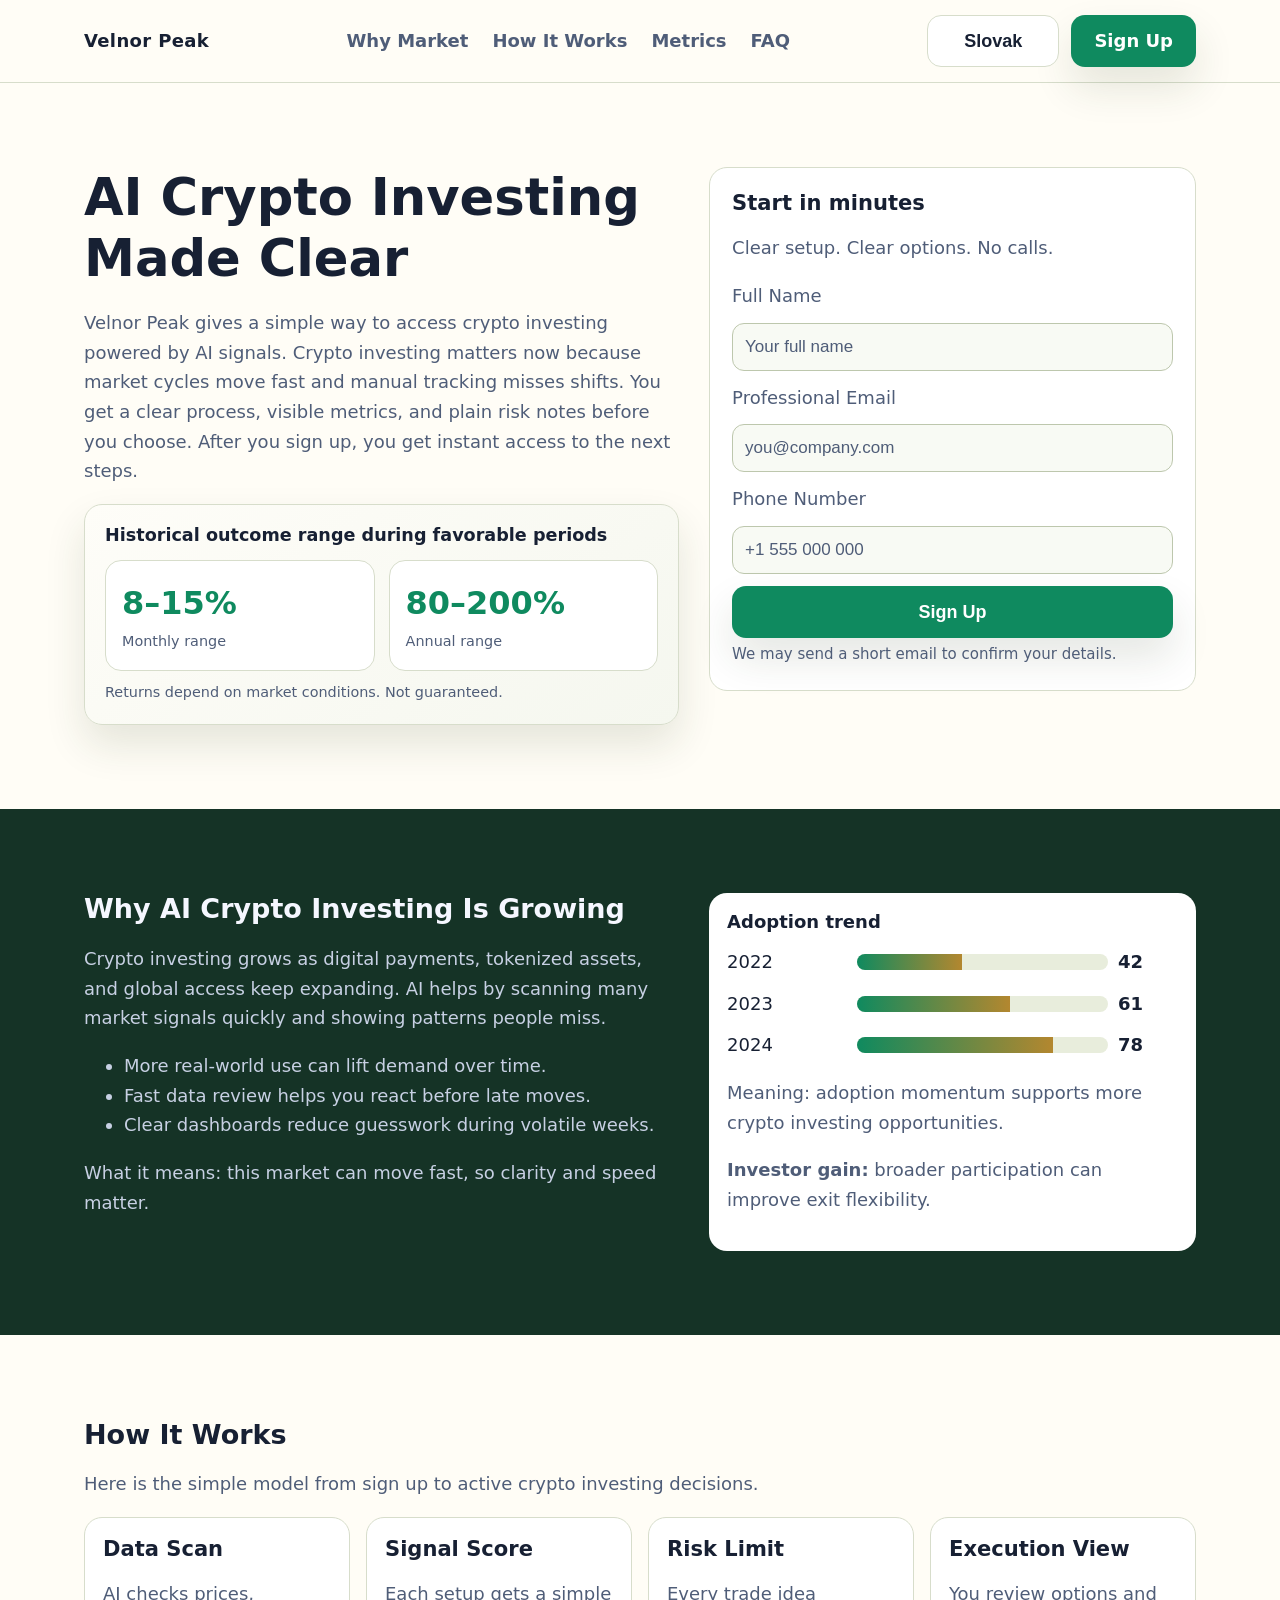
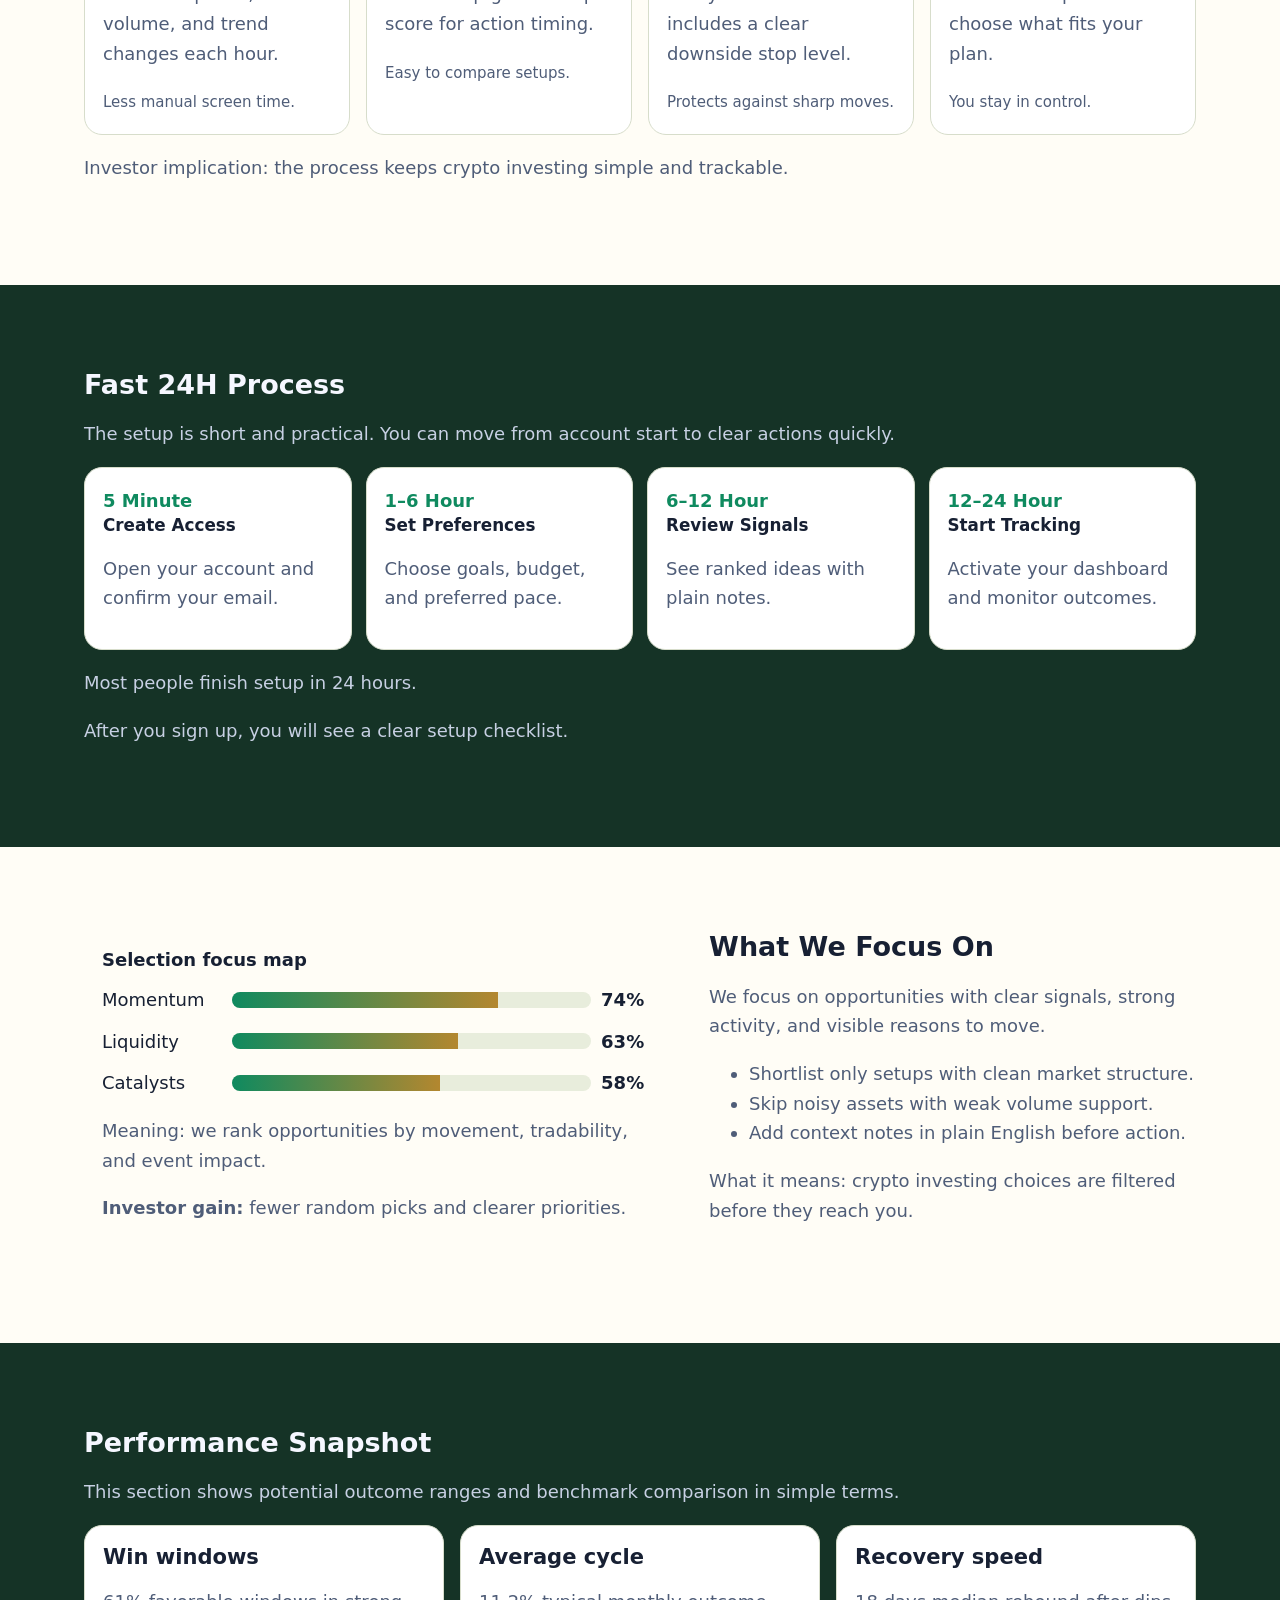
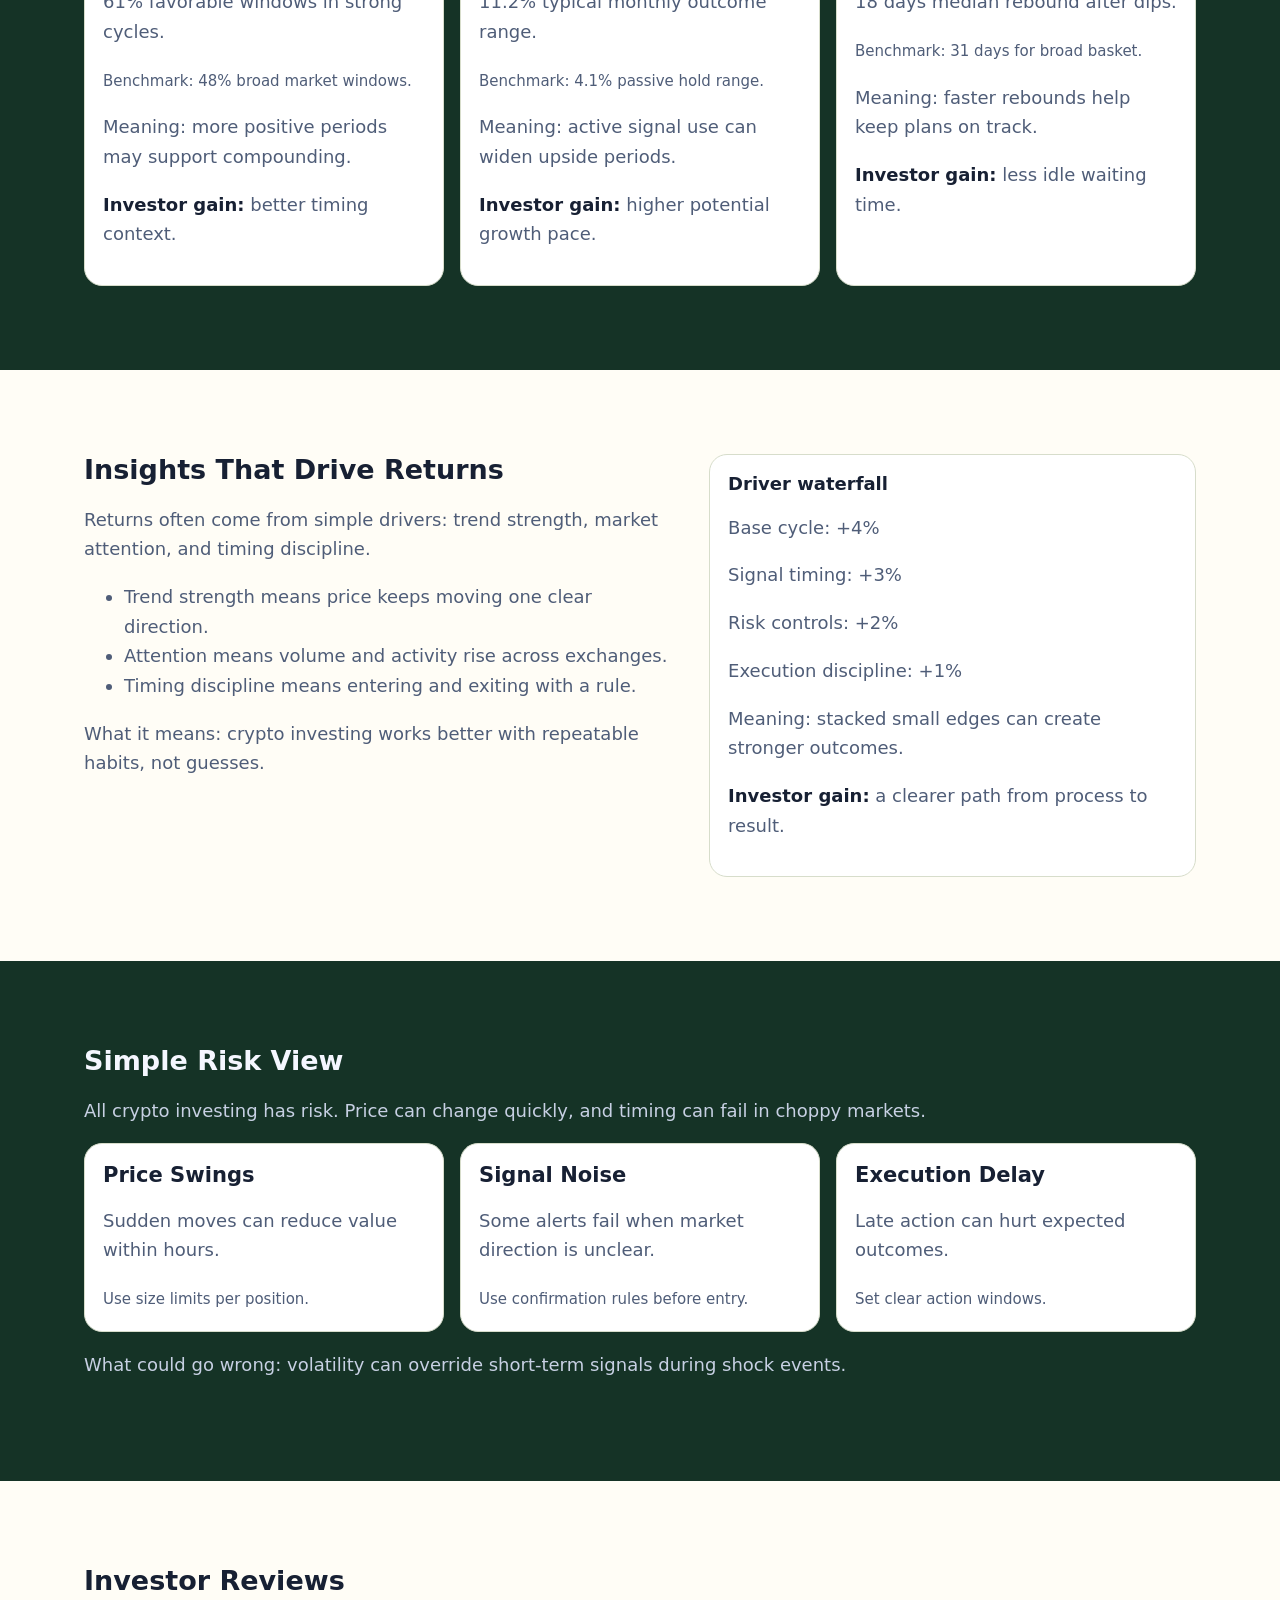
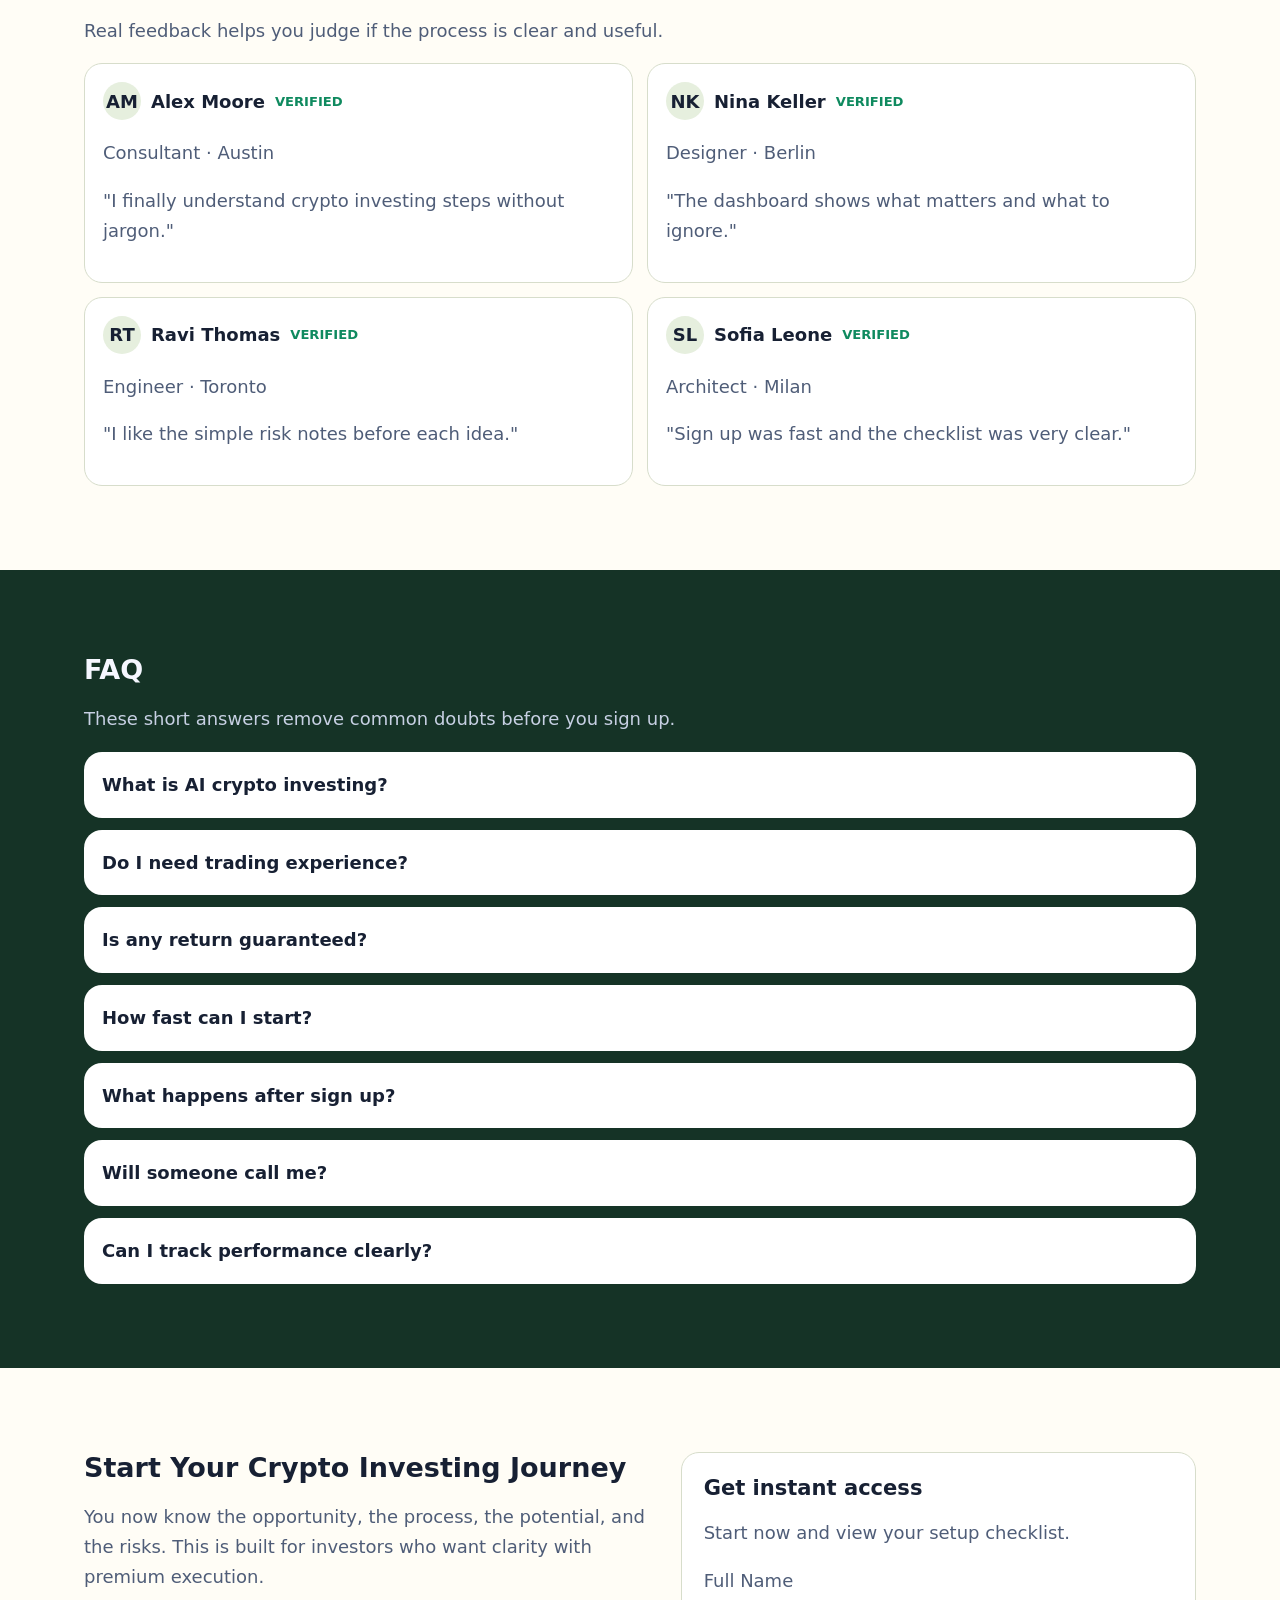
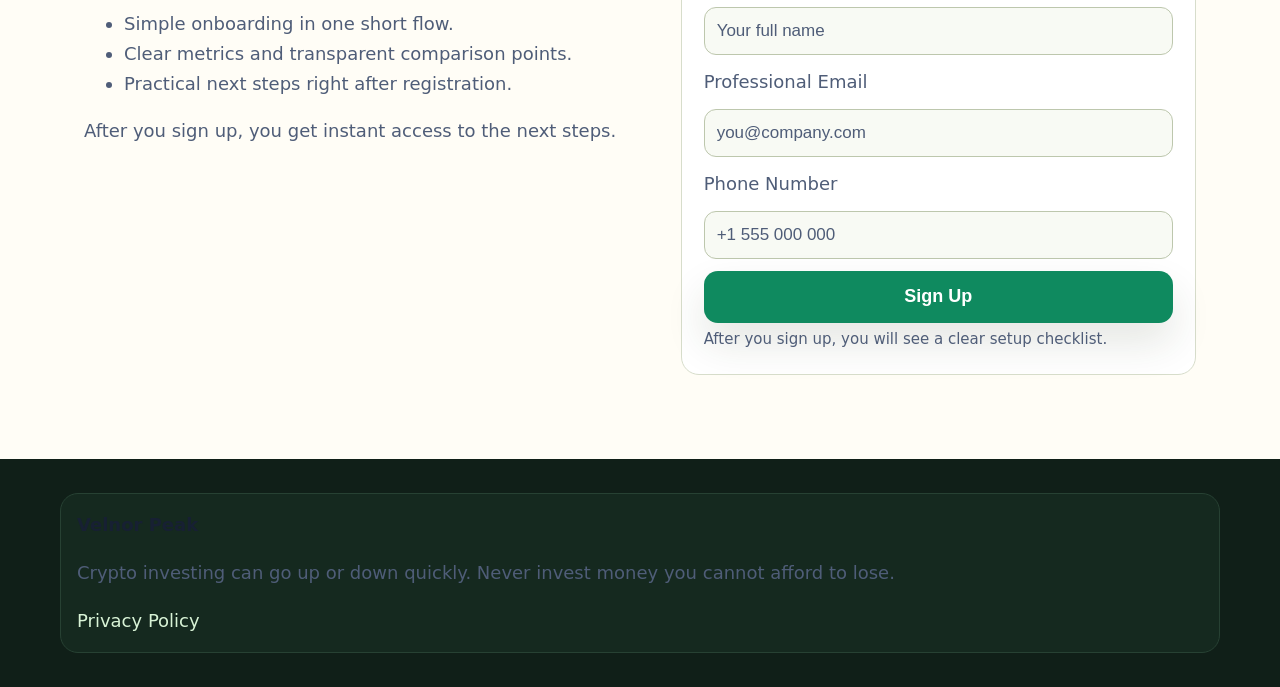
<file: sk/index.html>
<!doctype html>
<html lang="en">
<head>
  <meta charset="UTF-8">
  <meta name="viewport" content="width=device-width, initial-scale=1.0">
  <title>Velnor Peak | AI Crypto Investing for Clear Growth (Slovak)</title>
  <meta name="description" content="Slovak page in English: clear crypto investing steps, risks, metrics, and sign up flow within 24 hours.">
  <link rel="canonical" href="https://velnorpeak.com/sk/index.html">
  <link rel="alternate" hreflang="en" href="https://velnorpeak.com/index.html">
  <link rel="alternate" hreflang="de" href="https://velnorpeak.com/de/index.html">
  <link rel="alternate" hreflang="fr" href="https://velnorpeak.com/fr/index.html">
  <link rel="alternate" hreflang="es" href="https://velnorpeak.com/es/index.html">
  <link rel="alternate" hreflang="it" href="https://velnorpeak.com/it/index.html">
  <link rel="alternate" hreflang="tr" href="https://velnorpeak.com/tr/index.html">
  <link rel="alternate" hreflang="pt" href="https://velnorpeak.com/pt/index.html">
  <link rel="alternate" hreflang="ja" href="https://velnorpeak.com/jp/index.html">
  <link rel="alternate" hreflang="sk" href="https://velnorpeak.com/sk/index.html">
  <link rel="alternate" hreflang="nl-BE" href="https://velnorpeak.com/be/index.html">
  <link rel="alternate" hreflang="x-default" href="https://velnorpeak.com/index.html">
  <meta property="og:title" content="Velnor Peak | AI Crypto Investing for Clear Growth (Slovak)">
  <meta property="og:description" content="Slovak page in English: clear crypto investing steps, risks, metrics, and sign up flow within 24 hours.">
  <meta property="og:type" content="website">
  <meta property="og:url" content="https://velnorpeak.com/sk/index.html">
  <meta property="twitter:card" content="summary_large_image">
  <meta property="twitter:title" content="Velnor Peak | AI Crypto Investing for Clear Growth (Slovak)">
  <meta property="twitter:description" content="Slovak page in English: clear crypto investing steps, risks, metrics, and sign up flow within 24 hours.">
  <link rel="stylesheet" href="../assets/style.css">
</head>
<body>
<header class="header">
  <div class="container header-inner">
    <a class="brand" href="../index.html">Velnor Peak</a>
    <nav class="nav" aria-label="Primary navigation">
      <a href="#market">Why Market</a><a href="#model">How It Works</a><a href="#metrics">Metrics</a><a href="#faq">FAQ</a>
    </nav>
    <div class="right-tools">
      <div class="lang-wrap">
        <button class="lang-current" aria-expanded="false">Slovak</button>
        <div class="lang-menu">
<a href="../index.html"><svg class="flag" viewBox="0 0 20 14" aria-hidden="true"><rect width="20" height="14" fill="#012169"/><rect y="6" width="20" height="2" fill="#fff"/><rect x="9" width="2" height="14" fill="#fff"/></svg>English</a>
<a href="../de/index.html"><svg class="flag" viewBox="0 0 20 14" aria-hidden="true"><rect width="20" height="4.7" fill="#111"/><rect y="4.7" width="20" height="4.7" fill="#d00"/><rect y="9.4" width="20" height="4.6" fill="#ffce00"/></svg>Deutsch</a>
<a href="../fr/index.html"><svg class="flag" viewBox="0 0 20 14" aria-hidden="true"><rect width="6.6" height="14" fill="#0055a4"/><rect x="6.6" width="6.8" height="14" fill="#fff"/><rect x="13.4" width="6.6" height="14" fill="#ef4135"/></svg>Français</a>
<a href="../es/index.html"><svg class="flag" viewBox="0 0 20 14" aria-hidden="true"><rect width="20" height="14" fill="#aa151b"/><rect y="4" width="20" height="6" fill="#f1bf00"/></svg>Español</a>
<a href="../it/index.html"><svg class="flag" viewBox="0 0 20 14" aria-hidden="true"><rect width="6.6" height="14" fill="#009246"/><rect x="6.6" width="6.8" height="14" fill="#fff"/><rect x="13.4" width="6.6" height="14" fill="#ce2b37"/></svg>Italiano</a>
<a href="../tr/index.html"><svg class="flag" viewBox="0 0 20 14" aria-hidden="true"><rect width="20" height="14" fill="#e30a17"/><circle cx="8" cy="7" r="3.2" fill="#fff"/><circle cx="8.8" cy="7" r="2.5" fill="#e30a17"/></svg>Türkçe</a>
<a href="../pt/index.html"><svg class="flag" viewBox="0 0 20 14" aria-hidden="true"><rect width="8" height="14" fill="#046a38"/><rect x="8" width="12" height="14" fill="#da291c"/></svg>Português</a>
<a href="../jp/index.html"><svg class="flag" viewBox="0 0 20 14" aria-hidden="true"><rect width="20" height="14" fill="#fff"/><circle cx="10" cy="7" r="3.2" fill="#bc002d"/></svg>日本語</a>
<a href="../sk/index.html"><svg class="flag" viewBox="0 0 20 14" aria-hidden="true"><rect width="20" height="4.7" fill="#fff"/><rect y="4.7" width="20" height="4.7" fill="#0b4ea2"/><rect y="9.4" width="20" height="4.6" fill="#ee1c25"/></svg>Slovak</a>
<a href="../be/index.html"><svg class="flag" viewBox="0 0 20 14" aria-hidden="true"><rect width="6.6" height="14" fill="#000"/><rect x="6.6" width="6.8" height="14" fill="#ffd90c"/><rect x="13.4" width="6.6" height="14" fill="#ef3340"/></svg>Nederlands (BE)</a>
</div>
      </div>
      <a class="btn" href="#signup-final">Sign Up</a>
      <button id="mobileToggle" class="btn mobile-toggle" aria-label="Open menu">☰</button>
    </div>
  </div>
</header>

<div id="mobileDrawer" class="drawer" aria-hidden="true">
  <div class="drawer-backdrop"></div>
  <div class="drawer-panel">
    <button id="drawerClose" class="icon-btn" aria-label="Close menu">×</button>
    <nav class="drawer-nav" aria-label="Mobile navigation">
      <a href="#market">Why Market</a><a href="#model">How It Works</a><a href="#focus">Focus</a><a href="#metrics">Metrics</a><a href="#reviews">Reviews</a><a href="#faq">FAQ</a>
    </nav>
    <div class="lang-wrap">
      <button class="lang-current" aria-expanded="false">Slovak</button>
      <div class="lang-menu">
<a href="../index.html"><svg class="flag" viewBox="0 0 20 14" aria-hidden="true"><rect width="20" height="14" fill="#012169"/><rect y="6" width="20" height="2" fill="#fff"/><rect x="9" width="2" height="14" fill="#fff"/></svg>English</a>
<a href="../de/index.html"><svg class="flag" viewBox="0 0 20 14" aria-hidden="true"><rect width="20" height="4.7" fill="#111"/><rect y="4.7" width="20" height="4.7" fill="#d00"/><rect y="9.4" width="20" height="4.6" fill="#ffce00"/></svg>Deutsch</a>
<a href="../fr/index.html"><svg class="flag" viewBox="0 0 20 14" aria-hidden="true"><rect width="6.6" height="14" fill="#0055a4"/><rect x="6.6" width="6.8" height="14" fill="#fff"/><rect x="13.4" width="6.6" height="14" fill="#ef4135"/></svg>Français</a>
<a href="../es/index.html"><svg class="flag" viewBox="0 0 20 14" aria-hidden="true"><rect width="20" height="14" fill="#aa151b"/><rect y="4" width="20" height="6" fill="#f1bf00"/></svg>Español</a>
<a href="../it/index.html"><svg class="flag" viewBox="0 0 20 14" aria-hidden="true"><rect width="6.6" height="14" fill="#009246"/><rect x="6.6" width="6.8" height="14" fill="#fff"/><rect x="13.4" width="6.6" height="14" fill="#ce2b37"/></svg>Italiano</a>
<a href="../tr/index.html"><svg class="flag" viewBox="0 0 20 14" aria-hidden="true"><rect width="20" height="14" fill="#e30a17"/><circle cx="8" cy="7" r="3.2" fill="#fff"/><circle cx="8.8" cy="7" r="2.5" fill="#e30a17"/></svg>Türkçe</a>
<a href="../pt/index.html"><svg class="flag" viewBox="0 0 20 14" aria-hidden="true"><rect width="8" height="14" fill="#046a38"/><rect x="8" width="12" height="14" fill="#da291c"/></svg>Português</a>
<a href="../jp/index.html"><svg class="flag" viewBox="0 0 20 14" aria-hidden="true"><rect width="20" height="14" fill="#fff"/><circle cx="10" cy="7" r="3.2" fill="#bc002d"/></svg>日本語</a>
<a href="../sk/index.html"><svg class="flag" viewBox="0 0 20 14" aria-hidden="true"><rect width="20" height="4.7" fill="#fff"/><rect y="4.7" width="20" height="4.7" fill="#0b4ea2"/><rect y="9.4" width="20" height="4.6" fill="#ee1c25"/></svg>Slovak</a>
<a href="../be/index.html"><svg class="flag" viewBox="0 0 20 14" aria-hidden="true"><rect width="6.6" height="14" fill="#000"/><rect x="6.6" width="6.8" height="14" fill="#ffd90c"/><rect x="13.4" width="6.6" height="14" fill="#ef3340"/></svg>Nederlands (BE)</a>
</div>
    </div>
    <p></p>
    <a class="btn" href="#signup-final">Sign Up</a>
  </div>
</div>

<main>
<section class="section light hero">
  <div class="container hero-grid reveal">
    <div>
      <h1>AI Crypto Investing Made Clear</h1>
      <p>Velnor Peak gives a simple way to access crypto investing powered by AI signals. Crypto investing matters now because market cycles move fast and manual tracking misses shifts. You get a clear process, visible metrics, and plain risk notes before you choose. After you sign up, you get instant access to the next steps.</p>
      <div class="hero-panel">
        <h4>Historical outcome range during favorable periods</h4>
        <div class="range">
          <div class="range-box"><div class="range-num">8–15%</div><div class="range-label">Monthly range</div></div>
          <div class="range-box"><div class="range-num">80–200%</div><div class="range-label">Annual range</div></div>
        </div>
        <div class="disclaimer">Returns depend on market conditions. Not guaranteed.</div>
      </div>
    </div>
    <form class="form-card" aria-label="Hero signup form">
      <h3 class="form-title">Start in minutes</h3>
      <p class="form-sub">Clear setup. Clear options. No calls.</p>
      <div class="form-stack">
        <label for="name-top">Full Name</label><input id="name-top" name="name" placeholder="Your full name" required>
        <label for="mail-top">Professional Email</label><input id="mail-top" type="email" name="email" placeholder="you@company.com" required>
        <label for="phone-top">Phone Number</label><input id="phone-top" type="tel" name="phone" placeholder="+1 555 000 000" required>
        <button class="btn" type="submit">Sign Up</button>
      </div>
      <small>We may send a short email to confirm your details.</small>
    </form>
  </div>
</section>

<section id="market" class="section dark">
  <div class="container two-col reveal">
    <div>
      <h2>Why AI Crypto Investing Is Growing</h2>
      <p>Crypto investing grows as digital payments, tokenized assets, and global access keep expanding. AI helps by scanning many market signals quickly and showing patterns people miss.</p>
      <ul>
        <li>More real-world use can lift demand over time.</li>
        <li>Fast data review helps you react before late moves.</li>
        <li>Clear dashboards reduce guesswork during volatile weeks.</li>
      </ul>
      <p>What it means: this market can move fast, so clarity and speed matter.</p>
    </div>
    <div class="visual-card">
      <h4>Adoption trend</h4>
      <div class="visual-bars">
        <div class="bar-row"><span>2022</span><div class="bar-track"><div class="bar-fill" style="width:42%"></div></div><strong>42</strong></div>
        <div class="bar-row"><span>2023</span><div class="bar-track"><div class="bar-fill" style="width:61%"></div></div><strong>61</strong></div>
        <div class="bar-row"><span>2024</span><div class="bar-track"><div class="bar-fill" style="width:78%"></div></div><strong>78</strong></div>
      </div>
      <p>Meaning: adoption momentum supports more crypto investing opportunities.</p>
      <p><strong>Investor gain:</strong> broader participation can improve exit flexibility.</p>
    </div>
  </div>
</section>

<section id="model" class="section light">
  <div class="container reveal">
    <h2>How It Works</h2>
    <p>Here is the simple model from sign up to active crypto investing decisions.</p>
    <div class="grid-4">
      <article class="card"><h3>Data Scan</h3><p>AI checks prices, volume, and trend changes each hour.</p><small class="muted">Less manual screen time.</small></article>
      <article class="card"><h3>Signal Score</h3><p>Each setup gets a simple score for action timing.</p><small class="muted">Easy to compare setups.</small></article>
      <article class="card"><h3>Risk Limit</h3><p>Every trade idea includes a clear downside stop level.</p><small class="muted">Protects against sharp moves.</small></article>
      <article class="card"><h3>Execution View</h3><p>You review options and choose what fits your plan.</p><small class="muted">You stay in control.</small></article>
    </div>
    <p>Investor implication: the process keeps crypto investing simple and trackable.</p>
  </div>
</section>

<section class="section dark">
  <div class="container reveal">
    <h2>Fast 24H Process</h2>
    <p>The setup is short and practical. You can move from account start to clear actions quickly.</p>
    <div class="process-grid">
      <article class="process-card card"><div class="time">5 Minute</div><h4>Create Access</h4><p>Open your account and confirm your email.</p></article>
      <article class="process-card card"><div class="time">1–6 Hour</div><h4>Set Preferences</h4><p>Choose goals, budget, and preferred pace.</p></article>
      <article class="process-card card"><div class="time">6–12 Hour</div><h4>Review Signals</h4><p>See ranked ideas with plain notes.</p></article>
      <article class="process-card card"><div class="time">12–24 Hour</div><h4>Start Tracking</h4><p>Activate your dashboard and monitor outcomes.</p></article>
    </div>
    <p>Most people finish setup in 24 hours.</p>
    <p>After you sign up, you will see a clear setup checklist.</p>
  </div>
</section>

<section id="focus" class="section light">
  <div class="container two-col reveal">
    <div class="visual-card">
      <h4>Selection focus map</h4>
      <div class="visual-bars">
        <div class="bar-row"><span>Momentum</span><div class="bar-track"><div class="bar-fill" style="width:74%"></div></div><strong>74%</strong></div>
        <div class="bar-row"><span>Liquidity</span><div class="bar-track"><div class="bar-fill" style="width:63%"></div></div><strong>63%</strong></div>
        <div class="bar-row"><span>Catalysts</span><div class="bar-track"><div class="bar-fill" style="width:58%"></div></div><strong>58%</strong></div>
      </div>
      <p>Meaning: we rank opportunities by movement, tradability, and event impact.</p>
      <p><strong>Investor gain:</strong> fewer random picks and clearer priorities.</p>
    </div>
    <div>
      <h2>What We Focus On</h2>
      <p>We focus on opportunities with clear signals, strong activity, and visible reasons to move.</p>
      <ul>
        <li>Shortlist only setups with clean market structure.</li>
        <li>Skip noisy assets with weak volume support.</li>
        <li>Add context notes in plain English before action.</li>
      </ul>
      <p>What it means: crypto investing choices are filtered before they reach you.</p>
    </div>
  </div>
</section>

<section id="metrics" class="section dark">
  <div class="container reveal">
    <h2>Performance Snapshot</h2>
    <p>This section shows potential outcome ranges and benchmark comparison in simple terms.</p>
    <div class="grid-3">
      <article class="kpi-card card"><h3>Win windows</h3><p>61% favorable windows in strong cycles.</p><small>Benchmark: 48% broad market windows.</small><p>Meaning: more positive periods may support compounding.</p><p><strong>Investor gain:</strong> better timing context.</p></article>
      <article class="kpi-card card"><h3>Average cycle</h3><p>11.2% typical monthly outcome range.</p><small>Benchmark: 4.1% passive hold range.</small><p>Meaning: active signal use can widen upside periods.</p><p><strong>Investor gain:</strong> higher potential growth pace.</p></article>
      <article class="kpi-card card"><h3>Recovery speed</h3><p>18 days median rebound after dips.</p><small>Benchmark: 31 days for broad basket.</small><p>Meaning: faster rebounds help keep plans on track.</p><p><strong>Investor gain:</strong> less idle waiting time.</p></article>
    </div>
  </div>
</section>

<section class="section light">
  <div class="container two-col reveal">
    <div>
      <h2>Insights That Drive Returns</h2>
      <p>Returns often come from simple drivers: trend strength, market attention, and timing discipline.</p>
      <ul>
        <li>Trend strength means price keeps moving one clear direction.</li>
        <li>Attention means volume and activity rise across exchanges.</li>
        <li>Timing discipline means entering and exiting with a rule.</li>
      </ul>
      <p>What it means: crypto investing works better with repeatable habits, not guesses.</p>
    </div>
    <div class="card">
      <h4>Driver waterfall</h4>
      <p>Base cycle: +4%</p>
      <p>Signal timing: +3%</p>
      <p>Risk controls: +2%</p>
      <p>Execution discipline: +1%</p>
      <p>Meaning: stacked small edges can create stronger outcomes.</p>
      <p><strong>Investor gain:</strong> a clearer path from process to result.</p>
    </div>
  </div>
</section>

<section class="section dark">
  <div class="container reveal">
    <h2>Simple Risk View</h2>
    <p>All crypto investing has risk. Price can change quickly, and timing can fail in choppy markets.</p>
    <div class="grid-3">
      <article class="card"><h3>Price Swings</h3><p>Sudden moves can reduce value within hours.</p><small>Use size limits per position.</small></article>
      <article class="card"><h3>Signal Noise</h3><p>Some alerts fail when market direction is unclear.</p><small>Use confirmation rules before entry.</small></article>
      <article class="card"><h3>Execution Delay</h3><p>Late action can hurt expected outcomes.</p><small>Set clear action windows.</small></article>
    </div>
    <p>What could go wrong: volatility can override short-term signals during shock events.</p>
  </div>
</section>

<section id="reviews" class="section light">
  <div class="container reveal">
    <h2>Investor Reviews</h2>
    <p>Real feedback helps you judge if the process is clear and useful.</p>
    <div class="reviews">
      <article class="review-card card"><div class="review-head"><div class="avatar">AM</div><strong>Alex Moore</strong><span class="verified">VERIFIED</span></div><p>Consultant · Austin</p><p>"I finally understand crypto investing steps without jargon."</p></article>
      <article class="review-card card"><div class="review-head"><div class="avatar">NK</div><strong>Nina Keller</strong><span class="verified">VERIFIED</span></div><p>Designer · Berlin</p><p>"The dashboard shows what matters and what to ignore."</p></article>
      <article class="review-card card"><div class="review-head"><div class="avatar">RT</div><strong>Ravi Thomas</strong><span class="verified">VERIFIED</span></div><p>Engineer · Toronto</p><p>"I like the simple risk notes before each idea."</p></article>
      <article class="review-card card"><div class="review-head"><div class="avatar">SL</div><strong>Sofia Leone</strong><span class="verified">VERIFIED</span></div><p>Architect · Milan</p><p>"Sign up was fast and the checklist was very clear."</p></article>
    </div>
  </div>
</section>

<section id="faq" class="section dark">
  <div class="container reveal">
    <h2>FAQ</h2>
    <p>These short answers remove common doubts before you sign up.</p>
    <div class="faq-list">
      <details class="faq-item"><summary>What is AI crypto investing?</summary><div class="faq-content"><p>It uses software to read market data and highlight possible crypto investing moves.</p></div></details>
      <details class="faq-item"><summary>Do I need trading experience?</summary><div class="faq-content"><p>No. The flow is guided and each step uses simple language.</p></div></details>
      <details class="faq-item"><summary>Is any return guaranteed?</summary><div class="faq-content"><p>No. Returns depend on market conditions. Not guaranteed.</p></div></details>
      <details class="faq-item"><summary>How fast can I start?</summary><div class="faq-content"><p>Most people complete setup in 24 hours and can review options right away.</p></div></details>
      <details class="faq-item"><summary>What happens after sign up?</summary><div class="faq-content"><p>After you sign up, you can review the options and choose what to do next.</p></div></details>
      <details class="faq-item"><summary>Will someone call me?</summary><div class="faq-content"><p>No calls are required. We may send a short email to confirm your details.</p></div></details>
      <details class="faq-item"><summary>Can I track performance clearly?</summary><div class="faq-content"><p>Yes. You see transparent metrics, comparisons, and plain-language notes.</p></div></details>
    </div>
  </div>
</section>

<section id="signup-final" class="section light">
  <div class="container final-wrap reveal">
    <div>
      <h2>Start Your Crypto Investing Journey</h2>
      <p>You now know the opportunity, the process, the potential, and the risks. This is built for investors who want clarity with premium execution.</p>
      <ul>
        <li>Simple onboarding in one short flow.</li>
        <li>Clear metrics and transparent comparison points.</li>
        <li>Practical next steps right after registration.</li>
      </ul>
      <p>After you sign up, you get instant access to the next steps.</p>
    </div>
    <form class="form-card" aria-label="Final signup form">
      <h3>Get instant access</h3>
      <p>Start now and view your setup checklist.</p>
      <div class="form-stack">
        <label for="name-bottom">Full Name</label><input id="name-bottom" name="name" placeholder="Your full name" required>
        <label for="mail-bottom">Professional Email</label><input id="mail-bottom" type="email" name="email" placeholder="you@company.com" required>
        <label for="phone-bottom">Phone Number</label><input id="phone-bottom" type="tel" name="phone" placeholder="+1 555 000 000" required>
        <button class="btn" type="submit">Sign Up</button>
      </div>
      <small>After you sign up, you will see a clear setup checklist.</small>
    </form>
  </div>
</section>
</main>

<footer class="footer">
  <div class="container footer-panel">
    <strong>Velnor Peak</strong>
    <p>Crypto investing can go up or down quickly. Never invest money you cannot afford to lose.</p>
    <a href="#" data-open-privacy>Privacy Policy</a>
  </div>
</footer>

<div id="privacyModal" class="modal" role="dialog" aria-modal="true" aria-labelledby="privacyTitle">
  <div class="modal-card">
    <div class="modal-head"><h3 id="privacyTitle">Privacy Policy</h3><button id="privacyCloseX" class="icon-btn" aria-label="Close privacy modal">×</button></div>
    <p><strong>Introduction:</strong> We explain clearly how your data is used and protected.</p>
    <p><strong>Data collection:</strong> We collect your name, email, phone number, and basic usage logs.</p>
    <p><strong>Legal basis:</strong> We process data to provide access, support your account, and meet legal duties.</p>
    <p><strong>Cookies:</strong> Cookies help keep sessions active, remember settings, and measure page performance.</p>
    <p><strong>Retention:</strong> We keep personal data only as long as needed for service and legal obligations.</p>
    <p><strong>Third-party sharing:</strong> We share limited data with trusted providers for hosting, analytics, and email delivery.</p>
    <p><strong>Security:</strong> We use encryption, access controls, and monitoring to reduce unauthorized access risks.</p>
    <p><strong>User rights:</strong> You can request access, correction, deletion, restriction, or portability of your personal data.</p>
    <p><strong>International transfers:</strong> Data may move across countries with safeguards for equivalent protection levels.</p>
    <p><strong>Industry risk disclosure:</strong> Investment data may include market volatility indicators and scenario outcomes.</p>
    <p><strong>Contact:</strong> privacy@velnorpeak.com for any privacy request or complaint.</p>
    <div class="modal-footer"><button id="privacyCloseBtn" class="btn" type="button">Close</button></div>
  </div>
</div>

<script type="application/ld+json">{"@context":"https://schema.org","@type":"Organization","name":"Velnor Peak","url":"https://velnorpeak.com","email":"hello@velnorpeak.com"}</script>
<script type="application/ld+json">{"@context":"https://schema.org","@type":"WebSite","name":"Velnor Peak","url":"https://velnorpeak.com"}</script>
<script type="application/ld+json">{"@context":"https://schema.org","@type":"FAQPage","mainEntity":[{"@type":"Question","name":"What is AI crypto investing?","acceptedAnswer":{"@type":"Answer","text":"It uses software to read market data and highlight possible crypto investing moves."}},{"@type":"Question","name":"Is any return guaranteed?","acceptedAnswer":{"@type":"Answer","text":"No. Returns depend on market conditions. Not guaranteed."}}]}</script>
<script type="application/ld+json">{"@context":"https://schema.org","@type":"Review","itemReviewed":{"@type":"Service","name":"Velnor Peak"},"author":{"@type":"Person","name":"Alex Moore"},"reviewBody":"I finally understand crypto investing steps without jargon."}</script>
<script src="../assets/app.js" defer></script>
</body>
</html>
</file>
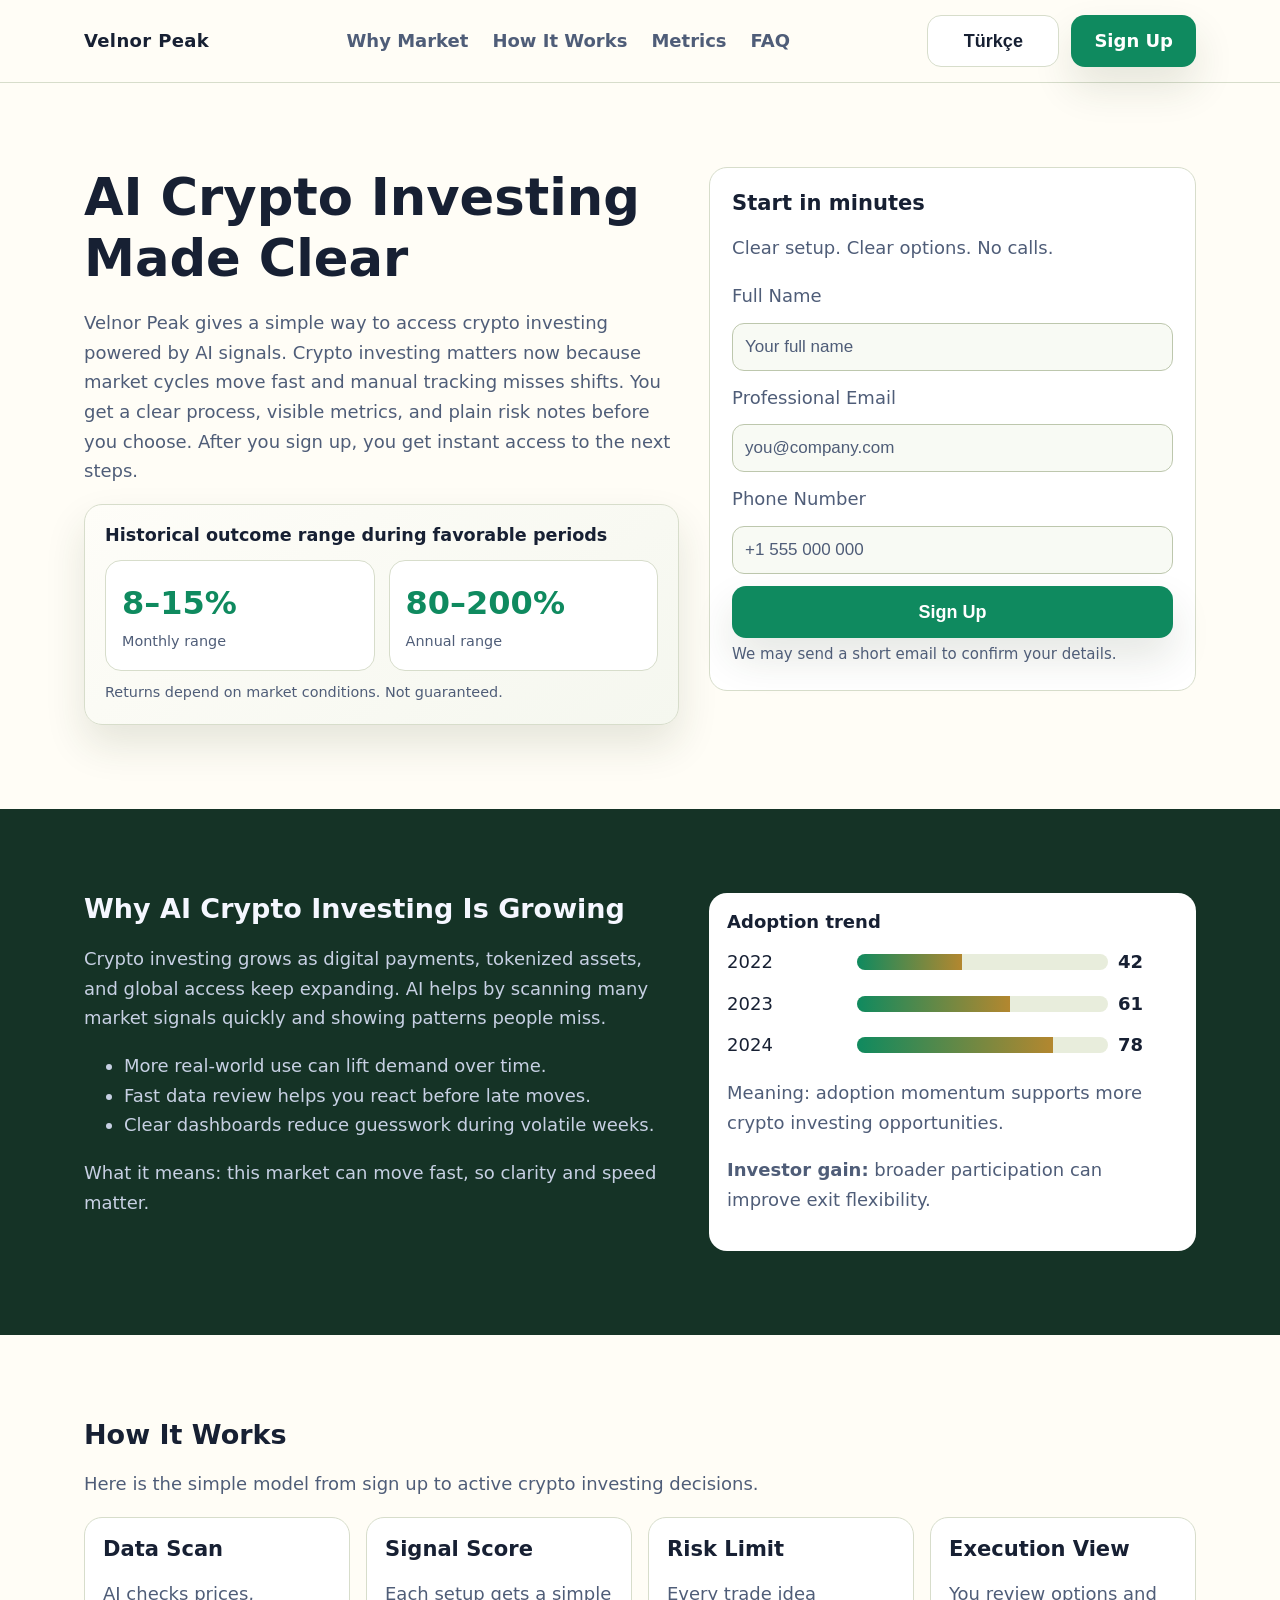
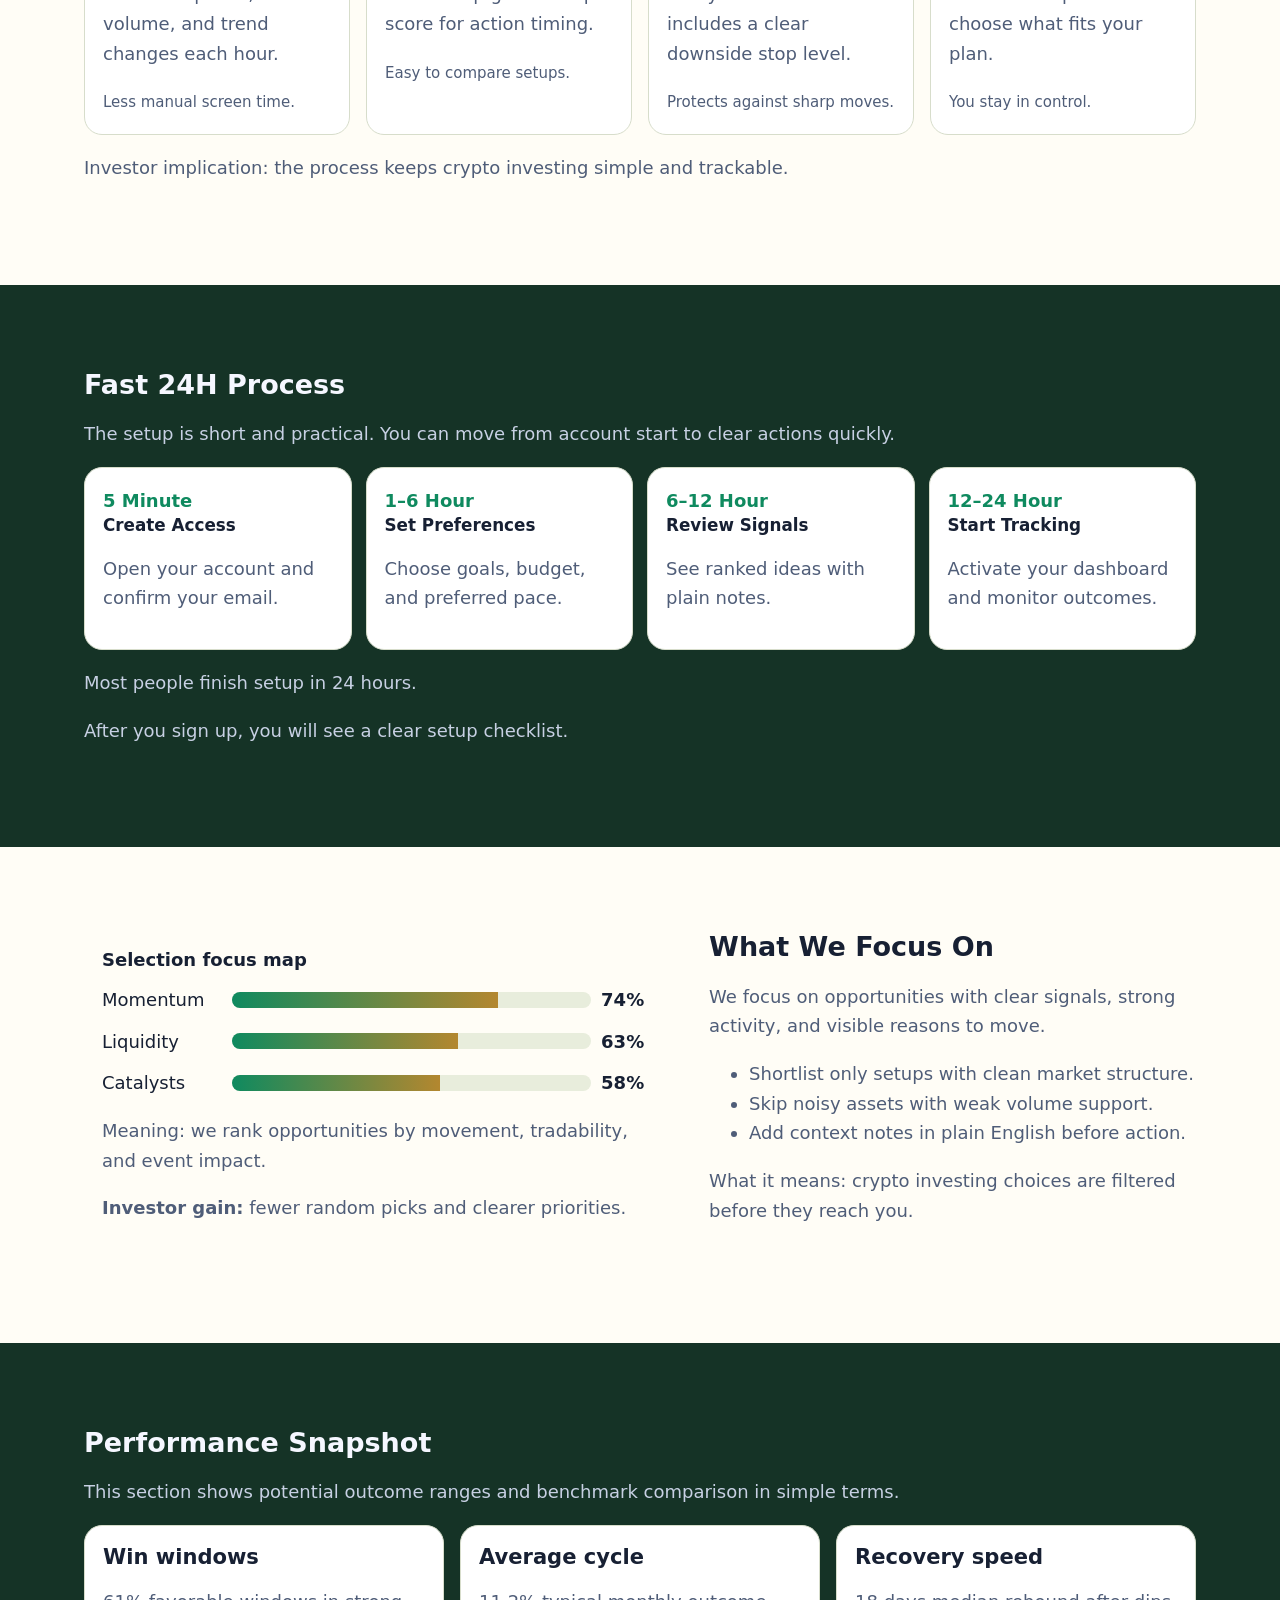
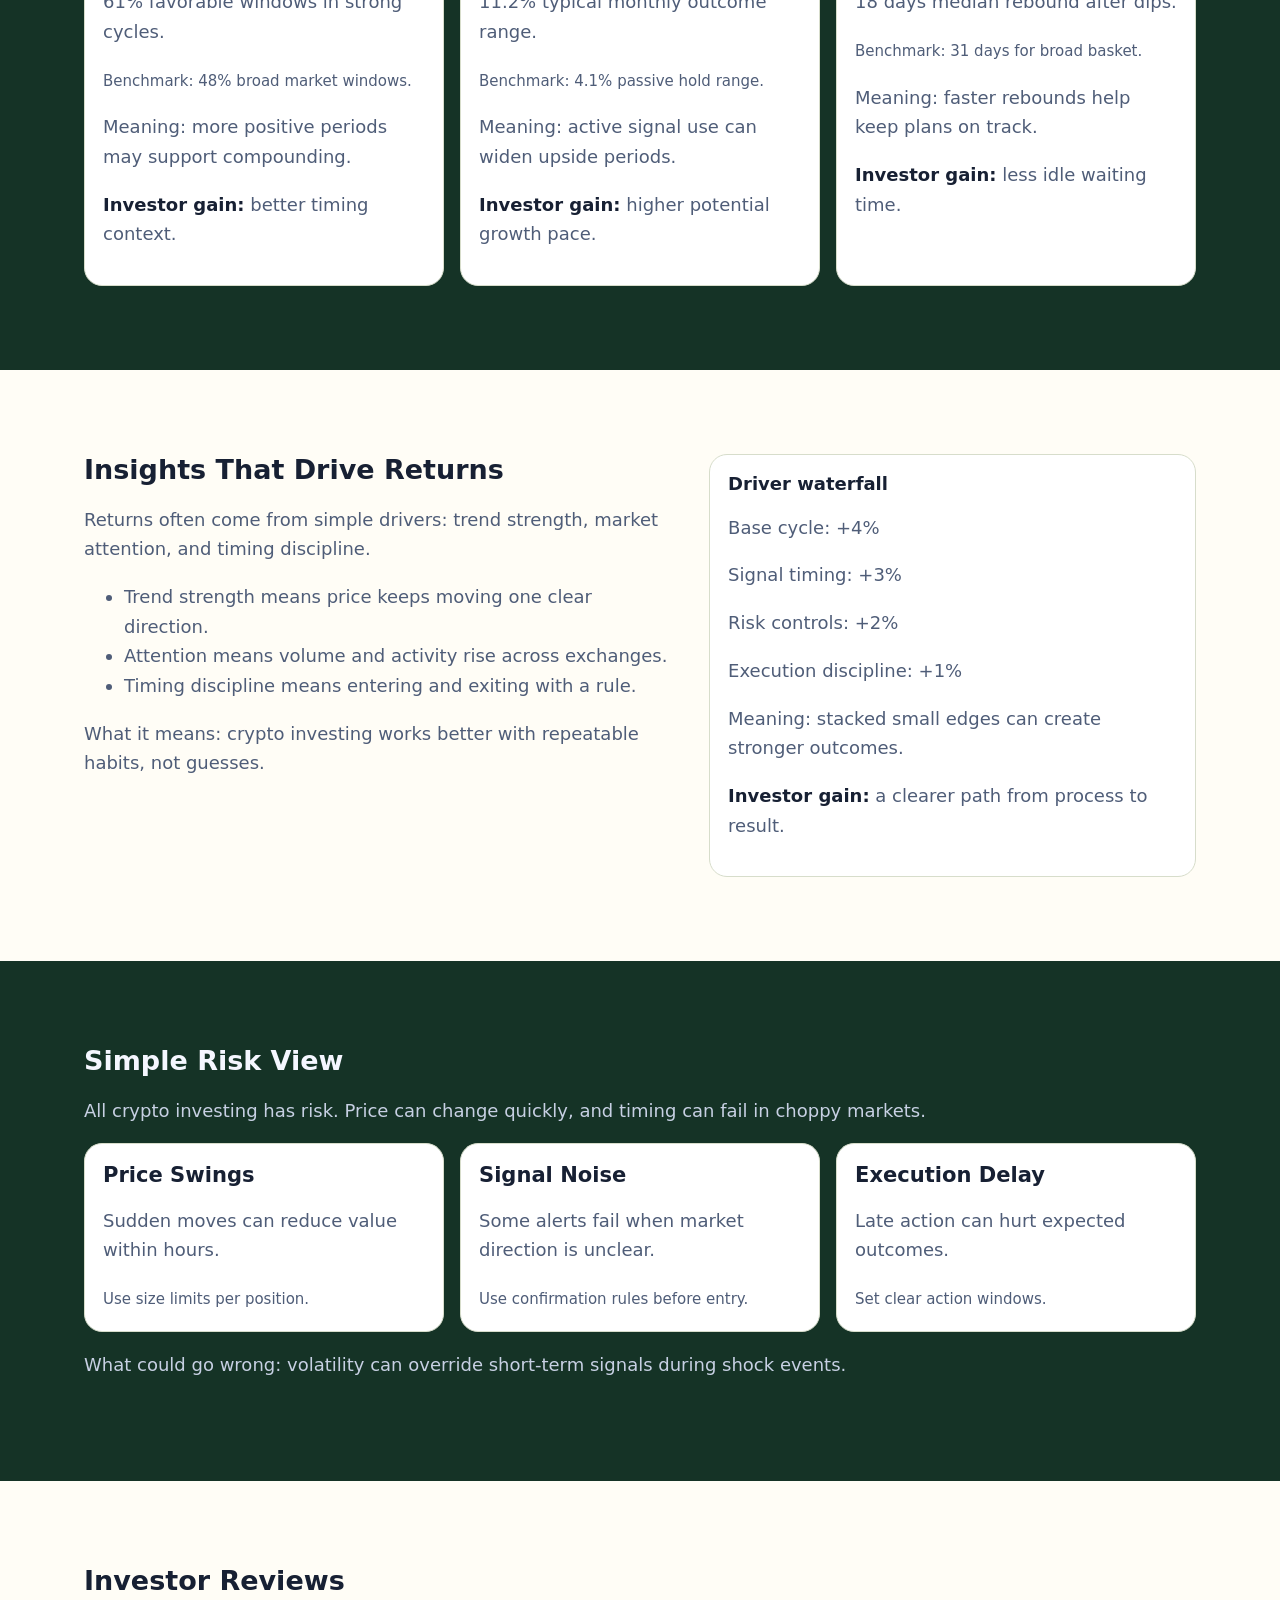
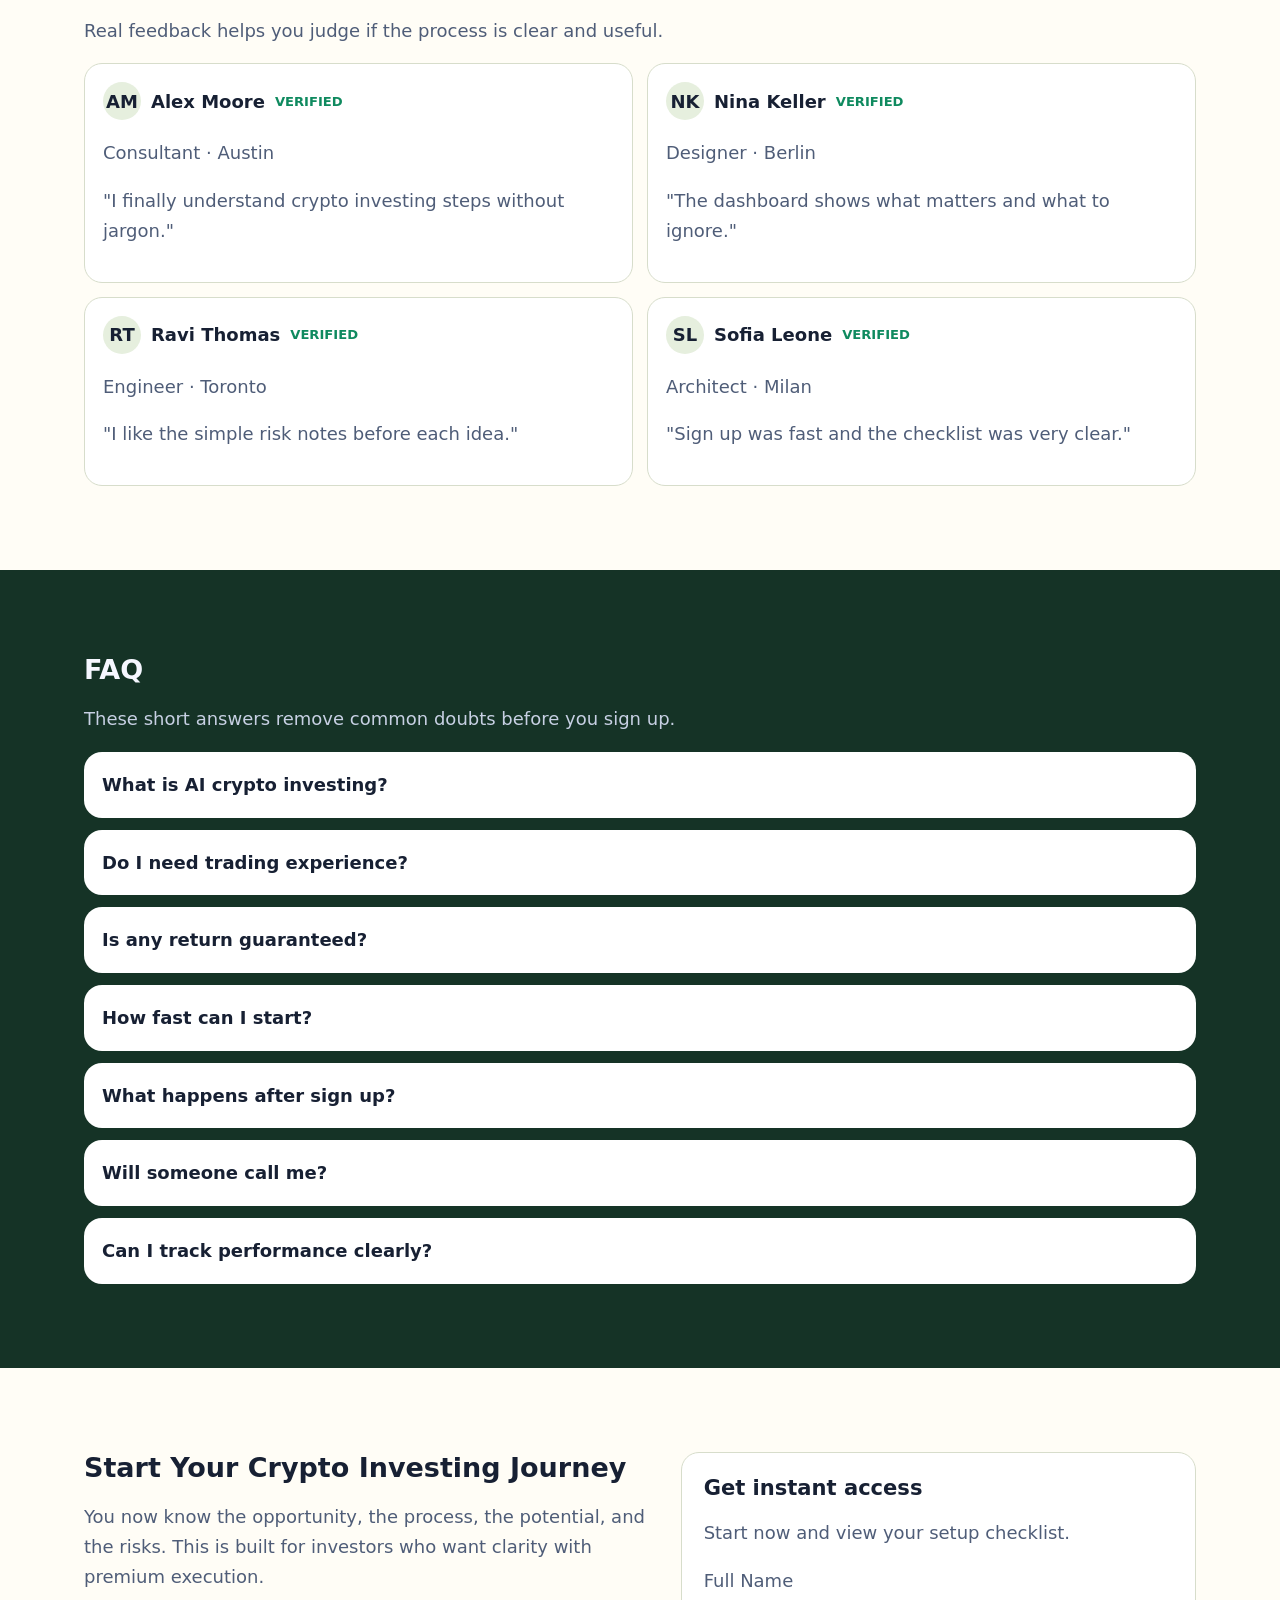
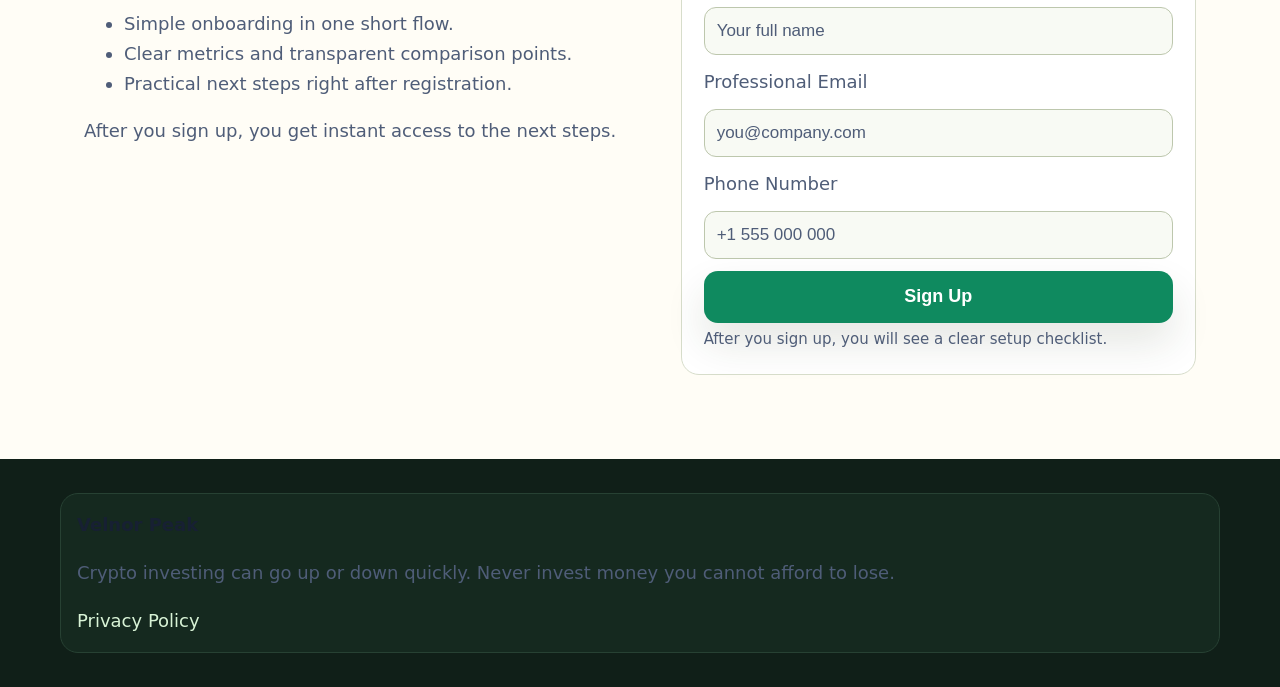
<file: tr/index.html>
<!doctype html>
<html lang="en">
<head>
  <meta charset="UTF-8">
  <meta name="viewport" content="width=device-width, initial-scale=1.0">
  <title>Velnor Peak | AI Crypto Investing for Clear Growth (Türkçe)</title>
  <meta name="description" content="Türkçe page in English: clear crypto investing steps, risks, metrics, and sign up flow within 24 hours.">
  <link rel="canonical" href="https://velnorpeak.com/tr/index.html">
  <link rel="alternate" hreflang="en" href="https://velnorpeak.com/index.html">
  <link rel="alternate" hreflang="de" href="https://velnorpeak.com/de/index.html">
  <link rel="alternate" hreflang="fr" href="https://velnorpeak.com/fr/index.html">
  <link rel="alternate" hreflang="es" href="https://velnorpeak.com/es/index.html">
  <link rel="alternate" hreflang="it" href="https://velnorpeak.com/it/index.html">
  <link rel="alternate" hreflang="tr" href="https://velnorpeak.com/tr/index.html">
  <link rel="alternate" hreflang="pt" href="https://velnorpeak.com/pt/index.html">
  <link rel="alternate" hreflang="ja" href="https://velnorpeak.com/jp/index.html">
  <link rel="alternate" hreflang="sk" href="https://velnorpeak.com/sk/index.html">
  <link rel="alternate" hreflang="nl-BE" href="https://velnorpeak.com/be/index.html">
  <link rel="alternate" hreflang="x-default" href="https://velnorpeak.com/index.html">
  <meta property="og:title" content="Velnor Peak | AI Crypto Investing for Clear Growth (Türkçe)">
  <meta property="og:description" content="Türkçe page in English: clear crypto investing steps, risks, metrics, and sign up flow within 24 hours.">
  <meta property="og:type" content="website">
  <meta property="og:url" content="https://velnorpeak.com/tr/index.html">
  <meta property="twitter:card" content="summary_large_image">
  <meta property="twitter:title" content="Velnor Peak | AI Crypto Investing for Clear Growth (Türkçe)">
  <meta property="twitter:description" content="Türkçe page in English: clear crypto investing steps, risks, metrics, and sign up flow within 24 hours.">
  <link rel="stylesheet" href="../assets/style.css">
</head>
<body>
<header class="header">
  <div class="container header-inner">
    <a class="brand" href="../index.html">Velnor Peak</a>
    <nav class="nav" aria-label="Primary navigation">
      <a href="#market">Why Market</a><a href="#model">How It Works</a><a href="#metrics">Metrics</a><a href="#faq">FAQ</a>
    </nav>
    <div class="right-tools">
      <div class="lang-wrap">
        <button class="lang-current" aria-expanded="false">Türkçe</button>
        <div class="lang-menu">
<a href="../index.html"><svg class="flag" viewBox="0 0 20 14" aria-hidden="true"><rect width="20" height="14" fill="#012169"/><rect y="6" width="20" height="2" fill="#fff"/><rect x="9" width="2" height="14" fill="#fff"/></svg>English</a>
<a href="../de/index.html"><svg class="flag" viewBox="0 0 20 14" aria-hidden="true"><rect width="20" height="4.7" fill="#111"/><rect y="4.7" width="20" height="4.7" fill="#d00"/><rect y="9.4" width="20" height="4.6" fill="#ffce00"/></svg>Deutsch</a>
<a href="../fr/index.html"><svg class="flag" viewBox="0 0 20 14" aria-hidden="true"><rect width="6.6" height="14" fill="#0055a4"/><rect x="6.6" width="6.8" height="14" fill="#fff"/><rect x="13.4" width="6.6" height="14" fill="#ef4135"/></svg>Français</a>
<a href="../es/index.html"><svg class="flag" viewBox="0 0 20 14" aria-hidden="true"><rect width="20" height="14" fill="#aa151b"/><rect y="4" width="20" height="6" fill="#f1bf00"/></svg>Español</a>
<a href="../it/index.html"><svg class="flag" viewBox="0 0 20 14" aria-hidden="true"><rect width="6.6" height="14" fill="#009246"/><rect x="6.6" width="6.8" height="14" fill="#fff"/><rect x="13.4" width="6.6" height="14" fill="#ce2b37"/></svg>Italiano</a>
<a href="../tr/index.html"><svg class="flag" viewBox="0 0 20 14" aria-hidden="true"><rect width="20" height="14" fill="#e30a17"/><circle cx="8" cy="7" r="3.2" fill="#fff"/><circle cx="8.8" cy="7" r="2.5" fill="#e30a17"/></svg>Türkçe</a>
<a href="../pt/index.html"><svg class="flag" viewBox="0 0 20 14" aria-hidden="true"><rect width="8" height="14" fill="#046a38"/><rect x="8" width="12" height="14" fill="#da291c"/></svg>Português</a>
<a href="../jp/index.html"><svg class="flag" viewBox="0 0 20 14" aria-hidden="true"><rect width="20" height="14" fill="#fff"/><circle cx="10" cy="7" r="3.2" fill="#bc002d"/></svg>日本語</a>
<a href="../sk/index.html"><svg class="flag" viewBox="0 0 20 14" aria-hidden="true"><rect width="20" height="4.7" fill="#fff"/><rect y="4.7" width="20" height="4.7" fill="#0b4ea2"/><rect y="9.4" width="20" height="4.6" fill="#ee1c25"/></svg>Slovak</a>
<a href="../be/index.html"><svg class="flag" viewBox="0 0 20 14" aria-hidden="true"><rect width="6.6" height="14" fill="#000"/><rect x="6.6" width="6.8" height="14" fill="#ffd90c"/><rect x="13.4" width="6.6" height="14" fill="#ef3340"/></svg>Nederlands (BE)</a>
</div>
      </div>
      <a class="btn" href="#signup-final">Sign Up</a>
      <button id="mobileToggle" class="btn mobile-toggle" aria-label="Open menu">☰</button>
    </div>
  </div>
</header>

<div id="mobileDrawer" class="drawer" aria-hidden="true">
  <div class="drawer-backdrop"></div>
  <div class="drawer-panel">
    <button id="drawerClose" class="icon-btn" aria-label="Close menu">×</button>
    <nav class="drawer-nav" aria-label="Mobile navigation">
      <a href="#market">Why Market</a><a href="#model">How It Works</a><a href="#focus">Focus</a><a href="#metrics">Metrics</a><a href="#reviews">Reviews</a><a href="#faq">FAQ</a>
    </nav>
    <div class="lang-wrap">
      <button class="lang-current" aria-expanded="false">Türkçe</button>
      <div class="lang-menu">
<a href="../index.html"><svg class="flag" viewBox="0 0 20 14" aria-hidden="true"><rect width="20" height="14" fill="#012169"/><rect y="6" width="20" height="2" fill="#fff"/><rect x="9" width="2" height="14" fill="#fff"/></svg>English</a>
<a href="../de/index.html"><svg class="flag" viewBox="0 0 20 14" aria-hidden="true"><rect width="20" height="4.7" fill="#111"/><rect y="4.7" width="20" height="4.7" fill="#d00"/><rect y="9.4" width="20" height="4.6" fill="#ffce00"/></svg>Deutsch</a>
<a href="../fr/index.html"><svg class="flag" viewBox="0 0 20 14" aria-hidden="true"><rect width="6.6" height="14" fill="#0055a4"/><rect x="6.6" width="6.8" height="14" fill="#fff"/><rect x="13.4" width="6.6" height="14" fill="#ef4135"/></svg>Français</a>
<a href="../es/index.html"><svg class="flag" viewBox="0 0 20 14" aria-hidden="true"><rect width="20" height="14" fill="#aa151b"/><rect y="4" width="20" height="6" fill="#f1bf00"/></svg>Español</a>
<a href="../it/index.html"><svg class="flag" viewBox="0 0 20 14" aria-hidden="true"><rect width="6.6" height="14" fill="#009246"/><rect x="6.6" width="6.8" height="14" fill="#fff"/><rect x="13.4" width="6.6" height="14" fill="#ce2b37"/></svg>Italiano</a>
<a href="../tr/index.html"><svg class="flag" viewBox="0 0 20 14" aria-hidden="true"><rect width="20" height="14" fill="#e30a17"/><circle cx="8" cy="7" r="3.2" fill="#fff"/><circle cx="8.8" cy="7" r="2.5" fill="#e30a17"/></svg>Türkçe</a>
<a href="../pt/index.html"><svg class="flag" viewBox="0 0 20 14" aria-hidden="true"><rect width="8" height="14" fill="#046a38"/><rect x="8" width="12" height="14" fill="#da291c"/></svg>Português</a>
<a href="../jp/index.html"><svg class="flag" viewBox="0 0 20 14" aria-hidden="true"><rect width="20" height="14" fill="#fff"/><circle cx="10" cy="7" r="3.2" fill="#bc002d"/></svg>日本語</a>
<a href="../sk/index.html"><svg class="flag" viewBox="0 0 20 14" aria-hidden="true"><rect width="20" height="4.7" fill="#fff"/><rect y="4.7" width="20" height="4.7" fill="#0b4ea2"/><rect y="9.4" width="20" height="4.6" fill="#ee1c25"/></svg>Slovak</a>
<a href="../be/index.html"><svg class="flag" viewBox="0 0 20 14" aria-hidden="true"><rect width="6.6" height="14" fill="#000"/><rect x="6.6" width="6.8" height="14" fill="#ffd90c"/><rect x="13.4" width="6.6" height="14" fill="#ef3340"/></svg>Nederlands (BE)</a>
</div>
    </div>
    <p></p>
    <a class="btn" href="#signup-final">Sign Up</a>
  </div>
</div>

<main>
<section class="section light hero">
  <div class="container hero-grid reveal">
    <div>
      <h1>AI Crypto Investing Made Clear</h1>
      <p>Velnor Peak gives a simple way to access crypto investing powered by AI signals. Crypto investing matters now because market cycles move fast and manual tracking misses shifts. You get a clear process, visible metrics, and plain risk notes before you choose. After you sign up, you get instant access to the next steps.</p>
      <div class="hero-panel">
        <h4>Historical outcome range during favorable periods</h4>
        <div class="range">
          <div class="range-box"><div class="range-num">8–15%</div><div class="range-label">Monthly range</div></div>
          <div class="range-box"><div class="range-num">80–200%</div><div class="range-label">Annual range</div></div>
        </div>
        <div class="disclaimer">Returns depend on market conditions. Not guaranteed.</div>
      </div>
    </div>
    <form class="form-card" aria-label="Hero signup form">
      <h3 class="form-title">Start in minutes</h3>
      <p class="form-sub">Clear setup. Clear options. No calls.</p>
      <div class="form-stack">
        <label for="name-top">Full Name</label><input id="name-top" name="name" placeholder="Your full name" required>
        <label for="mail-top">Professional Email</label><input id="mail-top" type="email" name="email" placeholder="you@company.com" required>
        <label for="phone-top">Phone Number</label><input id="phone-top" type="tel" name="phone" placeholder="+1 555 000 000" required>
        <button class="btn" type="submit">Sign Up</button>
      </div>
      <small>We may send a short email to confirm your details.</small>
    </form>
  </div>
</section>

<section id="market" class="section dark">
  <div class="container two-col reveal">
    <div>
      <h2>Why AI Crypto Investing Is Growing</h2>
      <p>Crypto investing grows as digital payments, tokenized assets, and global access keep expanding. AI helps by scanning many market signals quickly and showing patterns people miss.</p>
      <ul>
        <li>More real-world use can lift demand over time.</li>
        <li>Fast data review helps you react before late moves.</li>
        <li>Clear dashboards reduce guesswork during volatile weeks.</li>
      </ul>
      <p>What it means: this market can move fast, so clarity and speed matter.</p>
    </div>
    <div class="visual-card">
      <h4>Adoption trend</h4>
      <div class="visual-bars">
        <div class="bar-row"><span>2022</span><div class="bar-track"><div class="bar-fill" style="width:42%"></div></div><strong>42</strong></div>
        <div class="bar-row"><span>2023</span><div class="bar-track"><div class="bar-fill" style="width:61%"></div></div><strong>61</strong></div>
        <div class="bar-row"><span>2024</span><div class="bar-track"><div class="bar-fill" style="width:78%"></div></div><strong>78</strong></div>
      </div>
      <p>Meaning: adoption momentum supports more crypto investing opportunities.</p>
      <p><strong>Investor gain:</strong> broader participation can improve exit flexibility.</p>
    </div>
  </div>
</section>

<section id="model" class="section light">
  <div class="container reveal">
    <h2>How It Works</h2>
    <p>Here is the simple model from sign up to active crypto investing decisions.</p>
    <div class="grid-4">
      <article class="card"><h3>Data Scan</h3><p>AI checks prices, volume, and trend changes each hour.</p><small class="muted">Less manual screen time.</small></article>
      <article class="card"><h3>Signal Score</h3><p>Each setup gets a simple score for action timing.</p><small class="muted">Easy to compare setups.</small></article>
      <article class="card"><h3>Risk Limit</h3><p>Every trade idea includes a clear downside stop level.</p><small class="muted">Protects against sharp moves.</small></article>
      <article class="card"><h3>Execution View</h3><p>You review options and choose what fits your plan.</p><small class="muted">You stay in control.</small></article>
    </div>
    <p>Investor implication: the process keeps crypto investing simple and trackable.</p>
  </div>
</section>

<section class="section dark">
  <div class="container reveal">
    <h2>Fast 24H Process</h2>
    <p>The setup is short and practical. You can move from account start to clear actions quickly.</p>
    <div class="process-grid">
      <article class="process-card card"><div class="time">5 Minute</div><h4>Create Access</h4><p>Open your account and confirm your email.</p></article>
      <article class="process-card card"><div class="time">1–6 Hour</div><h4>Set Preferences</h4><p>Choose goals, budget, and preferred pace.</p></article>
      <article class="process-card card"><div class="time">6–12 Hour</div><h4>Review Signals</h4><p>See ranked ideas with plain notes.</p></article>
      <article class="process-card card"><div class="time">12–24 Hour</div><h4>Start Tracking</h4><p>Activate your dashboard and monitor outcomes.</p></article>
    </div>
    <p>Most people finish setup in 24 hours.</p>
    <p>After you sign up, you will see a clear setup checklist.</p>
  </div>
</section>

<section id="focus" class="section light">
  <div class="container two-col reveal">
    <div class="visual-card">
      <h4>Selection focus map</h4>
      <div class="visual-bars">
        <div class="bar-row"><span>Momentum</span><div class="bar-track"><div class="bar-fill" style="width:74%"></div></div><strong>74%</strong></div>
        <div class="bar-row"><span>Liquidity</span><div class="bar-track"><div class="bar-fill" style="width:63%"></div></div><strong>63%</strong></div>
        <div class="bar-row"><span>Catalysts</span><div class="bar-track"><div class="bar-fill" style="width:58%"></div></div><strong>58%</strong></div>
      </div>
      <p>Meaning: we rank opportunities by movement, tradability, and event impact.</p>
      <p><strong>Investor gain:</strong> fewer random picks and clearer priorities.</p>
    </div>
    <div>
      <h2>What We Focus On</h2>
      <p>We focus on opportunities with clear signals, strong activity, and visible reasons to move.</p>
      <ul>
        <li>Shortlist only setups with clean market structure.</li>
        <li>Skip noisy assets with weak volume support.</li>
        <li>Add context notes in plain English before action.</li>
      </ul>
      <p>What it means: crypto investing choices are filtered before they reach you.</p>
    </div>
  </div>
</section>

<section id="metrics" class="section dark">
  <div class="container reveal">
    <h2>Performance Snapshot</h2>
    <p>This section shows potential outcome ranges and benchmark comparison in simple terms.</p>
    <div class="grid-3">
      <article class="kpi-card card"><h3>Win windows</h3><p>61% favorable windows in strong cycles.</p><small>Benchmark: 48% broad market windows.</small><p>Meaning: more positive periods may support compounding.</p><p><strong>Investor gain:</strong> better timing context.</p></article>
      <article class="kpi-card card"><h3>Average cycle</h3><p>11.2% typical monthly outcome range.</p><small>Benchmark: 4.1% passive hold range.</small><p>Meaning: active signal use can widen upside periods.</p><p><strong>Investor gain:</strong> higher potential growth pace.</p></article>
      <article class="kpi-card card"><h3>Recovery speed</h3><p>18 days median rebound after dips.</p><small>Benchmark: 31 days for broad basket.</small><p>Meaning: faster rebounds help keep plans on track.</p><p><strong>Investor gain:</strong> less idle waiting time.</p></article>
    </div>
  </div>
</section>

<section class="section light">
  <div class="container two-col reveal">
    <div>
      <h2>Insights That Drive Returns</h2>
      <p>Returns often come from simple drivers: trend strength, market attention, and timing discipline.</p>
      <ul>
        <li>Trend strength means price keeps moving one clear direction.</li>
        <li>Attention means volume and activity rise across exchanges.</li>
        <li>Timing discipline means entering and exiting with a rule.</li>
      </ul>
      <p>What it means: crypto investing works better with repeatable habits, not guesses.</p>
    </div>
    <div class="card">
      <h4>Driver waterfall</h4>
      <p>Base cycle: +4%</p>
      <p>Signal timing: +3%</p>
      <p>Risk controls: +2%</p>
      <p>Execution discipline: +1%</p>
      <p>Meaning: stacked small edges can create stronger outcomes.</p>
      <p><strong>Investor gain:</strong> a clearer path from process to result.</p>
    </div>
  </div>
</section>

<section class="section dark">
  <div class="container reveal">
    <h2>Simple Risk View</h2>
    <p>All crypto investing has risk. Price can change quickly, and timing can fail in choppy markets.</p>
    <div class="grid-3">
      <article class="card"><h3>Price Swings</h3><p>Sudden moves can reduce value within hours.</p><small>Use size limits per position.</small></article>
      <article class="card"><h3>Signal Noise</h3><p>Some alerts fail when market direction is unclear.</p><small>Use confirmation rules before entry.</small></article>
      <article class="card"><h3>Execution Delay</h3><p>Late action can hurt expected outcomes.</p><small>Set clear action windows.</small></article>
    </div>
    <p>What could go wrong: volatility can override short-term signals during shock events.</p>
  </div>
</section>

<section id="reviews" class="section light">
  <div class="container reveal">
    <h2>Investor Reviews</h2>
    <p>Real feedback helps you judge if the process is clear and useful.</p>
    <div class="reviews">
      <article class="review-card card"><div class="review-head"><div class="avatar">AM</div><strong>Alex Moore</strong><span class="verified">VERIFIED</span></div><p>Consultant · Austin</p><p>"I finally understand crypto investing steps without jargon."</p></article>
      <article class="review-card card"><div class="review-head"><div class="avatar">NK</div><strong>Nina Keller</strong><span class="verified">VERIFIED</span></div><p>Designer · Berlin</p><p>"The dashboard shows what matters and what to ignore."</p></article>
      <article class="review-card card"><div class="review-head"><div class="avatar">RT</div><strong>Ravi Thomas</strong><span class="verified">VERIFIED</span></div><p>Engineer · Toronto</p><p>"I like the simple risk notes before each idea."</p></article>
      <article class="review-card card"><div class="review-head"><div class="avatar">SL</div><strong>Sofia Leone</strong><span class="verified">VERIFIED</span></div><p>Architect · Milan</p><p>"Sign up was fast and the checklist was very clear."</p></article>
    </div>
  </div>
</section>

<section id="faq" class="section dark">
  <div class="container reveal">
    <h2>FAQ</h2>
    <p>These short answers remove common doubts before you sign up.</p>
    <div class="faq-list">
      <details class="faq-item"><summary>What is AI crypto investing?</summary><div class="faq-content"><p>It uses software to read market data and highlight possible crypto investing moves.</p></div></details>
      <details class="faq-item"><summary>Do I need trading experience?</summary><div class="faq-content"><p>No. The flow is guided and each step uses simple language.</p></div></details>
      <details class="faq-item"><summary>Is any return guaranteed?</summary><div class="faq-content"><p>No. Returns depend on market conditions. Not guaranteed.</p></div></details>
      <details class="faq-item"><summary>How fast can I start?</summary><div class="faq-content"><p>Most people complete setup in 24 hours and can review options right away.</p></div></details>
      <details class="faq-item"><summary>What happens after sign up?</summary><div class="faq-content"><p>After you sign up, you can review the options and choose what to do next.</p></div></details>
      <details class="faq-item"><summary>Will someone call me?</summary><div class="faq-content"><p>No calls are required. We may send a short email to confirm your details.</p></div></details>
      <details class="faq-item"><summary>Can I track performance clearly?</summary><div class="faq-content"><p>Yes. You see transparent metrics, comparisons, and plain-language notes.</p></div></details>
    </div>
  </div>
</section>

<section id="signup-final" class="section light">
  <div class="container final-wrap reveal">
    <div>
      <h2>Start Your Crypto Investing Journey</h2>
      <p>You now know the opportunity, the process, the potential, and the risks. This is built for investors who want clarity with premium execution.</p>
      <ul>
        <li>Simple onboarding in one short flow.</li>
        <li>Clear metrics and transparent comparison points.</li>
        <li>Practical next steps right after registration.</li>
      </ul>
      <p>After you sign up, you get instant access to the next steps.</p>
    </div>
    <form class="form-card" aria-label="Final signup form">
      <h3>Get instant access</h3>
      <p>Start now and view your setup checklist.</p>
      <div class="form-stack">
        <label for="name-bottom">Full Name</label><input id="name-bottom" name="name" placeholder="Your full name" required>
        <label for="mail-bottom">Professional Email</label><input id="mail-bottom" type="email" name="email" placeholder="you@company.com" required>
        <label for="phone-bottom">Phone Number</label><input id="phone-bottom" type="tel" name="phone" placeholder="+1 555 000 000" required>
        <button class="btn" type="submit">Sign Up</button>
      </div>
      <small>After you sign up, you will see a clear setup checklist.</small>
    </form>
  </div>
</section>
</main>

<footer class="footer">
  <div class="container footer-panel">
    <strong>Velnor Peak</strong>
    <p>Crypto investing can go up or down quickly. Never invest money you cannot afford to lose.</p>
    <a href="#" data-open-privacy>Privacy Policy</a>
  </div>
</footer>

<div id="privacyModal" class="modal" role="dialog" aria-modal="true" aria-labelledby="privacyTitle">
  <div class="modal-card">
    <div class="modal-head"><h3 id="privacyTitle">Privacy Policy</h3><button id="privacyCloseX" class="icon-btn" aria-label="Close privacy modal">×</button></div>
    <p><strong>Introduction:</strong> We explain clearly how your data is used and protected.</p>
    <p><strong>Data collection:</strong> We collect your name, email, phone number, and basic usage logs.</p>
    <p><strong>Legal basis:</strong> We process data to provide access, support your account, and meet legal duties.</p>
    <p><strong>Cookies:</strong> Cookies help keep sessions active, remember settings, and measure page performance.</p>
    <p><strong>Retention:</strong> We keep personal data only as long as needed for service and legal obligations.</p>
    <p><strong>Third-party sharing:</strong> We share limited data with trusted providers for hosting, analytics, and email delivery.</p>
    <p><strong>Security:</strong> We use encryption, access controls, and monitoring to reduce unauthorized access risks.</p>
    <p><strong>User rights:</strong> You can request access, correction, deletion, restriction, or portability of your personal data.</p>
    <p><strong>International transfers:</strong> Data may move across countries with safeguards for equivalent protection levels.</p>
    <p><strong>Industry risk disclosure:</strong> Investment data may include market volatility indicators and scenario outcomes.</p>
    <p><strong>Contact:</strong> privacy@velnorpeak.com for any privacy request or complaint.</p>
    <div class="modal-footer"><button id="privacyCloseBtn" class="btn" type="button">Close</button></div>
  </div>
</div>

<script type="application/ld+json">{"@context":"https://schema.org","@type":"Organization","name":"Velnor Peak","url":"https://velnorpeak.com","email":"hello@velnorpeak.com"}</script>
<script type="application/ld+json">{"@context":"https://schema.org","@type":"WebSite","name":"Velnor Peak","url":"https://velnorpeak.com"}</script>
<script type="application/ld+json">{"@context":"https://schema.org","@type":"FAQPage","mainEntity":[{"@type":"Question","name":"What is AI crypto investing?","acceptedAnswer":{"@type":"Answer","text":"It uses software to read market data and highlight possible crypto investing moves."}},{"@type":"Question","name":"Is any return guaranteed?","acceptedAnswer":{"@type":"Answer","text":"No. Returns depend on market conditions. Not guaranteed."}}]}</script>
<script type="application/ld+json">{"@context":"https://schema.org","@type":"Review","itemReviewed":{"@type":"Service","name":"Velnor Peak"},"author":{"@type":"Person","name":"Alex Moore"},"reviewBody":"I finally understand crypto investing steps without jargon."}</script>
<script src="../assets/app.js" defer></script>
</body>
</html>
</file>
<file: assets/style.css>
/* PALETTE MODE: EMERALD GOLD */
/* VISUAL MOOD: Warm executive minimal */
:root{
  --text-strong: #172033;
  --text-muted: #4f5d78;
  --text-on-dark: #f5f7ff;
  --text-muted-on-dark: #c7d0e3;
  --surface-0: #f8f8f2;
  --surface-1: #fffdf6;
  --surface-2: #153326;
  --surface-card: #ffffff;
  --border-subtle: #d7ddcb;
  --input-bg: #f8faf4;
  --input-border: #bdc7ad;
  --focus-ring: #9ec58a;
  --shadow-soft: 0 20px 40px rgba(39, 58, 24, 0.12);
  --accent: #0f8a5f;
  --accent-2: #b3872f;
  --btn-height: 52px;
}

*{box-sizing:border-box}
html, body { overflow-x: hidden; }
body{
  margin:0;
  font-family: Inter, ui-sans-serif, system-ui, -apple-system, Segoe UI, Roboto, Helvetica, Arial, sans-serif;
  background:var(--surface-0);
  color: var(--text-strong);
  font-size:18px;
  line-height:1.65;
}

h1, h2, h3, h4, h5, h6{ color: inherit; line-height:1.2; margin:0 0 14px; }
p, li, small, label{ color: inherit; }
a{color:var(--accent); text-decoration:none}
a:hover{text-decoration:underline}

.container{max-width:1160px; margin:0 auto; padding-inline:24px; width:100%;}
.section{padding:84px 0; position:relative; overflow:hidden;}
.section.light { background: var(--surface-1); color: var(--text-strong); }
.section.light p, .section.light li { color: var(--text-muted); }

.section.dark { background: var(--surface-2); color: var(--text-on-dark); }
.section.dark p, .section.dark li { color: var(--text-muted-on-dark); }

.section.light small,
.section.light label{ color: var(--text-muted); }
.section.dark small,
.section.dark label{ color: var(--text-muted-on-dark); }

p, li, small, label, input, ::placeholder{ opacity:1 !important; }

.header{position:sticky; top:0; z-index:50; background:var(--surface-1); border-bottom:1px solid var(--border-subtle)}
.header-inner{display:flex; justify-content:space-between; align-items:center; min-height:82px; gap:18px;}
.brand{font-weight:800; letter-spacing:.02em; color:var(--text-strong)}
.nav{display:flex; gap:24px; flex-wrap:wrap;}
.nav a{font-weight:600; color:var(--text-muted)}
.right-tools{display:flex; align-items:center; gap:12px;}

.btn,
.lang-current{
  height:var(--btn-height);
  padding:0 22px;
  border-radius:14px;
  border:1px solid transparent;
  font-size:18px;
  display:inline-flex;
  align-items:center;
  justify-content:center;
  font-weight:700;
}
.btn{background:var(--accent); color:#fff; box-shadow:var(--shadow-soft)}
.btn:hover{background:#0c7852; text-decoration:none}
.btn:focus-visible,
.lang-current:focus-visible,
input:focus-visible,
summary:focus-visible,
.icon-btn:focus-visible{
  outline:none;
  box-shadow:0 0 0 4px var(--focus-ring);
}

.lang-wrap{position:relative}
.lang-current{background:var(--surface-card); color:var(--text-strong); border-color:var(--border-subtle); min-width:132px}
.lang-menu{position:absolute; right:0; top:58px; width:240px; background:var(--surface-card); border:1px solid var(--border-subtle); border-radius:16px; box-shadow:var(--shadow-soft); padding:10px; display:none}
.lang-wrap.open .lang-menu{display:block}
.lang-menu a{display:flex; align-items:center; gap:10px; color:var(--text-strong); padding:10px; border-radius:10px}
.lang-menu a:hover{background:var(--input-bg); text-decoration:none}
.flag{width:20px; height:14px; border:1px solid var(--border-subtle); border-radius:3px; flex:0 0 auto}

.hero-grid,.two-col{display:grid; grid-template-columns:1.1fr .9fr; gap:30px; align-items:start}
.hero h1{font-size:clamp(2rem,4vw,3.4rem)}
.hero-panel{background:linear-gradient(145deg,#fefdf8,#f5f7ef); border:1px solid var(--border-subtle); border-radius:22px; padding:20px; box-shadow:var(--shadow-soft);}
.hero-panel h4{font-size:1.1rem}
.range{display:grid; grid-template-columns:1fr 1fr; gap:14px; margin-top:12px}
.range-box{background:var(--surface-card); border:1px solid var(--border-subtle); border-radius:16px; padding:16px}
.range-num{font-size:2rem; font-weight:800; color:var(--accent)}
.range-label{font-size:.9rem; color:var(--text-muted)}
.disclaimer{font-size:.9rem; margin-top:10px; color:var(--text-muted)}

/* CARD CONTRAST LOCK */
.card{
  background: var(--surface-card);
  color: var(--text-strong);
  border: 1px solid var(--border-subtle);
}
.card p, .card li, .card .muted{
  color: var(--text-muted);
}
.section.dark .card{
  background: var(--surface-card);
  color: var(--text-strong);
}
.section.dark .card p, .section.dark .card li, .section.dark .card .muted{
  color: var(--text-muted);
}

/* Absolute bans */
.card, .card * { opacity: 1 !important; }
.card p, .card li { opacity: 1 !important; }

.form-card {
  background: var(--surface-card);
  color: var(--text-strong);
  border: 1px solid var(--border-subtle);
}

.form-card h3, .form-card .form-title { color: var(--text-strong); }
.form-card p, .form-card .form-sub { color: var(--text-muted); }

.form-card label { color: var(--text-muted); }
.form-card input {
  background: var(--input-bg);
  color: var(--text-strong);
  border: 1px solid var(--input-border);
}
.form-card input::placeholder { color: var(--text-muted); }

.form-card input:focus {
  outline: none;
  box-shadow: 0 0 0 4px var(--focus-ring);
  border-color: transparent;
}

.card,
.form-card,
.kpi-card,
.metric-card,
.faq-item,
.review-card,
.process-card,
.visual-card,
.footer-panel,
.hero-panel{ color: var(--text-strong); border-radius:18px; }

.card h3, .card h4, .card strong,
.form-card h3, .form-card h4, .form-card strong,
.kpi-card h3, .metric-card h3,
.faq-item summary,
.review-card h4,
.process-card h4,
.visual-card h4,
.footer-panel h4,
.hero-panel h4{ color: var(--text-strong); }

.card p, .card li, .card small, .card label,
.form-card p, .form-card li, .form-card small, .form-card label,
.kpi-card p, .metric-card p,
.faq-item p,
.review-card p, .review-card small,
.process-card p,
.visual-card p,
.footer-panel p,
.hero-panel p{ color: var(--text-muted); }

.section.dark .card,
.section.dark .form-card,
.section.dark .kpi-card,
.section.dark .metric-card,
.section.dark .faq-item,
.section.dark .review-card,
.section.dark .process-card,
.section.dark .visual-card,
.section.dark .footer-panel,
.section.dark .hero-panel{
  background: var(--surface-card);
  color: var(--text-strong);
}

.section.dark .card h3, .section.dark .card h4, .section.dark .card strong,
.section.dark .form-card h3, .section.dark .form-card h4, .section.dark .form-card strong,
.section.dark .faq-item summary,
.section.dark .review-card h4,
.section.dark .process-card h4,
.section.dark .visual-card h4{ color: var(--text-strong); }

.section.dark .card p, .section.dark .card li, .section.dark .card small, .section.dark .card label,
.section.dark .form-card p, .section.dark .form-card li, .section.dark .form-card small, .section.dark .form-card label,
.section.dark .faq-item p,
.section.dark .review-card p,
.section.dark .process-card p,
.section.dark .visual-card p{ color: var(--text-muted); }

.card *, .form-card *, .faq-item *, .review-card *, .metric-card *{ text-shadow:none !important; }

.grid-3,.grid-4,.grid-2{display:grid; gap:16px}
.grid-2{grid-template-columns:repeat(2,minmax(0,1fr))}
.grid-3{grid-template-columns:repeat(3,minmax(0,1fr))}
.grid-4{grid-template-columns:repeat(4,minmax(0,1fr))}
.grid-2>*,.grid-3>*,.grid-4>*{min-width:0; max-width:100%}
.card,.kpi-card,.visual-card,.process-card,.review-card,.faq-item{padding:18px}
.muted{color:var(--text-muted)}

.form-card{padding:22px}
.form-stack{display:grid; gap:12px}
.form-stack input{height:48px; border-radius:12px; padding:0 12px; font-size:17px; width:100%}

.visual-bars{display:grid; gap:12px}
.bar-row{display:grid; grid-template-columns:120px 1fr 60px; align-items:center; gap:10px}
.bar-track{height:16px; background:#e8eddc; border-radius:999px; overflow:hidden}
.bar-fill{height:100%; background:linear-gradient(90deg,var(--accent),var(--accent-2));}

.process-grid{display:grid; grid-template-columns:repeat(4,minmax(0,1fr)); gap:14px}
.process-card h4{font-size:1.05rem}
.time{font-weight:700; color:var(--accent)}

.reviews{display:grid; gap:14px; grid-template-columns:repeat(2,minmax(0,1fr))}
.review-head{display:flex; align-items:center; gap:10px; flex-wrap:wrap}
.avatar{width:38px; height:38px; border-radius:50%; display:grid; place-items:center; background:#e6efde; font-weight:700}
.verified{font-size:.82rem; color:var(--accent); font-weight:700}

.faq-list{display:grid; gap:12px}
.faq-item summary{cursor:pointer; font-weight:700; list-style:none; display:flex; justify-content:space-between; gap:10px}
.faq-item summary::-webkit-details-marker{display:none}
.faq-content{margin-top:10px}

.final-wrap{display:grid; grid-template-columns:1fr .9fr; gap:24px; align-items:start}

.footer{padding:34px 0; background:#101f18; color:var(--text-on-dark)}
.footer-panel{background:#15291f; border:1px solid #274133; padding:16px}
.footer a{color:#d8f3d6}

.modal{position:fixed; inset:0; background:rgba(8,15,12,.55); display:none; align-items:center; justify-content:center; padding:18px; z-index:100}
.modal.open{display:flex}
.modal-card{background:var(--surface-card); width:min(900px,100%); max-height:90vh; overflow:auto; border-radius:20px; border:1px solid var(--border-subtle); padding:24px}
.modal-head{display:flex; justify-content:space-between; align-items:center}
.icon-btn{background:transparent; border:1px solid var(--border-subtle); border-radius:10px; width:40px; height:40px; font-size:22px; cursor:pointer}
.modal-footer{display:flex; justify-content:flex-start; margin-top:20px}

.mobile-toggle{display:none}
.drawer{position:fixed; inset:0; display:none; z-index:80}
.drawer.open{display:block}
.drawer-backdrop{position:absolute; inset:0; background:rgba(0,0,0,.38)}
.drawer-panel{position:absolute; right:0; top:0; height:100%; width:min(360px,100%); background:var(--surface-card); padding:20px; overflow:auto}
.drawer-nav{display:grid; gap:14px; margin:22px 0}
.no-scroll{overflow:hidden}

.reveal{transform:translateY(16px); transition:transform .5s ease}
.reveal.show{transform:none}

@media (max-width:900px){
  .nav,.right-tools .lang-wrap,.right-tools>.btn{display:none}
  .mobile-toggle{display:inline-flex}
  .hero-grid,.two-col,.final-wrap,.grid-2,.grid-3,.grid-4,.process-grid,.reviews{grid-template-columns:1fr}
  .section{padding:64px 0}
}
</file>
